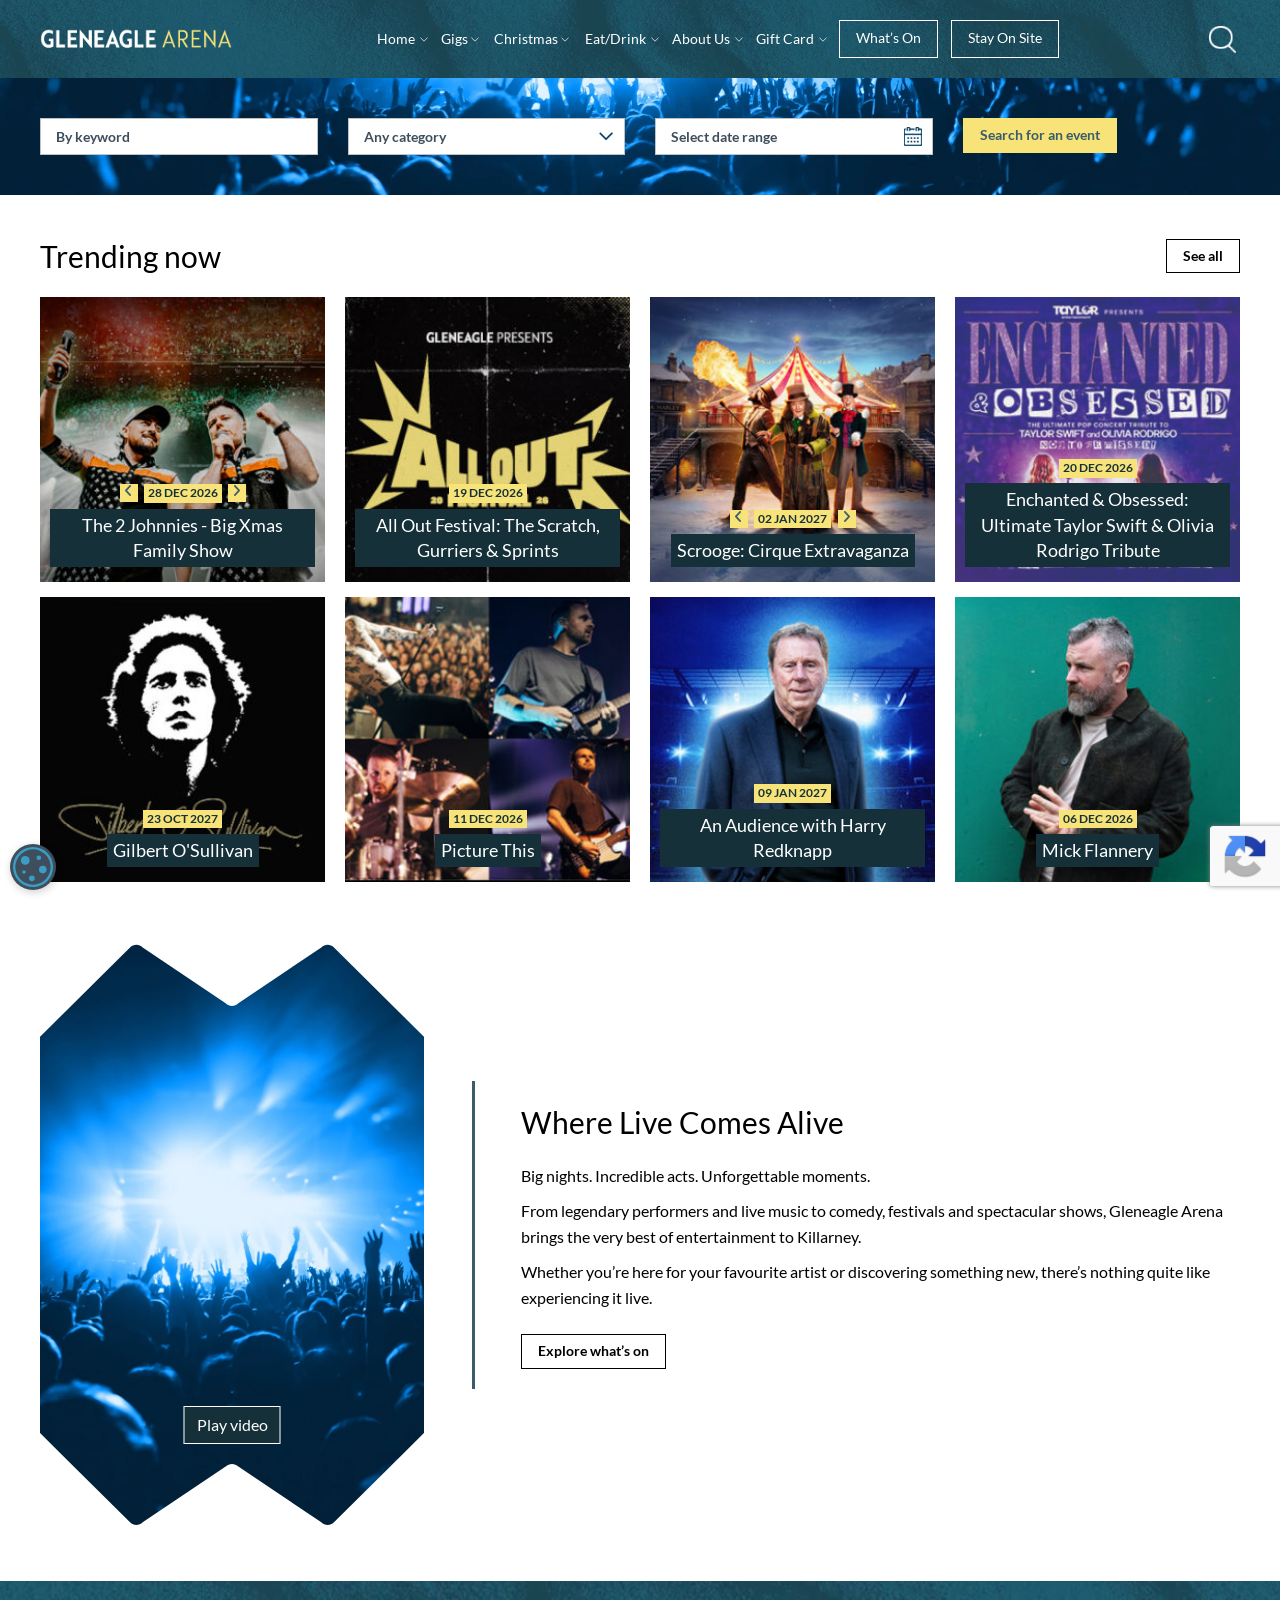
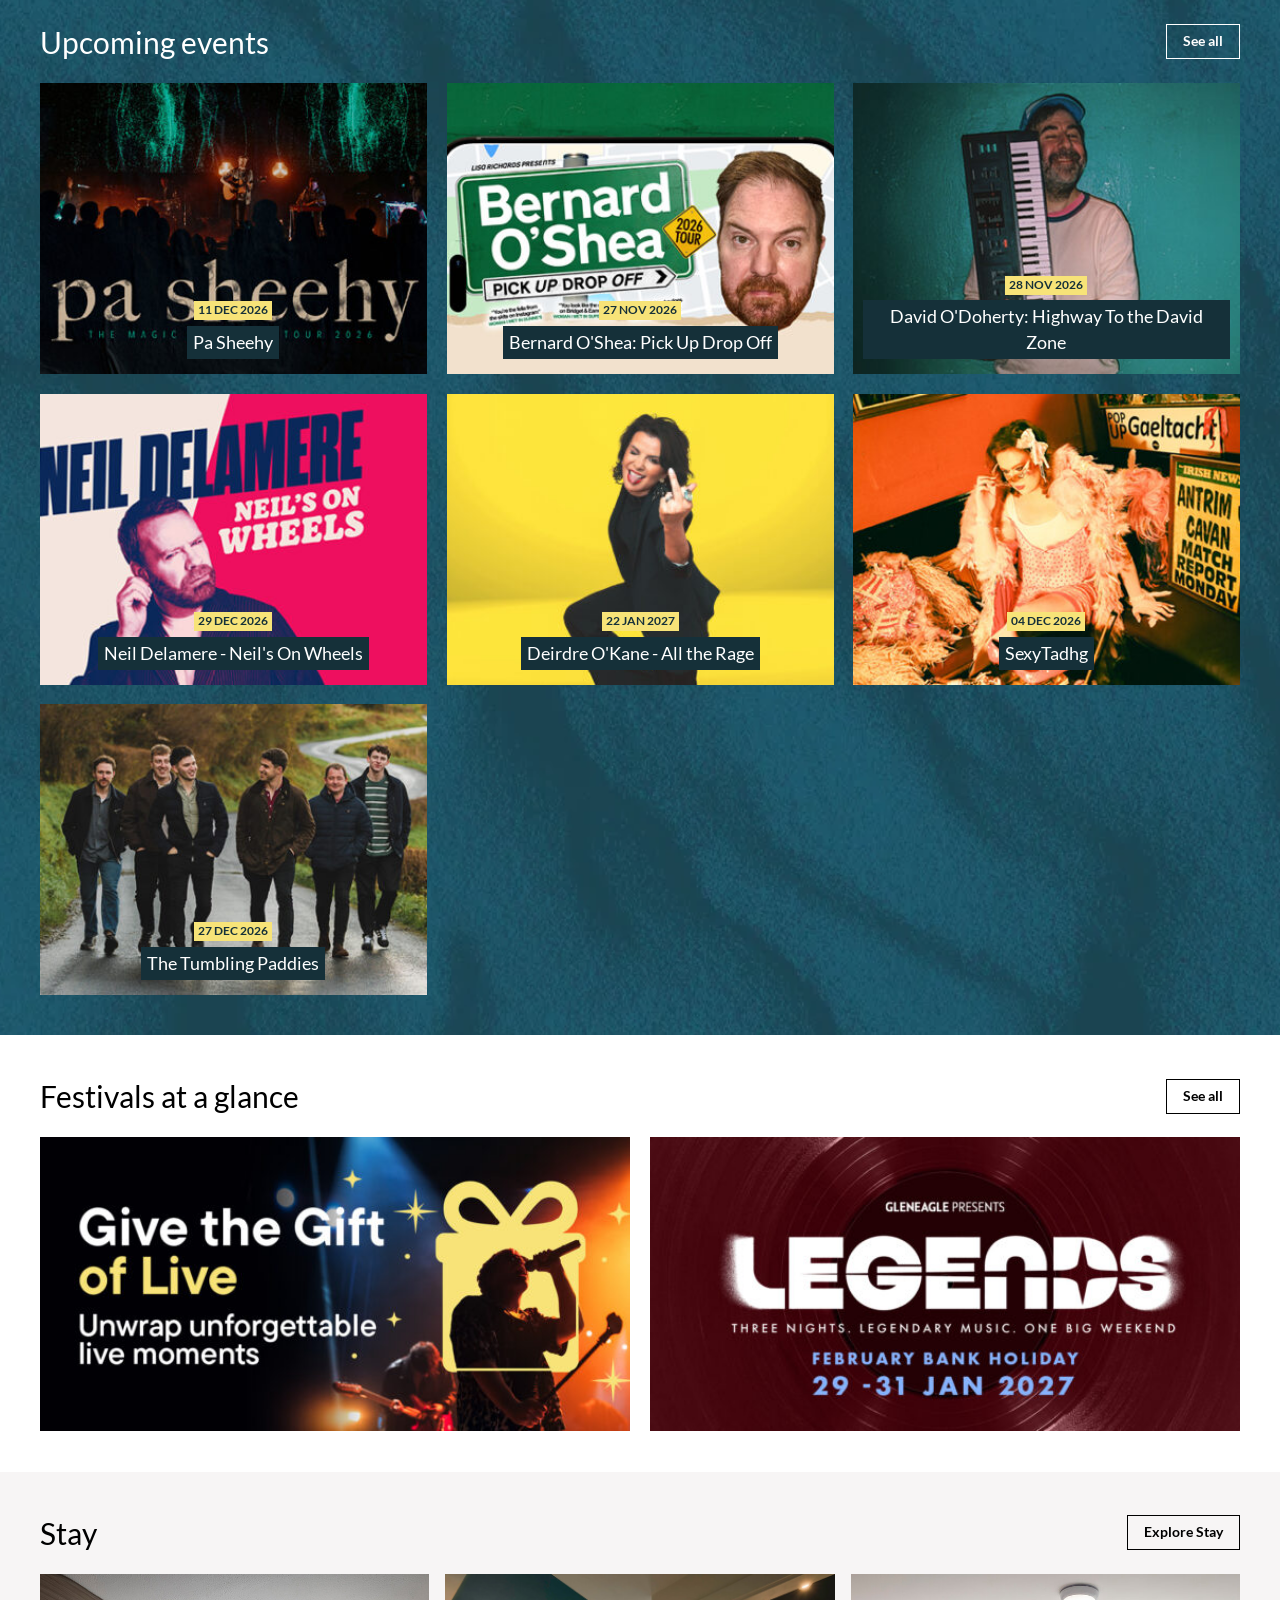
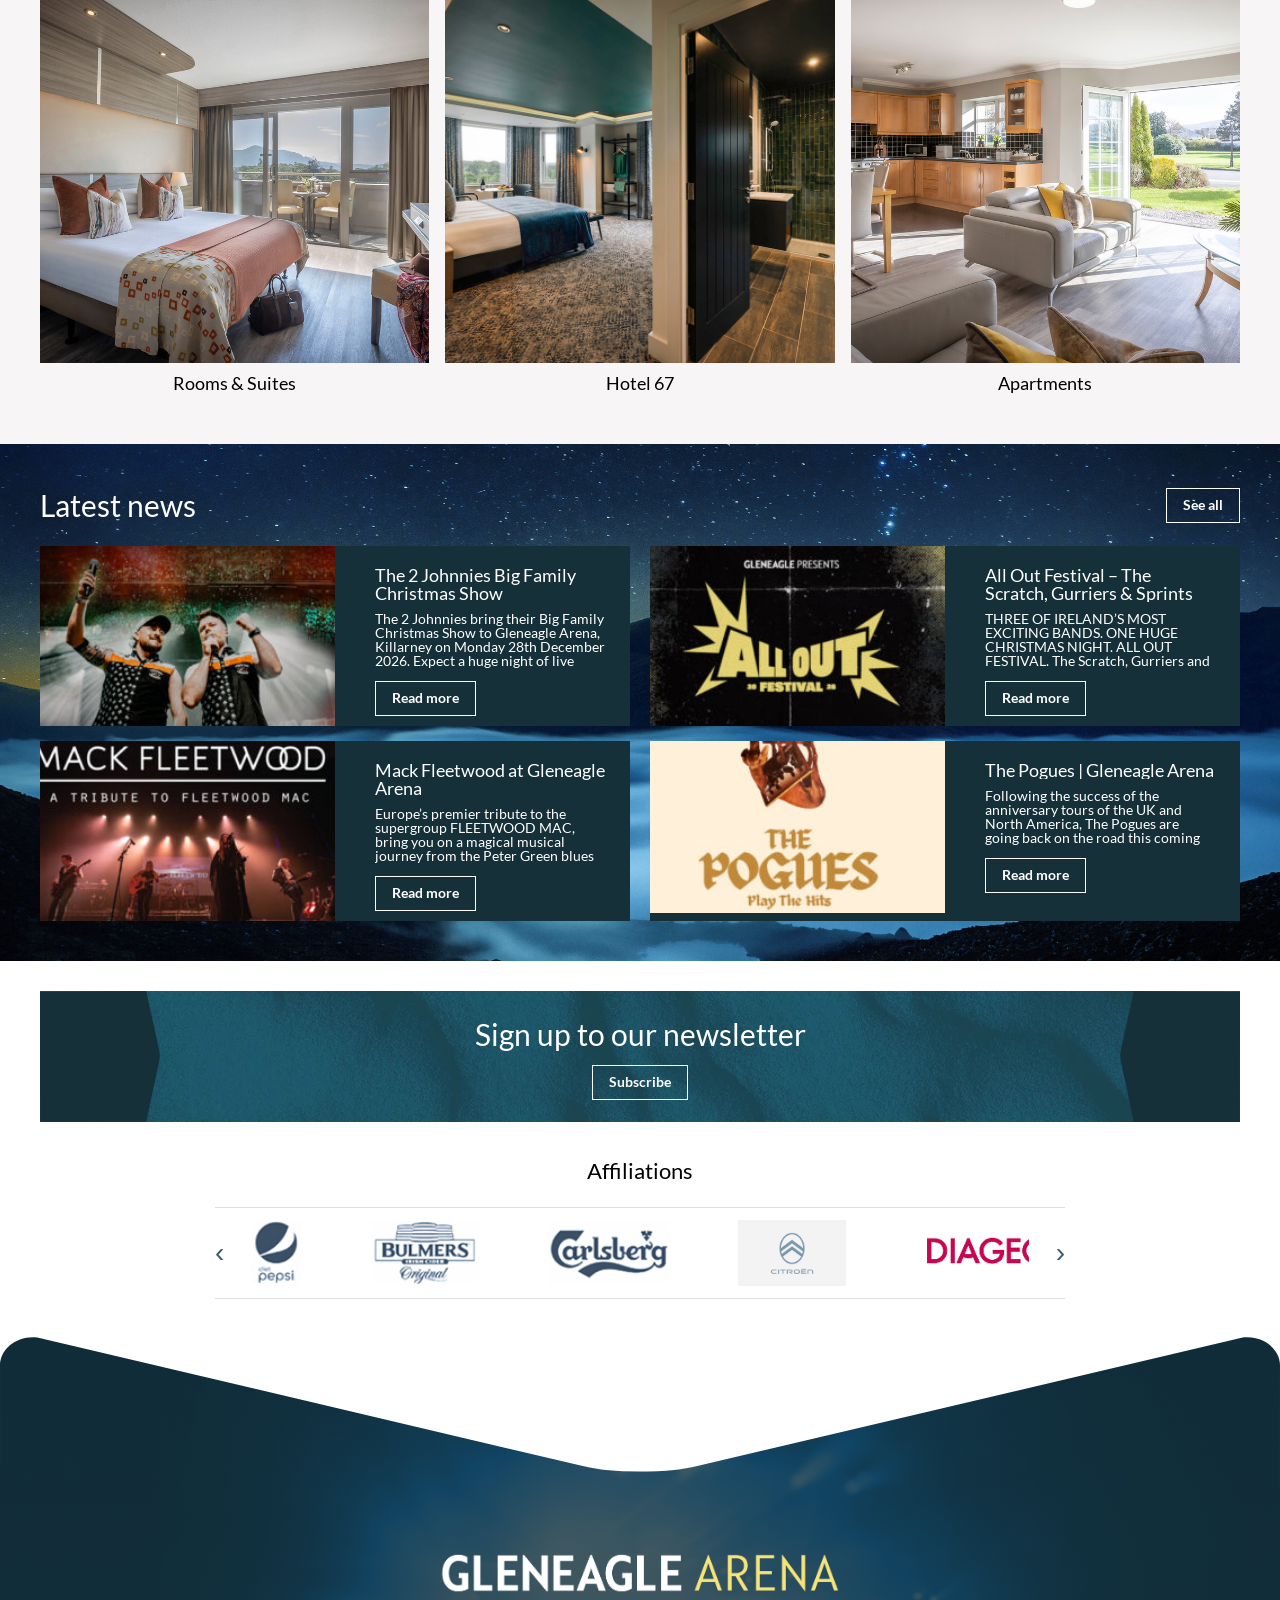
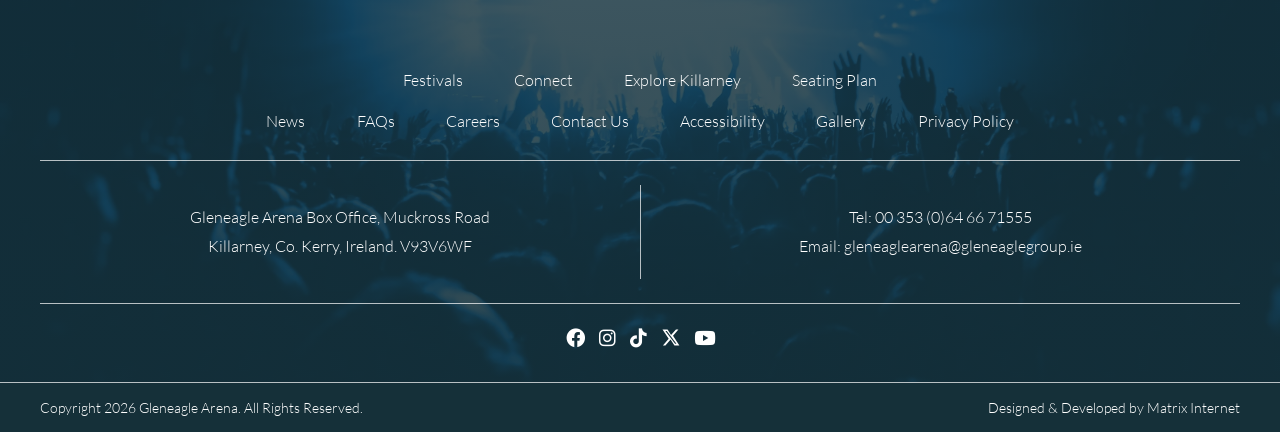
<file: index.html>
<!doctype html>
<html lang="en">

<head>
    <meta charset="utf-8">
    <meta name="viewport" content="width=device-width, initial-scale=1.0, maximum-scale=1.0">

    <link rel="icon" type="image/png" href="assets/favicon-96x96.png" sizes="96x96">
    <link rel="icon" type="image/svg+xml" href="assets/favicon.svg">
    <link rel="shortcut icon" href="assets/favicon.ico">
    <link rel="apple-touch-icon" sizes="180x180" href="assets/apple-touch-icon.png">
    


    <title>Gleneagle Arena Killarney, Co. Kerry Official Website</title>
<meta name="facebook-domain-verification" content="l0zi4yn3i0uyfes6wnpxyz7qhg5jwi">
    <meta name="robots" content="index, follow, max-image-preview:large, max-snippet:-1, max-video-preview:-1">
        
    
	<!-- This site is optimized with the Yoast SEO plugin v28.8 - https://yoast.com/product/yoast-seo-wordpress/ -->
	<meta name="description" content="The official website of Gleneagle Arena Killarney, Co Kerry. Discover upcoming concerts, festivals, family shows, and exclusive events – all at Ireland’s leading venue for unforgettable live experiences! Stay on site at Gleneagle Killarney!">
	
	<meta property="og:locale" content="en_US">
	<meta property="og:type" content="website">
	<meta property="og:title" content="Gleneagle Arena Killarney, Co. Kerry Official Website">
	<meta property="og:description" content="The official website of Gleneagle Arena Killarney, Co Kerry. Discover upcoming concerts, festivals, family shows, and exclusive events – all at Ireland’s leading venue for unforgettable live experiences! Stay on site at Gleneagle Killarney!">
	<meta property="og:url" content="https://gleneaglearena.ie/">
	<meta property="og:site_name" content="Gleneagle Arena Killarney">
	<meta property="article:modified_time" content="2026-11-12T11:56:39+00:00">
	<meta name="twitter:card" content="summary_large_image">
	
	<!-- / Yoast SEO plugin. -->








<style id="wp-img-auto-sizes-contain-inline-css">
img:is([sizes=auto i],[sizes^="auto," i]){contain-intrinsic-size:3000px 1500px}
/*# sourceURL=wp-img-auto-sizes-contain-inline-css */
</style>
<link rel="stylesheet" id="pt-cv-public-style-css" href="assets/cv.css" media="all">
<style id="wp-emoji-styles-inline-css">

	img.wp-smiley, img.emoji {
		display: inline !important;
		border: none !important;
		box-shadow: none !important;
		height: 1em !important;
		width: 1em !important;
		margin: 0 0.07em !important;
		vertical-align: -0.1em !important;
		background: none !important;
		padding: 0 !important;
	}
/*# sourceURL=wp-emoji-styles-inline-css */
</style>
<style id="wp-block-library-inline-css">
:root{--wp-block-synced-color:#7a00df;--wp-block-synced-color--rgb:122,0,223;--wp-bound-block-color:var(--wp-block-synced-color);--wp-editor-canvas-background:#ddd;--wp-admin-theme-color:#007cba;--wp-admin-theme-color--rgb:0,124,186;--wp-admin-theme-color-darker-10:#006ba1;--wp-admin-theme-color-darker-10--rgb:0,107,160.5;--wp-admin-theme-color-darker-20:#005a87;--wp-admin-theme-color-darker-20--rgb:0,90,135;--wp-admin-border-width-focus:2px}@media (min-resolution:192dpi){:root{--wp-admin-border-width-focus:1.5px}}.wp-element-button{cursor:pointer}:root .has-very-light-gray-background-color{background-color:#eee}:root .has-very-dark-gray-background-color{background-color:#313131}:root .has-very-light-gray-color{color:#eee}:root .has-very-dark-gray-color{color:#313131}:root .has-vivid-green-cyan-to-vivid-cyan-blue-gradient-background{background:linear-gradient(135deg,#00d084,#0693e3)}:root .has-purple-crush-gradient-background{background:linear-gradient(135deg,#34e2e4,#4721fb 50%,#ab1dfe)}:root .has-hazy-dawn-gradient-background{background:linear-gradient(135deg,#faaca8,#dad0ec)}:root .has-subdued-olive-gradient-background{background:linear-gradient(135deg,#fafae1,#67a671)}:root .has-atomic-cream-gradient-background{background:linear-gradient(135deg,#fdd79a,#004a59)}:root .has-nightshade-gradient-background{background:linear-gradient(135deg,#330968,#31cdcf)}:root .has-midnight-gradient-background{background:linear-gradient(135deg,#020381,#2874fc)}:root{--wp--preset--font-size--normal:16px;--wp--preset--font-size--huge:42px}.has-regular-font-size{font-size:1em}.has-larger-font-size{font-size:2.625em}.has-normal-font-size{font-size:var(--wp--preset--font-size--normal)}.has-huge-font-size{font-size:var(--wp--preset--font-size--huge)}:root .has-text-align-center{text-align:center}:root .has-text-align-left{text-align:left}:root .has-text-align-right{text-align:right}.has-fit-text{white-space:nowrap!important}#end-resizable-editor-section{display:none}.aligncenter{clear:both}.items-justified-left{justify-content:flex-start}.items-justified-center{justify-content:center}.items-justified-right{justify-content:flex-end}.items-justified-space-between{justify-content:space-between}.screen-reader-text{word-wrap:normal!important;border:0;clip-path:inset(50%);height:1px;margin:-1px;overflow:hidden;padding:0;position:absolute;width:1px;word-break:normal!important}.screen-reader-text:focus{background-color:#ddd;clip-path:none;color:#444;display:block;font-size:1em;height:auto;left:5px;line-height:normal;padding:15px 23px 14px;text-decoration:none;top:5px;width:auto;z-index:100000}html :where(.has-border-color){border-style:solid}html :where([style^=border-color],[style*=";border-color"],[style*="; border-color"]){border-style:solid}html :where([style^=border-top-color],[style*=";border-top-color"],[style*="; border-top-color"]){border-top-style:solid}html :where([style^=border-right-color],[style*=";border-right-color"],[style*="; border-right-color"]){border-right-style:solid}html :where([style^=border-bottom-color],[style*=";border-bottom-color"],[style*="; border-bottom-color"]){border-bottom-style:solid}html :where([style^=border-left-color],[style*=";border-left-color"],[style*="; border-left-color"]){border-left-style:solid}html :where([style^=border-width],[style*=";border-width"],[style*="; border-width"]){border-style:solid}html :where([style^=border-top-width],[style*=";border-top-width"],[style*="; border-top-width"]){border-top-style:solid}html :where([style^=border-right-width],[style*=";border-right-width"],[style*="; border-right-width"]){border-right-style:solid}html :where([style^=border-bottom-width],[style*=";border-bottom-width"],[style*="; border-bottom-width"]){border-bottom-style:solid}html :where([style^=border-left-width],[style*=";border-left-width"],[style*="; border-left-width"]){border-left-style:solid}html :where(img[class*=wp-image-]){height:auto;max-width:100%}:where(figure){margin:0 0 1em}html :where(.is-position-sticky){--wp-admin--admin-bar--position-offset:var(--wp-admin--admin-bar--height,0px)}@media screen and (max-width:600px){html :where(.is-position-sticky){--wp-admin--admin-bar--position-offset:0px}}

/*# sourceURL=/wp-includes/css/dist/block-library/common.min.css */
</style>
<style id="classic-theme-styles-inline-css">
/*! This file is auto-generated */
.wp-block-button__link{color:#fff;background-color:#32373c;border-radius:9999px;box-shadow:none;text-decoration:none;padding:calc(.667em + 2px) calc(1.333em + 2px);font-size:1.125em}.wp-block-file__button{background:#32373c;color:#fff;text-decoration:none}
/*# sourceURL=/wp-includes/css/classic-themes.min.css */
</style>

<style id="global-styles-inline-css">
:root{--wp--preset--aspect-ratio--square: 1;--wp--preset--aspect-ratio--4-3: 4/3;--wp--preset--aspect-ratio--3-4: 3/4;--wp--preset--aspect-ratio--3-2: 3/2;--wp--preset--aspect-ratio--2-3: 2/3;--wp--preset--aspect-ratio--16-9: 16/9;--wp--preset--aspect-ratio--9-16: 9/16;--wp--preset--color--black: #000000;--wp--preset--color--cyan-bluish-gray: #abb8c3;--wp--preset--color--white: #ffffff;--wp--preset--color--pale-pink: #f78da7;--wp--preset--color--vivid-red: #cf2e2e;--wp--preset--color--luminous-vivid-orange: #ff6900;--wp--preset--color--luminous-vivid-amber: #fcb900;--wp--preset--color--light-green-cyan: #7bdcb5;--wp--preset--color--vivid-green-cyan: #00d084;--wp--preset--color--pale-cyan-blue: #8ed1fc;--wp--preset--color--vivid-cyan-blue: #0693e3;--wp--preset--color--vivid-purple: #9b51e0;--wp--preset--gradient--vivid-cyan-blue-to-vivid-purple: linear-gradient(135deg,rgb(6,147,227) 0%,rgb(155,81,224) 100%);--wp--preset--gradient--light-green-cyan-to-vivid-green-cyan: linear-gradient(135deg,rgb(122,220,180) 0%,rgb(0,208,130) 100%);--wp--preset--gradient--luminous-vivid-amber-to-luminous-vivid-orange: linear-gradient(135deg,rgb(252,185,0) 0%,rgb(255,105,0) 100%);--wp--preset--gradient--luminous-vivid-orange-to-vivid-red: linear-gradient(135deg,rgb(255,105,0) 0%,rgb(207,46,46) 100%);--wp--preset--gradient--very-light-gray-to-cyan-bluish-gray: linear-gradient(135deg,rgb(238,238,238) 0%,rgb(169,184,195) 100%);--wp--preset--gradient--cool-to-warm-spectrum: linear-gradient(135deg,rgb(74,234,220) 0%,rgb(151,120,209) 20%,rgb(207,42,186) 40%,rgb(238,44,130) 60%,rgb(251,105,98) 80%,rgb(254,248,76) 100%);--wp--preset--gradient--blush-light-purple: linear-gradient(135deg,rgb(255,206,236) 0%,rgb(152,150,240) 100%);--wp--preset--gradient--blush-bordeaux: linear-gradient(135deg,rgb(254,205,165) 0%,rgb(254,45,45) 50%,rgb(107,0,62) 100%);--wp--preset--gradient--luminous-dusk: linear-gradient(135deg,rgb(255,203,112) 0%,rgb(199,81,192) 50%,rgb(65,88,208) 100%);--wp--preset--gradient--pale-ocean: linear-gradient(135deg,rgb(255,245,203) 0%,rgb(182,227,212) 50%,rgb(51,167,181) 100%);--wp--preset--gradient--electric-grass: linear-gradient(135deg,rgb(202,248,128) 0%,rgb(113,206,126) 100%);--wp--preset--gradient--midnight: linear-gradient(135deg,rgb(2,3,129) 0%,rgb(40,116,252) 100%);--wp--preset--font-size--small: 13px;--wp--preset--font-size--medium: 20px;--wp--preset--font-size--large: 36px;--wp--preset--font-size--x-large: 42px;--wp--preset--spacing--20: 0.44rem;--wp--preset--spacing--30: 0.67rem;--wp--preset--spacing--40: 1rem;--wp--preset--spacing--50: 1.5rem;--wp--preset--spacing--60: 2.25rem;--wp--preset--spacing--70: 3.38rem;--wp--preset--spacing--80: 5.06rem;--wp--preset--shadow--natural: 6px 6px 9px rgba(0, 0, 0, 0.2);--wp--preset--shadow--deep: 12px 12px 50px rgba(0, 0, 0, 0.4);--wp--preset--shadow--sharp: 6px 6px 0px rgba(0, 0, 0, 0.2);--wp--preset--shadow--outlined: 6px 6px 0px -3px rgb(255, 255, 255), 6px 6px rgb(0, 0, 0);--wp--preset--shadow--crisp: 6px 6px 0px rgb(0, 0, 0);}.wp-block-button{--wp--preset--dimension--25: 25%;--wp--preset--dimension--50: 50%;--wp--preset--dimension--75: 75%;--wp--preset--dimension--100: 100%;}:where(body) { margin: 0; }:where(.is-layout-flex){gap: 0.5em;}:where(.is-layout-grid){gap: 0.5em;}body .is-layout-flex{display: flex;}.is-layout-flex{flex-wrap: wrap;align-items: center;}.is-layout-flex > :is(*, div){margin: 0;}body .is-layout-grid{display: grid;}.is-layout-grid > :is(*, div){margin: 0;}body{padding-top: 0px;padding-right: 0px;padding-bottom: 0px;padding-left: 0px;}:root :where(.wp-element-button, .wp-block-button__link){background-color: #32373c;border-width: 0;color: #fff;font-family: inherit;font-size: inherit;font-style: inherit;font-weight: inherit;letter-spacing: inherit;line-height: inherit;padding-top: calc(0.667em + 2px);padding-right: calc(1.333em + 2px);padding-bottom: calc(0.667em + 2px);padding-left: calc(1.333em + 2px);text-decoration: none;text-transform: inherit;}.has-black-color{color: var(--wp--preset--color--black) !important;}.has-cyan-bluish-gray-color{color: var(--wp--preset--color--cyan-bluish-gray) !important;}.has-white-color{color: var(--wp--preset--color--white) !important;}.has-pale-pink-color{color: var(--wp--preset--color--pale-pink) !important;}.has-vivid-red-color{color: var(--wp--preset--color--vivid-red) !important;}.has-luminous-vivid-orange-color{color: var(--wp--preset--color--luminous-vivid-orange) !important;}.has-luminous-vivid-amber-color{color: var(--wp--preset--color--luminous-vivid-amber) !important;}.has-light-green-cyan-color{color: var(--wp--preset--color--light-green-cyan) !important;}.has-vivid-green-cyan-color{color: var(--wp--preset--color--vivid-green-cyan) !important;}.has-pale-cyan-blue-color{color: var(--wp--preset--color--pale-cyan-blue) !important;}.has-vivid-cyan-blue-color{color: var(--wp--preset--color--vivid-cyan-blue) !important;}.has-vivid-purple-color{color: var(--wp--preset--color--vivid-purple) !important;}.has-black-background-color{background-color: var(--wp--preset--color--black) !important;}.has-cyan-bluish-gray-background-color{background-color: var(--wp--preset--color--cyan-bluish-gray) !important;}.has-white-background-color{background-color: var(--wp--preset--color--white) !important;}.has-pale-pink-background-color{background-color: var(--wp--preset--color--pale-pink) !important;}.has-vivid-red-background-color{background-color: var(--wp--preset--color--vivid-red) !important;}.has-luminous-vivid-orange-background-color{background-color: var(--wp--preset--color--luminous-vivid-orange) !important;}.has-luminous-vivid-amber-background-color{background-color: var(--wp--preset--color--luminous-vivid-amber) !important;}.has-light-green-cyan-background-color{background-color: var(--wp--preset--color--light-green-cyan) !important;}.has-vivid-green-cyan-background-color{background-color: var(--wp--preset--color--vivid-green-cyan) !important;}.has-pale-cyan-blue-background-color{background-color: var(--wp--preset--color--pale-cyan-blue) !important;}.has-vivid-cyan-blue-background-color{background-color: var(--wp--preset--color--vivid-cyan-blue) !important;}.has-vivid-purple-background-color{background-color: var(--wp--preset--color--vivid-purple) !important;}.has-black-border-color{border-color: var(--wp--preset--color--black) !important;}.has-cyan-bluish-gray-border-color{border-color: var(--wp--preset--color--cyan-bluish-gray) !important;}.has-white-border-color{border-color: var(--wp--preset--color--white) !important;}.has-pale-pink-border-color{border-color: var(--wp--preset--color--pale-pink) !important;}.has-vivid-red-border-color{border-color: var(--wp--preset--color--vivid-red) !important;}.has-luminous-vivid-orange-border-color{border-color: var(--wp--preset--color--luminous-vivid-orange) !important;}.has-luminous-vivid-amber-border-color{border-color: var(--wp--preset--color--luminous-vivid-amber) !important;}.has-light-green-cyan-border-color{border-color: var(--wp--preset--color--light-green-cyan) !important;}.has-vivid-green-cyan-border-color{border-color: var(--wp--preset--color--vivid-green-cyan) !important;}.has-pale-cyan-blue-border-color{border-color: var(--wp--preset--color--pale-cyan-blue) !important;}.has-vivid-cyan-blue-border-color{border-color: var(--wp--preset--color--vivid-cyan-blue) !important;}.has-vivid-purple-border-color{border-color: var(--wp--preset--color--vivid-purple) !important;}.has-vivid-cyan-blue-to-vivid-purple-gradient-background{background: var(--wp--preset--gradient--vivid-cyan-blue-to-vivid-purple) !important;}.has-light-green-cyan-to-vivid-green-cyan-gradient-background{background: var(--wp--preset--gradient--light-green-cyan-to-vivid-green-cyan) !important;}.has-luminous-vivid-amber-to-luminous-vivid-orange-gradient-background{background: var(--wp--preset--gradient--luminous-vivid-amber-to-luminous-vivid-orange) !important;}.has-luminous-vivid-orange-to-vivid-red-gradient-background{background: var(--wp--preset--gradient--luminous-vivid-orange-to-vivid-red) !important;}.has-very-light-gray-to-cyan-bluish-gray-gradient-background{background: var(--wp--preset--gradient--very-light-gray-to-cyan-bluish-gray) !important;}.has-cool-to-warm-spectrum-gradient-background{background: var(--wp--preset--gradient--cool-to-warm-spectrum) !important;}.has-blush-light-purple-gradient-background{background: var(--wp--preset--gradient--blush-light-purple) !important;}.has-blush-bordeaux-gradient-background{background: var(--wp--preset--gradient--blush-bordeaux) !important;}.has-luminous-dusk-gradient-background{background: var(--wp--preset--gradient--luminous-dusk) !important;}.has-pale-ocean-gradient-background{background: var(--wp--preset--gradient--pale-ocean) !important;}.has-electric-grass-gradient-background{background: var(--wp--preset--gradient--electric-grass) !important;}.has-midnight-gradient-background{background: var(--wp--preset--gradient--midnight) !important;}.has-small-font-size{font-size: var(--wp--preset--font-size--small) !important;}.has-medium-font-size{font-size: var(--wp--preset--font-size--medium) !important;}.has-large-font-size{font-size: var(--wp--preset--font-size--large) !important;}.has-x-large-font-size{font-size: var(--wp--preset--font-size--x-large) !important;}
/*# sourceURL=global-styles-inline-css */
</style>

<link rel="stylesheet" id="font_lato-css" href="assets/lato.css" media="all">
<link rel="stylesheet" id="reset-css" href="assets/reset.css" media="all">
<link rel="stylesheet" id="matrix_grid-css" href="assets/matrix_grid.css" media="all">
<link rel="stylesheet" id="awesome-css" href="assets/font-awesome.css" media="all">
<link rel="stylesheet" id="select2-css" href="assets/select2.min.css" media="all">
<link rel="stylesheet" id="daterangepicker-css" href="assets/daterangepicker.css" media="all">
<link rel="stylesheet" id="carousel-css" href="assets/owl.carousel.css" media="all">
<link rel="stylesheet" id="photobox-css" href="assets/photobox.css" media="all">
<link rel="stylesheet" id="photobox_ie-css" href="assets/photobox.ie.css" media="all">
<link rel="stylesheet" id="photobox_style-css" href="assets/photobox-style.css" media="all">
<link rel="stylesheet" id="flickity-css" href="assets/flickity.min.css" media="all">
<link rel="stylesheet" id="custom-css" href="assets/style.css" media="all">
<link rel="stylesheet" id="bernard-css" href="assets/bernard.css" media="all">
<link rel="stylesheet" id="heateor_sss_frontend_css-css" href="assets/sassy-social-share-public.css" media="all">
<style id="heateor_sss_frontend_css-inline-css">
.heateor_sss_button_instagram span.heateor_sss_svg,a.heateor_sss_instagram span.heateor_sss_svg{background:radial-gradient(circle at 30% 107%,#fdf497 0,#fdf497 5%,#fd5949 45%,#d6249f 60%,#285aeb 90%)}.heateor_sss_horizontal_sharing .heateor_sss_svg,.heateor_sss_standard_follow_icons_container .heateor_sss_svg{color:#fff;border-width:0px;border-style:solid;border-color:transparent}.heateor_sss_horizontal_sharing .heateorSssTCBackground{color:#666}.heateor_sss_horizontal_sharing span.heateor_sss_svg:hover,.heateor_sss_standard_follow_icons_container span.heateor_sss_svg:hover{border-color:transparent;}.heateor_sss_vertical_sharing span.heateor_sss_svg,.heateor_sss_floating_follow_icons_container span.heateor_sss_svg{color:#fff;border-width:0px;border-style:solid;border-color:transparent;}.heateor_sss_vertical_sharing .heateorSssTCBackground{color:#666;}.heateor_sss_vertical_sharing span.heateor_sss_svg:hover,.heateor_sss_floating_follow_icons_container span.heateor_sss_svg:hover{border-color:transparent;}@media screen and (max-width:783px) {.heateor_sss_vertical_sharing{display:none!important}}div.heateor_sss_mobile_footer{display:none;}@media screen and (max-width:783px){div.heateor_sss_bottom_sharing .heateorSssTCBackground{background-color:white}div.heateor_sss_bottom_sharing{width:100%!important;left:0!important;}div.heateor_sss_bottom_sharing a{width:11.111111111111% !important;}div.heateor_sss_bottom_sharing .heateor_sss_svg{width: 100% !important;}div.heateor_sss_bottom_sharing div.heateorSssTotalShareCount{font-size:1em!important;line-height:28px!important}div.heateor_sss_bottom_sharing div.heateorSssTotalShareText{font-size:.7em!important;line-height:0px!important}div.heateor_sss_mobile_footer{display:block;height:40px;}.heateor_sss_bottom_sharing{padding:0!important;display:block!important;width:auto!important;bottom:-2px!important;top: auto!important;}.heateor_sss_bottom_sharing .heateor_sss_square_count{line-height:inherit;}.heateor_sss_bottom_sharing .heateorSssSharingArrow{display:none;}.heateor_sss_bottom_sharing .heateorSssTCBackground{margin-right:1.1em!important}}
/*# sourceURL=heateor_sss_frontend_css-inline-css */
</style>
<link rel="stylesheet" id="ubermenu-css" href="assets/ubermenu.min.css" media="all">
<link rel="stylesheet" id="ubermenu-custom-stylesheet-css" href="assets/custom.css" media="all">
<script id="jquery-core-js" src="assets/jquery.min.js"></script>
<script id="jquery-migrate-js" src="assets/jquery-migrate.min.js"></script>


<script id="ubermenu-font-awesome4-shim-js" defer src="assets/v4-shims.min.js"></script>

<meta name="generator" content="WordPress 7.1.5">

<style id="ubermenu-custom-generated-css">
/** Font Awesome 4 Compatibility **/
.fa{font-style:normal;font-variant:normal;font-weight:normal;font-family:FontAwesome;}

/** UberMenu Responsive Styles (Breakpoint Setting) **/
@media screen and (min-width: 1024px){
  .ubermenu{ display:block !important; } .ubermenu-responsive .ubermenu-item.ubermenu-hide-desktop{ display:none !important; } .ubermenu-responsive.ubermenu-retractors-responsive .ubermenu-retractor-mobile{ display:none; }   /* Force current submenu always open but below others */ .ubermenu-force-current-submenu .ubermenu-item-level-0.ubermenu-current-menu-item > .ubermenu-submenu-drop, .ubermenu-force-current-submenu .ubermenu-item-level-0.ubermenu-current-menu-ancestor > .ubermenu-submenu-drop {     display: block!important;     opacity: 1!important;     visibility: visible!important;     margin: 0!important;     top: auto!important;     height: auto;     z-index:19; }   /* Invert Horizontal menu to make subs go up */ .ubermenu-invert.ubermenu-horizontal .ubermenu-item-level-0 > .ubermenu-submenu-drop{      top:auto;      bottom:100%; } .ubermenu-invert.ubermenu-horizontal.ubermenu-sub-indicators .ubermenu-item-level-0.ubermenu-has-submenu-drop > .ubermenu-target > .ubermenu-sub-indicator{ transform:rotate(180deg); } /* Make second level flyouts fly up */ .ubermenu-invert.ubermenu-horizontal .ubermenu-submenu .ubermenu-item.ubermenu-active > .ubermenu-submenu-type-flyout{     top:auto;     bottom:0; } /* Clip the submenus properly when inverted */ .ubermenu-invert.ubermenu-horizontal .ubermenu-item-level-0 > .ubermenu-submenu-drop{     clip: rect(-5000px,5000px,auto,-5000px); }    /* Invert Vertical menu to make subs go left */ .ubermenu-invert.ubermenu-vertical .ubermenu-item-level-0 > .ubermenu-submenu-drop{   right:100%;   left:auto; } .ubermenu-invert.ubermenu-vertical.ubermenu-sub-indicators .ubermenu-item-level-0.ubermenu-item-has-children > .ubermenu-target > .ubermenu-sub-indicator{   right:auto;   left:10px; transform:rotate(90deg); } .ubermenu-vertical.ubermenu-invert .ubermenu-item > .ubermenu-submenu-drop {   clip: rect(-5000px,5000px,5000px,-5000px); } /* Vertical Flyout > Flyout */ .ubermenu-vertical.ubermenu-invert.ubermenu-sub-indicators .ubermenu-has-submenu-drop > .ubermenu-target{   padding-left:25px; } .ubermenu-vertical.ubermenu-invert .ubermenu-item > .ubermenu-target > .ubermenu-sub-indicator {   right:auto;   left:10px;   transform:rotate(90deg); } .ubermenu-vertical.ubermenu-invert .ubermenu-item > .ubermenu-submenu-drop.ubermenu-submenu-type-flyout, .ubermenu-vertical.ubermenu-invert .ubermenu-submenu-type-flyout > .ubermenu-item > .ubermenu-submenu-drop {   right: 100%;   left: auto; }  .ubermenu-responsive-toggle{ display:none; }
}
@media screen and (max-width: 1023px){
   .ubermenu-responsive-toggle, .ubermenu-sticky-toggle-wrapper { display: block; }  .ubermenu-responsive{ width:100%; max-height:500px; visibility:visible; overflow:visible;  -webkit-transition:max-height 1s ease-in; transition:max-height .3s ease-in; } .ubermenu-responsive.ubermenu-items-align-center{     text-align:left; } .ubermenu-responsive.ubermenu{ margin:0; } .ubermenu-responsive.ubermenu .ubermenu-nav{ display:block; }  .ubermenu-responsive.ubermenu-responsive-nocollapse, .ubermenu-repsonsive.ubermenu-no-transitions{ display:block; max-height:none; }  .ubermenu-responsive.ubermenu-responsive-collapse{ max-height:none; visibility:visible; overflow:visible; } .ubermenu-responsive.ubermenu-responsive-collapse{ max-height:0; overflow:hidden !important; visibility:hidden; } .ubermenu-responsive.ubermenu-in-transition, .ubermenu-responsive.ubermenu-in-transition .ubermenu-nav{ overflow:hidden !important; visibility:visible; } .ubermenu-responsive.ubermenu-responsive-collapse:not(.ubermenu-in-transition){ border-top-width:0; border-bottom-width:0; } .ubermenu-responsive.ubermenu-responsive-collapse .ubermenu-item .ubermenu-submenu{ display:none; }  .ubermenu-responsive .ubermenu-item-level-0{ width:50%; } .ubermenu-responsive.ubermenu-responsive-single-column .ubermenu-item-level-0{ float:none; clear:both; width:100%; } .ubermenu-responsive .ubermenu-item.ubermenu-item-level-0 > .ubermenu-target{ border:none; box-shadow:none; } .ubermenu-responsive .ubermenu-item.ubermenu-has-submenu-flyout{ position:static; } .ubermenu-responsive.ubermenu-sub-indicators .ubermenu-submenu-type-flyout .ubermenu-has-submenu-drop > .ubermenu-target > .ubermenu-sub-indicator{ transform:rotate(0); right:10px; left:auto; } .ubermenu-responsive .ubermenu-nav .ubermenu-item .ubermenu-submenu.ubermenu-submenu-drop{ width:100%; min-width:100%; max-width:100%; top:auto; left:0 !important; } .ubermenu-responsive.ubermenu-has-border .ubermenu-nav .ubermenu-item .ubermenu-submenu.ubermenu-submenu-drop{ left: -1px !important; /* For borders */ } .ubermenu-responsive .ubermenu-submenu.ubermenu-submenu-type-mega > .ubermenu-item.ubermenu-column{ min-height:0; border-left:none;  float:left; /* override left/center/right content alignment */ display:block; } .ubermenu-responsive .ubermenu-item.ubermenu-active > .ubermenu-submenu.ubermenu-submenu-type-mega{     max-height:none;     height:auto;/*prevent overflow scrolling since android is still finicky*/     overflow:visible; } .ubermenu-responsive.ubermenu-transition-slide .ubermenu-item.ubermenu-in-transition > .ubermenu-submenu-drop{ max-height:1000px; /* because of slide transition */ } .ubermenu .ubermenu-submenu-type-flyout .ubermenu-submenu-type-mega{ min-height:0; } .ubermenu.ubermenu-responsive .ubermenu-column, .ubermenu.ubermenu-responsive .ubermenu-column-auto{ min-width:50%; } .ubermenu.ubermenu-responsive .ubermenu-autoclear > .ubermenu-column{ clear:none; } .ubermenu.ubermenu-responsive .ubermenu-column:nth-of-type(2n+1){ clear:both; } .ubermenu.ubermenu-responsive .ubermenu-submenu-retractor-top:not(.ubermenu-submenu-retractor-top-2) .ubermenu-column:nth-of-type(2n+1){ clear:none; } .ubermenu.ubermenu-responsive .ubermenu-submenu-retractor-top:not(.ubermenu-submenu-retractor-top-2) .ubermenu-column:nth-of-type(2n+2){ clear:both; }  .ubermenu-responsive-single-column-subs .ubermenu-submenu .ubermenu-item { float: none; clear: both; width: 100%; min-width: 100%; }   .ubermenu.ubermenu-responsive .ubermenu-tabs, .ubermenu.ubermenu-responsive .ubermenu-tabs-group, .ubermenu.ubermenu-responsive .ubermenu-tab, .ubermenu.ubermenu-responsive .ubermenu-tab-content-panel{ /** TABS SHOULD BE 100%  ACCORDION */ width:100%; min-width:100%; max-width:100%; left:0; } .ubermenu.ubermenu-responsive .ubermenu-tabs, .ubermenu.ubermenu-responsive .ubermenu-tab-content-panel{ min-height:0 !important;/* Override Inline Style from JS */ } .ubermenu.ubermenu-responsive .ubermenu-tabs{ z-index:15; } .ubermenu.ubermenu-responsive .ubermenu-tab-content-panel{ z-index:20; } /* Tab Layering */ .ubermenu-responsive .ubermenu-tab{ position:relative; } .ubermenu-responsive .ubermenu-tab.ubermenu-active{ position:relative; z-index:20; } .ubermenu-responsive .ubermenu-tab > .ubermenu-target{ border-width:0 0 1px 0; } .ubermenu-responsive.ubermenu-sub-indicators .ubermenu-tabs > .ubermenu-tabs-group > .ubermenu-tab.ubermenu-has-submenu-drop > .ubermenu-target > .ubermenu-sub-indicator{ transform:rotate(0); right:10px; left:auto; }  .ubermenu-responsive .ubermenu-tabs > .ubermenu-tabs-group > .ubermenu-tab > .ubermenu-tab-content-panel{ top:auto; border-width:1px; } .ubermenu-responsive .ubermenu-tab-layout-bottom > .ubermenu-tabs-group{ /*position:relative;*/ }   .ubermenu-reponsive .ubermenu-item-level-0 > .ubermenu-submenu-type-stack{ /* Top Level Stack Columns */ position:relative; }  .ubermenu-responsive .ubermenu-submenu-type-stack .ubermenu-column, .ubermenu-responsive .ubermenu-submenu-type-stack .ubermenu-column-auto{ /* Stack Columns */ width:100%; max-width:100%; }   .ubermenu-responsive .ubermenu-item-mini{ /* Mini items */ min-width:0; width:auto; float:left; clear:none !important; } .ubermenu-responsive .ubermenu-item.ubermenu-item-mini > a.ubermenu-target{ padding-left:20px; padding-right:20px; }   .ubermenu-responsive .ubermenu-item.ubermenu-hide-mobile{ /* Hiding items */ display:none !important; }  .ubermenu-responsive.ubermenu-hide-bkgs .ubermenu-submenu.ubermenu-submenu-bkg-img{ /** Hide Background Images in Submenu */ background-image:none; } .ubermenu.ubermenu-responsive .ubermenu-item-level-0.ubermenu-item-mini{ min-width:0; width:auto; } .ubermenu-vertical .ubermenu-item.ubermenu-item-level-0{ width:100%; } .ubermenu-vertical.ubermenu-sub-indicators .ubermenu-item-level-0.ubermenu-item-has-children > .ubermenu-target > .ubermenu-sub-indicator{ right:10px; left:auto; transform:rotate(0); } .ubermenu-vertical .ubermenu-item.ubermenu-item-level-0.ubermenu-relative.ubermenu-active > .ubermenu-submenu-drop.ubermenu-submenu-align-vertical_parent_item{     top:auto; }   .ubermenu.ubermenu-responsive .ubermenu-tabs{     position:static; } /* Tabs on Mobile with mouse (but not click) - leave space to hover off */ .ubermenu:not(.ubermenu-is-mobile):not(.ubermenu-submenu-indicator-closes) .ubermenu-submenu .ubermenu-tab[data-ubermenu-trigger="mouseover"] .ubermenu-tab-content-panel, .ubermenu:not(.ubermenu-is-mobile):not(.ubermenu-submenu-indicator-closes) .ubermenu-submenu .ubermenu-tab[data-ubermenu-trigger="hover_intent"] .ubermenu-tab-content-panel{     margin-left:6%; width:94%; min-width:94%; }  /* Sub indicator close visibility */ .ubermenu.ubermenu-submenu-indicator-closes .ubermenu-active > .ubermenu-target > .ubermenu-sub-indicator-close{ display:block; } .ubermenu.ubermenu-submenu-indicator-closes .ubermenu-active > .ubermenu-target > .ubermenu-sub-indicator{ display:none; }  .ubermenu .ubermenu-tabs .ubermenu-tab-content-panel{     box-shadow: 0 5px 10px rgba(0,0,0,.075); }  .ubermenu-responsive-toggle{ display:block; }
}
@media screen and (max-width: 480px){
  .ubermenu.ubermenu-responsive .ubermenu-item-level-0{ width:100%; } .ubermenu.ubermenu-responsive .ubermenu-column, .ubermenu.ubermenu-responsive .ubermenu-column-auto{ min-width:100%; } .ubermenu .ubermenu-autocolumn:not(:first-child), .ubermenu .ubermenu-autocolumn:not(:first-child) .ubermenu-submenu-type-stack{     padding-top:0; } .ubermenu .ubermenu-autocolumn:not(:last-child), .ubermenu .ubermenu-autocolumn:not(:last-child) .ubermenu-submenu-type-stack{     padding-bottom:0; } .ubermenu .ubermenu-autocolumn > .ubermenu-submenu-type-stack > .ubermenu-item-normal:first-child{     margin-top:0; } 
}


/** UberMenu Custom Menu Styles (Customizer) **/
/* main */
 .ubermenu-main.ubermenu-transition-fade .ubermenu-item .ubermenu-submenu-drop { margin-top:0; }


/* Status: Loaded from Transient */

</style><style>.recentcomments a{display:inline !important;padding:0 !important;margin:0 !important;}</style><link rel="icon" href="assets/cropped-favicon-ga-new-32x32.png" sizes="32x32">
<link rel="icon" href="assets/cropped-favicon-ga-new-192x192.png" sizes="192x192">
<link rel="apple-touch-icon" href="assets/cropped-favicon-ga-new-180x180.png">
<meta name="msapplication-TileImage" content="https://gleneaglearena.ie/wp-content/uploads/2025/06/cropped-favicon-ga-new-270x270.png">
<style id="wp-custom-css">


#gathering-signup #mc_embed_signup {width:100%; background-color:rgb(128, 189, 22); padding:20px; color:#fff; }
#gathering-signup #mc_embed_signup label {font-size: 30px; padding-right:20px; border-style: none;color:#287c3b;}
#gathering-signup #mc_embed_signup .email { display:block; width:100%; margin-top:10px;}
#gathering-signup #mc_embed_signup .button {font-size: 14px; padding:0 10px; margin-top:10px; text-transform: uppercase; background-color: #fff; border-style: none; color:#287c3b;}

#package #bookassist_form #DatesForm .county_hotel_select .cs_hotel[value="3828_2"]{
	display: none !important;
} 

#package #bookassist_form #DatesForm .county_hotel_select .cs_hotel[value="1012_2"] {
	display: none !important;
} 

#package #bookassist_form #DatesForm .county_hotel_select .cs_hotel[value="3844_2"] {
	display: none !important;
} 

#package #bookassist_form #DatesForm .county_hotel_select .cs_hotel[value="3828_2"] {
	display: none !important;
}

#package #bookassist_form #DatesForm .county_hotel_select .cs_hotel[value="3084_2"] {
	display: none !important;
}

#package #bookassist_form #DatesForm .county_hotel_select .cs_hotel[value="2909_2"] {
	display: none !important;
}

#package #bookassist_form #DatesForm .county_hotel_select .cs_hotel[value="1303_2"] {
	display: none !important;
}

#package #bookassist_form #DatesForm .county_hotel_select .cs_hotel[value="3842_2"]
{
	display: none !important;
}

.iso-logos {
    margin-top: 1em;
    object-fit: contain;
    display: flex;
justify-content: flex-start;
    align-items: center;
	margin-bottom: 1em;
}

.iso-logos img {
		object-fit: contain;
}

@media (max-width: 767px) {
	.iso-logos img {
		width:100%;
    max-width: 400px;
}

}

.the_content .row_layout:before,
.the_content .row_layout:after,
.the_content .content_block:before,
.the_content .content_block:after {
    position: static !important; 
}
/* =========================================================
Gleneagle Arena: Food & Drink landing section
========================================================= */

.ga-dining {
--ga-teal: #2d5869;
--ga-teal-dark: #1d3d4a;
--ga-yellow: #f5df6d;
--ga-yellow-hover: #e9cd49;
--ga-cream: #f7f5f1;
--ga-text: #314b56;
--ga-muted: #64757c;
--ga-white: #ffffff;
--ga-shadow: 0 10px 30px rgba(25, 55, 65, 0.12);

background: var(--ga-cream);
padding: 72px 24px 76px;
}

.ga-dining *,
.ga-dining *::before,
.ga-dining *::after {
box-sizing: border-box;
}

.ga-dining__container {
width: min(100%, 1340px);
margin: 0 auto;
}

.ga-dining__intro {
max-width: 760px;
margin: 0 auto 48px;
text-align: center;
}

.ga-dining__eyebrow {
margin: 0 0 10px;
color: var(--ga-teal);
font-size: 0.78rem;
font-weight: 700;
letter-spacing: 0.12em;
line-height: 1.2;
text-transform: uppercase;
}

.ga-dining__intro h1 {
margin: 0;
color: var(--ga-teal);
font-size: clamp(2rem, 4vw, 3.2rem);
font-weight: 700;
line-height: 1.12;
}

.ga-dining__intro h2 {
margin: 16px 0 12px;
color: var(--ga-teal-dark);
font-size: clamp(1.25rem, 2vw, 1.65rem);
font-weight: 600;
line-height: 1.25;
}

.ga-dining__intro p {
margin: 0;
color: var(--ga-muted);
font-size: 1.05rem;
line-height: 1.7;
}

.ga-dining__grid {
display: grid;
grid-template-columns: repeat(3, minmax(0, 1fr));
gap: 28px;
}

.ga-dining__card {
display: flex;
flex-direction: column;
overflow: hidden;
background: var(--ga-white);
box-shadow: var(--ga-shadow);
transition: transform 220ms ease, box-shadow 220ms ease;
}

.ga-dining__card:hover {
box-shadow: 0 16px 38px rgba(25, 55, 65, 0.18);
transform: translateY(-5px);
}

.ga-dining__image-link {
display: block;
overflow: hidden;
background: var(--ga-teal-dark);
}

.ga-dining__image-link img {
display: block;
width: 100%;
aspect-ratio: 4 / 3;
object-fit: cover;
transition: transform 450ms ease;
}

.ga-dining__card:hover .ga-dining__image-link img {
transform: scale(1.045);
}

.ga-dining__content {
display: flex;
flex: 1;
flex-direction: column;
padding: 28px 28px 30px;
}

.ga-dining__content h3 {
margin: 0 0 12px;
color: var(--ga-teal);
font-size: 1.55rem;
font-weight: 700;
line-height: 1.2;
}

.ga-dining__content p {
margin: 0 0 24px;
color: var(--ga-text);
font-size: 1rem;
line-height: 1.65;
}

.ga-dining__button {
display: inline-flex;
align-items: center;
justify-content: space-between;
gap: 14px;
width: fit-content;
margin-top: auto;
padding: 13px 18px;
color: var(--ga-teal-dark);
background: var(--ga-yellow);
border: 2px solid var(--ga-yellow);
font-size: 0.95rem;
font-weight: 700;
line-height: 1.2;
text-decoration: none;
transition: background-color 180ms ease, border-color 180ms ease,
color 180ms ease;
}

.ga-dining__button:hover,
.ga-dining__button:focus-visible {
color: var(--ga-white);
background: var(--ga-teal);
border-color: var(--ga-teal);
}

.ga-dining__button span {
font-size: 1.25rem;
line-height: 0.9;
transition: transform 180ms ease;
}

.ga-dining__button:hover span,
.ga-dining__button:focus-visible span {
transform: translateX(4px);
}

.ga-dining__image-link:focus-visible,
.ga-dining__button:focus-visible {
outline: 3px solid #111111;
outline-offset: 4px;
}

.ga-dining__footer-note {
max-width: 760px;
margin: 38px auto 0;
color: var(--ga-muted);
font-size: 0.95rem;
line-height: 1.6;
text-align: center;
}

/* Tablet */
@media (max-width: 960px) {
.ga-dining {
padding: 60px 22px 64px;
}

.ga-dining__grid {
grid-template-columns: repeat(2, minmax(0, 1fr));
}

.ga-dining__card:last-child {
grid-column: 1 / -1;
width: min(100%, 520px);
margin: 0 auto;
}
}

/* Mobile */
@media (max-width: 640px) {
.ga-dining {
padding: 48px 18px 54px;
}

.ga-dining__intro {
margin-bottom: 32px;
text-align: left;
}

.ga-dining__grid {
grid-template-columns: 1fr;
gap: 22px;
}

.ga-dining__card:last-child {
grid-column: auto;
width: 100%;
}

.ga-dining__content {
padding: 23px 22px 24px;
}

.ga-dining__button {
width: 100%;
}

.ga-dining__footer-note {
margin-top: 30px;
text-align: left;
}
}

/* Respect visitors who prefer reduced motion */
@media (prefers-reduced-motion: reduce) {
.ga-dining__card,
.ga-dining__image-link img,
.ga-dining__button,
.ga-dining__button span {
transition: none;
}

.ga-dining__card:hover {
transform: none;
}
}
/* White background and readable text for the dining introduction */
.ga-dining .ga-dining__intro {
  background: #ffffff !important;
  padding: 32px 24px;
}

.ga-dining .ga-dining__intro h1,
.ga-dining .ga-dining__intro h2 {
  color: #2d5869 !important;
}

.ga-dining .ga-dining__intro p {
  color: #42545c !important;
}
/* Three equal cards side-by-side on desktop */
.ga-dining .ga-dining__grid {
  display: grid !important;
  grid-template-columns: repeat(3, minmax(0, 1fr)) !important;
  gap: 28px !important;
  align-items: stretch;
  width: 100%;
}

/* Reset positioning and widths for every card,
   including the previous last-card tablet rule */
.ga-dining .ga-dining__grid > .ga-dining__card {
  grid-column: auto !important;
  grid-row: auto !important;
  width: 100% !important;
  max-width: none !important;
  min-width: 0;
  margin: 0 !important;
  float: none !important;
}

/* Stack all three cards on smaller screens */
@media (max-width: 767px) {
  .ga-dining .ga-dining__grid {
    grid-template-columns: minmax(0, 1fr) !important;
    gap: 24px !important;
  }
}
/* Desktop: keep all three dining cards in one row */
@media screen and (min-width: 601px) {
  .ga-dining .ga-dining__grid {
    display: grid !important;
    grid-template-columns: repeat(3, minmax(0, 1fr)) !important;
    gap: 28px !important;
    align-items: stretch !important;
  }

  .ga-dining .ga-dining__grid > .ga-dining__card,
  .ga-dining .ga-dining__grid > .ga-dining__card:last-child {
    grid-column: auto !important;
    width: 100% !important;
    max-width: none !important;
    margin: 0 !important;
  }
}

/* Mobile: stack all cards in one column */
@media screen and (max-width: 600px) {
  .ga-dining .ga-dining__grid {
    grid-template-columns: 1fr !important;
    gap: 24px !important;
  }

  .ga-dining .ga-dining__grid > .ga-dining__card:last-child {
    grid-column: auto !important;
    width: 100% !important;
    max-width: none !important;
    margin: 0 !important;
  }
}
/* =========================================================
   Force the three Food & Drink cards into one desktop row
   ========================================================= */

/* Let this section use the available page width */
.ga-dining,
.ga-dining .ga-dining__container {
  width: 100% !important;
  max-width: none !important;
}

/* Desktop/tablet: three equal-width cards */
.ga-dining .ga-dining__grid {
  display: flex !important;
  flex-direction: row !important;
  flex-wrap: nowrap !important;
  align-items: stretch !important;
  justify-content: space-between !important;
  gap: 20px !important;
  width: 100% !important;
  max-width: none !important;
}

/* Each card takes one-third of the row */
.ga-dining .ga-dining__grid > .ga-dining__card,
.ga-dining .ga-dining__grid > article.ga-dining__card,
.ga-dining .ga-dining__grid > .ga-dining__card:last-child {
  display: flex !important;
  flex: 1 1 0 !important;
  flex-direction: column !important;
  grid-column: auto !important;
  width: calc((100% - 40px) / 3) !important;
  max-width: none !important;
  min-width: 0 !important;
  margin: 0 !important;
  float: none !important;
}

/* Mobile: stack the cards */
@media screen and (max-width: 700px) {
  .ga-dining .ga-dining__grid {
    flex-direction: column !important;
    gap: 24px !important;
  }

  .ga-dining .ga-dining__grid > .ga-dining__card,
  .ga-dining .ga-dining__grid > article.ga-dining__card,
  .ga-dining .ga-dining__grid > .ga-dining__card:last-child {
    width: 100% !important;
    flex: 0 0 auto !important;
  }
}
/* =========================================================
   Gleneagle Arena: Accommodation landing section
   ========================================================= */

.ga-stay {
  --ga-stay-teal: #2d5869;
  --ga-stay-teal-dark: #1d3d4a;
  --ga-stay-yellow: #f5df6d;
  --ga-stay-yellow-hover: #e9cd49;
  --ga-stay-cream: #f7f5f1;
  --ga-stay-white: #ffffff;
  --ga-stay-text: #314b56;
  --ga-stay-muted: #64757c;
  --ga-stay-shadow: 0 10px 30px rgba(25, 55, 65, 0.12);

  width: 100%;
  background: var(--ga-stay-cream);
  padding: 72px 24px 76px;
}

.ga-stay *,
.ga-stay *::before,
.ga-stay *::after {
  box-sizing: border-box;
}

.ga-stay__container {
  width: min(100%, 1340px);
  margin: 0 auto;
}

.ga-stay__intro {
  max-width: 780px;
  margin: 0 auto 48px;
  padding: 34px 28px;
  background: var(--ga-stay-white);
  text-align: center;
}

.ga-stay__eyebrow {
  margin: 0 0 10px;
  color: var(--ga-stay-teal);
  font-size: 0.78rem;
  font-weight: 700;
  letter-spacing: 0.12em;
  line-height: 1.2;
  text-transform: uppercase;
}

.ga-stay__intro h1 {
  margin: 0;
  color: var(--ga-stay-teal);
  font-size: clamp(2rem, 4vw, 3.2rem);
  font-weight: 700;
  line-height: 1.12;
}

.ga-stay__intro h2 {
  margin: 16px 0 12px;
  color: var(--ga-stay-teal-dark);
  font-size: clamp(1.25rem, 2vw, 1.65rem);
  font-weight: 600;
  line-height: 1.25;
}

.ga-stay__intro p {
  margin: 0;
  color: var(--ga-stay-text);
  font-size: 1.05rem;
  line-height: 1.7;
}

.ga-stay__grid {
  display: flex;
  flex-direction: row;
  align-items: stretch;
  gap: 28px;
  width: 100%;
}

.ga-stay__card {
  display: flex;
  flex: 1 1 0;
  flex-direction: column;
  min-width: 0;
  overflow: hidden;
  background: var(--ga-stay-white);
  box-shadow: var(--ga-stay-shadow);
  transition: transform 220ms ease, box-shadow 220ms ease;
}

.ga-stay__card:hover {
  box-shadow: 0 16px 38px rgba(25, 55, 65, 0.18);
  transform: translateY(-5px);
}

.ga-stay__image-link {
  display: block;
  overflow: hidden;
  background: var(--ga-stay-teal-dark);
}

.ga-stay__image-link img {
  display: block;
  width: 100%;
  aspect-ratio: 4 / 3;
  object-fit: cover;
  transition: transform 450ms ease;
}

.ga-stay__card:hover .ga-stay__image-link img {
  transform: scale(1.045);
}

.ga-stay__content {
  display: flex;
  flex: 1;
  flex-direction: column;
  padding: 28px;
}

.ga-stay__content h3 {
  margin: 0 0 12px;
  color: var(--ga-stay-teal);
  font-size: 1.55rem;
  font-weight: 700;
  line-height: 1.2;
}

.ga-stay__content p {
  margin: 0 0 24px;
  color: var(--ga-stay-text);
  font-size: 1rem;
  line-height: 1.65;
}

.ga-stay__button,
.ga-stay__booking-button {
  display: inline-flex;
  align-items: center;
  justify-content: space-between;
  gap: 14px;
  width: fit-content;
  padding: 13px 18px;
  color: var(--ga-stay-teal-dark);
  background: var(--ga-stay-yellow);
  border: 2px solid var(--ga-stay-yellow);
  font-size: 0.95rem;
  font-weight: 700;
  line-height: 1.2;
  text-decoration: none;
  transition: background-color 180ms ease, border-color 180ms ease,
    color 180ms ease;
}

.ga-stay__button {
  margin-top: auto;
}

.ga-stay__button:hover,
.ga-stay__button:focus-visible,
.ga-stay__booking-button:hover,
.ga-stay__booking-button:focus-visible {
  color: var(--ga-stay-white);
  background: var(--ga-stay-teal);
  border-color: var(--ga-stay-teal);
}

.ga-stay__button span,
.ga-stay__booking-button span {
  font-size: 1.25rem;
  line-height: 0.9;
  transition: transform 180ms ease;
}

.ga-stay__button:hover span,
.ga-stay__button:focus-visible span,
.ga-stay__booking-button:hover span,
.ga-stay__booking-button:focus-visible span {
  transform: translateX(4px);
}

.ga-stay__booking {
  max-width: 860px;
  margin: 54px auto 0;
  padding: 44px 32px;
  color: var(--ga-stay-white);
  background: var(--ga-stay-teal);
  text-align: center;
}

.ga-stay__booking h2 {
  margin: 0 0 12px;
  color: var(--ga-stay-white);
  font-size: clamp(1.55rem, 3vw, 2.15rem);
  font-weight: 700;
  line-height: 1.2;
}

.ga-stay__booking p {
  max-width: 640px;
  margin: 0 auto 26px;
  color: var(--ga-stay-white);
  font-size: 1rem;
  line-height: 1.65;
}

.ga-stay__booking-button {
  margin: 0 auto;
  text-align: left;
}

.ga-stay__reassurance {
  margin: 28px auto 0;
  color: var(--ga-stay-teal);
  font-size: 1rem;
  line-height: 1.6;
  text-align: center;
}

.ga-stay__reassurance strong {
  margin-right: 4px;
}

/* Stack accommodation cards on mobile */
@media screen and (max-width: 700px) {
  .ga-stay {
    padding: 48px 18px 54px;
  }

  .ga-stay__intro {
    margin-bottom: 32px;
    padding: 28px 22px;
    text-align: left;
  }

  .ga-stay__grid {
    flex-direction: column;
    gap: 24px;
  }

  .ga-stay__card {
    width: 100%;
  }

  .ga-stay__content {
    padding: 23px 22px 24px;
  }

  .ga-stay__button,
  .ga-stay__booking-button {
    width: 100%;
  }

  .ga-stay__booking {
    margin-top: 38px;
    padding: 34px 22px;
    text-align: left;
  }

  .ga-stay__reassurance {
    text-align: left;
  }
}

@media (prefers-reduced-motion: reduce) {
  .ga-stay__card,
  .ga-stay__image-link img,
  .ga-stay__button,
  .ga-stay__booking-button,
  .ga-stay__button span,
  .ga-stay__booking-button span {
    transition: none;
  }

  .ga-stay__card:hover {
    transform: none;
  }
}


.ga-stay .ga-stay__button br,
.ga-stay .ga-stay__booking-button br { display: none; }
.ga-stay .ga-stay__button,
.ga-stay .ga-stay__booking-button { align-items: center; }
.ga-stay .ga-stay__button span,
.ga-stay .ga-stay__booking-button span {
  display: inline-flex;
  align-items: center;
  line-height: 1;
}

.event-grid {
    display: grid;
    grid-template-columns: repeat(3, 1fr);
    gap: 20px;
    width: 100%;
}

.event-item {
    text-align: center;
}

.event-item img {
    width: 100%;
    height: auto;
    display: block;
}

.event-item h3 {
    font-size: 20px;
    margin: 12px 0 5px;
}

.event-item p {
    font-size: 16px;
    margin: 0;
}

@media screen and (max-width: 767px) {
    .event-grid {
        grid-template-columns: 1fr;
        gap: 25px;
    }
}
.legends-accordion {
  max-width: 1100px;
  margin: 25px auto;
  font-family: Arial, sans-serif;
  color: #000000;
}

.legends-accordion details {
  margin-bottom: 12px;
  border: 1px solid #dedede;
  border-radius: 7px;
  overflow: hidden;
  background: #f5f5f5;
}

.legends-accordion summary {
  background: #615c5c;
  color: #ffffff;
  padding: 18px 22px;
  font-size: 18px;
  font-weight: bold;
  cursor: pointer;
  list-style: none;
  display: flex;
  align-items: center;
  justify-content: space-between;
}

.legends-accordion summary::-webkit-details-marker {
  display: none;
}

.legends-accordion summary:after {
  content: "+";
  color: #f7e378;
  font-size: 25px;
  font-weight: normal;
}

.legends-accordion details[open] summary:after {
  content: "−";
}

.legends-accordion summary:hover {
  background: #4e4949;
}

.legends-day-content {
  padding: 20px;
  background: #f5f5f5;
}

.legends-day-content p {
  font-size: 14px;
  line-height: 1.7;
  color: #333333;
  margin: 0 0 13px;
}

.legends-day-content strong {
  color: #615c5c;
}

.legends-day-content a {
  color: #615c5c;
  font-weight: bold;
  text-decoration: underline;
}

.legends-day-content a:hover {
  color: #000000;
}

.legends-tbc {
  display: inline-block;
  background: #f7e378;
  color: #615c5c;
  font-size: 10px;
  font-weight: bold;
  padding: 3px 6px;
  border-radius: 3px;
  margin-left: 4px;
}

.legends-booking {
  margin-top: 25px;
  padding: 22px;
  background: #f5f5f5;
  border-radius: 7px;
  text-align: center;
}

.legends-booking h3 {
  color: #615c5c;
  margin: 0 0 10px;
}

.legends-booking p {
  color: #333333;
  font-size: 14px;
  line-height: 1.6;
}

.legends-booking-links {
  display: flex;
  justify-content: center;
  gap: 10px;
  flex-wrap: wrap;
  margin-top: 18px;
}

.legends-booking-links a {
  display: inline-block;
  background: #615c5c;
  color: #ffffff !important;
  text-decoration: none !important;
  padding: 12px 20px;
  border-radius: 4px;
  font-size: 13px;
  font-weight: bold;
}

.legends-booking-links a:hover {
  background: #f7e378;
  color: #615c5c !important;
}

@media screen and (max-width: 700px) {
  .legends-accordion summary {
    padding: 16px;
    font-size: 16px;
  }

  .legends-day-content {
    padding: 15px;
  }

  .legends-day-content p {
    font-size: 13px;
  }

  .legends-booking-links {
    flex-direction: column;
  }

  .legends-booking-links a {
    text-align: center;
  }
}
</style>

    <!-- Global site tag (gtag.js) - Google Analytics -->
    <!--
    <script async src="https://www.googletagmanager.com/gtag/js?id=UA-25472837-1"></script>
    <script>
        window.dataLayer = window.dataLayer || [];
        function gtag(){dataLayer.push(arguments);}
        gtag('js', new Date());

        gtag('config', 'UA-25472837-1');
    </script>
    -->
    <!-- Google tag (gtag.js) -->
    
    

    
    
    <!-- Global site tag (gtag.js) - Google Analytics -->
    
    

    <!-- Google tag (gtag.js) -->  

<link rel="stylesheet" href="assets/all.min.css">

<!-- Meta Pixel Code -->



<!-- End Meta Pixel Code -->



<link rel="stylesheet" href="assets/cookie-view.css"><link rel="stylesheet" href="v2/update.css"><script defer src="v2/update.js"></script></head>

<body class="home wp-singular page-template-default page page-id-11 wp-theme-inec page_homepage">
    
    
        <svg width="0" height="0" class="definitions" aria-hidden="true"><defs><clipPath id="clip-mountains" clipPathUnits="objectBoundingBox"><path transform="matrix(0.0025593906602716025 0 0 0.0016748875731716509 0.9998976243735891 0.15931028129736793)" d="M0.0 -0.0 L-91.558 -91.558 C-95.117 -95.117 -100.888 -95.117 -104.447 -91.558 L-188.874 -34.233 C-192.434 -30.673 -198.204 -30.673 -201.763 -34.233 L-286.191 -91.558 C-289.75 -95.117 -295.52 -95.117 -299.079 -91.558 L-390.637 -0.0 L-390.678 -0.0 L-390.678 140.425 L-390.678 150.477 L-390.678 406.821 L-390.637 406.821 L-299.079 498.379 C-295.52 501.938 -289.75 501.938 -286.191 498.379 L-201.763 441.053 C-198.204 437.494 -192.434 437.494 -188.874 441.053 L-104.447 498.379 C-100.888 501.938 -95.117 501.938 -91.558 498.379 L0.0 406.821 L0.04 406.821 L0.04 150.477 L0.04 140.425 L0.04 -0.0 Z"/></clipPath><clipPath id="clip-valleys" clipPathUnits="objectBoundingBox"><path transform="matrix(0.0023082374068337675 0 0 0.0016798930244122056 0.9973778423058368 0.9708504962403994)" d="M0.0 -0.0 L-59.911 -253.651 C-60.725 -257.102 -61.382 -260.607 -61.713 -264.163 C-62.708 -274.881 -62.708 -285.69 -61.713 -296.408 C-61.382 -299.964 -60.725 -303.47 -59.911 -306.921 L0.0 -560.572 C1.136 -569.731 -5.053 -577.924 -13.109 -577.924 L-417.849 -577.924 C-425.905 -577.924 -432.095 -569.731 -430.958 -560.572 L-371.048 -306.921 C-370.233 -303.47 -369.576 -299.964 -369.246 -296.408 C-368.251 -285.69 -368.251 -274.881 -369.246 -264.163 C-369.576 -260.607 -370.233 -257.102 -371.048 -253.65 L-430.958 -0.0 L-430.958 -0.0 C-431.029 0.573 -431.072 1.141 -431.087 1.705 C-431.162 4.52 -430.556 7.197 -429.434 9.515 C-427.863 12.761 -425.282 15.303 -422.148 16.535 C-421.252 16.888 -420.311 17.133 -419.336 17.258 C-418.849 17.32 -418.352 17.352 -417.849 17.352 L-13.109 17.352 C-12.606 17.352 -12.11 17.32 -11.622 17.258 C-10.647 17.133 -9.706 16.888 -8.811 16.535 C-5.676 15.303 -3.095 12.761 -1.524 9.515 C-0.403 7.197 0.204 4.52 0.129 1.705 C0.113 1.141 0.071 0.573 0.0 -0.0 Z"/></clipPath><clipPath id="clip-menu" clipPathUnits="objectBoundingBox"><path transform="matrix(0.0011155136717355609 0 0 0.00367609216698281 0.11499830441921897 0.0)" d="M0.0 -0.0 L-97.076 122.924 C-103.09 129.175 -103.09 139.323 -97.076 145.58 L-0.186 272.028 L792.251 272.028 L793.358 1.344 Z"/></clipPath><clipPath id="clip-footer" clipPathUnits="objectBoundingBox"><path transform="matrix(0.0010172153526278743 0 0 0.0016173143201861854 0.9708506768550957 0.0030356989789894697)" d="M0.0 -0.0 L-418.895 98.94 C-424.594 100.286 -430.384 101.371 -436.256 101.916 C-453.956 103.559 -471.807 103.559 -489.508 101.916 C-495.38 101.371 -501.17 100.286 -506.869 98.94 L-925.764 -0.0 C-940.89 -1.877 -954.42 8.345 -954.42 21.649 L-954.42 616.432 L28.656 608.78 L28.656 21.649 C28.656 20.818 28.603 19.999 28.5 19.193 C28.295 17.583 27.889 16.029 27.308 14.551 C25.272 9.374 21.074 5.112 15.714 2.517 C11.886 0.665 7.465 -0.337 2.815 -0.213 C1.885 -0.187 0.946 -0.117 0.001 -0.0 Z"/></clipPath><clipPath id="clip-newsletter" clipPathUnits="objectBoundingBox"><path transform="matrix(0.0033965429985360904 0 0 0.0013001872269606826 0.39024920435980265 0.2335123257749116)" d="M0.0 -0.0 C-6.98 6.98 -6.98 18.293 0.0 25.273 L112.407 190.795 C119.387 197.775 119.387 209.088 112.407 216.068 L0.0 381.609 C-6.98 388.59 -6.98 399.903 0.0 406.883 L179.521 586.404 L179.521 589.521 L-114.896 589.521 L-114.896 -179.599 L179.521 -179.599 L179.521 -179.521 Z"/></clipPath></defs></svg>
<header class="v-header"><div class="container v-bar"><a href="index.html"><img src="assets/Gleneagle-Arena_Landscape_Col-Reverse_RGB-e1743436051634.png" alt="Gleneagle Arena Killarney"></a><nav aria-label="Main navigation"><a class="" href="index.html"><span class="nav-label">Home</span><svg class="nav-chevron" width="8" height="5" viewBox="0 0 16 10" aria-hidden="true" focusable="false"><path d="M1.5 2 8 8.4 14.5 2" fill="none" stroke="currentColor" stroke-width="1.5" stroke-linecap="round" stroke-linejoin="round"/></svg></a><div class="v-branch"><a class="" href="https://gleneaglearena.ie/gigs/"><span class="nav-label">Gigs</span></a><button aria-label="Toggle Gigs submenu" aria-expanded="false"><svg class="nav-chevron" width="8" height="5" viewBox="0 0 16 10" aria-hidden="true" focusable="false"><path d="M1.5 2 8 8.4 14.5 2" fill="none" stroke="currentColor" stroke-width="1.5" stroke-linecap="round" stroke-linejoin="round"/></svg></button><div class="v-sub" hidden><a class="" href="https://gleneaglearena.ie/gigs/">See all events</a><a class="" href="https://gleneaglearena.ie/event_cat/music/">Music</a><a class="" href="https://gleneaglearena.ie/event_cat/rock-pop/">Rock/Pop</a><a class="" href="https://gleneaglearena.ie/event_cat/country-folk/">Country/Folk</a><a class="" href="https://gleneaglearena.ie/event_cat/tribute-band/">Tribute Band</a><a class="" href="https://gleneaglearena.ie/event_cat/comedy-arts-theatre/">Comedy</a><a class="" href="https://gleneaglearena.ie/event_cat/family/">Family</a><a class="" href="https://gleneaglearena.ie/event_cat/arts-theatre/">Arts &amp; Theatre</a><a class="" href="https://gleneaglearena.ie/festivals/">Festival</a></div></div><div class="v-branch"><a class="" href="https://gleneaglearena.ie/?page_id=67215"><span class="nav-label">Christmas</span></a><button aria-label="Toggle Christmas submenu" aria-expanded="false"><svg class="nav-chevron" width="8" height="5" viewBox="0 0 16 10" aria-hidden="true" focusable="false"><path d="M1.5 2 8 8.4 14.5 2" fill="none" stroke="currentColor" stroke-width="1.5" stroke-linecap="round" stroke-linejoin="round"/></svg></button><div class="v-sub" hidden><a class="" href="https://gleneaglearena.ie/festivals/december-live-at-the-gleneagle-arena/">December Live at the Gleneagle Arena</a><a class="" href="https://gleneaglearena.ie/festivals/perfect-christmas-gifts-idea/">Gift Live Entertainment</a></div></div><a class="" href="https://gleneaglearena.ie/food-and-drink/"><span class="nav-label">Eat/Drink</span><svg class="nav-chevron" width="8" height="5" viewBox="0 0 16 10" aria-hidden="true" focusable="false"><path d="M1.5 2 8 8.4 14.5 2" fill="none" stroke="currentColor" stroke-width="1.5" stroke-linecap="round" stroke-linejoin="round"/></svg></a><a class="" href="https://gleneaglearena.ie/connect/about-us/"><span class="nav-label">About Us</span><svg class="nav-chevron" width="8" height="5" viewBox="0 0 16 10" aria-hidden="true" focusable="false"><path d="M1.5 2 8 8.4 14.5 2" fill="none" stroke="currentColor" stroke-width="1.5" stroke-linecap="round" stroke-linejoin="round"/></svg></a><a class="" href="https://gleneaglearena.ie/gift-vouchers/"><span class="nav-label">Gift Card</span><svg class="nav-chevron" width="8" height="5" viewBox="0 0 16 10" aria-hidden="true" focusable="false"><path d="M1.5 2 8 8.4 14.5 2" fill="none" stroke="currentColor" stroke-width="1.5" stroke-linecap="round" stroke-linejoin="round"/></svg></a><a class="v-btn" href="https://gleneaglearena.ie/explore/upcoming-killarney-events/"><span class="nav-label">What’s On</span></a><a class="v-btn" href="https://www.gleneaglekillarney.ie/stay.htm"><span class="nav-label">Stay On Site</span></a></nav><form action="https://gleneaglearena.ie/" method="get" id="header_form">
                                <input type="text" name="s" id="header_form_input" value="">
                                <input type="image" alt="Search" src="assets/search-img-1.png" id="header_form_submit">
                            </form></div><div class="v-dock"><a class="" href="https://gleneaglearena.ie/explore/upcoming-killarney-events/">What’s On</a><button id="menu-open" aria-expanded="false" aria-controls="arena-menu">Menu <svg viewBox="0 0 20 16" aria-hidden="true" fill="none" stroke="currentColor" stroke-width="1.5" stroke-linecap="round"><path d="M1 2h18M1 8h18M1 14h18"/></svg></button></div><dialog id="arena-menu"><div class="mobile-menu-header"><a href="index.html"><img src="assets/Gleneagle-Arena_Landscape_Col-Reverse_RGB-e1743436051634.png" alt="Gleneagle Arena Killarney"></a><button id="menu-close" aria-label="Close menu"><svg viewBox="0 0 28 28" aria-hidden="true" fill="none" stroke="currentColor" stroke-width="1.75" stroke-linecap="round"><path d="m5 5 18 18M23 5 5 23"/></svg></button></div><nav aria-label="Mobile navigation"><a class="" href="index.html"><span class="nav-label">Home</span><svg class="nav-chevron" width="8" height="5" viewBox="0 0 16 10" aria-hidden="true" focusable="false"><path d="M1.5 2 8 8.4 14.5 2" fill="none" stroke="currentColor" stroke-width="1.5" stroke-linecap="round" stroke-linejoin="round"/></svg></a><div class="v-branch"><a class="" href="https://gleneaglearena.ie/gigs/"><span class="nav-label">Gigs</span></a><button aria-label="Toggle Gigs submenu" aria-expanded="false"><svg class="nav-chevron" width="8" height="5" viewBox="0 0 16 10" aria-hidden="true" focusable="false"><path d="M1.5 2 8 8.4 14.5 2" fill="none" stroke="currentColor" stroke-width="1.5" stroke-linecap="round" stroke-linejoin="round"/></svg></button><div class="v-sub" hidden><a class="" href="https://gleneaglearena.ie/gigs/">See all events</a><a class="" href="https://gleneaglearena.ie/event_cat/music/">Music</a><a class="" href="https://gleneaglearena.ie/event_cat/rock-pop/">Rock/Pop</a><a class="" href="https://gleneaglearena.ie/event_cat/country-folk/">Country/Folk</a><a class="" href="https://gleneaglearena.ie/event_cat/tribute-band/">Tribute Band</a><a class="" href="https://gleneaglearena.ie/event_cat/comedy-arts-theatre/">Comedy</a><a class="" href="https://gleneaglearena.ie/event_cat/family/">Family</a><a class="" href="https://gleneaglearena.ie/event_cat/arts-theatre/">Arts &amp; Theatre</a><a class="" href="https://gleneaglearena.ie/festivals/">Festival</a></div></div><div class="v-branch"><a class="" href="https://gleneaglearena.ie/?page_id=67215"><span class="nav-label">Christmas</span></a><button aria-label="Toggle Christmas submenu" aria-expanded="false"><svg class="nav-chevron" width="8" height="5" viewBox="0 0 16 10" aria-hidden="true" focusable="false"><path d="M1.5 2 8 8.4 14.5 2" fill="none" stroke="currentColor" stroke-width="1.5" stroke-linecap="round" stroke-linejoin="round"/></svg></button><div class="v-sub" hidden><a class="" href="https://gleneaglearena.ie/festivals/december-live-at-the-gleneagle-arena/">December Live at the Gleneagle Arena</a><a class="" href="https://gleneaglearena.ie/festivals/perfect-christmas-gifts-idea/">Gift Live Entertainment</a></div></div><a class="" href="https://gleneaglearena.ie/food-and-drink/"><span class="nav-label">Eat/Drink</span><svg class="nav-chevron" width="8" height="5" viewBox="0 0 16 10" aria-hidden="true" focusable="false"><path d="M1.5 2 8 8.4 14.5 2" fill="none" stroke="currentColor" stroke-width="1.5" stroke-linecap="round" stroke-linejoin="round"/></svg></a><a class="" href="https://gleneaglearena.ie/connect/about-us/"><span class="nav-label">About Us</span><svg class="nav-chevron" width="8" height="5" viewBox="0 0 16 10" aria-hidden="true" focusable="false"><path d="M1.5 2 8 8.4 14.5 2" fill="none" stroke="currentColor" stroke-width="1.5" stroke-linecap="round" stroke-linejoin="round"/></svg></a><a class="" href="https://gleneaglearena.ie/gift-vouchers/"><span class="nav-label">Gift Card</span><svg class="nav-chevron" width="8" height="5" viewBox="0 0 16 10" aria-hidden="true" focusable="false"><path d="M1.5 2 8 8.4 14.5 2" fill="none" stroke="currentColor" stroke-width="1.5" stroke-linecap="round" stroke-linejoin="round"/></svg></a><a class="v-btn" href="https://gleneaglearena.ie/explore/upcoming-killarney-events/"><span class="nav-label">What’s On</span></a><a class="v-btn" href="https://www.gleneaglekillarney.ie/stay.htm"><span class="nav-label">Stay On Site</span></a></nav></dialog></header>
<div id="top_banner">
            <div class="container">
                <div id="top_banner_title">Search for an event by</div>
                <form action="https://gleneaglearena.ie/gigs/" method="get">

                    
                    <div class="row">
                        <div class="m_col_md_3 m_col_sm_4 m_col_xs_4">
                            <label for="search_by_keyword">Keyword</label>
                            <input type="text" name="search_by_keyword" id="search_by_keyword" placeholder="By keyword" value=""> 
                        </div>
                        <div class="m_col_md_3 m_col_sm_4 m_col_xs_4">
                            <label for="search_by_category">Category</label>
                            <div class="category">
                                <select name="search_by_category" id="search_by_category">

                                    
                                    <option value="any">Any category</option>

                                                                            
                                        <option class="parent" value="cat_51">Sports</option>

                                        
                                                                            
                                        <option class="parent" value="cat_68">Lecture/Seminar</option>

                                        
                                                                            
                                        <option class="parent" value="cat_35">Music</option>

                                                                                        <option class="children" value="cat_63">Country/Folk</option>
                                                                                            <option class="children" value="cat_64">Rock/Pop</option>
                                            
                                                                            
                                        <option class="parent" value="cat_44">Family</option>

                                        
                                                                            
                                        <option class="parent" value="cat_36">Arts &amp; Theatre</option>

                                                                                        <option class="children" value="cat_46">Comedy</option>
                                                                                            <option class="children" value="cat_49">Variety</option>
                                            
                                                                 
                                </select>
                            </div>
                        </div>
                        <div class="m_col_md_3 m_col_sm_4 m_col_xs_4">
                            <label for="search_by_date">Date</label>
                            <input type="text" name="search_by_date" id="search_by_date" class="datepicker datepickerrange" value="Select date range">
                        </div>
                        <div class="m_col_md_3 m_col_sm_12 m_col_xs_12">
                            <input type="hidden" name="coming_from" value="top_banner">
                            <input type="submit" class="btn" value="Search for an event">
                        </div>
                    </div>
                </form>
            </div>
        </div>
<div id="trending_now">
    <div class="container">
        <div class="v-section-heading"><h2>Trending now</h2><span class="f_right">
                <a href="https://gleneaglearena.ie/gigs/" alt="See all gigs" title="See all gigs" class="btn btn_dark_blue">See all</a>
            </span></div>
                    <div class="gigs_grid clearfix">
                
                            <div class="gig" itemscope itemtype="http://schema.org/Event">
                                <img src="assets/The-2-Johnnies-Web-Images_440-x-300-275x275.jpg" alt="The 2 JOhnnies Big Family Christmas Show December 28th" itemprop="image">
                                <div class="hover">
                                    <div class="date_title">
                                                                            <span class="date"><span class="display_gig_dates"><ul class="dates_slider slider orange_arrows"><li>28 DEC 2026</li><li>29 DEC 2026</li></ul></span></span>
                                                                        <span class="title" itemprop="name">The 2 Johnnies - Big Xmas Family Show</span>
                                </div>
<a href="https://gleneaglearena.ie/gigs/the-2-johnnies-big-xmas-family-show/" aria-label="The 2 Johnnies - Big Xmas Family Show" itemprop="url" class="fake_link" target="_self"></a>
                                    <a href="https://gleneaglearena.ie/gigs/the-2-johnnies-big-xmas-family-show/" itemprop="url" class="btn" target="_self">Buy tickets</a>
                                </div>
                                <span itemprop="location" itemscope itemtype="http://schema.org/Place" style="display: none;">
		<span itemprop="name">Inec</span>
		<span itemprop="address" itemscope itemtype="http://schema.org/PostalAddress">
			<span itemprop="streetAddress">Muckross Road</span>
			<span itemprop="addressLocality">Killarney</span>
			<span itemprop="addressRegion">Co.Kerry</span>
			<span itemprop="addressCountry">Ireland</span>
			<span itemprop="postalCode">V93V6WF</span>
		</span>
	</span>                            </div>
                                        

                      
                            <div class="gig" itemscope itemtype="http://schema.org/Event">
                                <img src="assets/All-Out-Web-Image-Dec-26_440-x-300-275x275.jpg" alt="All Out Festival - The Scratch, Gurriers &amp; Sprints" itemprop="image">
                                <div class="hover">
                                    <div class="date_title">
                                                                            <span class="date"><span class="display_gig_dates"><span>19 DEC 2026</span></span></span>
                                                                        <span class="title" itemprop="name">All Out Festival: The Scratch, Gurriers &amp; Sprints</span>
                                </div>
<a href="https://gleneaglearena.ie/gigs/all-out-festival-the-scratch-gurriers-sprints/" aria-label="All Out Festival: The Scratch, Gurriers &amp; Sprints" itemprop="url" class="fake_link" target="_self"></a>
                                    <a href="https://gleneaglearena.ie/gigs/all-out-festival-the-scratch-gurriers-sprints/" itemprop="url" class="btn" target="_self">Buy tickets</a>
                                </div>
                                <span itemprop="location" itemscope itemtype="http://schema.org/Place" style="display: none;">
		<span itemprop="name">Inec</span>
		<span itemprop="address" itemscope itemtype="http://schema.org/PostalAddress">
			<span itemprop="streetAddress">Muckross Road</span>
			<span itemprop="addressLocality">Killarney</span>
			<span itemprop="addressRegion">Co.Kerry</span>
			<span itemprop="addressCountry">Ireland</span>
			<span itemprop="postalCode">V93V6WF</span>
		</span>
	</span>                            </div>
                                        

                      
                            <div class="gig" itemscope itemtype="http://schema.org/Event">
                                <img src="assets/2-Scrooge-Gleneagle-Arena-Web-Images_440-x-300-275x275.jpg" alt="Scrooge: A Cirque Spectacular at Gleneagle Arena on January 1st, 2nd &amp; 3rd 2027." itemprop="image">
                                <div class="hover">
                                    <div class="date_title">
                                                                            <span class="date"><span class="display_gig_dates"><ul class="dates_slider slider orange_arrows"><li>02 JAN 2027</li><li>02 JAN 2027</li><li>03 JAN 2027</li><li>03 JAN 2027</li><li>01 JAN 2027</li><li>01 JAN 2027</li></ul></span></span>
                                                                        <span class="title" itemprop="name">Scrooge: Cirque Extravaganza</span>
                                </div>
<a href="https://gleneaglearena.ie/gigs/scrooge-a-cirque-spectacular/" aria-label="Scrooge: Cirque Extravaganza" itemprop="url" class="fake_link" target="_self"></a>
                                    <a href="https://gleneaglearena.ie/gigs/scrooge-a-cirque-spectacular/" itemprop="url" class="btn" target="_self">Buy tickets</a>
                                </div>
                                <span itemprop="location" itemscope itemtype="http://schema.org/Place" style="display: none;">
		<span itemprop="name">Inec</span>
		<span itemprop="address" itemscope itemtype="http://schema.org/PostalAddress">
			<span itemprop="streetAddress">Muckross Road</span>
			<span itemprop="addressLocality">Killarney</span>
			<span itemprop="addressRegion">Co.Kerry</span>
			<span itemprop="addressCountry">Ireland</span>
			<span itemprop="postalCode">V93V6WF</span>
		</span>
	</span>                            </div>
                                        

                      
                            <div class="gig" itemscope itemtype="http://schema.org/Event">
                                <img src="assets/Enchanted-Obsessed-Gleneagle-Arena-Web-Images_440-x-300-275x275.jpg" alt="Enchanted &amp; Obsessed – The Ultimate Tribute to Taylor Swift &amp; Olivia Rodrigo Gleneagle Arena Killarney" itemprop="image">
                                <div class="hover">
                                    <div class="date_title">
                                                                            <span class="date"><span class="display_gig_dates"><span>20 DEC 2026</span></span></span>
                                                                        <span class="title" itemprop="name">Enchanted &amp; Obsessed: Ultimate Taylor Swift &amp; Olivia Rodrigo Tribute</span>
                                </div>
<a href="https://gleneaglearena.ie/gigs/enchanted-obsessed-ultimate-taylor-swift-olivia-rodrigo-tribute/" aria-label="Enchanted &amp; Obsessed: Ultimate Taylor Swift &amp; Olivia Rodrigo Tribute" itemprop="url" class="fake_link" target="_self"></a>
                                    <a href="https://gleneaglearena.ie/gigs/enchanted-obsessed-ultimate-taylor-swift-olivia-rodrigo-tribute/" itemprop="url" class="btn" target="_self">Buy tickets</a>
                                </div>
                                <span itemprop="location" itemscope itemtype="http://schema.org/Place" style="display: none;">
		<span itemprop="name">Inec</span>
		<span itemprop="address" itemscope itemtype="http://schema.org/PostalAddress">
			<span itemprop="streetAddress">Muckross Road</span>
			<span itemprop="addressLocality">Killarney</span>
			<span itemprop="addressRegion">Co.Kerry</span>
			<span itemprop="addressCountry">Ireland</span>
			<span itemprop="postalCode">V93V6WF</span>
		</span>
	</span>                            </div>
                                        

                      
                            <div class="gig" itemscope itemtype="http://schema.org/Event">
                                <img src="assets/Gilbert-O-Sullivan-Web-Images_440-x-300-275x275.jpg" alt="GIlbert O'Sullivan Gleneagle Arena Killarney" itemprop="image">
                                <div class="hover">
                                    <div class="date_title">
                                                                            <span class="date"><span class="display_gig_dates"><span>23 OCT 2027</span></span></span>
                                                                        <span class="title" itemprop="name">Gilbert O'Sullivan</span>
                                </div>
<a href="https://gleneaglearena.ie/gigs/gilbert-osullivan/" aria-label="Gilbert O'Sullivan" itemprop="url" class="fake_link" target="_self"></a>
                                    <a href="https://gleneaglearena.ie/gigs/gilbert-osullivan/" itemprop="url" class="btn" target="_self">Buy tickets</a>
                                </div>
                                <span itemprop="location" itemscope itemtype="http://schema.org/Place" style="display: none;">
		<span itemprop="name">Inec</span>
		<span itemprop="address" itemscope itemtype="http://schema.org/PostalAddress">
			<span itemprop="streetAddress">Muckross Road</span>
			<span itemprop="addressLocality">Killarney</span>
			<span itemprop="addressRegion">Co.Kerry</span>
			<span itemprop="addressCountry">Ireland</span>
			<span itemprop="postalCode">V93V6WF</span>
		</span>
	</span>                            </div>
                                        

                      
                            <div class="gig" itemscope itemtype="http://schema.org/Event">
                                <img src="assets/Picture-This-Dec-26-Gleneagle-Arena-Web-Images_440-x-300-275x275.jpg" alt="Picture This Gleneagle Arena Killarney" itemprop="image">
                                <div class="hover">
                                    <div class="date_title">
                                                                            <span class="date"><span class="display_gig_dates"><span>11 DEC 2026</span></span></span>
                                                                        <span class="title" itemprop="name">Picture This</span>
                                </div>
<a href="https://gleneaglearena.ie/gigs/picture-this/" aria-label="Picture This" itemprop="url" class="fake_link" target="_self"></a>
                                    <a href="https://gleneaglearena.ie/gigs/picture-this/" itemprop="url" class="btn" target="_self">Buy tickets</a>
                                </div>
                                <span itemprop="location" itemscope itemtype="http://schema.org/Place" style="display: none;">
		<span itemprop="name">Inec</span>
		<span itemprop="address" itemscope itemtype="http://schema.org/PostalAddress">
			<span itemprop="streetAddress">Muckross Road</span>
			<span itemprop="addressLocality">Killarney</span>
			<span itemprop="addressRegion">Co.Kerry</span>
			<span itemprop="addressCountry">Ireland</span>
			<span itemprop="postalCode">V93V6WF</span>
		</span>
	</span>                            </div>
                                        

                      
                            <div class="gig" itemscope itemtype="http://schema.org/Event">
                                <img src="assets/Harry-Redknapp-Jan-27-Web-Images_440-x-300-275x275.jpg" alt="An Audience with Harry Redknapp Gleneagle Arena" itemprop="image">
                                <div class="hover">
                                    <div class="date_title">
                                                                            <span class="date"><span class="display_gig_dates"><span>09 JAN 2027</span></span></span>
                                                                        <span class="title" itemprop="name">An Audience with Harry Redknapp</span>
                                </div>
<a href="https://gleneaglearena.ie/gigs/an-audience-with-harry-redknapp-2/" aria-label="An Audience with Harry Redknapp" itemprop="url" class="fake_link" target="_self"></a>
                                    <a href="https://gleneaglearena.ie/gigs/an-audience-with-harry-redknapp-2/" itemprop="url" class="btn" target="_self">Buy tickets</a>
                                </div>
                                <span itemprop="location" itemscope itemtype="http://schema.org/Place" style="display: none;">
		<span itemprop="name">Inec</span>
		<span itemprop="address" itemscope itemtype="http://schema.org/PostalAddress">
			<span itemprop="streetAddress">Muckross Road</span>
			<span itemprop="addressLocality">Killarney</span>
			<span itemprop="addressRegion">Co.Kerry</span>
			<span itemprop="addressCountry">Ireland</span>
			<span itemprop="postalCode">V93V6WF</span>
		</span>
	</span>                            </div>
                                        

                      
                            <div class="gig" itemscope itemtype="http://schema.org/Event">
                                <img src="assets/Mick-Flannery-Gleneagle-Arena-Web-Images_440-x-300-275x275.jpg" alt="Mick Flannery Gleneagle Arena Killarney" itemprop="image">
                                <div class="hover">
                                    <div class="date_title">
                                                                            <span class="date"><span class="display_gig_dates"><span>06 DEC 2026</span></span></span>
                                                                        <span class="title" itemprop="name">Mick Flannery</span>
                                </div>
<a href="https://gleneaglearena.ie/gigs/mick-flannery/" aria-label="Mick Flannery" itemprop="url" class="fake_link" target="_self"></a>
                                    <a href="https://gleneaglearena.ie/gigs/mick-flannery/" itemprop="url" class="btn" target="_self">Buy tickets</a>
                                </div>
                                <span itemprop="location" itemscope itemtype="http://schema.org/Place" style="display: none;">
		<span itemprop="name">Inec</span>
		<span itemprop="address" itemscope itemtype="http://schema.org/PostalAddress">
			<span itemprop="streetAddress">Muckross Road</span>
			<span itemprop="addressLocality">Killarney</span>
			<span itemprop="addressRegion">Co.Kerry</span>
			<span itemprop="addressCountry">Ireland</span>
			<span itemprop="postalCode">V93V6WF</span>
		</span>
	</span>                            </div>
                                        

                                  </div>
            </div>
</div>
<section class="container v-intro"><div class="v-media"><video src="v2/concert-preview.mp4" poster="v2/crowd.webp" muted playsinline loop preload="none" aria-label="Gleneagle concert preview"></video><button class="v-video-toggle" type="button" hidden>Play video</button></div><div><h2>Where Live Comes Alive</h2><p>Big nights. Incredible acts. Unforgettable moments.</p><p>From legendary performers and live music to comedy, festivals and spectacular shows, Gleneagle Arena brings the very best of entertainment to Killarney.</p><p>Whether you’re here for your favourite artist or discovering something new, there’s nothing quite like experiencing it live.</p><a class="v-btn" href="https://gleneaglearena.ie/explore/upcoming-killarney-events/">Explore what’s on</a></div></section>
<div id="upcoming_events" class="bg_dark_blue">
    <div class="container">
        <div class="v-section-heading"><h2>Upcoming events</h2><a href="https://gleneaglearena.ie/gigs/" alt="See all gigs" title="See all gigs" class="btn">See all</a></div>

                    <div class="gigs_grid gigs_grid_3col clearfix">
                
                        <div class="gig" itemscope itemtype="http://schema.org/Event">
                            <img src="assets/Pa-Sheehy-Web-Images_440-x-300-367x276.jpg" alt="Pa Sheehy 'The Magic We Found' Tour Gleneagle Club Killarney" itemprop="image">
                            <div class="hover">
                                <div class="date_title">
                                <span class="date"><span class="display_gig_dates"><span>11 DEC 2026</span></span></span>
                                <span class="title" itemprop="name">Pa Sheehy</span>
                            </div>
<a href="https://gleneaglearena.ie/gigs/pa-sheehy/" aria-label="Pa Sheehy" itemprop="url" class="fake_link"></a>
                                <a href="https://gleneaglearena.ie/gigs/pa-sheehy/" itemprop="url" class="btn">Buy tickets</a>
                            </div>
                            <span itemprop="location" itemscope itemtype="http://schema.org/Place" style="display: none;">
		<span itemprop="name">Inec</span>
		<span itemprop="address" itemscope itemtype="http://schema.org/PostalAddress">
			<span itemprop="streetAddress">Muckross Road</span>
			<span itemprop="addressLocality">Killarney</span>
			<span itemprop="addressRegion">Co.Kerry</span>
			<span itemprop="addressCountry">Ireland</span>
			<span itemprop="postalCode">V93V6WF</span>
		</span>
	</span>                        </div>

                    
                        <div class="gig" itemscope itemtype="http://schema.org/Event">
                            <img src="assets/Bernard-O-Shea-Web-Image_440-x-300-1-367x276.jpg" alt="Bernard O'Shea Gleneagle Club Killarney" itemprop="image">
                            <div class="hover">
                                <div class="date_title">
                                <span class="date"><span class="display_gig_dates"><span>27 NOV 2026</span></span></span>
                                <span class="title" itemprop="name">Bernard O'Shea: Pick Up Drop Off</span>
                            </div>
<a href="https://gleneaglearena.ie/gigs/bernard-oshea-pick-up-drop-off/" aria-label="Bernard O'Shea: Pick Up Drop Off" itemprop="url" class="fake_link"></a>
                                <a href="https://gleneaglearena.ie/gigs/bernard-oshea-pick-up-drop-off/" itemprop="url" class="btn">Buy tickets</a>
                            </div>
                            <span itemprop="location" itemscope itemtype="http://schema.org/Place" style="display: none;">
		<span itemprop="name">Inec</span>
		<span itemprop="address" itemscope itemtype="http://schema.org/PostalAddress">
			<span itemprop="streetAddress">Muckross Road</span>
			<span itemprop="addressLocality">Killarney</span>
			<span itemprop="addressRegion">Co.Kerry</span>
			<span itemprop="addressCountry">Ireland</span>
			<span itemprop="postalCode">V93V6WF</span>
		</span>
	</span>                        </div>

                    
                        <div class="gig" itemscope itemtype="http://schema.org/Event">
                            <img src="assets/David-O-Doherty-Nov-26-Gleneagle-Ballroom-Web-Images_440-x-300-367x276.jpg" alt="David O'Doherty Gleneagle Club Killarney" itemprop="image">
                            <div class="hover">
                                <div class="date_title">
                                <span class="date"><span class="display_gig_dates"><span>28 NOV 2026</span></span></span>
                                <span class="title" itemprop="name">David O'Doherty: Highway To the David Zone</span>
                            </div>
<a href="https://gleneaglearena.ie/gigs/david-odoherty-highway-to-the-david-zone/" aria-label="David O'Doherty: Highway To the David Zone" itemprop="url" class="fake_link"></a>
                                <a href="https://gleneaglearena.ie/gigs/david-odoherty-highway-to-the-david-zone/" itemprop="url" class="btn">Buy tickets</a>
                            </div>
                            <span itemprop="location" itemscope itemtype="http://schema.org/Place" style="display: none;">
		<span itemprop="name">Inec</span>
		<span itemprop="address" itemscope itemtype="http://schema.org/PostalAddress">
			<span itemprop="streetAddress">Muckross Road</span>
			<span itemprop="addressLocality">Killarney</span>
			<span itemprop="addressRegion">Co.Kerry</span>
			<span itemprop="addressCountry">Ireland</span>
			<span itemprop="postalCode">V93V6WF</span>
		</span>
	</span>                        </div>

                    
                        <div class="gig" itemscope itemtype="http://schema.org/Event">
                            <img src="assets/Neil-Delamare-Dec-26-Gleneagle-Club-Web-Image-Templates_440-x-300-367x276.jpg" alt="" itemprop="image">
                            <div class="hover">
                                <div class="date_title">
                                <span class="date"><span class="display_gig_dates"><span>29 DEC 2026</span></span></span>
                                <span class="title" itemprop="name">Neil Delamere - Neil's On Wheels</span>
                            </div>
<a href="https://gleneaglearena.ie/gigs/neil-delamere-neils-on-wheels/" aria-label="Neil Delamere - Neil's On Wheels" itemprop="url" class="fake_link"></a>
                                <a href="https://gleneaglearena.ie/gigs/neil-delamere-neils-on-wheels/" itemprop="url" class="btn">Buy tickets</a>
                            </div>
                            <span itemprop="location" itemscope itemtype="http://schema.org/Place" style="display: none;">
		<span itemprop="name">Inec</span>
		<span itemprop="address" itemscope itemtype="http://schema.org/PostalAddress">
			<span itemprop="streetAddress">Muckross Road</span>
			<span itemprop="addressLocality">Killarney</span>
			<span itemprop="addressRegion">Co.Kerry</span>
			<span itemprop="addressCountry">Ireland</span>
			<span itemprop="postalCode">V93V6WF</span>
		</span>
	</span>                        </div>

                    
                        <div class="gig" itemscope itemtype="http://schema.org/Event">
                            <img src="assets/Deirdre-O-Kane-Jan-36-LBTB-Web-images_440-x-300-367x276.jpg" alt="Deirdre O'Kane 'All the Rage' Gleneagle Arena Killarney" itemprop="image">
                            <div class="hover">
                                <div class="date_title">
                                <span class="date"><span class="display_gig_dates"><span>22 JAN 2027</span></span></span>
                                <span class="title" itemprop="name">Deirdre O'Kane - All the Rage</span>
                            </div>
<a href="https://gleneaglearena.ie/gigs/deirdre-okane-all-the-rage/" aria-label="Deirdre O'Kane - All the Rage" itemprop="url" class="fake_link"></a>
                                <a href="https://gleneaglearena.ie/gigs/deirdre-okane-all-the-rage/" itemprop="url" class="btn">Buy tickets</a>
                            </div>
                            <span itemprop="location" itemscope itemtype="http://schema.org/Place" style="display: none;">
		<span itemprop="name">Inec</span>
		<span itemprop="address" itemscope itemtype="http://schema.org/PostalAddress">
			<span itemprop="streetAddress">Muckross Road</span>
			<span itemprop="addressLocality">Killarney</span>
			<span itemprop="addressRegion">Co.Kerry</span>
			<span itemprop="addressCountry">Ireland</span>
			<span itemprop="postalCode">V93V6WF</span>
		</span>
	</span>                        </div>

                    
                        <div class="gig" itemscope itemtype="http://schema.org/Event">
                            <img src="assets/Sexy-Tadhg-Gleneagle-Club-Web-Image_440-x-300-1-367x276.jpg" alt="Sexy Tadhg Gleneagle Club Killarney" itemprop="image">
                            <div class="hover">
                                <div class="date_title">
                                <span class="date"><span class="display_gig_dates"><span>04 DEC 2026</span></span></span>
                                <span class="title" itemprop="name">SexyTadhg</span>
                            </div>
<a href="https://gleneaglearena.ie/gigs/sexytadhg/" aria-label="SexyTadhg" itemprop="url" class="fake_link"></a>
                                <a href="https://gleneaglearena.ie/gigs/sexytadhg/" itemprop="url" class="btn">Buy tickets</a>
                            </div>
                            <span itemprop="location" itemscope itemtype="http://schema.org/Place" style="display: none;">
		<span itemprop="name">Inec</span>
		<span itemprop="address" itemscope itemtype="http://schema.org/PostalAddress">
			<span itemprop="streetAddress">Muckross Road</span>
			<span itemprop="addressLocality">Killarney</span>
			<span itemprop="addressRegion">Co.Kerry</span>
			<span itemprop="addressCountry">Ireland</span>
			<span itemprop="postalCode">V93V6WF</span>
		</span>
	</span>                        </div>

                    
                        <div class="gig" itemscope itemtype="http://schema.org/Event">
                            <img src="assets/The-Tumbling-paddies-Web-Images_440-x-300-367x276.jpg" alt="The Tumbling Paddies Gleneagle Arena Killarney" itemprop="image">
                            <div class="hover">
                                <div class="date_title">
                                <span class="date"><span class="display_gig_dates"><span>27 DEC 2026</span></span></span>
                                <span class="title" itemprop="name">The Tumbling Paddies</span>
                            </div>
<a href="https://gleneaglearena.ie/gigs/the-tumbling-paddies/" aria-label="The Tumbling Paddies" itemprop="url" class="fake_link"></a>
                                <a href="https://gleneaglearena.ie/gigs/the-tumbling-paddies/" itemprop="url" class="btn">Buy tickets</a>
                            </div>
                            <span itemprop="location" itemscope itemtype="http://schema.org/Place" style="display: none;">
		<span itemprop="name">Inec</span>
		<span itemprop="address" itemscope itemtype="http://schema.org/PostalAddress">
			<span itemprop="streetAddress">Muckross Road</span>
			<span itemprop="addressLocality">Killarney</span>
			<span itemprop="addressRegion">Co.Kerry</span>
			<span itemprop="addressCountry">Ireland</span>
			<span itemprop="postalCode">V93V6WF</span>
		</span>
	</span>                        </div>

                                </div>
            </div>
</div>
<div id="festivals_at_glance">
        <div class="container">
            <div class="v-section-heading"><h2>Festivals at a glance</h2><span class="f_right">
                    <a href="https://gleneaglearena.ie/festivals/" alt="See all festival" title="See all festival" class="btn btn_dark_blue">See all</a>
                </span></div>
            
            <div class="gigs_grid gigs_grid_2col clearfix">
                
                    <div class="gig festival" itemscope itemtype="http://schema.org/Event">
                        <img src="assets/Gleneagle-Arena-Give-the-Gift-Website-Banner-Oct-26_1028-x-513.8-555x277.jpg" alt="Gift Live Entertainment" itemprop="image">
                        <div class="hover">
                            <div class="date_title">
                            <span class="date">10/11/2026 - 31/12/2026</span><br>
                            <span class="title" itemprop="name">Gift Live Entertainment</span>
                        </div>
<a href="https://gleneaglearena.ie/festivals/perfect-christmas-gifts-idea/" aria-label="Gift Live Entertainment" itemprop="url" class="fake_link"></a>
                            <a href="https://gleneaglearena.ie/festivals/perfect-christmas-gifts-idea/" itemprop="url" class="btn">More info</a>

                        </div>
                        <span itemprop="location" itemscope itemtype="http://schema.org/Place" style="display: none;">
		<span itemprop="name">Inec</span>
		<span itemprop="address" itemscope itemtype="http://schema.org/PostalAddress">
			<span itemprop="streetAddress">Muckross Road</span>
			<span itemprop="addressLocality">Killarney</span>
			<span itemprop="addressRegion">Co.Kerry</span>
			<span itemprop="addressCountry">Ireland</span>
			<span itemprop="postalCode">V93V6WF</span>
		</span>
	</span>                    </div>

                
                    <div class="gig festival" itemscope itemtype="http://schema.org/Event">
                        <img src="assets/Gleneagle-Arena-LEGENDS-Website-Banner-Nov-26_1028-x-513.8-1-555x277.jpg" alt="Legends Weekender" itemprop="image">
                        <div class="hover">
                            <div class="date_title">
                            <span class="date">29/01/2027 - 31/01/2027</span><br>
                            <span class="title" itemprop="name">Legends Weekender</span>
                        </div>
<a href="https://gleneaglearena.ie/festivals/legends-festival/" aria-label="Legends Weekender" itemprop="url" class="fake_link"></a>
                            <a href="https://gleneaglearena.ie/festivals/legends-festival/" itemprop="url" class="btn">More info</a>

                        </div>
                        <span itemprop="location" itemscope itemtype="http://schema.org/Place" style="display: none;">
		<span itemprop="name">Inec</span>
		<span itemprop="address" itemscope itemtype="http://schema.org/PostalAddress">
			<span itemprop="streetAddress">Muckross Road</span>
			<span itemprop="addressLocality">Killarney</span>
			<span itemprop="addressRegion">Co.Kerry</span>
			<span itemprop="addressCountry">Ireland</span>
			<span itemprop="postalCode">V93V6WF</span>
		</span>
	</span>                    </div>

                            </div>
        </div>
    </div>
<section class="v-stay"><div class="container"><div class="v-section-heading"><h2>Stay</h2><a class="v-btn f_right" href="https://www.gleneaglekillarney.ie/stay.htm">Explore Stay</a></div><div class="v-rooms"><a href="https://www.gleneaglekillarney.ie/accommodation-killarney.htm"><span class="v-room"><img src="v2/stay-1.jpg" alt=""><span>Rooms &amp; Suites<b class="v-btn">View Rooms &amp; Suites</b></span></span><span class="caption">Rooms &amp; Suites</span></a><a href="https://www.gleneaglekillarney.ie/hotel67-rooms-killarney.htm"><span class="v-room"><img src="v2/stay-2.jpg" alt=""><span>Hotel 67<b class="v-btn">View Hotel 67</b></span></span><span class="caption">Hotel 67</span></a><a href="https://www.gleneaglekillarney.ie/self-catering-apartments-killarney-hotel.htm"><span class="v-room"><img src="v2/stay-3.jpg" alt=""><span>Apartments<b class="v-btn">View Apartments</b></span></span><span class="caption">Apartments</span></a></div></div></section>
<div id="latest_news" class="bg_beige">
    <div class="container">
        <div class="v-section-heading"><h2>Latest news</h2><span class="f_right">
                <a href="https://gleneaglearena.ie/connect/about-us/news/" alt="Latest news" title="Latest news" class="btn btn_dark_blue">See all</a>
            </span></div>

        
        <div class="latest_news_items clearfix">

            
                <div class="new_item new_item_1">
                    <div class="row same_height">
                        <div class="m_col_md_6">
                            <div class="same_height_item">
                                <figure class="bg" style='background-image:url("assets/The-2-Johnnies-Web-Images_440-x-300-1-275x190.jpg");'></figure>
                            </div>
                        </div>
                        <div class="m_col_md_6 same_height_item">
                            <div class="content">
                                <h3>The 2 Johnnies Big Family Christmas Show</h3>
                                <p>The 2 Johnnies bring their Big Family Christmas Show to Gleneagle Arena, Killarney on Monday 28th December 2026. Expect a huge night of live entertainment, music, comedy and plenty of the madness The 2 Johnnies are known for, all wrapped up in one big Christmas show for the whole family. With the festive season in […]</p>
                                <a href="https://gleneaglearena.ie/the-2-johnnies-big-family-christmas-show/" alt="The 2 Johnnies Big Family Christmas Show" title="The 2 Johnnies Big Family Christmas Show" class="btn">Read more</a>
                            </div>
                        </div>
                    </div>
                </div>


            
                <div class="new_item new_item_2">
                    <div class="row same_height">
                        <div class="m_col_md_6">
                            <div class="same_height_item">
                                <figure class="bg" style='background-image:url("assets/All-Out-Web-Image-Dec-26_440-x-300-275x190.jpg");'></figure>
                            </div>
                        </div>
                        <div class="m_col_md_6 same_height_item">
                            <div class="content">
                                <h3>All Out Festival – The Scratch, Gurriers &amp; Sprints</h3>
                                <p>THREE OF IRELAND’S MOST EXCITING BANDS. ONE HUGE CHRISTMAS NIGHT. ALL OUT FESTIVAL. The Scratch, Gurriers and Sprints come together at Gleneagle Arena, Killarney on Saturday 19th December 2026 Three of the most exciting names in Irish music will come together for one huge night at Gleneagle Arena, Killarney this Christmas as ALL OUT Festival […]</p>
                                <a href="https://gleneaglearena.ie/all-out-festival-the-scratch-gurriers-sprints/" alt="All Out Festival – The Scratch, Gurriers &amp; Sprints" title="All Out Festival – The Scratch, Gurriers &amp; Sprints" class="btn btn_dark_blue">Read more</a>
                            </div>
                        </div>
                    </div>
                </div>


            
                <div class="new_item new_item_3">
                    <div class="row same_height">
                        <div class="m_col_md_6">
                            <div class="same_height_item">
                                <figure class="bg" style='background-image:url("assets/Mac-Fleetwood-Nov-26-Web-Images_440-x-300-1-275x190.jpg");'></figure>
                            </div>
                        </div>
                        <div class="m_col_md_6 same_height_item">
                            <div class="content">
                                <h3>Mack Fleetwood at Gleneagle Arena</h3>
                                <p>Europe’s premier tribute to the supergroup FLEETWOOD MAC, bring you on a magical musical journey from the Peter Green blues era to the multi-platinum selling band that still tour today. MACK FLEETWOOD bewitches their audience with authentic renditions of all your favourite classic FLEETWOOD MAC hits. Their love of the material and musical prowess shines […]</p>
                                <a href="https://gleneaglearena.ie/mack-fleetwood-at-gleneagle-arena/" alt="Mack Fleetwood at Gleneagle Arena" title="Mack Fleetwood at Gleneagle Arena" class="btn btn_dark_blue">Read more</a>
                            </div>
                        </div>
                    </div>
                </div>


            
                <div class="new_item new_item_4">
                    <div class="row same_height">
                        <div class="m_col_md_6">
                            <div class="same_height_item">
                                <figure class="bg" style='background-image:url("assets/The-Pogues-Web-Images_440-x-300-275x190.jpg");'></figure>
                            </div>
                        </div>
                        <div class="m_col_md_6 same_height_item">
                            <div class="content">
                                <h3>The Pogues | Gleneagle Arena</h3>
                                <p>Following the success of the anniversary tours of the UK and North America, The Pogues are going back on the road this coming winter with dates across Ireland, the UK, Germany and The Netherlands in 2026. The Pogues plus very special guests bring their Greatest Hits Tour 2026 to 3Arena Dublin on 9th December, SSE […]</p>
                                <a href="https://gleneaglearena.ie/the-pogues-gleneagle-arena/" alt="The Pogues | Gleneagle Arena" title="The Pogues | Gleneagle Arena" class="btn">Read more</a>
                            </div>
                        </div>
                    </div>
                </div>


                    </div>
    
    </div>
</div>
<section class="container v-newsletter"><div><h2>Sign up to our newsletter</h2><a class="v-btn" href="http://eepurl.com/ghdnS9">Subscribe</a></div></section>
<section class="container v-aff"><h2>Affiliations</h2><div class="v-aff-row"><button aria-label="Previous affiliation">‹</button><div id="affiliation-logos">
						
							<div class="sponsor_item">
								
								<img src="assets/sponsor-pepsi.jpg" alt="Pepsi" title="Pepsi">

															</div>

						
							<div class="sponsor_item">
								
								<img src="assets/sponsor-bulmers.jpg" alt="Bulmers" title="Bulmers">

															</div>

						
							<div class="sponsor_item">
								
								<img src="assets/sponsor-carlberg.jpg" alt="Carlberg" title="Carlberg">

															</div>

						
							<div class="sponsor_item">
																	<a href="https://www.billynaughton.ie/" alt="Citroen" title="Citroen" target="_blank">
								
								<img src="assets/Citroen-Logo-1.png" alt="Citroen" title="Citroen">

																	</a>
															</div>

						
							<div class="sponsor_item">
								
								<img src="assets/Diageo-Logo.png" alt="" title="">

															</div>

						
							<div class="sponsor_item">
								
								<img src="assets/Classic-Wines-LOgo.jpg" alt="" title="">

															</div>

											</div><button aria-label="Next affiliation">›</button></div></section>
<footer class="v-footer"><div class="container"><a href="index.html"><img src="assets/Gleneagle-Arena_Landscape_Col-Reverse_RGB-e1743436051634.png" alt="Gleneagle Arena Killarney"></a><nav aria-label="Footer"><div><a href="https://www.gleneaglekillarney.ie/play-festivals.htm">Festivals</a><a href="https://gleneaglearena.ie/connect/">Connect</a><a href="https://www.gleneaglekillarney.ie/explore.htm">Explore Killarney</a><a href="https://gleneaglearena.ie/seating-plan/">Seating Plan</a></div><div><a href="https://gleneaglearena.ie/connect/about-us/news/">News</a><a href="https://gleneaglearena.ie/connect/practical-information/faqs/">FAQs</a><a href="https://www.gleneaglekillarney.ie/jobs.htm">Careers</a><a href="https://gleneaglearena.ie/connect/practical-information/contact-us/">Contact Us</a><a href="https://gleneaglearena.ie/venue-production/venue-accessibility-information/">Accessibility</a><a href="https://gleneaglearena.ie/connect/about-us/gallery/">Gallery</a><a href="https://gleneaglearena.ie/privacy-policy/">Privacy Policy</a></div></nav><div class="v-contact"><p>Gleneagle Arena Box Office, Muckross Road<br>Killarney, Co. Kerry, Ireland. V93V6WF</p><div><div>Tel: <a href="tel:00%20353%20(0)64%2066%2071555" alt="Call Gleneagle Arena" title="Call Gleneagle Arena">00 353 (0)64 66 71555</a></div><div>Email: <a href="mailto:gleneaglearena@gleneaglegroup.ie" alt="Email Gleneagle Arena" title="Email Gleneagle Arena">gleneaglearena@gleneaglegroup.ie</a></div></div></div><div class="v-social"><a aria-label="Facebook" href="https://www.facebook.com/GleneagleArena" target="_blank"><i class="fab fa-facebook"></i></a><a aria-label="Instagram" href="https://www.instagram.com/gleneaglearena/?hl=en" target="_blank"><i class="fab fa-instagram"></i></a><a aria-label="TikTok" href="https://www.tiktok.com/@gleneaglearena.official" target="_blank"><i class="fab fa-tiktok"></i></a><a aria-label="X" href="https://x.com/GleneagleArena" target="_blank"><svg aria-hidden="true" viewBox="0 0 24 24"><path fill="currentColor" d="M18.9 2H22l-6.8 7.8L23.2 22H17l-4.9-7.4L5.6 22H2.4l7.3-8.4L1.9 2h6.4l4.4 6.8L18.9 2zm-1.1 18h1.7L7.3 3.9H5.5L17.8 20z"/></svg></a><a aria-label="YouTube" href="https://www.youtube.com/@gleneaglearena" target="_blank"><i class="fab fa-youtube"></i></a></div></div></footer><div id="copyright">
        <div class="container">
            <div class="row">
                <div class="m_col_md_6">
                    Copyright 2026 Gleneagle Arena. All Rights Reserved.
                </div>
                <div class="m_col_md_6 matrix">
                    Designed &amp; Developed by <a class="matrixLink-animate" href="https://www.matrixinternet.ie/" alt="Designed &amp; Developed by Matrix Internet" title="Designed &amp; Developed by Matrix Internet" target="_blank">Matrix Internet</a>
                </div>
            </div>
        </div>
    </div>


    
<script id="pt-cv-content-views-script-js-extra">
var PT_CV_PUBLIC = {"_prefix":"pt-cv-","page_to_show":"5","_nonce":"47c692359a","is_admin":"","is_mobile":"","ajaxurl":"https://gleneaglearena.ie/wp-admin/admin-ajax.php","lang":"","loading_image_src":"[data-uri]"};
var PT_CV_PAGINATION = {"first":"\u00ab","prev":"\u2039","next":"\u203a","last":"\u00bb","goto_first":"Go to first page","goto_prev":"Go to previous page","goto_next":"Go to next page","goto_last":"Go to last page","current_page":"Current page is","goto_page":"Go to page"};
//# sourceURL=pt-cv-content-views-script-js-extra
</script>
<script id="pt-cv-content-views-script-js" src="assets/cv.js"></script>
<script id="jquery_moment-js" src="assets/moment.min.js"></script>
<script id="jquery_daterangepicker-js" src="assets/daterangepicker.js"></script>
<script id="jquery_carousel-js" src="assets/owl.carousel.min.js"></script>
<script id="flickity-js" src="assets/flickity.pkgd.min.js"></script>
<script id="photobox-js" src="assets/photobox.js"></script>
<script id="jquery_select2-js" src="assets/select2.min.js"></script>
<script id="scripts-js-extra">
var $template_url = "https://gleneaglearena.ie/wp-content/themes/inec";
//# sourceURL=scripts-js-extra
</script>
<script id="scripts-js" src="assets/scripts.js"></script>
<script id="heateor_sss_sharing_js-js-before">
function heateorSssLoadEvent(e) {var t=window.onload;if (typeof window.onload!="function") {window.onload=e}else{window.onload=function() {t();e()}}};	var heateorSssSharingAjaxUrl = 'https://gleneaglearena.ie/wp-admin/admin-ajax.php', heateorSssCloseIconPath = 'https://gleneaglearena.ie/wp-content/plugins/sassy-social-share/public/../images/close.png', heateorSssPluginIconPath = 'https://gleneaglearena.ie/wp-content/plugins/sassy-social-share/public/../images/logo.png', heateorSssHorizontalSharingCountEnable = 0, heateorSssVerticalSharingCountEnable = 0, heateorSssSharingOffset = -10; var heateorSssMobileStickySharingEnabled = 1;var heateorSssCopyLinkMessage = "Link copied.";var heateorSssUrlCountFetched = [], heateorSssSharesText = 'Shares', heateorSssShareText = 'Share';function heateorSssPopup(e) {window.open(e,"popUpWindow","height=400,width=600,left=400,top=100,resizable,scrollbars,toolbar=0,personalbar=0,menubar=no,location=no,directories=no,status")}
//# sourceURL=heateor_sss_sharing_js-js-before
</script>
<script id="heateor_sss_sharing_js-js" src="assets/sassy-social-share-public.js"></script>

<script id="wp-polyfill-js" src="assets/wp-polyfill.min.js"></script>


<script id="ubermenu-js-extra">
var ubermenu_data = {"remove_conflicts":"on","reposition_on_load":"off","intent_delay":"300","intent_interval":"100","intent_threshold":"7","scrollto_offset":"50","scrollto_duration":"1000","responsive_breakpoint":"1023","accessible":"on","retractor_display_strategy":"responsive","touch_off_close":"on","submenu_indicator_close_mobile":"on","collapse_after_scroll":"on","v":"3.6.1","configurations":["main"],"ajax_url":"https://gleneaglearena.ie/wp-admin/admin-ajax.php","plugin_url":"https://gleneaglearena.ie/wp-content/plugins/ubermenu/","disable_mobile":"off","prefix_boost":"","aria_role_navigation":"off","aria_nav_label":"off","aria_expanded":"off","aria_hidden":"off","aria_controls":"","aria_responsive_toggle":"off","icon_tag":"i","theme_locations":{"header_menu":"Main Menu","footer_quick_links":"Footer Quick Links","footer_about_us":"Footer About Us"}};
//# sourceURL=ubermenu-js-extra
</script>
<script id="ubermenu-js" src="assets/ubermenu.min.js"></script>


<div class="grecaptcha-badge" data-style="bottomright" style="width: 256px; height: 60px; display: block; transition: right 0.3s; position: fixed; bottom: 14px; right: -186px; box-shadow: gray 0px 0px 5px; border-radius: 2px; overflow: hidden;"><div class="grecaptcha-logo"><iframe title="reCAPTCHA" width="256" height="60" role="presentation" name="a-2mdri9lclxgc" frameborder="0" scrolling="no" sandbox="allow-forms allow-popups allow-same-origin allow-scripts allow-top-navigation allow-modals allow-popups-to-escape-sandbox allow-storage-access-by-user-activation" src="assets/badge.html"></iframe></div><div class="grecaptcha-error"></div></div><div id="offline-cookie-view"></div><template id="view-badge"><div class="cookiescript_banner_container"><div class="cookiescript_banner_view cookiescript_banner_view_badge cookiescript_banner_transition_from_badge cookiescript_banner_transition_to_badge cookiescript_banner_transition_compact_corner cookiescript_banner_transition_fsd_middle cookiescript_banner_initial_view cookiescript_layer_transition-appear-done"><div id="cookiescript_badge" role="button" tabindex="0" aria-label="Cookie settings"><div id="cookiescript_badgeimage"><svg id="cookiescript_badgesvg" xmlns="http://www.w3.org/2000/svg" viewBox="0 0 320.28 320.28"><title>Cookie settings</title><g id="cs_layer_2" data-name="cs_layer_2"><g id="cs_layer_1" data-name="cs_layer_1"><path d="M160.14,0A160.14,160.14,0,1,0,320.28,160.14,160.14,160.14,0,0,0,160.14,0Zm0,301.49A141.35,141.35,0,1,1,301.49,160.14,141.35,141.35,0,0,1,160.14,301.49Z" class="cookiescriptlogo"></path><circle cx="98.09" cy="106.52" r="35.11" class="cookiescriptlogo"></circle><circle cx="88.27" cy="200.63" r="14.09" class="cookiescriptlogo"></circle><circle cx="151.17" cy="251.06" r="22.63" class="cookiescriptlogo"></circle><circle cx="238.42" cy="180.9" r="30.49" class="cookiescriptlogo"></circle><circle cx="206.65" cy="86.27" r="18.53" class="cookiescriptlogo"></circle></g></g></svg></div><div id="cookiescript_badgetext">Cookie settings</div></div></div></div></template><template id="view-compact"><div class="cookiescript_banner_container"><div role="dialog" aria-label="This website uses cookies" lang="en" tabindex="-1" class="cookiescript_banner_view cookiescript_banner_view_firstLayer cookiescript_banner_transition_from_firstLayer cookiescript_banner_transition_to_firstLayer cookiescript_banner_transition_compact_corner cookiescript_banner_transition_fsd_middle  cookiescript_layer_transition-appear-done"><div tabindex="-1" class="cookiescript_injected"><div class="cookiescript_bnr_header"><div role="heading" aria-level="2" class="cookiescript_title">This website uses cookies</div><div class="cookiescript_close_btn_container"><button type="button" aria-label="Close" class="cookiescript_close_btn"><span aria-hidden="true" class="cookiescript_xmark"></span></button></div></div><div class="cookiescript_settings_wrapper cookiescript_scroll_shadow_bottom cookiescript_scroll_shadow_top cookiescript_has_scroll cookiescript_scroll_shadow_bottom_view"><div class="cookiescript_description"><div class="cookiescript_description_text">We use cookies to personalise content, ads and to analyse our traffic. We also share information about your use of our site with our advertising and analytics partners who may combine it with other information that you’ve provided to them or that they’ve collected from your use of their services.</div>&nbsp;<a aria-label="Privacy Policy, opens a new window" target="_blank" rel="noopener noreferrer" href="https://gleneaglearena.ie/privacy-policy/">Privacy Policy</a></div><div class="cookiescript_switch_container cookiescript_switch_inline"><label class="cookiescript_switch_block cookiescript_switch_inline"><div class="cookiescript_switch_label"><span>Strictly necessary</span><div class="cookiescript_switch cookiescript_switch_small cookiescript_switch_disabled"><input type="checkbox" role="switch" disabled="" aria-checked="true" class="cokiescript_checkbox" value="strict"><div aria-hidden="true" class="cookiescript_switch_knob"></div><div aria-hidden="true" class="cookiescript_switch_bg"></div></div></div></label><label class="cookiescript_switch_block cookiescript_switch_inline"><div class="cookiescript_switch_label"><span>Performance</span><div class="cookiescript_switch cookiescript_switch_small"><input type="checkbox" role="switch" aria-checked="false" class="cokiescript_checkbox" value="performance"><div aria-hidden="true" class="cookiescript_switch_knob"></div><div aria-hidden="true" class="cookiescript_switch_bg"></div></div></div></label><label class="cookiescript_switch_block cookiescript_switch_inline"><div class="cookiescript_switch_label"><span>Targeting</span><div class="cookiescript_switch cookiescript_switch_small"><input type="checkbox" role="switch" aria-checked="false" class="cokiescript_checkbox" value="targeting"><div aria-hidden="true" class="cookiescript_switch_knob"></div><div aria-hidden="true" class="cookiescript_switch_bg"></div></div></div></label><label class="cookiescript_switch_block cookiescript_switch_inline"><div class="cookiescript_switch_label"><span>Functionality</span><div class="cookiescript_switch cookiescript_switch_small"><input type="checkbox" role="switch" aria-checked="false" class="cokiescript_checkbox" value="functionality"><div aria-hidden="true" class="cookiescript_switch_knob"></div><div aria-hidden="true" class="cookiescript_switch_bg"></div></div></div></label><label class="cookiescript_switch_block cookiescript_switch_inline"><div class="cookiescript_switch_label"><span>Unclassified</span><div class="cookiescript_switch cookiescript_switch_small"><input type="checkbox" role="switch" aria-checked="false" class="cokiescript_checkbox" value="unclassified"><div aria-hidden="true" class="cookiescript_switch_knob"></div><div aria-hidden="true" class="cookiescript_switch_bg"></div></div></div></label></div></div><div class="cookiescript_btn_container cookiescript_btn_container_column"><button type="button" id="cookiescript_accept" class="cookiescript_primary_btn">Accept all</button><button type="button" id="cookiescript_reject" class="cookiescript_primary_btn">Decline all</button><button type="button" id="cookiescript_manage" class="cookiescript_secondary_btn">Show details</button></div><div class="cookiescript_footer"></div></div></div></div></template><template id="view-details"><div class="cookiescript_banner_container"><div role="dialog" aria-label="This website uses cookies" aria-modal="true" lang="en" tabindex="-1" class="cookiescript_banner_view cookiescript_banner_view_secondLayer cookiescript_banner_transition_from_firstLayer cookiescript_banner_transition_to_secondLayer cookiescript_banner_transition_compact_corner cookiescript_banner_transition_fsd_middle  cookiescript_layer_transition-appear-done"><div class="cookiescript_injected_wrapper"><div tabindex="-1" class="cookiescript_fsd_wrapper"><div class="cookiescript_fsd_header_wrapper"><div class="cookiescript_logo_container"></div><div class="cookiescript_fsd_header_btns_container"><div class="cookiescript_close_btn_container"><button type="button" aria-label="Close" class="cookiescript_close_btn"><span aria-hidden="true" class="cookiescript_xmark"></span></button></div></div></div><div class="cookiescript_fsd_tab_container"><div class="cookiescript_scroll_shadow_vertical_wrapper"><div class="cookiescript_fsd_tab_wrapper"><ul role="tablist" class="cookiescript_fsd_tab"><li class="cookiescript_fsd_tab_option"><a href="#" role="tab" aria-selected="false" aria-controls="cookiescript_panel_description" id="cookiescript_tab_description" tabindex="-1" class="cookiescript_fsd_tab_link">Description</a></li><li class="cookiescript_fsd_tab_option"><a href="#" role="tab" aria-selected="true" aria-controls="cookiescript_panel_cookie_declaration" id="cookiescript_tab_cookie_declaration" tabindex="0" class="cookiescript_fsd_tab_link">Cookie declaration</a></li><li class="cookiescript_fsd_tab_option"><a href="#" role="tab" aria-selected="false" aria-controls="cookiescript_panel_about_cookies" id="cookiescript_tab_about_cookies" tabindex="-1" class="cookiescript_fsd_tab_link">About cookies</a></li></ul><div class="cookiescript_fsd_slider_line" style="width: 890px;"><div class="cookiescript_fsd_slider" style="width: 159px; transform: translateX(110px);"></div></div></div></div><div class="cookiescript_fsd_tab_content"><div role="tabpanel" id="cookiescript_panel_cookie_declaration" aria-labelledby="cookiescript_tab_cookie_declaration" tabindex="0" class="cookiescript_fsd_tab_pane cookiescript_scroll_shadow_bottom cookiescript_scroll_shadow_top cookiescript_has_scroll cookiescript_scroll_shadow_bottom_view cookiescript_tab_transition-appear-done" style="overflow: auto; padding-right: 15px;"><div class="cookiescript_fsd_declaration_container"><div class="cookiescript_fsd_declaration_item cookiescript_fsd_declaration_item_active"><div class="cookiescript_fsd_declaration_item_header"><div class="cookiescript_fsd_declaration_item_header_content_left"><button type="button" id="P0-1" aria-label="Strictly necessary (9)" aria-expanded="false" aria-controls="P0-0" class="cookiescript_fsd_declaration_item_action_btn"><svg aria-hidden="true" focusable="false" width="26" height="26" viewBox="0 0 26 26" fill="none" xmlns="http://www.w3.org/2000/svg" class="cookiescript_fsd_declaration_item_arrow"><path d="M7.729 11.1426L13.1502 16.5638L18.5714 11.1426" stroke="#141414" stroke-width="1.5"></path></svg><div class="cookiescript_fsd_declaration_title">Strictly necessary</div><div class="cookiescript_fsd_declaration_item_cookie_count">9</div></button></div><div class="cookiescript_fsd_declaration_item_header_content_right"><div class="cookiescript_switch cookiescript_switch_large cookiescript_switch_disabled"><input type="checkbox" role="switch" disabled="" aria-checked="true" aria-label="Strictly necessary" class="cokiescript_checkbox"><div aria-hidden="true" class="cookiescript_switch_knob"></div><div aria-hidden="true" class="cookiescript_switch_bg"></div></div></div></div><div class="cookiescript_fsd_declaration_item_description">Strictly necessary cookies allow core website functionality such as user login and account management. The website cannot be used properly without strictly necessary cookies.</div></div><div class="cookiescript_fsd_declaration_item"><div class="cookiescript_fsd_declaration_item_header"><div class="cookiescript_fsd_declaration_item_header_content_left"><button type="button" id="P0-3" aria-label="Performance (3)" aria-expanded="false" aria-controls="P0-2" class="cookiescript_fsd_declaration_item_action_btn"><svg aria-hidden="true" focusable="false" width="26" height="26" viewBox="0 0 26 26" fill="none" xmlns="http://www.w3.org/2000/svg" class="cookiescript_fsd_declaration_item_arrow"><path d="M7.729 11.1426L13.1502 16.5638L18.5714 11.1426" stroke="#141414" stroke-width="1.5"></path></svg><div class="cookiescript_fsd_declaration_title">Performance</div><div class="cookiescript_fsd_declaration_item_cookie_count">3</div></button></div><div class="cookiescript_fsd_declaration_item_header_content_right"><div class="cookiescript_switch cookiescript_switch_large"><input type="checkbox" role="switch" aria-checked="false" aria-label="Performance" class="cokiescript_checkbox"><div aria-hidden="true" class="cookiescript_switch_knob"></div><div aria-hidden="true" class="cookiescript_switch_bg"></div></div></div></div><div class="cookiescript_fsd_declaration_item_description">Performance cookies are used to see how visitors use the website, eg. analytics cookies. Those cookies cannot be used to directly identify a certain visitor.</div></div><div class="cookiescript_fsd_declaration_item"><div class="cookiescript_fsd_declaration_item_header"><div class="cookiescript_fsd_declaration_item_header_content_left"><button type="button" id="P0-5" aria-label="Targeting (1)" aria-expanded="false" aria-controls="P0-4" class="cookiescript_fsd_declaration_item_action_btn"><svg aria-hidden="true" focusable="false" width="26" height="26" viewBox="0 0 26 26" fill="none" xmlns="http://www.w3.org/2000/svg" class="cookiescript_fsd_declaration_item_arrow"><path d="M7.729 11.1426L13.1502 16.5638L18.5714 11.1426" stroke="#141414" stroke-width="1.5"></path></svg><div class="cookiescript_fsd_declaration_title">Targeting</div><div class="cookiescript_fsd_declaration_item_cookie_count">1</div></button></div><div class="cookiescript_fsd_declaration_item_header_content_right"><div class="cookiescript_switch cookiescript_switch_large"><input type="checkbox" role="switch" aria-checked="false" aria-label="Targeting" class="cokiescript_checkbox"><div aria-hidden="true" class="cookiescript_switch_knob"></div><div aria-hidden="true" class="cookiescript_switch_bg"></div></div></div></div><div class="cookiescript_fsd_declaration_item_description">Targeting cookies are used to identify visitors between different websites, eg. content partners, banner networks. Those cookies may be used by companies to build a profile of visitor interests or show relevant ads on other websites.</div></div><div class="cookiescript_fsd_declaration_item"><div class="cookiescript_fsd_declaration_item_header"><div class="cookiescript_fsd_declaration_item_header_content_left"><button type="button" id="P0-7" aria-label="Functionality (2)" aria-expanded="false" aria-controls="P0-6" class="cookiescript_fsd_declaration_item_action_btn"><svg aria-hidden="true" focusable="false" width="26" height="26" viewBox="0 0 26 26" fill="none" xmlns="http://www.w3.org/2000/svg" class="cookiescript_fsd_declaration_item_arrow"><path d="M7.729 11.1426L13.1502 16.5638L18.5714 11.1426" stroke="#141414" stroke-width="1.5"></path></svg><div class="cookiescript_fsd_declaration_title">Functionality</div><div class="cookiescript_fsd_declaration_item_cookie_count">2</div></button></div><div class="cookiescript_fsd_declaration_item_header_content_right"><div class="cookiescript_switch cookiescript_switch_large"><input type="checkbox" role="switch" aria-checked="false" aria-label="Functionality" class="cokiescript_checkbox"><div aria-hidden="true" class="cookiescript_switch_knob"></div><div aria-hidden="true" class="cookiescript_switch_bg"></div></div></div></div><div class="cookiescript_fsd_declaration_item_description">Functionality cookies are used to remember visitor information on the website, eg. language, timezone, enhanced content.</div></div><div class="cookiescript_fsd_declaration_item"><div class="cookiescript_fsd_declaration_item_header"><div class="cookiescript_fsd_declaration_item_header_content_left"><button type="button" id="P0-9" aria-label="Unclassified (1)" aria-expanded="false" aria-controls="P0-8" class="cookiescript_fsd_declaration_item_action_btn"><svg aria-hidden="true" focusable="false" width="26" height="26" viewBox="0 0 26 26" fill="none" xmlns="http://www.w3.org/2000/svg" class="cookiescript_fsd_declaration_item_arrow"><path d="M7.729 11.1426L13.1502 16.5638L18.5714 11.1426" stroke="#141414" stroke-width="1.5"></path></svg><div class="cookiescript_fsd_declaration_title">Unclassified</div><div class="cookiescript_fsd_declaration_item_cookie_count">1</div></button></div><div class="cookiescript_fsd_declaration_item_header_content_right"><div class="cookiescript_switch cookiescript_switch_large"><input type="checkbox" role="switch" aria-checked="false" aria-label="Unclassified" class="cokiescript_checkbox"><div aria-hidden="true" class="cookiescript_switch_knob"></div><div aria-hidden="true" class="cookiescript_switch_bg"></div></div></div></div><div class="cookiescript_fsd_declaration_item_description">Unclassified cookies are cookies that do not belong to any other category or are in the process of categorization.</div></div></div></div></div></div><div class="cookiescript_fsd_bottom cookiescript_btn_container"><button type="button" id="cookiescript_reject" class="cookiescript_primary_btn">Decline all</button><button type="button" id="cookiescript_accept" class="cookiescript_primary_btn">Accept all</button><button type="button" id="cookiescript_save" class="cookiescript_primary_btn">Save &amp; Close</button></div><div class="cookiescript_fsd_bottom_links_container"><div role="contentinfo" class="cookiescript_fsd_reportby">Cookie&nbsp;<a href="https://cookie-script.com/cookie-report?identifier=40540c34bec99f7345109cbd8f75d0ca" target="_blank" aria-label="report, opens a new window" class="cookiescript_link_underline">report</a> created by&nbsp;<a href="https://cookie-script.com" title="CookieScript Consent Management Platform" target="_blank" aria-label="CookieScript Consent Management Platform, opens a new window" class="cookiescript_link_underline">CookieScript</a></div></div></div></div></div></div></template><template id="view-description"><div class="cookiescript_banner_container"><div role="dialog" aria-label="This website uses cookies" aria-modal="true" lang="en" tabindex="-1" class="cookiescript_banner_view cookiescript_banner_view_secondLayer cookiescript_banner_transition_from_firstLayer cookiescript_banner_transition_to_secondLayer cookiescript_banner_transition_compact_corner cookiescript_banner_transition_fsd_middle  cookiescript_layer_transition-appear-done"><div class="cookiescript_injected_wrapper"><div tabindex="-1" class="cookiescript_fsd_wrapper" style="transition: height 500ms; height: 390px; overflow: hidden; will-change: height;"><div class="cookiescript_fsd_header_wrapper"><div class="cookiescript_logo_container"></div><div class="cookiescript_fsd_header_btns_container"><div class="cookiescript_close_btn_container"><button type="button" aria-label="Close" class="cookiescript_close_btn"><span aria-hidden="true" class="cookiescript_xmark"></span></button></div></div></div><div class="cookiescript_fsd_tab_container"><div class="cookiescript_scroll_shadow_vertical_wrapper"><div class="cookiescript_fsd_tab_wrapper"><ul role="tablist" class="cookiescript_fsd_tab"><li class="cookiescript_fsd_tab_option"><a href="#" role="tab" aria-selected="true" aria-controls="cookiescript_panel_description" id="cookiescript_tab_description" tabindex="0" class="cookiescript_fsd_tab_link">Description</a></li><li class="cookiescript_fsd_tab_option"><a href="#" role="tab" aria-selected="false" aria-controls="cookiescript_panel_cookie_declaration" id="cookiescript_tab_cookie_declaration" tabindex="-1" class="cookiescript_fsd_tab_link">Cookie declaration</a></li><li class="cookiescript_fsd_tab_option"><a href="#" role="tab" aria-selected="false" aria-controls="cookiescript_panel_about_cookies" id="cookiescript_tab_about_cookies" tabindex="-1" class="cookiescript_fsd_tab_link">About cookies</a></li></ul><div class="cookiescript_fsd_slider_line" style="width: 890px;"><div class="cookiescript_fsd_slider" style="width: 110px; transform: translateX(0px);"></div></div></div></div><div class="cookiescript_fsd_tab_content" style="transition: height 500ms; height: 149px; will-change: height;"><div role="tabpanel" id="cookiescript_panel_description" aria-labelledby="cookiescript_tab_description" tabindex="0" class="cookiescript_fsd_tab_pane cookiescript_scroll_shadow_bottom cookiescript_scroll_shadow_top cookiescript_tab_transition-appear cookiescript_tab_transition-appear-active" style="overflow: hidden; --cookiescript_tab_transition_height: 406px;"><div role="heading" aria-level="2" class="cookiescript_title">This website uses cookies</div><div class="cookiescript_description"><div class="cookiescript_description_text">We use cookies to personalise content, ads and to analyse our traffic. We also share information about your use of our site with our advertising and analytics partners who may combine it with other information that you’ve provided to them or that they’ve collected from your use of their services.</div>&nbsp;<a aria-label="Privacy Policy, opens a new window" target="_blank" rel="noopener noreferrer" href="https://gleneaglearena.ie/privacy-policy/">Privacy Policy</a></div></div></div></div><div class="cookiescript_fsd_bottom cookiescript_btn_container"><button type="button" id="cookiescript_reject" class="cookiescript_primary_btn">Decline all</button><button type="button" id="cookiescript_accept" class="cookiescript_primary_btn">Accept all</button><button type="button" id="cookiescript_manage" class="cookiescript_secondary_btn">Show details</button></div><div class="cookiescript_fsd_bottom_links_container"><div role="contentinfo" class="cookiescript_fsd_reportby">Cookie&nbsp;<a href="https://cookie-script.com/cookie-report?identifier=40540c34bec99f7345109cbd8f75d0ca" target="_blank" aria-label="report, opens a new window" class="cookiescript_link_underline">report</a> created by&nbsp;<a href="https://cookie-script.com" title="CookieScript Consent Management Platform" target="_blank" aria-label="CookieScript Consent Management Platform, opens a new window" class="cookiescript_link_underline">CookieScript</a></div></div></div></div></div></div></template><template id="view-about_cookies"><div class="cookiescript_banner_container"><div role="dialog" aria-label="This website uses cookies" aria-modal="true" lang="en" tabindex="-1" class="cookiescript_banner_view cookiescript_banner_view_secondLayer cookiescript_banner_transition_from_firstLayer cookiescript_banner_transition_to_secondLayer cookiescript_banner_transition_compact_corner cookiescript_banner_transition_fsd_middle  cookiescript_layer_transition-appear-done"><div class="cookiescript_injected_wrapper"><div tabindex="-1" class="cookiescript_fsd_wrapper" style="transition: height 500ms; height: 428px; overflow: hidden; will-change: height;"><div class="cookiescript_fsd_header_wrapper"><div class="cookiescript_logo_container"></div><div class="cookiescript_fsd_header_btns_container"><div class="cookiescript_close_btn_container"><button type="button" aria-label="Close" class="cookiescript_close_btn"><span aria-hidden="true" class="cookiescript_xmark"></span></button></div></div></div><div class="cookiescript_fsd_tab_container"><div class="cookiescript_scroll_shadow_vertical_wrapper"><div class="cookiescript_fsd_tab_wrapper"><ul role="tablist" class="cookiescript_fsd_tab"><li class="cookiescript_fsd_tab_option"><a href="#" role="tab" aria-selected="false" aria-controls="cookiescript_panel_description" id="cookiescript_tab_description" tabindex="-1" class="cookiescript_fsd_tab_link">Description</a></li><li class="cookiescript_fsd_tab_option"><a href="#" role="tab" aria-selected="false" aria-controls="cookiescript_panel_cookie_declaration" id="cookiescript_tab_cookie_declaration" tabindex="-1" class="cookiescript_fsd_tab_link">Cookie declaration</a></li><li class="cookiescript_fsd_tab_option"><a href="#" role="tab" aria-selected="true" aria-controls="cookiescript_panel_about_cookies" id="cookiescript_tab_about_cookies" tabindex="0" class="cookiescript_fsd_tab_link">About cookies</a></li></ul><div class="cookiescript_fsd_slider_line" style="width: 890px;"><div class="cookiescript_fsd_slider" style="width: 130px; transform: translateX(269px);"></div></div></div></div><div class="cookiescript_fsd_tab_content" style="transition: height 500ms; height: 188px; will-change: height;"><div role="tabpanel" id="cookiescript_panel_about_cookies" aria-labelledby="cookiescript_tab_about_cookies" tabindex="0" class="cookiescript_fsd_tab_pane cookiescript_scroll_shadow_bottom cookiescript_scroll_shadow_top cookiescript_tab_transition-appear cookiescript_tab_transition-appear-active" style="overflow: hidden; --cookiescript_tab_transition_height: 188px;"><div class="cookiescript_fsd_about_cookies_description"><div class="cookiescript_fsd_about_text">Cookies are small text files that are placed on your computer by websites that you visit. Websites use cookies to help users navigate efficiently and perform certain functions. Cookies that are required for the website to operate properly are allowed to be set without your permission. All other cookies need to be approved before they can be set in the browser.
<br>
<br>You can change your consent to cookie usage at any time on our Privacy Policy page.</div><div class="cookiescript_fsd_about_text">We also use cookies to collect data for the purpose of personalizing and measuring the effectiveness of our advertising. For more details, visit the <a href="https://business.safety.google/privacy/" target="_blank">Google Privacy Policy</a>.</div></div></div></div></div><div class="cookiescript_fsd_bottom cookiescript_btn_container"><button type="button" id="cookiescript_reject" class="cookiescript_primary_btn">Decline all</button><button type="button" id="cookiescript_accept" class="cookiescript_primary_btn">Accept all</button><button type="button" id="cookiescript_manage" class="cookiescript_secondary_btn">Show details</button></div><div class="cookiescript_fsd_bottom_links_container"><div role="contentinfo" class="cookiescript_fsd_reportby">Cookie&nbsp;<a href="https://cookie-script.com/cookie-report?identifier=40540c34bec99f7345109cbd8f75d0ca" target="_blank" aria-label="report, opens a new window" class="cookiescript_link_underline">report</a> created by&nbsp;<a href="https://cookie-script.com" title="CookieScript Consent Management Platform" target="_blank" aria-label="CookieScript Consent Management Platform, opens a new window" class="cookiescript_link_underline">CookieScript</a></div></div></div></div></div></div></template><template id="view-P0-0"><div id="P0-0" role="region" aria-labelledby="P0-1" class="cookiescript_cookie_details_transition cookiescript_cookie_details_transition-appear-done" style="--cookiescript_cookie_details_transition_height: 1330px;"><div class="cookiescript_cookie_details_transition_content"><div class="cookiescript_fsd_declaration_item_details_container"><div class="cookiescript_table_container"><table aria-label="Strictly necessary: Show cookies" class="cookiescript_fsd_declaration_item_table cookiescript_table_default"><thead><tr><td role="columnheader">Name</td><td role="columnheader">Provider/<br>Domain</td><td role="columnheader">Expiration</td><td role="columnheader">Description</td></tr></thead><tbody><tr><td data-label="Name:">__cf_bm</td><td data-label="Provider/Domain:"><div class="cookiescript_vendor_name"><a target="_blank" rel="nofollow noopener noreferrer" href="https://www.cloudflare.com/privacypolicy" aria-label="Cloudflare Inc., opens a new window" class="cookiescript_link_underline">Cloudflare Inc.</a><span class="cookiescript_vendor_name_separator"> /</span></div>.hs-banner.com</td><td data-label="Expiration:">29 minutes 52 seconds</td><td data-label="Description:">This cookie is used to distinguish between humans and bots. This is beneficial for the website, in order to make valid reports on the use of their website.</td></tr><tr><td data-label="Name:">__cf_bm</td><td data-label="Provider/Domain:"><div class="cookiescript_vendor_name"><a target="_blank" rel="nofollow noopener noreferrer" href="https://www.cloudflare.com/privacypolicy" aria-label="Cloudflare Inc., opens a new window" class="cookiescript_link_underline">Cloudflare Inc.</a><span class="cookiescript_vendor_name_separator"> /</span></div>.hubspot.com</td><td data-label="Expiration:">29 minutes 53 seconds</td><td data-label="Description:">This cookie is used to distinguish between humans and bots. This is beneficial for the website, in order to make valid reports on the use of their website.</td></tr><tr><td data-label="Name:">__cf_bm</td><td data-label="Provider/Domain:"><div class="cookiescript_vendor_name"><a target="_blank" rel="nofollow noopener noreferrer" href="https://www.cloudflare.com/privacypolicy" aria-label="Cloudflare Inc., opens a new window" class="cookiescript_link_underline">Cloudflare Inc.</a><span class="cookiescript_vendor_name_separator"> /</span></div>.hs-sites-eu1.com</td><td data-label="Expiration:">29 minutes 54 seconds</td><td data-label="Description:">This cookie is used to distinguish between humans and bots. This is beneficial for the website, in order to make valid reports on the use of their website.</td></tr><tr><td data-label="Name:">__cf_bm</td><td data-label="Provider/Domain:"><div class="cookiescript_vendor_name"><a target="_blank" rel="nofollow noopener noreferrer" href="https://www.cloudflare.com/privacypolicy" aria-label="Cloudflare Inc., opens a new window" class="cookiescript_link_underline">Cloudflare Inc.</a><span class="cookiescript_vendor_name_separator"> /</span></div>.hubspotusercontent-na1.net</td><td data-label="Expiration:">29 minutes 54 seconds</td><td data-label="Description:">This cookie is used to distinguish between humans and bots. This is beneficial for the website, in order to make valid reports on the use of their website.</td></tr><tr><td data-label="Name:">__cf_bm</td><td data-label="Provider/Domain:"><div class="cookiescript_vendor_name"><a target="_blank" rel="nofollow noopener noreferrer" href="https://www.cloudflare.com/privacypolicy" aria-label="Cloudflare Inc., opens a new window" class="cookiescript_link_underline">Cloudflare Inc.</a><span class="cookiescript_vendor_name_separator"> /</span></div>.hsappstatic.net</td><td data-label="Expiration:">29 minutes 54 seconds</td><td data-label="Description:">This cookie is used to distinguish between humans and bots. This is beneficial for the website, in order to make valid reports on the use of their website.</td></tr><tr><td data-label="Name:">__cf_bm</td><td data-label="Provider/Domain:"><div class="cookiescript_vendor_name"><a target="_blank" rel="nofollow noopener noreferrer" href="https://www.cloudflare.com/privacypolicy" aria-label="Cloudflare Inc., opens a new window" class="cookiescript_link_underline">Cloudflare Inc.</a><span class="cookiescript_vendor_name_separator"> /</span></div>.hsforms.com</td><td data-label="Expiration:">29 minutes 53 seconds</td><td data-label="Description:">This cookie is used to distinguish between humans and bots. This is beneficial for the website, in order to make valid reports on the use of their website.</td></tr><tr><td data-label="Name:">__cf_bm</td><td data-label="Provider/Domain:"><div class="cookiescript_vendor_name"><a target="_blank" rel="nofollow noopener noreferrer" href="https://www.cloudflare.com/privacypolicy" aria-label="Cloudflare Inc., opens a new window" class="cookiescript_link_underline">Cloudflare Inc.</a><span class="cookiescript_vendor_name_separator"> /</span></div>.hs-scripts.com</td><td data-label="Expiration:">29 minutes 51 seconds</td><td data-label="Description:">This cookie is used to distinguish between humans and bots. This is beneficial for the website, in order to make valid reports on the use of their website.</td></tr><tr><td data-label="Name:">__cf_bm</td><td data-label="Provider/Domain:"><div class="cookiescript_vendor_name"><a target="_blank" rel="nofollow noopener noreferrer" href="https://www.cloudflare.com/privacypolicy" aria-label="Cloudflare Inc., opens a new window" class="cookiescript_link_underline">Cloudflare Inc.</a><span class="cookiescript_vendor_name_separator"> /</span></div>.hsadspixel.net</td><td data-label="Expiration:">29 minutes 52 seconds</td><td data-label="Description:">This cookie is used to distinguish between humans and bots. This is beneficial for the website, in order to make valid reports on the use of their website.</td></tr><tr><td data-label="Name:">__cf_bm</td><td data-label="Provider/Domain:"><div class="cookiescript_vendor_name"><a target="_blank" rel="nofollow noopener noreferrer" href="https://www.cloudflare.com/privacypolicy" aria-label="Cloudflare Inc., opens a new window" class="cookiescript_link_underline">Cloudflare Inc.</a><span class="cookiescript_vendor_name_separator"> /</span></div>.hs-analytics.net</td><td data-label="Expiration:">29 minutes 52 seconds</td><td data-label="Description:">This cookie is used to distinguish between humans and bots. This is beneficial for the website, in order to make valid reports on the use of their website.</td></tr></tbody></table></div></div></div></div></template><template id="view-P0-2"><div id="P0-2" role="region" aria-labelledby="P0-3" class="cookiescript_cookie_details_transition cookiescript_cookie_details_transition-appear-done" style="--cookiescript_cookie_details_transition_height: 439px;"><div class="cookiescript_cookie_details_transition_content"><div class="cookiescript_fsd_declaration_item_details_container"><div class="cookiescript_table_container"><table aria-label="Performance: Show cookies" class="cookiescript_fsd_declaration_item_table cookiescript_table_default"><thead><tr><td role="columnheader">Name</td><td role="columnheader">Provider/<br>Domain</td><td role="columnheader">Expiration</td><td role="columnheader">Description</td></tr></thead><tbody><tr><td data-label="Name:">__hstc</td><td data-label="Provider/Domain:"><div class="cookiescript_vendor_name"><a target="_blank" rel="nofollow noopener noreferrer" href="https://legal.hubspot.com/privacy-policy" aria-label="HubSpot Inc., opens a new window" class="cookiescript_link_underline">HubSpot Inc.</a><span class="cookiescript_vendor_name_separator"> /</span></div>.gleneaglekillarney.ie</td><td data-label="Expiration:">5 months 4 weeks</td><td data-label="Description:">This cookie name is associated with websites built on the HubSpot platform. It is reported by them as being used for website analytics.</td></tr><tr><td data-label="Name:">__hssrc</td><td data-label="Provider/Domain:"><div class="cookiescript_vendor_name"><a target="_blank" rel="nofollow noopener noreferrer" href="https://legal.hubspot.com/privacy-policy" aria-label="HubSpot Inc., opens a new window" class="cookiescript_link_underline">HubSpot Inc.</a><span class="cookiescript_vendor_name_separator"> /</span></div>.gleneaglekillarney.ie</td><td data-label="Expiration:">Session</td><td data-label="Description:">This cookie name is associated with websites built on the HubSpot platform. It is reported by them as being used for website analytics.</td></tr><tr><td data-label="Name:">__hssc</td><td data-label="Provider/Domain:"><div class="cookiescript_vendor_name"><a target="_blank" rel="nofollow noopener noreferrer" href="https://legal.hubspot.com/privacy-policy" aria-label="HubSpot Inc., opens a new window" class="cookiescript_link_underline">HubSpot Inc.</a><span class="cookiescript_vendor_name_separator"> /</span></div>.gleneaglekillarney.ie</td><td data-label="Expiration:">29 minutes 53 seconds</td><td data-label="Description:">This cookie name is associated with websites built on the HubSpot platform. It is reported by them as being used for website analytics.</td></tr></tbody></table></div></div></div></div></template><template id="view-P0-4"><div id="P0-4" role="region" aria-labelledby="P0-5" class="cookiescript_cookie_details_transition cookiescript_cookie_details_transition-appear-done" style="--cookiescript_cookie_details_transition_height: 205px;"><div class="cookiescript_cookie_details_transition_content"><div class="cookiescript_fsd_declaration_item_details_container"><div class="cookiescript_table_container"><table aria-label="Targeting: Show cookies" class="cookiescript_fsd_declaration_item_table cookiescript_table_default"><thead><tr><td role="columnheader">Name</td><td role="columnheader">Provider/<br>Domain</td><td role="columnheader">Expiration</td><td role="columnheader">Description</td></tr></thead><tbody><tr><td data-label="Name:">_fbp</td><td data-label="Provider/Domain:"><div class="cookiescript_vendor_name"><a target="_blank" rel="nofollow noopener noreferrer" href="https://www.facebook.com/policy.php" aria-label="Meta Platform Inc., opens a new window" class="cookiescript_link_underline">Meta Platform Inc.</a><span class="cookiescript_vendor_name_separator"> /</span></div>.gleneaglekillarney.ie</td><td data-label="Expiration:">2 months 4 weeks</td><td data-label="Description:">Used by Meta to deliver a series of advertisement products such as real time bidding from third party advertisers</td></tr></tbody></table></div></div></div></div></template><template id="view-P0-6"><div id="P0-6" role="region" aria-labelledby="P0-7" class="cookiescript_cookie_details_transition cookiescript_cookie_details_transition-appear-done" style="--cookiescript_cookie_details_transition_height: 427px;"><div class="cookiescript_cookie_details_transition_content"><div class="cookiescript_fsd_declaration_item_details_container"><div class="cookiescript_table_container"><table aria-label="Functionality: Show cookies" class="cookiescript_fsd_declaration_item_table cookiescript_table_default"><thead><tr><td role="columnheader">Name</td><td role="columnheader">Provider/<br>Domain</td><td role="columnheader">Expiration</td><td role="columnheader">Description</td></tr></thead><tbody><tr><td data-label="Name:">bassist-user-uuid</td><td data-label="Provider/Domain:">.gleneaglekillarney.ie</td><td data-label="Expiration:">Session</td><td data-label="Description:">This cookie is used to uniquely identify a user without storing any personal information. It is typically used to maintain user session variables such as user preferences and track user behavior on the site.</td></tr><tr><td data-label="Name:">hubspotutk</td><td data-label="Provider/Domain:"><div class="cookiescript_vendor_name"><a target="_blank" rel="nofollow noopener noreferrer" href="https://legal.hubspot.com/privacy-policy" aria-label="HubSpot Inc., opens a new window" class="cookiescript_link_underline">HubSpot Inc.</a><span class="cookiescript_vendor_name_separator"> /</span></div>.gleneaglekillarney.ie</td><td data-label="Expiration:">5 months 4 weeks</td><td data-label="Description:">This cookie name is associated with websites built on the HubSpot platform. HubSpot report that its purpose is user authentication. As a persistent rather than a session cookie it cannot be classified as Strictly Necessary.</td></tr></tbody></table></div></div></div></div></template><template id="view-P0-8"><div id="P0-8" role="region" aria-labelledby="P0-9" class="cookiescript_cookie_details_transition cookiescript_cookie_details_transition-appear-done" style="--cookiescript_cookie_details_transition_height: 142px;"><div class="cookiescript_cookie_details_transition_content"><div class="cookiescript_fsd_declaration_item_details_container"><div class="cookiescript_table_container"><table aria-label="Unclassified: Show cookies" class="cookiescript_fsd_declaration_item_table cookiescript_table_default"><thead><tr><td role="columnheader">Name</td><td role="columnheader">Provider/<br>Domain</td><td role="columnheader">Expiration</td><td role="columnheader">Description</td></tr></thead><tbody><tr><td data-label="Name:">bassist-session-uuid</td><td data-label="Provider/Domain:">.gleneaglekillarney.ie</td><td data-label="Expiration:">Session</td><td data-label="Description:"></td></tr></tbody></table></div></div></div></div></template><script src="assets/cookie-view.js"></script></body>
</html>
</file>
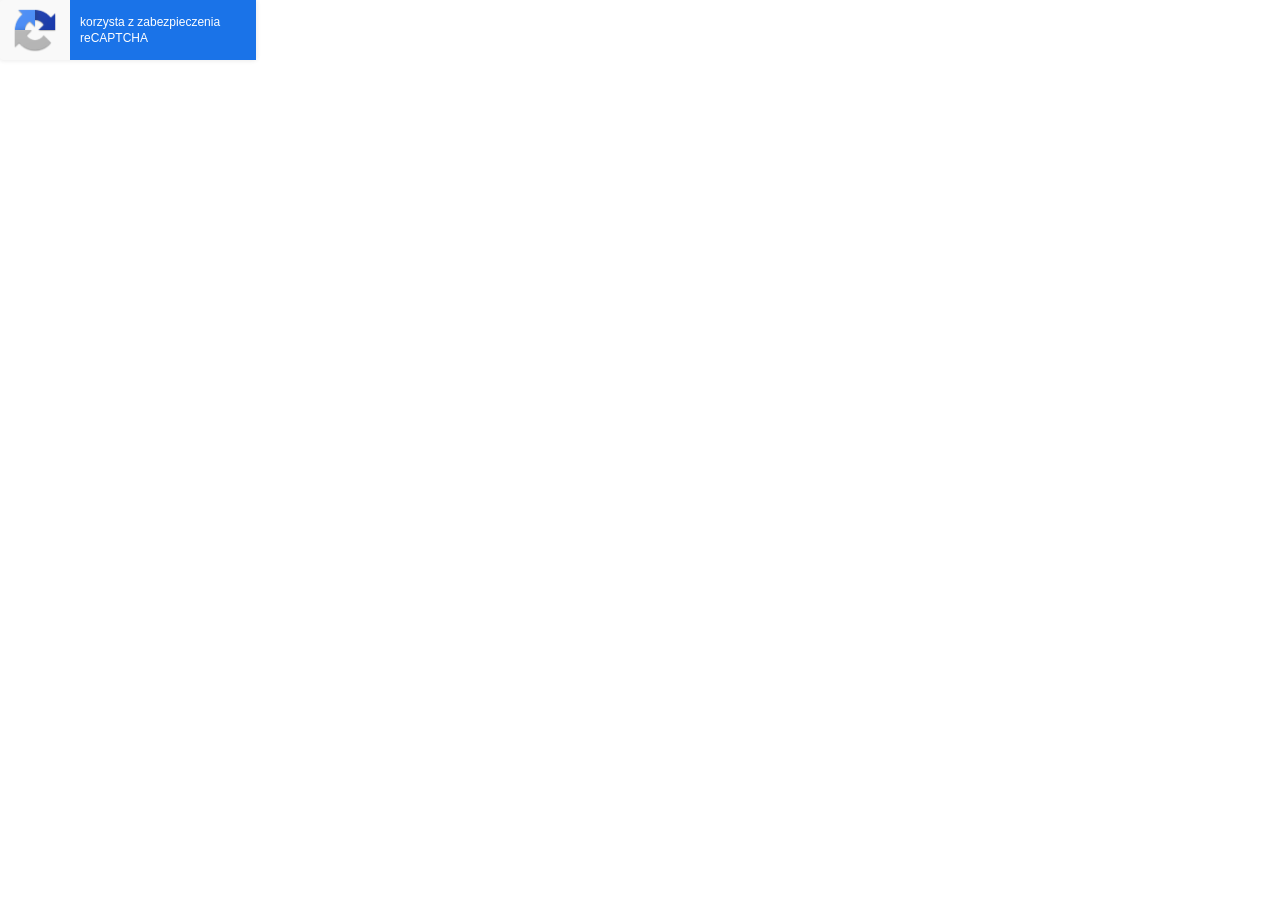
<file: assets/badge.html>
<!doctype html><meta charset="utf-8"><link rel="stylesheet" href="badge.css"><div class="rc-anchor rc-anchor-invisible rc-anchor-light  rc-anchor-invisible-hover"><div id="recaptcha-accessible-status" class="rc-anchor-aria-status" aria-hidden="true">reCAPTCHA wymaga weryfikacji. </div><div class="rc-anchor-error-msg-container" style="display:none"><span class="rc-anchor-error-msg" aria-hidden="true"></span></div><div class="rc-anchor-normal-footer"><div class="rc-anchor-logo-large" role="presentation"><div class="rc-anchor-logo-img rc-anchor-logo-img-large"></div></div><div class="rc-anchor-pt"></div></div><div class="rc-anchor-invisible-text smalltext"><span>korzysta z zabezpieczenia <strong>reCAPTCHA</strong></span><div class="rc-anchor-pt"></div></div></div>
</file>
<file: assets/lato.css>
/* latin-ext */
@font-face {
  font-family: 'Lato';
  font-style: italic;
  font-weight: 100;
  font-display: swap;
  src: url("S6u-w4BMUTPHjxsIPx-mPCLQ7A.woff2") format('woff2');
  unicode-range: U+0100-02BA, U+02BD-02C5, U+02C7-02CC, U+02CE-02D7, U+02DD-02FF, U+0304, U+0308, U+0329, U+1D00-1DBF, U+1E00-1E9F, U+1EF2-1EFF, U+2020, U+20A0-20AB, U+20AD-20C4, U+2113, U+2C60-2C7F, U+A720-A7FF;
}
/* latin */
@font-face {
  font-family: 'Lato';
  font-style: italic;
  font-weight: 100;
  font-display: swap;
  src: url("S6u-w4BMUTPHjxsIPx-oPCI.woff2") format('woff2');
  unicode-range: U+0000-00FF, U+0131, U+0152-0153, U+02BB-02BC, U+02C6, U+02DA, U+02DC, U+0304, U+0308, U+0329, U+2000-206F, U+20AC, U+2122, U+2191, U+2193, U+2212, U+2215, U+FEFF, U+FFFD;
}
/* latin-ext */
@font-face {
  font-family: 'Lato';
  font-style: italic;
  font-weight: 300;
  font-display: swap;
  src: url("S6u_w4BMUTPHjxsI9w2_FQft1dw.woff2") format('woff2');
  unicode-range: U+0100-02BA, U+02BD-02C5, U+02C7-02CC, U+02CE-02D7, U+02DD-02FF, U+0304, U+0308, U+0329, U+1D00-1DBF, U+1E00-1E9F, U+1EF2-1EFF, U+2020, U+20A0-20AB, U+20AD-20C4, U+2113, U+2C60-2C7F, U+A720-A7FF;
}
/* latin */
@font-face {
  font-family: 'Lato';
  font-style: italic;
  font-weight: 300;
  font-display: swap;
  src: url("S6u_w4BMUTPHjxsI9w2_Gwft.woff2") format('woff2');
  unicode-range: U+0000-00FF, U+0131, U+0152-0153, U+02BB-02BC, U+02C6, U+02DA, U+02DC, U+0304, U+0308, U+0329, U+2000-206F, U+20AC, U+2122, U+2191, U+2193, U+2212, U+2215, U+FEFF, U+FFFD;
}
/* latin-ext */
@font-face {
  font-family: 'Lato';
  font-style: italic;
  font-weight: 400;
  font-display: swap;
  src: url("S6u8w4BMUTPHjxsAUi-qJCY.woff2") format('woff2');
  unicode-range: U+0100-02BA, U+02BD-02C5, U+02C7-02CC, U+02CE-02D7, U+02DD-02FF, U+0304, U+0308, U+0329, U+1D00-1DBF, U+1E00-1E9F, U+1EF2-1EFF, U+2020, U+20A0-20AB, U+20AD-20C4, U+2113, U+2C60-2C7F, U+A720-A7FF;
}
/* latin */
@font-face {
  font-family: 'Lato';
  font-style: italic;
  font-weight: 400;
  font-display: swap;
  src: url("S6u8w4BMUTPHjxsAXC-q.woff2") format('woff2');
  unicode-range: U+0000-00FF, U+0131, U+0152-0153, U+02BB-02BC, U+02C6, U+02DA, U+02DC, U+0304, U+0308, U+0329, U+2000-206F, U+20AC, U+2122, U+2191, U+2193, U+2212, U+2215, U+FEFF, U+FFFD;
}
/* latin-ext */
@font-face {
  font-family: 'Lato';
  font-style: italic;
  font-weight: 700;
  font-display: swap;
  src: url("S6u_w4BMUTPHjxsI5wq_FQft1dw.woff2") format('woff2');
  unicode-range: U+0100-02BA, U+02BD-02C5, U+02C7-02CC, U+02CE-02D7, U+02DD-02FF, U+0304, U+0308, U+0329, U+1D00-1DBF, U+1E00-1E9F, U+1EF2-1EFF, U+2020, U+20A0-20AB, U+20AD-20C4, U+2113, U+2C60-2C7F, U+A720-A7FF;
}
/* latin */
@font-face {
  font-family: 'Lato';
  font-style: italic;
  font-weight: 700;
  font-display: swap;
  src: url("S6u_w4BMUTPHjxsI5wq_Gwft.woff2") format('woff2');
  unicode-range: U+0000-00FF, U+0131, U+0152-0153, U+02BB-02BC, U+02C6, U+02DA, U+02DC, U+0304, U+0308, U+0329, U+2000-206F, U+20AC, U+2122, U+2191, U+2193, U+2212, U+2215, U+FEFF, U+FFFD;
}
/* latin-ext */
@font-face {
  font-family: 'Lato';
  font-style: italic;
  font-weight: 900;
  font-display: swap;
  src: url("S6u_w4BMUTPHjxsI3wi_FQft1dw.woff2") format('woff2');
  unicode-range: U+0100-02BA, U+02BD-02C5, U+02C7-02CC, U+02CE-02D7, U+02DD-02FF, U+0304, U+0308, U+0329, U+1D00-1DBF, U+1E00-1E9F, U+1EF2-1EFF, U+2020, U+20A0-20AB, U+20AD-20C4, U+2113, U+2C60-2C7F, U+A720-A7FF;
}
/* latin */
@font-face {
  font-family: 'Lato';
  font-style: italic;
  font-weight: 900;
  font-display: swap;
  src: url("S6u_w4BMUTPHjxsI3wi_Gwft.woff2") format('woff2');
  unicode-range: U+0000-00FF, U+0131, U+0152-0153, U+02BB-02BC, U+02C6, U+02DA, U+02DC, U+0304, U+0308, U+0329, U+2000-206F, U+20AC, U+2122, U+2191, U+2193, U+2212, U+2215, U+FEFF, U+FFFD;
}
/* latin-ext */
@font-face {
  font-family: 'Lato';
  font-style: normal;
  font-weight: 100;
  font-display: swap;
  src: url("S6u8w4BMUTPHh30AUi-qJCY.woff2") format('woff2');
  unicode-range: U+0100-02BA, U+02BD-02C5, U+02C7-02CC, U+02CE-02D7, U+02DD-02FF, U+0304, U+0308, U+0329, U+1D00-1DBF, U+1E00-1E9F, U+1EF2-1EFF, U+2020, U+20A0-20AB, U+20AD-20C4, U+2113, U+2C60-2C7F, U+A720-A7FF;
}
/* latin */
@font-face {
  font-family: 'Lato';
  font-style: normal;
  font-weight: 100;
  font-display: swap;
  src: url("S6u8w4BMUTPHh30AXC-q.woff2") format('woff2');
  unicode-range: U+0000-00FF, U+0131, U+0152-0153, U+02BB-02BC, U+02C6, U+02DA, U+02DC, U+0304, U+0308, U+0329, U+2000-206F, U+20AC, U+2122, U+2191, U+2193, U+2212, U+2215, U+FEFF, U+FFFD;
}
/* latin-ext */
@font-face {
  font-family: 'Lato';
  font-style: normal;
  font-weight: 300;
  font-display: swap;
  src: url("S6u9w4BMUTPHh7USSwaPGR_p.woff2") format('woff2');
  unicode-range: U+0100-02BA, U+02BD-02C5, U+02C7-02CC, U+02CE-02D7, U+02DD-02FF, U+0304, U+0308, U+0329, U+1D00-1DBF, U+1E00-1E9F, U+1EF2-1EFF, U+2020, U+20A0-20AB, U+20AD-20C4, U+2113, U+2C60-2C7F, U+A720-A7FF;
}
/* latin */
@font-face {
  font-family: 'Lato';
  font-style: normal;
  font-weight: 300;
  font-display: swap;
  src: url("S6u9w4BMUTPHh7USSwiPGQ.woff2") format('woff2');
  unicode-range: U+0000-00FF, U+0131, U+0152-0153, U+02BB-02BC, U+02C6, U+02DA, U+02DC, U+0304, U+0308, U+0329, U+2000-206F, U+20AC, U+2122, U+2191, U+2193, U+2212, U+2215, U+FEFF, U+FFFD;
}
/* latin-ext */
@font-face {
  font-family: 'Lato';
  font-style: normal;
  font-weight: 400;
  font-display: swap;
  src: url("S6uyw4BMUTPHjxAwXjeu.woff2") format('woff2');
  unicode-range: U+0100-02BA, U+02BD-02C5, U+02C7-02CC, U+02CE-02D7, U+02DD-02FF, U+0304, U+0308, U+0329, U+1D00-1DBF, U+1E00-1E9F, U+1EF2-1EFF, U+2020, U+20A0-20AB, U+20AD-20C4, U+2113, U+2C60-2C7F, U+A720-A7FF;
}
/* latin */
@font-face {
  font-family: 'Lato';
  font-style: normal;
  font-weight: 400;
  font-display: swap;
  src: url("S6uyw4BMUTPHjx4wXg.woff2") format('woff2');
  unicode-range: U+0000-00FF, U+0131, U+0152-0153, U+02BB-02BC, U+02C6, U+02DA, U+02DC, U+0304, U+0308, U+0329, U+2000-206F, U+20AC, U+2122, U+2191, U+2193, U+2212, U+2215, U+FEFF, U+FFFD;
}
/* latin-ext */
@font-face {
  font-family: 'Lato';
  font-style: normal;
  font-weight: 700;
  font-display: swap;
  src: url("S6u9w4BMUTPHh6UVSwaPGR_p.woff2") format('woff2');
  unicode-range: U+0100-02BA, U+02BD-02C5, U+02C7-02CC, U+02CE-02D7, U+02DD-02FF, U+0304, U+0308, U+0329, U+1D00-1DBF, U+1E00-1E9F, U+1EF2-1EFF, U+2020, U+20A0-20AB, U+20AD-20C4, U+2113, U+2C60-2C7F, U+A720-A7FF;
}
/* latin */
@font-face {
  font-family: 'Lato';
  font-style: normal;
  font-weight: 700;
  font-display: swap;
  src: url("S6u9w4BMUTPHh6UVSwiPGQ.woff2") format('woff2');
  unicode-range: U+0000-00FF, U+0131, U+0152-0153, U+02BB-02BC, U+02C6, U+02DA, U+02DC, U+0304, U+0308, U+0329, U+2000-206F, U+20AC, U+2122, U+2191, U+2193, U+2212, U+2215, U+FEFF, U+FFFD;
}
/* latin-ext */
@font-face {
  font-family: 'Lato';
  font-style: normal;
  font-weight: 900;
  font-display: swap;
  src: url("S6u9w4BMUTPHh50XSwaPGR_p.woff2") format('woff2');
  unicode-range: U+0100-02BA, U+02BD-02C5, U+02C7-02CC, U+02CE-02D7, U+02DD-02FF, U+0304, U+0308, U+0329, U+1D00-1DBF, U+1E00-1E9F, U+1EF2-1EFF, U+2020, U+20A0-20AB, U+20AD-20C4, U+2113, U+2C60-2C7F, U+A720-A7FF;
}
/* latin */
@font-face {
  font-family: 'Lato';
  font-style: normal;
  font-weight: 900;
  font-display: swap;
  src: url("S6u9w4BMUTPHh50XSwiPGQ.woff2") format('woff2');
  unicode-range: U+0000-00FF, U+0131, U+0152-0153, U+02BB-02BC, U+02C6, U+02DA, U+02DC, U+0304, U+0308, U+0329, U+2000-206F, U+20AC, U+2122, U+2191, U+2193, U+2212, U+2215, U+FEFF, U+FFFD;
}
</file>
<file: assets/matrix_grid.css>
* {
	box-sizing: border-box;
	-moz-box-sizing: border-box;
	-webkit-box-sizing: border-box;
}

.row {
	margin-right: -15px;
	margin-left: -15px;
}

.small_padding.row {
	margin-right: -2px;
	margin-left: -2px;
}

.row:before,
.row:after {
	content: ' ';
	display: table;
}

.row:after { clear: both; }

.m_col_xs_1, .m_col_sm_1, .m_col_md_1, .m_col_lg_1, .m_col_xl_1,  .m_col_xs_2, .m_col_sm_2, .m_col_md_2, .m_col_lg_2, .m_col_xl_2,  .m_col_xs_3, .m_col_sm_3, .m_col_md_3, .m_col_lg_3, .m_col_xl_3,  .m_col_xs_4, .m_col_sm_4, .m_col_md_4, .m_col_lg_4, .m_col_xl_4,  .m_col_xs_5, .m_col_sm_5, .m_col_md_5, .m_col_lg_5, .m_col_xl_5,  .m_col_xs_6, .m_col_sm_6, .m_col_md_6, .m_col_lg_6, .m_col_xl_6,  .m_col_xs_7, .m_col_sm_7, .m_col_md_7, .m_col_lg_7, .m_col_xl_7,  .m_col_xs_8, .m_col_sm_8, .m_col_md_8, .m_col_lg_8, .m_col_xl_8,  .m_col_xs_9, .m_col_sm_9, .m_col_md_9, .m_col_lg_9, .m_col_xl_9,  .m_col_xs_10, .m_col_sm_10, .m_col_md_10, .m_col_lg_10, .m_col_lxl_10,  .m_col_xs_11, .m_col_sm_11, .m_col_md_11, .m_col_lg_11, .m_col_lxl_11,  .m_col_xs_12, .m_col_sm_12, .m_col_md_12, .m_col_lg_12  .m_col_lxl_12 {
	position: relative;
	min-height: 1px;
	padding-right: 15px;
	padding-left: 15px;
}

.small_padding > .m_col_xs_1, .small_padding > .m_col_sm_1, .small_padding > .m_col_md_1, .small_padding > .m_col_lg_1, .small_padding > .m_col_xl_1,  .small_padding > .m_col_xs_2, .small_padding > .m_col_sm_2, .small_padding > .m_col_md_2, .small_padding > .m_col_lg_2, .small_padding > .m_col_xl_2,  .small_padding > .m_col_xs_3, .small_padding > .m_col_sm_3, .small_padding > .m_col_md_3, .small_padding > .m_col_lg_3, .small_padding > .m_col_xl_3,  .small_padding > .m_col_xs_4, .small_padding > .m_col_sm_4, .small_padding > .m_col_md_4, .small_padding > .m_col_lg_4, .small_padding > .m_col_xl_4,  .small_padding > .m_col_xs_5, .small_padding > .m_col_sm_5, .small_padding > .m_col_md_5, .small_padding > .m_col_lg_5, .small_padding > .m_col_xl_5,  .small_padding > .m_col_xs_6, .small_padding > .m_col_sm_6, .small_padding > .m_col_md_6, .small_padding > .m_col_lg_6, .small_padding > .m_col_xl_6,  .small_padding > .m_col_xs_7, .small_padding > .m_col_sm_7, .small_padding > .m_col_md_7, .small_padding > .m_col_lg_7, .small_padding > .m_col_xl_7,  .small_padding > .m_col_xs_8, .small_padding > .m_col_sm_8, .small_padding > .m_col_md_8, .small_padding > .m_col_lg_8, .small_padding > .m_col_xl_8,  .small_padding > .m_col_xs_9, .small_padding > .m_col_sm_9, .small_padding > .m_col_md_9, .small_padding > .m_col_lg_9, .small_padding > .m_col_xl_9,  .small_padding > .m_col_xs_10, .small_padding > .m_col_sm_10, .small_padding > .m_col_md_10, .small_padding > .m_col_lg_10, .small_padding > .m_col_lxl_10,  .small_padding > .m_col_xs_11, .small_padding > .m_col_sm_11, .small_padding > .m_col_md_11, .small_padding > .m_col_lg_11, .small_padding > .m_col_lxl_11,  .small_padding > .m_col_xs_12, .small_padding > .m_col_sm_12, .small_padding > .m_col_md_12, .small_padding > .m_col_lg_12  .small_padding > .m_col_lxl_12 {
	padding-right: 2px;
	padding-left: 2px;
}

@media (min-width: 320px) {

	.m_col_xs_hide { display: none; }

	.m_col_xs_12, .m_col_sm_12, .m_col_md_12, .m_col_lg_12, .row .m_col_xl_12 { width: 100%; float: none; }
	.row .m_col_xs_12:last-child,
	.row .m_col_sm_12:last-child,
	.row .m_col_md_12:last-child,
	.row .m_col_lg_12:last-child,
	.row .m_col_xl_12:last-child { margin-bottom: 0; }

	.m_col_xs_11 { width: 91.66666667%; float: left; margin-bottom: 0; display: block; }
	.m_col_xs_10 { width: 83.33333333%; float: left; margin-bottom: 0; display: block; }
	.m_col_xs_9 { width: 75%; float: left; margin-bottom: 0; display: block; }
	.m_col_xs_8 { width: 66.66666667%; float: left; margin-bottom: 0; display: block; }
	.m_col_xs_7 { width: 58.33333333%; float: left; margin-bottom: 0; display: block; }
	.m_col_xs_6 { width: 50%; float: left; margin-bottom: 0; display: block; }
	.m_col_xs_5 { width: 41.66666667%; float: left; margin-bottom: 0; display: block; }
	.m_col_xs_4 { width: 33.33333333%; float: left; margin-bottom: 0; display: block; }
	.m_col_xs_3 { width: 25%; float: left; margin-bottom: 0; display: block; }
	.m_col_xs_2 { width: 16.66666667%; float: left; margin-bottom: 0; display: block; }
	.m_col_xs_1 { width: 8.33333333%; float: left; margin-bottom: 0; display: block; }

}

@media (min-width: 480px) {

	.m_col_sm_hide { display: none; }

	.m_col_sm_12, .m_col_md_12, .m_col_lg_12, .row .m_col_xl_12 { width: 100%; float: none; }
	.row .m_col_sm_12:last-child,
	.row .m_col_md_12:last-child,
	.row .m_col_lg_12:last-child,
	.row .m_col_xl_12:last-child { margin-bottom: 0; }

	.m_col_sm_11 { width: 91.66666667%; float: left; margin-bottom: 0; display: block; }
	.m_col_sm_10 { width: 83.33333333%; float: left; margin-bottom: 0; display: block; }
	.m_col_sm_9 { width: 75%; float: left; margin-bottom: 0; display: block; }
	.m_col_sm_8 { width: 66.66666667%; float: left; margin-bottom: 0; display: block; }
	.m_col_sm_7 { width: 58.33333333%; float: left; margin-bottom: 0; display: block; }
	.m_col_sm_6 { width: 50%; float: left; margin-bottom: 0; display: block; }
	.m_col_sm_5 { width: 41.66666667%; float: left; margin-bottom: 0; display: block; }
	.m_col_sm_4 { width: 33.33333333%; float: left; margin-bottom: 0; display: block; }
	.m_col_sm_3 { width: 25%; float: left; margin-bottom: 0; display: block; }
	.m_col_sm_2 { width: 16.66666667%; float: left; margin-bottom: 0; display: block; }
	.m_col_sm_1 { width: 8.33333333%; float: left; margin-bottom: 0; display: block; }

}

@media (min-width: 768px) {

	.m_col_md_hide { display: none; }

	.m_col_md_12, .m_col_lg_12, .row .m_col_xl_12 { width: 100%; float: none; }
	.row .m_col_md_12:last-child,
	.row .m_col_lg_12:last-child,
	.row .m_col_xl_12:last-child { margin-bottom: 0; }

	.m_col_md_11 { width: 91.66666667%; float: left; margin-bottom: 0; display: block; }
	.m_col_md_10 { width: 83.33333333%; float: left; margin-bottom: 0; display: block; }
	.m_col_md_9 { width: 75%; float: left; margin-bottom: 0; display: block; }
	.m_col_md_8 { width: 66.66666667%; float: left; margin-bottom: 0; display: block; }
	.m_col_md_7 { width: 58.33333333%; float: left; margin-bottom: 0; display: block; }
	.m_col_md_6 { width: 50%; float: left; margin-bottom: 0; display: block; }
	.m_col_md_5 { width: 41.66666667%; float: left; margin-bottom: 0; display: block; }
	.m_col_md_4 { width: 33.33333333%; float: left; margin-bottom: 0; display: block; }
	.m_col_md_3 { width: 25%; float: left; margin-bottom: 0; display: block; }
	.m_col_md_2 { width: 16.66666667%; float: left; margin-bottom: 0; display: block; }
	.m_col_md_1 { width: 8.33333333%; float: left; margin-bottom: 0; display: block; }

}

@media (min-width: 1024px) {

	.m_col_lg_hide { display: none; }

	.m_col_lg_12, .row .m_col_xl_12 { width: 100%; float: none; }
	.row .m_col_lg_12:last-child,
	.row .m_col_xl_12:last-child { margin-bottom: 0; }

	.m_col_lg_11 { width: 91.66666667%; float: left; margin-bottom: 0; display: block; }
	.m_col_lg_10 { width: 83.33333333%; float: left; margin-bottom: 0; display: block; }
	.m_col_lg_9 { width: 75%; float: left; margin-bottom: 0; display: block; }
	.m_col_lg_8 { width: 66.66666667%; float: left; margin-bottom: 0; display: block; }
	.m_col_lg_7 { width: 58.33333333%; float: left; margin-bottom: 0; display: block; }
	.m_col_lg_6 { width: 50%; float: left; margin-bottom: 0; display: block; }
	.m_col_lg_5 { width: 41.66666667%; float: left; margin-bottom: 0; display: block; }
	.m_col_lg_4 { width: 33.33333333%; float: left; margin-bottom: 0; display: block; }
	.m_col_lg_3 { width: 25%; float: left; margin-bottom: 0; display: block; }
	.m_col_lg_2 { width: 16.66666667%; float: left; margin-bottom: 0; display: block; }
	.m_col_lg_1 { width: 8.33333333%; float: left; margin-bottom: 0; display: block; }

}

@media (min-width: 1280px) {

	.m_col_xl_hide { display: none; }

	.m_col_xl_12 { width: 100%; float: none; display: block; }
	.row .m_col_xl_12:last-child { margin-bottom: 0; }

	.m_col_xl_11 { width: 91.66666667%; float: left; margin-bottom: 0; display: block; }
	.m_col_xl_10 { width: 83.33333333%; float: left; margin-bottom: 0; display: block; }
	.m_col_xl_9 { width: 75%; float: left; margin-bottom: 0; display: block; }
	.m_col_xl_8 { width: 66.66666667%; float: left; margin-bottom: 0; display: block; }
	.m_col_xl_7 { width: 58.33333333%; float: left; margin-bottom: 0; display: block; }
	.m_col_xl_6 { width: 50%; float: left; margin-bottom: 0; display: block; }
	.m_col_xl_5 { width: 41.66666667%; float: left; margin-bottom: 0; display: block; }
	.m_col_xl_4 { width: 33.33333333%; float: left; margin-bottom: 0; display: block; }
	.m_col_xl_3 { width: 25%; float: left; margin-bottom: 0; display: block; }
	.m_col_xl_2 { width: 16.66666667%; float: left; margin-bottom: 0; display: block; }
	.m_col_xl_1 { width: 8.33333333%; float: left; margin-bottom: 0; display: block; }

}
</file>
<file: assets/daterangepicker.css>
.daterangepicker {
  position: absolute;
  color: inherit;
  background-color: #fff;
  border-radius: 4px;
  width: 278px;
  padding: 4px;
  margin-top: 1px;
  top: 100px;
  left: 20px;
  /* Calendars */ }
  .daterangepicker:before, .daterangepicker:after {
    position: absolute;
    display: inline-block;
    border-bottom-color: rgba(0, 0, 0, 0.2);
    content: ''; }
  .daterangepicker:before {
    top: -7px;
    border-right: 7px solid transparent;
    border-left: 7px solid transparent;
    border-bottom: 7px solid #ccc; }
  .daterangepicker:after {
    top: -6px;
    border-right: 6px solid transparent;
    border-bottom: 6px solid #fff;
    border-left: 6px solid transparent; }
  .daterangepicker.opensleft:before {
    right: 9px; }
  .daterangepicker.opensleft:after {
    right: 10px; }
  .daterangepicker.openscenter:before {
    left: 0;
    right: 0;
    width: 0;
    margin-left: auto;
    margin-right: auto; }
  .daterangepicker.openscenter:after {
    left: 0;
    right: 0;
    width: 0;
    margin-left: auto;
    margin-right: auto; }
  .daterangepicker.opensright:before {
    left: 9px; }
  .daterangepicker.opensright:after {
    left: 10px; }
  .daterangepicker.dropup {
    margin-top: -5px; }
    .daterangepicker.dropup:before {
      top: initial;
      bottom: -7px;
      border-bottom: initial;
      border-top: 7px solid #ccc; }
    .daterangepicker.dropup:after {
      top: initial;
      bottom: -6px;
      border-bottom: initial;
      border-top: 6px solid #fff; }
  .daterangepicker.dropdown-menu {
    max-width: none;
    z-index: 3001; }
  .daterangepicker.single .ranges, .daterangepicker.single .calendar {
    float: none; }
  .daterangepicker.show-calendar .calendar {
    display: block; }
  .daterangepicker .calendar {
    display: none;
    max-width: 270px;
    margin: 4px; }
    .daterangepicker .calendar.single .calendar-table {
      border: none; }
    .daterangepicker .calendar th, .daterangepicker .calendar td {
      white-space: nowrap;
      text-align: center;
      min-width: 32px; }
  .daterangepicker .calendar-table {
    border: 1px solid #fff;
    padding: 4px;
    border-radius: 4px;
    background-color: #fff; }
  .daterangepicker table {
    width: 100%;
    margin: 0; }
  .daterangepicker td, .daterangepicker th {
    text-align: center;
    width: 20px;
    height: 20px;
    border-radius: 4px;
    border: 1px solid transparent;
    white-space: nowrap;
    cursor: pointer; }
    .daterangepicker td.available:hover, .daterangepicker th.available:hover {
      background-color: #eee;
      border-color: transparent;
      color: inherit; }
    .daterangepicker td.week, .daterangepicker th.week {
      font-size: 80%;
      color: #ccc; }
  .daterangepicker td.off, .daterangepicker td.off.in-range, .daterangepicker td.off.start-date, .daterangepicker td.off.end-date {
    background-color: #fff;
    border-color: transparent;
    color: #999; }
  .daterangepicker td.in-range {
    background-color: #ebf4f8;
    border-color: transparent;
    color: #000;
    border-radius: 0; }
  .daterangepicker td.start-date {
    border-radius: 4px 0 0 4px; }
  .daterangepicker td.end-date {
    border-radius: 0 4px 4px 0; }
  .daterangepicker td.start-date.end-date {
    border-radius: 4px; }
  .daterangepicker td.active, .daterangepicker td.active:hover {
    background-color: #357ebd;
    border-color: transparent;
    color: #fff; }
  .daterangepicker th.month {
    width: auto; }
  .daterangepicker td.disabled, .daterangepicker option.disabled {
    color: #999;
    cursor: not-allowed;
    text-decoration: line-through; }
  .daterangepicker select.monthselect, .daterangepicker select.yearselect {
    font-size: 12px;
    padding: 1px;
    height: auto;
    margin: 0;
    cursor: default; }
  .daterangepicker select.monthselect {
    margin-right: 2%;
    width: 56%; }
  .daterangepicker select.yearselect {
    width: 40%; }
  .daterangepicker select.hourselect, .daterangepicker select.minuteselect, .daterangepicker select.secondselect, .daterangepicker select.ampmselect {
    width: 50px;
    margin-bottom: 0; }
  .daterangepicker .input-mini {
    border: 1px solid #ccc;
    border-radius: 4px;
    color: #555;
    height: 30px;
    line-height: 30px;
    display: block;
    vertical-align: middle;
    margin: 0 0 5px 0;
    padding: 0 6px 0 28px;
    width: 100%; }
    .daterangepicker .input-mini.active {
      border: 1px solid #08c;
      border-radius: 4px; }
  .daterangepicker .daterangepicker_input {
    position: relative; }
    .daterangepicker .daterangepicker_input i {
      position: absolute;
      left: 8px;
      top: 8px; }
  .daterangepicker.rtl .input-mini {
    padding-right: 28px;
    padding-left: 6px; }
  .daterangepicker.rtl .daterangepicker_input i {
    left: auto;
    right: 8px; }
  .daterangepicker .calendar-time {
    text-align: center;
    margin: 5px auto;
    line-height: 30px;
    position: relative;
    padding-left: 28px; }
    .daterangepicker .calendar-time select.disabled {
      color: #ccc;
      cursor: not-allowed; }

.ranges {
  font-size: 11px;
  float: none;
  margin: 4px;
  text-align: left; }
  .ranges ul {
    list-style: none;
    margin: 0 auto;
    padding: 0;
    width: 100%; }
  .ranges li {
    font-size: 13px;
    background-color: #f5f5f5;
    border: 1px solid #f5f5f5;
    border-radius: 4px;
    color: #08c;
    padding: 3px 12px;
    margin-bottom: 8px;
    cursor: pointer; }
    .ranges li:hover {
      background-color: #08c;
      border: 1px solid #08c;
      color: #fff; }
    .ranges li.active {
      background-color: #08c;
      border: 1px solid #08c;
      color: #fff; }

/*  Larger Screen Styling */
@media (min-width: 564px) {
  .daterangepicker {
    width: auto; }
    .daterangepicker .ranges ul {
      width: 160px; }
    .daterangepicker.single .ranges ul {
      width: 100%; }
    .daterangepicker.single .calendar.left {
      clear: none; }
    .daterangepicker.single.ltr .ranges, .daterangepicker.single.ltr .calendar {
      float: left; }
    .daterangepicker.single.rtl .ranges, .daterangepicker.single.rtl .calendar {
      float: right; }
    .daterangepicker.ltr {
      direction: ltr;
      text-align: left; }
      .daterangepicker.ltr .calendar.left {
        clear: left;
        margin-right: 0; }
        .daterangepicker.ltr .calendar.left .calendar-table {
          border-right: none;
          border-top-right-radius: 0;
          border-bottom-right-radius: 0; }
      .daterangepicker.ltr .calendar.right {
        margin-left: 0; }
        .daterangepicker.ltr .calendar.right .calendar-table {
          border-left: none;
          border-top-left-radius: 0;
          border-bottom-left-radius: 0; }
      .daterangepicker.ltr .left .daterangepicker_input {
        padding-right: 12px; }
      .daterangepicker.ltr .calendar.left .calendar-table {
        padding-right: 12px; }
      .daterangepicker.ltr .ranges, .daterangepicker.ltr .calendar {
        float: left; }
    .daterangepicker.rtl {
      direction: rtl;
      text-align: right; }
      .daterangepicker.rtl .calendar.left {
        clear: right;
        margin-left: 0; }
        .daterangepicker.rtl .calendar.left .calendar-table {
          border-left: none;
          border-top-left-radius: 0;
          border-bottom-left-radius: 0; }
      .daterangepicker.rtl .calendar.right {
        margin-right: 0; }
        .daterangepicker.rtl .calendar.right .calendar-table {
          border-right: none;
          border-top-right-radius: 0;
          border-bottom-right-radius: 0; }
      .daterangepicker.rtl .left .daterangepicker_input {
        padding-left: 12px; }
      .daterangepicker.rtl .calendar.left .calendar-table {
        padding-left: 12px; }
      .daterangepicker.rtl .ranges, .daterangepicker.rtl .calendar {
        text-align: right;
        float: right; } }
@media (min-width: 730px) {
  .daterangepicker .ranges {
    width: auto; }
  .daterangepicker.ltr .ranges {
    float: left; }
  .daterangepicker.rtl .ranges {
    float: right; }
  .daterangepicker .calendar.left {
    clear: none !important; } }
</file>
<file: assets/photobox.css>
#pbOverlay.show{ opacity:1; pointer-events:auto; }
#pbOverlay{
	opacity:0; overflow:hidden; width:100%; height:100%; position:fixed; z-index:9999; left:0; top:0; text-align:center; pointer-events:none;
	-moz-user-select:none;
	background:rgba(0,0,0,0.85);
	background:radial-gradient(rgba(0,0,0,.6) 0%, rgba(0,0,0,.9) 100%);
	-webkit-transform:translate3d(0px, 0px, 0px);
	-webkit-transition:opacity 300ms ease;
	-ms-transition:opacity 300ms ease;
	transition:opacity 300ms ease;
}
#pbOverlay.msie{ background-color:rgba(0,0,0,.6); }
#pbOverlay.msie.pbLoading .wrapper{ background:url("loading.gif") no-repeat center center; }

@keyframes pbLoaderFrames{ 50%{ height:5px; } }
@-webkit-keyframes pbLoaderFrames{ 50%{ height:5px; } }

#pbOverlay .pbLoader{ visibility:hidden; opacity:0; pointer-events:none; -webkit-transform:scale(.2); transform:scale(.2); position:absolute; z-index:999; top:50%; left:50%; margin:-50px 0 0 -50px; text-align:center; border-radius:100%; box-shadow:15px 32px 60px -20px #FFF inset, 1px 1px 3px 1px #FFF inset, 0 0 20px; width:100px; height:100px; transition:0.3s; -webkit-transition:0.2s; }
#pbOverlay.thumbs .pbLoader{ margin-top:-100px; }
#pbOverlay.pbLoading:not(.msie):not(.error) .pbLoader{ visibility:visible; opacity:1; -webkit-transform:scale(1); transform:scale(1); }
	#pbOverlay .pbLoader b{ display:inline-block; vertical-align:middle; margin:0 2px; width:8px; height:60px; border-radius:5px; background:rgba(255,255,255,0.8); box-shadow:0 0 10px rgba(0,0,0,0.5); -webkit-animation:.9s pbLoaderFrames infinite linear; animation:.9s pbLoaderFrames infinite linear; }
	#pbOverlay .pbLoader b:nth-child(2){ -webkit-animation-delay:.3s; animation-delay:.3s; }
	#pbOverlay .pbLoader b:nth-child(3){ -webkit-animation-delay:.6s; animation-delay:.6s; }

#pbOverlay .wrapper:after,
#pbCaption .pbThumbs ul:after,
#pbOverlay .prevNext:after,
#pbOverlay .pbLoader:before{ content:""; display:inline-block; height:100%; margin-right:-0.25em; vertical-align:middle; }

/* Animation when image was not loaded */
@keyframes deadImage{ 50%{ text-shadow:0 0 25px rgba(255,255,255,.5); transform:scale(0.85); } }
@-webkit-keyframes deadImage{ 50%{ text-shadow:0 0 25px rgba(255,255,255,.5); -webkit-transform:scale(0.85); } }

#pbOverlay .wrapper{ -moz-box-sizing:border-box; box-sizing:border-box; vertical-align:middle; height:100%; perspective:1200px; -webkit-perspective:1200px; position:relative; }
#pbOverlay.video .wrapper{ z-index:11; display:inline-block; }	
	/*#pbOverlay.error .wrapper{ display:inline-block; width:100%; }*/
	#pbOverlay.pbLoading .wrapper{ display:inline-block\9; width:100%; } /* ie8+9 hack */
	#pbOverlay .wrapper:before{ content:'\2716'; color:transparent; text-shadow:0 2px 35px rgba(255,255,255,0); font-size:0; vertical-align:middle; cursor:default; -webkit-transition:text-shadow .7s ease-out; transition:text-shadow .7s ease-out; }
	#pbOverlay.error .wrapper:before{ font-size:22em; text-shadow:0 0 0 #FFF; -webkit-animation:2s 1s deadImage infinite linear; animation:2s 1s deadImage infinite linear; }
	#pbOverlay.thumbs .wrapper{ margin-top:-50px; padding:50px 0; }
	#pbOverlay.error .wrapper img{ width:0; }

	#pbOverlay .wrapper > div{ display:none; width:624px; height:351px; vertical-align:middle; border-radius:5px; background:rgba(0,0,0,0.5); }
	#pbOverlay.video .wrapper > div{ display:inline-block; }
	#pbOverlay iframe, #pbOverlay embed, #pbOverlay object{ display:block; width:100%; height:100%; opacity:1; transition:0.5s; }
	#pbOverlay .wrapper .hide iframe{ opacity:0; }

	#pbOverlay.show .wrapper > *{
		-ms-transition:.3s .5s ease-out; 
		-webkit-transition:.8s .5s cubic-bezier(0.1, 0.8, 0.5, 1.03); 
		transition:.8s .5s cubic-bezier(0.1, 0.87, 0.48, 1);

		-webkit-transform:none; 
		-ms-transform:none; 
		transform:none; 

		-webkit-backface-visibility:hidden; 
		box-shadow:0 0 20px #000;
	}
	
	#pbOverlay .wrapper > *, #pbOverlay.hide .wrapper > .prepare{ display:inline-block; opacity:1; vertical-align:middle; transform:scale(0) rotateX(80deg); -webkit-transform:scale(0) rotateX(80deg); -ms-transform:scale(0) rotateX(80deg); border-radius:6px; border:none; max-height:95%; max-width:100%; }
	#pbOverlay.on .wrapper > *{ transition-delay:0s; -webkit-transition-delay:0s; -ms-transition-delay:0s; }
	#pbOverlay .wrapper .zoomable{ transition:.1s; -webkit-transition:.1s; -ms-transition:.1ms; position:relative; z-index:9; }
	#pbOverlay.hide .wrapper > *{ transform:scale(1.2); -webkit-transform:scale(1.2); transform:none\9; opacity:0; -webkit-transition:.4s ease-in; -ms-transition:.4s ease-in; transition:.4s ease-in; }

/*-- close button --*/
#pbCloseBtn, #pbAutoplayBtn{ position:absolute; top:-50px; right:-50px; z-index:999; display:block; padding:0 0 20px 20px; text-align:center; cursor:pointer; color:#FFF; transition:.3s .3s ease-out; -webkit-transition:.2s .3s ease-out; }
.hide #pbCloseBtn{ top:-50px; right:-50px; }
.on #pbCloseBtn{ top:-2px; right:-2px; }

#pbCloseBtn:before{ content:'\00D7'; font-weight:bold; }
#pbCloseBtn:before, #pbAutoplayBtn:before{ display:inline-block; height:35px; width:35px; padding:8px 8px 12px 12px; font-size:2em; opacity:0.8; line-height:.7; vertical-align:middle; background:rgba(255,255,255,0.2); border-radius:0 0 0 70px; transition:0.1s ease-out; -webkit-transition:0.1s ease-out; }
#pbCloseBtn:hover:before{ padding:15px 10px 24px 24px; background:rgba(255,100,100,.4); }

/*-- autoplay controller --*/
#pbAutoplayBtn{ display:none; right:auto; left:-50px; padding:0; width:50px; height:50px; font-size:13px; }
.hasAutoplay #pbAutoplayBtn{ display:block; }
#pbAutoplayBtn:hover{ width:60px; height:60px; }
.on #pbAutoplayBtn{ top:0px; left:0px;  transition:.1s ease-out; -webkit-transition:.1s ease-out; }
	#pbAutoplayBtn:before{ content:'\2016'; width:100%; height:100%; border-radius:0 0 70px 0; font-weight:bold; padding:0; text-indent:-6px; line-height:1.6; }
	#pbAutoplayBtn:active:before{ text-shadow:0 0 3px #FFF, 0 0 6px #FFF; }
	#pbAutoplayBtn.play:before{ content:'\25BA'; }

	#pbAutoplayBtn .pbProgress{ display:none\9; width:100%; height:100%; overflow:hidden; position:absolute; padding:6px; top:0; left:0; opacity:0.2; transform:rotateZ(0deg); -webkit-transform:rotateZ(0deg); -ms-transform:rotateZ(0deg); -webkit-transform-origin:0 0; -ms-transform-origin:0 0; transform-origin:0 0; -webkit-transition:0.4s; -ms-transition:0.4s; transition:0.4s; }
	#pbAutoplayBtn.playing .pbProgress{ -webkit-transform:rotateZ(90deg); -ms-transform:rotateZ(90deg); transform:rotateZ(90deg); }
	#pbAutoplayBtn .pbProgress:before{ content:''; position:absolute; right:0; bottom:0; width:200%; height:200%; border-radius:50%; box-shadow:0 0 0 8px #FFF inset; }
	
#pbCaption, .hide #pbCaption{ position:absolute; z-index:999; bottom:-110px; width:100%; -webkit-transition:0.4s; transition:0.4s; }
.show.on #pbCaption{ bottom:5px; transition-delay:.5s; -webkit-transition-delay:.5s; }
	#pbCaption .title, #pbCaption .counter{ display:inline-block; color:#FFF; margin:0 6px; }
	#pbCaption .counter{ opacity:.55; }
	.pbCaptionText{ -webkit-transition:.3s; transition:.3s; opacity:0.9; font-weight:bold; font-size:.9em; text-shadow:1px 1px 1px rgba(0,0,0,.5); }
	.pbCaptionText.change{ -webkit-transform:translateY(25px); transform:translateY(25px); opacity:0; }

#pbOverlay .pbThumbs{ display:none; -webkit-transition:0.35s; transition:0.35s; }
#pbOverlay.thumbs .pbThumbs{ display:block; width:100%; padding:5px 0 2px; overflow:hidden;  }
#pbCaption .pbThumbs:hover{ clear:both; }
	#pbCaption .pbThumbs ul{ display:inline-block; position:relative; list-style:none; height:80px; padding:0 5px; margin:0; white-space:pre; transition:0.2s; -webkit-transition:0.2s; }
	#pbCaption .pbThumbs ul:after{ vertical-align:bottom; }
		#pbCaption .pbThumbs li{ display:inline-block; vertical-align:bottom; height:70%; opacity:.6; text-align:center; position:relative; transition:0.15s; -webkit-transition:0.15s; }
		#pbCaption .pbThumbs li.active{ height:100%; opacity:1; }
		#pbCaption .pbThumbs li:hover{ height:100%; opacity:1; }
		#pbCaption .pbThumbs li.video::before{ content:'\25BA'; color:#FFF; font-size:20px; height:20px; width:20px; line-height:0.9; position:absolute; bottom:4px; left:7px; background:rgba(0,0,0,0.4); box-shadow:0 0 0 3px rgba(0,0,0,0.4); border-radius:0 3px 0 0; pointer-events:none; }
			#pbCaption .pbThumbs a{ height:100%; padding:0 2px; display:block; -moz-user-select:none; }
			#pbCaption .pbThumbs li:hover a{  }
				#pbCaption .pbThumbs img{ height:96%; min-height:95.9%; border:2px solid #FFF; max-width:none; border-radius:0; transition:0.15s; -webkit-transition:0.15s; }
				#pbCaption .pbThumbs li:hover img{ min-height:96%; } /* fix a bug in Chrome and Opera */
				#pbCaption .pbThumbs li.fast a img{ transition:none; -webkit-transition:none; }
				#pbCaption .pbThumbs li.active a img{ border-color:#D8FF16; min-height:96%; }
				
#pbOverlay .prevNext{ display:none; background:rgba(0,0,0,0); position:absolute; z-index:10; height:100%; width:35%; padding:80px 0; opacity:0; box-sizing:border-box; -moz-box-sizing:border-box; top:0; transition:.2s ease-out; -webkit-transition:.2s ease-out; text-shadow:0 0 12px #000, 0 0 10px #FFF; cursor:pointer; }
#pbOverlay.hasArrows .prevNext{ display:block; }
#pbOverlay.on .prevNext:hover{ opacity:.5; }
#pbOverlay.on .prevNext:active{ transition:80ms; opacity:1; text-shadow:0 0 16px #FFF, 0 0 10px #000; }
	.prevNext b{ display:inline-block; vertical-align:middle; transition:.2s ease-in; -webkit-transition:.2s ease-in; }
	.prevNext:hover b{ transition:.2s cubic-bezier(0.095, 0.870, 0.485, 0.985); -webkit-transition:.2s cubic-bezier(0.095, 0.870, 0.485, 0.985); } 
	#pbPrevBtn b{ transform:scale(.4) translateX(350px); -webkit-transform:scale(.4) translateX(350px); }
	#pbNextBtn b{ transform:scale(.4) translateX(-350px); -webkit-transform:scale(.4) translateX(-350px); }
	/* */
	#pbPrevBtn b:before, #pbNextBtn b:after{ display:inline; line-height:.3; font-size:18em; font-weight:normal; color:#FFF; font-family:Arial; }
	
	#pbPrevBtn b:before{ content:'\2039'; }
	#pbNextBtn b:after{ content:'\203A'; }
	/* */
	#pbOverlay.on #pbPrevBtn:hover b{ transform:scale(1) translateX(20px); -webkit-transform:scale(1) translateX(20px); }
	#pbOverlay.on #pbNextBtn:hover b{ transform:scale(1) translateX(-20px); -webkit-transform:scale(1) translateX(-20px); }
	
#pbOverlay.show #pbPrevBtn, #pbOverlay.show #pbNextBtn{  }
#pbOverlay.show #pbPrevBtn{ left:0; text-align:left; }
#pbOverlay.show #pbNextBtn{ right:0; text-align:right; }

/*------- media queries (for small screens) -----------*/
@media all and (max-width:700px){
	#pbOverlay .wrapper img, #pbOverlay.hide .wrapper img.prepare{ max-height:100%; }
	
	#pbOverlay.thumbs .wrapper{ padding:0; margin:0; }
	#pbOverlay .pbThumbs{ margin-bottom:-60px; }
	#pbOverlay .pbThumbs.show{ margin:0; }
	
	#pbCaption .pbThumbs ul{ height:50px; }
		#pbCaption .pbThumbs li{ height:100%; opacity:1; }
		#pbCaption .pbThumbs li img{ min-height:96.5%; }
}
/* fix for Chrome */
@media all and (max-width:710px){
	#pbCaption .pbThumbs li.active a img{ min-height:96%; }
}
</file>
<file: assets/photobox.ie.css>
/* PICBOX FIXES FOR IE8*/
#pbOverlay{ background-image: url('[data-uri]'); }

#pbOverlay .prevNext{ filter:alpha(opacity=0); }
#pbOverlay.on .prevNext:hover{ filter:alpha(opacity=60); }
#pbOverlay.on .prevNext:active{ filter:alpha(opacity=100); }
	
#pbPrevBtn b:before{ content:'‹'; }
#pbNextBtn b:after{ content:'›'; }
#pbOverlay {
	z-index:0;
}
#pbOverlay.show {
	z-index:99999999;
}
</file>
<file: assets/photobox-style.css>
@charset "UTF-8";
/* CSS Document 
Description: Css classes for PHOTOBOX STYLE
Plugin: FAST GALLERY
Author: Ad-theme.com
*/

.gallery .gallery-icon img {
	padding:0!important;
}
</file>
<file: assets/style.css>
/*
	Theme Name: Inec 2019
	Author: Charlotte VIAL | Matrix Internet
	Author URI: http://www.matrixinternet.ie/
*/

/*------------------------------------------------------------------------------
	LAYOUT
------------------------------------------------------------------------------*/

body {
	color: #435060;
	margin: auto;
	font-size: 16px;
	font-family: 'Lato', sans-serif;
	line-height: 1.4;
	overflow-x: hidden;
}

strong { font-weight: bold; }

.container {
	max-width: 1300px;
	margin: auto;
	padding-left: 40px;
	padding-right: 40px;
}
.archive_container {
	padding-left: 15px;
	padding-right: 15px;
}

.sm_container { max-width: 860px; }

.container_mb { margin-bottom: 55px; }
.container_mt { margin-top: 55px; }
.container_pb { padding-bottom: 55px; }
.container_pt { padding-top: 55px; }

.f_left { float: left; }
.f_right { float: right; }
.f_none { float: none; }

.ta_left { text-align: left; }
.ta_center { text-align: center; }
.ta_right { text-align: right; }

.clearfix:before,
.clearfix:after {
	content: ' ';
	display: table;
}

.clearfix:after,
.clear { clear: both; }


img {
	max-width: 100%;
	height: auto;
}

.iframe_container,
.wp-video {
	position: relative;
	background-size: cover;
	padding-bottom: 56.25%;
	height: 0;
	width: 100% !important;
}

.iframe_container i {
	font-size: 50px;
	position: absolute;
	top: 50%;
	left: 50%;
	margin-left: -62px;
	margin-top: -62px;
	cursor: pointer;
	z-index: 1;
	color: #FFFFFF;
	border: 1px solid #FFFFFF;
	border-radius: 50%;
	background: rgba(0, 0, 0, 0.25);
	padding: 37px 40px 37px 45px;
}

.iframe_container i:hover { background: rgba(0, 0, 0, 0.5); }

.iframe_container iframe,
.wp-video .wp-video-shortcode {
	position: absolute;
	top: 0;
	left: 0;
	width: 100% !important;
	height: 100% !important;
}

.iframe_container.show_player iframe,
.wp-video .wp-video-shortcode { opacity: 1; }

table.custom { width: 100%; }

table.custom tr { border-bottom: 2px dashed #94c83d; }
table.custom tr:first-child { border: none; }

table.custom th {
	font-weight: bold;
	padding: 20px;
	background: #94c83d;
	color: #ffffff;
	text-transform: uppercase;
}

table.custom td { padding: 15px 0 15px 20px; }
table.custom tr:nth-child(odd) td { background-color: #f7ffea; }

pre {
	background: #eaeaea;
	border: 1px solid #b3b3b3;
	padding: 15px;
	white-space: pre-wrap;
	margin-bottom: 15px;
	font-size: 14px;
}

form input[type="text"],
form input[type="email"],
form textarea,
form .select2 {
	display: block;
	font-size: 14px;
	color: #3f4e5d;
	font-family: 'Lato', sans-serif;
	border: 1px solid #c1c1c1;
	padding: 9px 15px;
	width: 100%;
	font-weight: 600;
	background: #FFF;
}

form .select2 {
	width: 100% !important;
	height: 37px;
	padding-top: 4px;
	padding-right: 0;
	background: url("icon-select-arrow.png") no-repeat center right #FFF;
}

.select2-container--default .select2-selection--single {
	border: none;
	width: 100%;
	outline: none;
	background: transparent;
}

.select2-container--default .select2-selection--single .select2-selection__rendered {
	color: #3f4e5d;
	padding: 0;
}

.select2-container--default .select2-selection--single .select2-selection__arrow,
.select2-search--dropdown { display: none; }

.select2-results__option { padding: 0; }
.select2-results__option span {
	padding: 6px 15px;
	display: block;
	font-size: 14px;
}

.select2-results__option span.children { padding-left: 40px; }
.select2-results__option span.top_selected { display: none; }
.select2-results__option span.selected { background: #e9e8e4; }

.select2-container--default .select2-results__option--highlighted[aria-selected] {
	color: inherit;
	background: #f6a325;
}

form input[type="text"]::placeholder,
form input[type="email"]::placeholder,
form textarea::placeholder {
	color: #3f4e5d;
	opacity: 1;
}

form .datepicker,
form input[type="text"].datepicker { background: #FFF url("icon-date.png") right center no-repeat; }

.daterangepicker.dropdown-menu { display: none; }

.customCheckbox {
	float: left;
	position: relative;
	width: 14px;
	height: 14px;
	background: #FFF;
	margin: 2px 8px 0 0;
	overflow: hidden;
}

.customCheckbox.customCheckboxChecked { background: #f6a325 url("icon_checkbox.png") no-repeat center center; }

.customCheckbox input {
	opacity: 0;
	cursor: pointer;
	z-index: 5;
	width: 100%;
	height: 100%;
	display: block;
	position: absolute;
	top: 0;
	left: 0;
	margin: 0;
}

.customCheckbox span {
	display: none;
	text-align: center;
	line-height: 20px;
	font-size: 90%;
	color: #222;
}

.customCheckbox.customCheckboxChecked span {
	display: block;
}

hr {
	background-color: #ecebe7;
	border: none;
	height: 1px;
	margin: 35px 0;
}

.btn {
	background: #f6a325;
	font-size: 14px;
	text-transform: uppercase;
	color: #FFF;
	padding: 10px 15px;
	border: none;
	font-weight: 600;
	text-decoration: none;
	cursor: pointer;
	display: inline-block;
	max-width: 100%;
	white-space: normal;
}

.btn:hover { background: #5ccfff; }

.btn.btn_dark_blue { background: #3f4e5d; }
.btn.btn_dark_blue:hover { background: #f6a325; }

.bg_dark_blue,
.bg_dark_blue:before,
.bg_dark_blue:after { background: #435060; }
.bg_beige,
.bg_beige:before,
.bg_beige:after { background: #e9e8e4; }
.bg_light_beige,
.bg_light_beige:before,
.bg_light_beige:after { background: #F6F6F6; }




.slider_container .owl-controls .owl-nav div {
	position: absolute;
	display: block;
	top: 150px;
	width: 22px;
	height: 36px;
	color: transparent;
	transition: 200ms all;
}

.slider_container .owl-controls .owl-nav div:hover { opacity: 0.8; }

.slider_container .owl-controls .owl-nav .owl-prev {
	background-image: url("slider-arrow-left.png");
	left: 20px;
}

.slider_container .owl-controls .owl-nav .owl-next {
	background-image: url("slider-arrow-right.png");
	right: 20px;
}

figure.hover { overflow: hidden; }

figure.hover img {
	width: 100%;
	height: auto;
	display: block;
	transition: 200ms all;
}

figure.hover:hover img { transform: scale(1.1); }

.tabs .tabs_content .tab_content { display: none; }
.tabs .tabs_content .tab_content.tab_active { display: block; }


/*------------------------------------------------------------------------------
	WORDPRESS CORE
------------------------------------------------------------------------------*/

.alignnone {
	margin: 5px 20px 20px 0;
}

.aligncenter,
div.aligncenter {
	display: block;
	margin: 5px auto 5px auto;
}

.alignright {
	float:right;
	margin: 5px 0 20px 20px;
}

.alignleft {
	float: left;
	margin: 5px 20px 20px 0;
}

/* mobile column fix (#185) */
@media screen and (max-width: 767px) {
	.alignright {
		display: block;
		float: none;
		margin-left: auto;
	}
	.alignleft {
		display: block;
		float: none;
		margin-right: auto;
	}
}

a { outline: none; }

a img.alignright {
	float: right;
	margin: 5px 0 20px 20px;
}

a img.alignnone {
	margin: 5px 20px 20px 0;
}

a img.alignleft {
	float: left;
	margin: 5px 20px 20px 0;
}

a img.aligncenter {
	display: block;
	margin-left: auto;
	margin-right: auto;
}

.wp-caption {
	background: #fff;
	border: 1px solid #f0f0f0;
	max-width: 96%; /* Image does not overflow the content area */
	padding: 5px 3px 10px;
	text-align: center;
}

.wp-caption.alignnone {
	margin: 5px 20px 20px 0;
}

.wp-caption.alignleft {
	margin: 5px 20px 20px 0;
}

.wp-caption.alignright {
	margin: 5px 0 20px 20px;
}

.wp-caption img {
	border: 0 none;
	height: auto;
	margin: 0;
	max-width: 98.5%;
	padding: 0;
	width: auto;
}

.wp-caption p.wp-caption-text {
	font-size: 11px;
	line-height: 17px;
	margin: 0;
	padding: 0 4px 5px;
}

/* Text meant only for screen readers. */
.screen-reader-text {
	clip: rect(1px, 1px, 1px, 1px);
	position: absolute !important;
		white-space: nowrap;
	height: 1px;
	width: 1px;
	overflow: hidden;
}

.screen-reader-text:focus {
	background-color: #f1f1f1;
	border-radius: 3px;
	box-shadow: 0 0 2px 2px rgba(0, 0, 0, 0.6);
	clip: auto !important;
	color: #21759b;
	display: block;
	font-size: 14px;
	font-size: 0.875rem;
	font-weight: bold;
	height: auto;
	left: 5px;
	line-height: normal;
	padding: 15px 23px 14px;
	text-decoration: none;
	top: 5px;
	width: auto;
	z-index: 100000; /* Above WP toolbar. */
}

/* ---------------------------------------------
	Header
--------------------------------------------- */

header { padding-top: 18px; }
header nav ul li.dis_none { display: none !important; }

header #header_container { position: relative; }
header .m_col_md_9 { position: static; }

header form {
	float: right;
	width: 35px;
	padding-top: 15px;
}

header form #header_form_input {
	position: absolute;
	right: 76px;
	top: 10px;
	z-index: 10;
	height: 43px;
	width: 0;
	transition: 200ms all;
	opacity: 0;
}

header form #header_form_input.show {
	opacity: 1;
	width: 245px;
	transition: 200ms all;
}

header form #header_form_submit {
	outline: none;
	transition: 200ms all;
}

header form:hover #header_form_submit { opacity: 0.5; }

#top_banner {
	background: url("inec-top-banner.jpg") no-repeat center center;
	background-size: cover;
}

#top_banner .container {
	padding-top: 40px;
	padding-bottom: 40px;
}

#top_banner #top_banner_title,
#top_banner label { display: none; }


#breadcrumbs {
	margin: 20px 0;
	font-size: 14px;
	color: #000;
	font-weight: bold;
}

#breadcrumbs a {
	color: #0082c8;
	text-decoration: none;
}

#breadcrumbs a:hover { text-decoration: underline; }

header .hide { display: none !important; }

#top_notice {
	background: #3f4e5d;
}

#top_notice .container {
	padding-top: 10px;
	padding-bottom: 10px;
	display: flex;
}

#top_notice .container div { flex: auto; }

#top_notice .container p {
	font-size: 14px;
	color: #FFF;
}

#top_notice #notice_button {
	min-width: 200px;
	text-align: right;
}

header #header_container #gift_mobile { display: none; }

/* ---------------------------------------------
	Footer
--------------------------------------------- */

#sponsors .container {
	padding-top: 25px;
	padding-bottom: 25px;
}

#sponsors h3 {
	font-size: 18px;
	font-weight: 900;
	padding-top: 20px;
}

#sponsors #sponsors_items { text-align: right; }
#sponsors #sponsors_items .sponsor_item {
	display: inline-block;
	padding: 0 20px;
	max-width: 180px;
}

#sponsors #sponsors_items .sponsor_item a { transition: 200ms all; }
#sponsors #sponsors_items .sponsor_item a:hover { opacity: 0.8; }

#gleneagle_group .container {
	padding-top: 25px;
	padding-bottom: 25px;
}

#gleneagle_group h3 {
	font-size: 18px;
	font-weight: 900;
	padding-top: 7px;
	color: #FFF;
}

#gleneagle_group #gleneagle_group_items { text-align: right; }
#gleneagle_group #gleneagle_group_items .gleneagle_group_item {
	display: inline-block;
	padding: 0 20px;
}

#gleneagle_group #gleneagle_group_items .gleneagle_group_item a { transition: 200ms all; }
#gleneagle_group #gleneagle_group_items .gleneagle_group_item a:hover { opacity: 0.8; }


footer {
	background: #f6a325;
	padding: 40px 0;
}

footer .address,
footer .phone,
footer .email {
	font-size: 14px;
	color: #FFF;
}

footer .address,
footer .email { margin-bottom: 15px; }

footer .phone a,
footer .email a {
	color: #FFF;
	text-decoration: none;
}

footer .phone a:hover,
footer .email a:hover { text-decoration: underline; }

footer #social_networks a {
	background: #FFF;
	border-radius: 50%;
	display: inline-block;
	margin-right: 5px;
	width: 31px;
	line-height: 31px;
	text-align: center;
}

footer #social_networks a i {
	color: #f6a325;
	font-size: 20px;
	display: inline-block;
	vertical-align: middle;
	line-height: 1;
	margin-top: -4px;
}

footer #social_networks a:hover { background: #435060; }
footer #social_networks a:hover i { color: #FFF; }

footer h4 {
	font-weight: 900;
	color: #FFF;
	font-size: 14px;
	margin-bottom: 5px;
}

footer .footer_menu li a {
	color: #3f4e5d;
	font-size: 14px;
	font-weight: 600;
	text-decoration: none;
}

footer .footer_menu li a:hover { color: #FFF; }

footer .btn.btn_dark_blue:hover {
	background: #e9e8e4;
	color: #434f60;
}

#copyright {
	background: #ea9b23;
	color: #694510;
	font-size: 14px;
	font-weight: 600;
}

#copyright .container {
	padding-top: 15px;
	padding-bottom: 15px;
}

#copyright .matrix { text-align: right; }

#copyright .matrix .matrixLink-animate {
	color: #000;
	position: relative;
	text-decoration: none;
}

#copyright .matrix .matrixLink-animate:after {
	display: block;
	position: absolute;
	content: '';
	bottom: -5px;
	left: 0;
	width: 100%;
	height: 3px;
	background: #ee8101;
	transition: 200ms all;
}

#copyright .matrix .matrixLink-animate:hover:after { width: 50%; }


/* ---------------------------------------------
	Gigs
--------------------------------------------- */

.gigs_grid .gig {
	float: left;
	width: calc(25% - 4px);
	margin: 0 2px 3px;
	position: relative;
}

.gigs_grid.gigs_grid_3col .gig { width: 33%; }
.gigs_grid.gigs_grid_2col .gig { width: calc(50% - 4px); }


.gigs_grid .gig img {
	display: block;
	width: 100%;
}

.gigs_grid .gig .date_title {
	position: absolute;
	bottom: 15px;
	left: 10px;
	width: auto;
	text-align: center;
	z-index: 1;
	transition: 200ms all;
	right: 10px;
}

.gigs_grid .gig .date_title .date {
	display: block;
	margin: 0 auto -5px;
	width: 150px;
}

.gigs_grid .gig .date_title .date .display_gig_dates span,
.gigs_grid .gig .date_title .date .display_gig_dates li {
	background: #202d39;
	color: #FFF;
	font-size: 12px;
	font-weight: bold;
	display: inline-block;
	overflow: hidden;
	padding: 1px 4px;
}

.gigs_grid .gig .date_title .title {
	background: #3f4e5d;
	color: #FFF;
	font-size: 18px;
	font-weight: 300;
	padding: 0px 4px;
	display: inline-block;
}

.gigs_grid .gig .hover {
	position: absolute;
	opacity: 0;
	transition: 200ms all;
	top: 0;
	left: 0;
	width: 100%;
	height: 100%;
	background: #3f4e5dcc;
	text-align: center;
}

.gigs_grid .gig .hover .btn {
	margin-top: 60%;
	position: relative;
}

.gigs_grid .gig .hover .fake_link {
	position: absolute;
	top: 0;
	left: 0;
	width: 100%;
	height: 100%;
}

.gigs_grid .gig:hover .hover { opacity: 1; }

.gigs_grid .gig:hover .date_title { bottom: 50%; }

.gigs_grid .gig:hover .date_title .date .display_gig_dates span,
.gigs_grid .gig:hover .date_title .date .display_gig_dates li  {
	font-size: 16px;
	background: transparent;
}

.gigs_grid .gig:hover .date_title .title {
	background: transparent;
	font-size: 24px;
}

.gigs_grid .gig.festival .date_title { display: none; }
.gigs_grid .gig.festival:hover .date_title { display: block; }
.gigs_grid .gig.festival .hover .btn { margin-top: 29%; }

.orange_arrows .owl-controls {
	position: absolute;
	width: 100%;
	left: 0;
	top: 0;
}

.orange_arrows .owl-controls .owl-nav div {
	width: 18px;
	height: 18px;
	background: #f6a325;
	color: #FFF;
	line-height: 14px;
	font-size: 14px;
	position: absolute;
	text-align: center;
}

.orange_arrows .owl-controls .owl-nav div:hover { background: #435060; }
.orange_arrows .owl-controls .owl-nav .owl-prev { left: 12px; }
.orange_arrows .owl-controls .owl-nav .owl-next { right: 12px; }

.gigs_grid .gig:hover .date_title .date .display_gig_dates .owl-controls { top: 2px; }
.gigs_grid .gig:hover .date_title .date .display_gig_dates .owl-controls .owl-nav .owl-prev { left: 0; }
.gigs_grid .gig:hover .date_title .date .display_gig_dates .owl-controls .owl-nav .owl-next { right: 0; }

#page_single_gig .gig_popup {
	background: #42505f;
	padding: 15px;
	position: fixed;
	z-index: 1;
	display: none;
}

#page_single_gig .gig_popup .close {
	position: absolute;
	top: -2px;
	right: 3px;
	color: #FFF;
	text-decoration: none;
}

#page_single_gig .gig_popup .close:hover { color: #f6a325; }

#page_single_gig .gig_popup .gig_popup_title {
	font-size: 18px;
	font-weight: bold;
	text-transform: uppercase;
	color: #FFF;
}

#page_single_gig .gig_popup .gig_popup_content { color: #FFF; }
#page_single_gig .gig_popup .gig_popup_link a { color: #f6a325; }
#page_single_gig .gig_popup .gig_popup_link a:hover { color: #FFF; }

/*
.orange_arrows .owl-controls {
	width: 100%;
	text-align: center;
	position: absolute;
}

.orange_arrows .owl-controls .owl-nav {
	display: inline-block;
	width: 110px;
	position: relative;
}

.orange_arrows .owl-controls .owl-nav div {
	width: 18px;
	height: 18px;
	background: #f6a325;
	color: #FFF;
	line-height: 14px;
	font-size: 14px;
	position: absolute;
	top: -40px;
}

.orange_arrows .owl-controls .owl-nav div:hover { background: #435060; }

.orange_arrows .owl-controls .owl-nav .owl-prev { left: 0; }
.orange_arrows .owl-controls .owl-nav .owl-next { right: 0; }

.gigs_grid .gig:hover .date_title .date .display_gig_dates .owl-controls .owl-nav { width: 150px; }
.gigs_grid .gig:hover .date_title .date .display_gig_dates .owl-controls .owl-nav div {
	width: 21px;
	height: 21px;
	font-size: 21px;
	top: -45px;
}
*/



/* ---------------------------------------------
	Homepage
--------------------------------------------- */

.page_homepage .container {
	padding-top: 40px;
	padding-bottom: 40px;
}

.page_homepage h2 {
	font-weight: 900;
	color: #3f4e5d;
	font-size: 30px;
	margin-bottom: 20px;
}

.page_homepage .bg_dark_blue h2 { color: #FFF; }

.page_homepage #upcoming_events form { display: inline-block; }

.page_homepage #upcoming_events form input[type="text"] {
	width: 215px;
	display: inline-block;
	margin-right: 15px;
}

.page_homepage #upcoming_events form input[type="submit"] { margin-right: 15px; }

.sleep_items .container { 
	padding-top: 25px; 
	padding-bottom: 25px; 
}

.sleep_items .item,
#page_gigs #form_results .form_result figure,
#page_single_gig #gig_content figure { position: relative; overflow: hidden; }

.sleep_items .item img { width: 100%; }

.sleep_items .item .onsite,
#page_gigs #form_results .form_result figure .soldout,
#page_single_gig #gig_content figure .soldout {
	position: absolute;
	top: 20px;
	left: -70px;
	background: #f6a325;
	color: #FFF;
	text-transform: uppercase;
	font-weight: bold;
	transform: rotate(-45deg);
	padding: 2px 10px;
	width: 200px;
	text-align: center;
}

.sleep_items .item .content {
	position: absolute;
	top: 0;
	left: 0;
	width: 30%;
	height: 100%;
	background: #ffffffbf;
	text-align: center;
	padding: 15px;
	padding: 85px 40px 0;
}

#page_eat_sleep #grid {
	display: grid;
	grid-template-columns: repeat(3, 1fr);
	gap: 20px;
}

.sleep_items .item .content {
	left: 50px;
	width: auto;
	right: 50px;
	bottom: 10px;
	height: auto;
	padding: 7px;
	top: auto;
}

.sleep_items .item .content .title {
	font-weight: 900;
	font-size: 18px;
}

.sleep_items .item .content .type {
	font-weight: 900;
	font-size: 14px;
}

.sleep_items .item .content .btn { margin-top: 20px; }

.sleep_items .flexiblecontent p { margin-bottom: 20px; }

#single_eat_sleep #sleep_booking {
	background: url("booking_bg.jpg") no-repeat center center;
	background-size: cover;
	padding: 50px 0;
}

#single_eat_sleep #sleep_booking h2 {
	font-weight: 900;
	font-size: 25px;
	margin-bottom: 35px;
	text-align: center;
	color: #FFF;
}

#single_eat_sleep #sleep_booking #bookassist_form {
	background: transparent;
	padding: 0;
	text-align: center;
}

#single_eat_sleep #sleep_booking #bookassist_form label { 
	display: block;
	margin-bottom: 10px;
}

#single_eat_sleep #sleep_booking #bookassist_form .date_input {
	display: block;
	float: none;
	margin: 20px auto 0;
}

/*#single_eat_sleep #sleep_booking #bookassist_form .select2[data-select2-id="3"] { min-width: 200%; }*/


#sleep_booking form#bookassist_form { 
	padding: 25px;
}

#sleep_booking #bookassist_form fieldset select,
#sleep_booking #bookassist_form fieldset input,
#sleep_booking #bookassist_form fieldset label { 
	display: block; 
	width: 100%;
}

#sleep_booking form#bookassist_form fieldset label { margin: 0; }

#sleep_booking form#bookassist_form .select2[data-select2-id="3"] { min-width: 100%; }

.picture_container { position: relative; }
.picture_container img { 
	display: block;
	width: 100%;
}

.picture_container .on_site_accommodation {
	position: absolute;
	top: 0;
	left: 0;
}

.picture_container .picture_title { 
	width: 100%;
	padding: 10px;
	background: #435060;
	color: #FFF;
	font-weight: 900;
	text-transform: uppercase;
	text-align: center;
}

.picture_container_container .picture_container_content {
	padding: 15px;
	background: #e9e8e4;
}

.page_homepage .latest_news_items .new_item {
	float: left;
	width: calc(50% - 2px);
	margin: 0 1px 3px;
	background: #435060;
	overflow: hidden;
}

.page_homepage .latest_news_items .new_item .bg {
	position: absolute;
	display: block;
	top: 0;
	left: 0;
	height: 100%;
	width: 100%;
	background-size: cover;
	background-position: center center;
}

.page_homepage .latest_news_items .new_item .content { padding: 20px 25px; }

.page_homepage .latest_news_items .new_item h3 {
	color: #f6a325;
	font-weight: 900;
	font-size: 18px;
	margin-bottom: 10px;
	max-height: 37px;
	overflow: hidden;
	line-height: 1;
}

.page_homepage .latest_news_items .new_item p {
	color: #FFF;
	font-size: 14px;
	margin-bottom: 12px;
	max-height: 57px;
	overflow: hidden;
	line-height: 1;
}

.page_homepage .latest_news_items .new_item.new_item_2,
.page_homepage .latest_news_items .new_item.new_item_3 { background: #d6d1cb; }

.page_homepage .latest_news_items .new_item.new_item_2 h3,
.page_homepage .latest_news_items .new_item.new_item_2 p,
.page_homepage .latest_news_items .new_item.new_item_3 h3,
.page_homepage .latest_news_items .new_item.new_item_3 p { color: #435060; }

.page_homepage #production .container {
	display: flex;
	flex-wrap: wrap;
	justify-content: space-between;
	align-items: center;
}

.page_homepage #production .container .inside,
.page_homepage #production .container figure {
	flex: 0 0 50%;
}

.page_homepage #production .container .inside { padding-right: 100px; }
.page_homepage #production .container .inside .btn { margin-top: 30px; }



/* ---------------------------------------------
	Gigs page
--------------------------------------------- */

#page_gigs .m_col_md_3 { padding-right: 1px; }
#page_gigs .m_col_md_9 { padding-left: 2px; }

#page_gigs { margin-bottom: 50px; }

#page_gigs h1 {
	font-weight: 900;
	font-size: 30px;
	margin-bottom: 15px;
}

#page_gigs .form_filters {
	font-weight: 900;
	font-size: 14px;
	text-transform: uppercase;
	vertical-align: bottom;
	margin: 19px 0;
}

#page_gigs .form_filters .filters {
	display: inline-block;
	padding-left: 5px;
}

#page_gigs .form_filters .filters i {
	display: inline-block;
	height: 7px;
	width: 13px;
	cursor: pointer;
}

#page_gigs .form_filters .filters i.filter_down { background-image: url("filter_down.png"); }
#page_gigs .form_filters .filters i.filter_up { background-image: url("filter_up.png"); }

#page_gigs #gigs_sidebar {
	background: #435060;
	padding: 10px;
	color: #FFF;
	transition: 200ms all;
	font-size: 14px;
}

#page_gigs #gigs_sidebar #gigs_filters,
#page_gigs #gigs_sidebar .click_show { display: none; }

#page_gigs #gigs_sidebar form { padding: 0 0 30px 10px; }

#page_gigs #gigs_sidebar .btn { margin-bottom: 20px; }

#page_gigs #gigs_sidebar h3 {
	font-weight: 900;
	font-size: 18px;
	margin-bottom: 20px;
}

#page_gigs #gigs_sidebar #form_events { padding-bottom: 20px;  }
#page_gigs #form_results .form_result .m_col_md_7 { padding-bottom: 15px; }
#page_gigs #form_results .form_result .btn { margin: 0 15px 0 0; }
#page_gigs #form_results #display_error { 
	text-align: center;
	margin-top: 30px;
	display: none;
	padding-top: 30px;
}

#page_gigs #gigs_sidebar .form_children_cats { padding-left: 35px;  }

#page_gigs #gigs_sidebar label {
	margin-bottom: 15px;
	display: block;
}

#page_gigs #gigs_sidebar #form_dates { padding-left: 25px;  }

#page_gigs #gigs_sidebar #form_dates fieldset {
	clear: both;
	margin-bottom: 10px;
	position: relative;
}

#page_gigs #gigs_sidebar #form_dates fieldset label {
	width: 40px;
	float: left;
	margin: 10px 0 0;
}

#page_gigs #gigs_sidebar #form_dates fieldset input {
	width: calc(100% - 80px);
	float: left;
	padding-left: 20px;
}

#page_gigs #gigs_sidebar #form_dates fieldset i {
	color: #434f60;
	position: absolute;
	top: 11px;
	left: 45px;
	display: none;
}

#page_gigs #form_results { background: #e9e8e4; }
#page_gigs #form_results #load_more_results a { margin: 10px; }
#page_gigs #form_results #load_more_results p {
	display: none;
	text-align: center;
	font-weight: bold;
	font-size: 22px;
	background: #f6a325;
	color: #FFF;
	padding: 10px;
}

#page_gigs #form_results:after {
	display: none;
	content: '';
	position: absolute;
	top: 0;
	left: 0;
	width: 100%;
	height: 100%;
	background: url("loading.gif") no-repeat center 100px #FFF;
	z-index: 1;
}

#page_gigs #form_results.loading:after { display: block; }

#page_gigs #form_results.loading.loading_more:after {
	position: relative;
	height: 190px;
	margin-top: -60px;
	background-position: center center;
}

#page_gigs #form_results .form_result {
	background: #e9e8e4;
	border-bottom: 3px solid #FFF;
}

#page_gigs #form_results .form_result:nth-child(even) { background: #d6d1cb; }

#page_gigs #form_results .form_result figure {
	position: absolute;
	top: 0;
	left: 15px;
	right: 15px;
	height: 100%;
	background-size: cover;
}

#page_gigs #form_results .form_result figure a img { display: none; }

#page_gigs #form_results .form_result h3 {
	padding-top: 15px;
	padding-bottom: 2px;
	font-weight: 900;
	font-size: 18px;
}

#page_gigs #form_results .form_result h3 a {
	text-decoration: none;
	color: #3f4e5d;;
}

#page_gigs #form_results .form_result h3 a:hover { color: #f6a325; }

#page_gigs #form_results .form_result .display_gig_dates_prices {
	padding-top: 20px;
	width: 220px;
	display: block;
}

#page_gigs #form_results .form_result .display_gig_dates_prices .dates_prices { padding: 0 30px; }

#page_gigs #form_results .form_result .display_gig_dates_prices .owl-controls { top: 10px; }
#page_gigs #form_results .form_result .display_gig_dates_prices .owl-nav .owl-prev { left: 0; }
#page_gigs #form_results .form_result .display_gig_dates_prices .owl-nav .owl-next { right: 0; }



#page_gigs #form_results .form_result .price {
	font-weight: 900;
	font-size: 18px;
	display: block;
}

#page_gigs #form_results .form_result .btn { margin-top: 30px; }


/*------------------------------------------------------------------------------
	FESTIVAL SINGLE
------------------------------------------------------------------------------*/

#page_single_fest #programme {
	color: #FFF;
	font-size: 14px;
}

#page_single_fest #programme h4 {
	font-size: 18px;
	margin-bottom: 10px;
}
#page_single_fest #programme p { margin-bottom: 25px; }

/*------------------------------------------------------------------------------
	GIG SINGLE
------------------------------------------------------------------------------*/

#page_single_gig { margin-bottom: 45px; }

#page_single_gig h1 {
	font-size: 30px;
	font-weight: 900;
	color: #3f4e5d;
	margin-bottom: 15px;
}

#page_single_gig #banner img {
	width: 100%;
	display: block;
}

#page_single_gig #gig_content #gig_content_container { position: relative; }

#page_single_gig #gig_content #gig_content_container:before {
	display: block;
	content: '';
	position: absolute;
	top: 60px;
	left: 0;
	width: 100%;
	height: calc(100% - 60px);
	background: #e9e8e4;
}

#page_single_gig #gig_content figure { position: relative; }

#page_single_gig #gig_content .tabs {
	margin-top: -38px;
	position: relative;
}

#page_single_gig #gig_content .tabs_header .tab {
	text-align: center;
	color: #435060;
	font-weight: bold;
	font-size: 16px;
	text-transform: uppercase;
	background: #d6d1cb;
	display: inline-block;
	padding: 8px 14px;
	cursor: pointer;
}

#page_single_gig #gig_content .tabs_header .tab.active,
#page_single_gig #gig_content .tabs_header .tab:hover { background: #e9e8e4; }


#page_single_gig #gig_content .tabs_content {
	background: #e9e8e4;
	padding: 20px 30px 30px;
}

#page_single_gig #gig_content .tabs_content .title { font-size: 14px; }
#page_single_gig #gig_content .tabs_content .item,
#page_single_gig #gig_content .display_gig_dates_prices span {
	font-size: 18px;
	font-weight: 900;
	margin-bottom: 15px;
	display: block;
}

#page_single_gig #gig_content .display_gig_dates_prices .date:before,
#page_single_gig #gig_content .display_gig_dates_prices .price:before {
	display: block;
	font-size: 14px;
	font-weight: 400;
}

#page_single_gig #gig_content .display_gig_dates_prices .date:before { content: 'Date & Door Time'; }
#page_single_gig #gig_content .display_gig_dates_prices .price:before { content: 'Price'; }

#page_single_gig #gig_content .display_gig_dates_prices .dates_prices { padding: 0 30px; }
/* #page_single_gig #gig_content .display_gig_dates_prices .dates_prices li { border-right: 1px solid #d6d1cb; } */
#page_single_gig #gig_content .display_gig_dates_prices .dates_prices .owl-controls { top: 33%; }
#page_single_gig #gig_content .display_gig_dates_prices .dates_prices .owl-controls .owl-nav .owl-prev { left: 0; }
#page_single_gig #gig_content .display_gig_dates_prices .dates_prices .owl-controls .owl-nav .owl-next { right: 0; }

#page_single_gig #gig_content .tabs_content h4 {
	font-size: 18px;
	margin-bottom: 30px;
}

#page_single_gig #gig_content .tabs_content p {
	font-size: 18px;
	margin-bottom: 30px;
}

#page_single_gig .gig_stay_cta {
	display: inline-block;
	margin: 0 0 28px;
	position: relative;
	z-index: 2;
}
#page_single_gig #gig_content .gig_on_site_section {
	margin-bottom: 12px;
	padding-bottom: 36px;
}
#page_single_gig #gig_content .gig_on_site_section img {
	display: block;
	width: 100%;
	height: 240px;
	object-fit: cover;
	margin-bottom: 14px;
}
#page_single_gig #gig_content .gig_on_site_section h4 {
	font-weight: 900;
	font-size: 22px;
	margin-bottom: 8px;
}
#page_single_gig #gig_content .gig_on_site_section .btn {
	display: inline-flex;
	align-items: center;
	margin-top: 8px;
	margin-bottom: 0;
}
#page_single_gig #gig_content .tabs_content .eat_sleep_item { margin-bottom: 30px; }
#page_single_gig #gig_content .tabs_content .eat_sleep_item figure { margin-bottom: 10px; }
#page_single_gig #gig_content .tabs_content .eat_sleep_item h4 {
	font-weight: 900;
	font-size: 18px;
}

#page_single_gig #gig_content .tabs_content .eat_sleep_item h5 { font-size: 14px; }
#page_single_gig #gig_content .tabs_content .eat_sleep_item .btn { float: right; }

#page_single_gig #gig_sidebar .tabs { position: relative; }
#page_single_gig #gig_sidebar .tabs:before {
	display: block;
	content: '';
	position: absolute;
	top: 100px;
	left: 0;
	width: 100%;
	height: calc(100% - 100px);
	background: #435060;
}

#page_single_gig #gig_sidebar .tabs .tabs_header { overflow: hidden; }

#page_single_gig #gig_sidebar .tabs .tabs_header .tab {
	color: #FFF;
	float: left;
	width: calc(33.33% - 2px);
	margin-right: 3px;
	background: no-repeat bottom center #221f20;
	padding-top: 12px;
	font-size: 18px;
	font-weight: bold;
	text-transform: uppercase;
	text-align: center;
	cursor: pointer;
	height: 95px;
}

#page_single_gig #gig_sidebar .tabs .tabs_header.no_package .tab { width: calc(50% - 1.5px); }

#page_single_gig #gig_sidebar .tabs .tabs_header .tab span {
	display: block;
	font-size: 14px;
	font-weight: 400;
	text-transform: initial;
}

#page_single_gig #gig_sidebar .tabs .tabs_header .tab.active,
#page_single_gig #gig_sidebar .tabs .tabs_header .tab:hover { background-color: #435060; }

#page_single_gig #gig_sidebar .tabs .tabs_header .tab:last-child { margin-right: 0; }

#page_single_gig #gig_sidebar .tabs .tabs_header .tab[data-tab="ticket_only"] { background-image: url("icon_tab_ticket.png"); }
#page_single_gig #gig_sidebar .tabs .tabs_header .tab[data-tab="package"] { background-image: url("icon_tab_package.png"); }
#page_single_gig #gig_sidebar .tabs .tabs_header .tab[data-tab="hotel"] { background-image: url("icon_tab_hotel.png"); }

#page_single_gig #gig_sidebar .tabs_content {
	background-color: #435060;
	padding: 35px 25px;
	color: #FFF;
	position: relative;
	font-size: 14px;
}
#page_single_gig #gig_sidebar .tabs_content .no_tickets {
	margin: 0;
	color: #FFF;
	font-size: 14px;
	line-height: 1.4;
}

#page_single_gig #gig_sidebar .tabs_content .ticket_only_item {
	padding-top: 30px;
	margin-top: 30px;
	border-top: 1px solid #546375;
}

#page_single_gig #gig_sidebar .tabs_content .ticket_only_item:first-child {
	padding-top: 0;
	margin-top: 0;
	border: none;
}


#page_single_gig #gig_sidebar .tabs_content #price {
	font-size: 24px;
	font-weight: bold;
	text-align: right;
	margin-bottom: 20px;
}

#page_single_gig #gig_sidebar .tabs_content #price small {
	font-size: 10px;
	text-transform: uppercase;
	display: block;
	line-height: 1;
}

#page_single_gig #gig_sidebar .tabs_content .link {
	display: block;
	font-weight: bold;
	color: #5ccfff;
	text-decoration: none;
}

#page_single_gig #gig_sidebar .tabs_content .link:hover { color: #f6a325; }

#page_single_gig #gig_sidebar .tabs_content #package .search_title,
#page_single_gig #gig_sidebar .tabs_content #package .callink { display: none; }

#page_single_gig #gig_sidebar .tabs_content #package .location,
#page_single_gig #gig_sidebar .tabs_content #package .arrival,
#page_single_gig #gig_sidebar .tabs_content #package .departure {
	display: block;
	clear: both;
	margin-bottom: 5px;
}

#page_single_gig #gig_sidebar .tabs_content #package .arrival { padding-top: 15px;  }
#page_single_gig #gig_sidebar .tabs_content #package .departure { padding-top: 15px;  }

#page_single_gig #gig_sidebar .tabs_content #package .select2[data-select2-id="5"],
#page_single_gig #gig_sidebar .tabs_content #package .select2[data-select2-id="9"] {
	width: 33% !important;
	float: left;
}

#page_single_gig #gig_sidebar .tabs_content #package .select2[data-select2-id="7"],
#page_single_gig #gig_sidebar .tabs_content #package .select2[data-select2-id="11"] {
	width: calc(66% - 3px) !important;
	margin-left: 3px;
	float: left;
}

#page_single_gig #gig_sidebar .tabs_content #package .date_input {
	background: #f6a325;
	font-size: 14px;
	text-transform: uppercase;
	color: #FFF;
	padding: 10px 15px;
	border: none;
	font-weight: 600;
	text-decoration: none;
	cursor: pointer;
	display: inline-block;
	margin-top: 30px;
	max-width: 100%;
	white-space: normal;
}

#page_single_gig #gig_sidebar .tabs_content #package .date_input:hover { background: #5ccfff; }

#page_single_gig #gig_sidebar .tabs_content #hotel label,
#page_single_gig #gig_sidebar .tabs_content #package label {
	padding-bottom: 5px;
	display: block;
}

#page_single_gig #gig_sidebar .tabs_content #package label.pt,
#page_single_gig #gig_sidebar .tabs_content #hotel label.pt { padding-top: 15px; }
#page_single_gig #gig_sidebar .tabs_content #package .btn,
#page_single_gig #gig_sidebar .tabs_content #hotel .btn { margin-top: 30px; }

#page_single_gig #gig_sidebar .tabs_content .bookassist_date {
	padding-top: 20px;
	margin-top: 20px;
	border-top: 1px solid #546375;
}

#page_single_gig #gig_sidebar .tabs_content .bookassist_date:first-child {
	padding-top: 0;
	margin-top: 0;
	border: none;
}

#page_single_gig #gig_sidebar .tabs_content .bookassist_date_label {
	font-weight: bold;
	margin: 0 0 10px;
}

#page_single_gig #gig_sidebar .tabs_content #package .bookassist_date .btn,
#page_single_gig #gig_sidebar .tabs_content #hotel .bookassist_date .btn {
	display: block;
	width: 100%;
	box-sizing: border-box;
	margin-top: 8px;
	text-align: center;
}

#page_single_gig #gig_sidebar .tabs_content #package .bookassist_date .btn:first-of-type,
#page_single_gig #gig_sidebar .tabs_content #hotel .bookassist_date .btn:first-of-type {
	margin-top: 0;
}


/*------------------------------------------------------------------------------
	CONTENT PAGES
------------------------------------------------------------------------------*/

#sleep_booking {
	background: url("kcc-1.jpeg") no-repeat center center;
	background-size: cover;
	margin-bottom: 20px;
	position: relative;
}

#sleep_booking:before {
    position: absolute;
    top: 0;
    left: 0;
    width: 100%;
    height: 100%;
    display: block;
    content: '';
    background: #00000075;
}

#sleep_booking .container { position: relative; }

#sleep_booking .section_header {
	color: #FFF;
	font-size: 50px;
}

#sleep_booking #bookassist_form {
	background: #3f4e5d;
	padding: 25px 25px 25px 0;
	margin-bottom: 5px;
}

#sleep_booking .search_title,
#sleep_booking a.callink { display: none; }

#sleep_booking label {
    color: #FFFFFF;
    font-weight: 600;
    margin: 0 15px 0 25px;
}

#sleep_booking #bookassist_form .date_select { margin-right: 5px; }

#sleep_booking #bookassist_form .date_input {
	background: #f6a325;
	font-size: 14px;
	text-transform: uppercase;
	color: #FFF;
	padding: 10px 15px;
	border: none;
	font-weight: 600;
	text-decoration: none;
	cursor: pointer;
	display: inline-block;
	max-width: 100%;
	white-space: normal;
	float: right;
}

#sleep_booking #bookassist_form .date_input:hover { background: #5ccfff; }

#sleep_booking #bookassist_form .select2 {
	width: auto !important;	
	display: inline-block;
}

#sleep_booking #bookassist_form .select2 .select2-selection { padding-right: 40px; }

/*#sleep_booking #bookassist_form .select2[data-select2-id="3"] { min-width: 200px; }*/

.the_content .row_layout { padding-bottom: 30px; }
.the_content .row_fullwidth { padding-bottom: 0; }

.the_content h1 {
	font-weight: 900;
	font-size: 30px;
	margin-bottom: 15px;
}

.the_content h2 {
	font-weight: 900;
	font-size: 25px;
	margin-bottom: 15px;
}

.the_content h3 {
	font-weight: 700;
	font-size: 22px;
	margin-bottom: 15px;
}

.the_content input[type="text"],
.the_content input[type="email"] {
	margin-bottom: 4px;
}

.the_content .bg_header {
	background-size: cover;
	background-position: center center;
	text-align: center;
	padding: 50px 0;
	margin-bottom: 50px;
	position: relative;
}

.the_content .bg_header:before {
	position: absolute;
	display: block;
	content: '';
	top: 0;
	left: 0;
	width: 100%;
	height: 100%;
	background: #3f4e5d80;
}

.the_content .bg_header h1 { color: #FFF; }

.the_content .bg_header h1 { position: relative; }

.the_content p { padding-bottom: 15px; }
.the_content a { color: inherit; }

.the_content .btn,
.the_content .btn.btn_dark_blue { color: #FFF; }

.the_content .mix_content {
	background: #e9e8e4;
	margin-bottom: 4px;
	position: relative;
}

.the_content .mix_content .excerpt { padding: 10px 20px 70px; }

.the_content .mix_content .excerpt h4 {
	font-weight: 700;
	margin-bottom: 10px;
	font-size: 18px;
}

.the_content .mix_content .link {
	position: absolute;
	bottom: 15px;
	right: 20px;
}

.the_content .mix_content_container div:nth-child(even) .mix_content {
	background: #3f4e5d;
	color: #FFF;
}

.the_content .mix_content_container div:nth-child(even) .mix_content h4 { color: #f6a325; }
.the_content .mix_content_container div:nth-child(even) .mix_content .link .btn { background-color: #f6a325; }

.the_content .social_btn {
	display: block;
	background: #e9e8e4;
	color: #435060;
	margin-bottom: 4px;
	position: relative;
	padding: 7px 20px 7px 50px;
}

.the_content .social_btn.even {
	background: #435060;
	color: #FFF;
}

.the_content .social_btn .social_icon {
	background: #694510;
	position: absolute;
	top: 0;
	left: 0;
	bottom: 0;
	width: 36px;
	line-height: 36px;
	color: #FFF;
	text-align: center;
	transition: 200ms all;
}

.the_content .social_btn.even .social_icon {
	background: #f6a325;
}

.the_content .social_btn:hover .social_icon { width: 100%; }

.the_content #book_by_phone .book_by_phone_item {
	background: #e9e8e4;
	padding: 15px 25px 10px;
}

.the_content #book_by_phone .m_col_md_6:nth-child(even) .book_by_phone_item { 
	color: #FFF; 
	background: #435060;	
}

.the_content #book_by_phone .book_by_phone_item .book {
	font-weight: 900;
	font-size: 20px;
	margin-bottom: 5px;
}

.the_content #book_by_phone .book_by_phone_item .phone {
	font-size: 16px;
	text-transform: uppercase;
	font-weight: 300;
	margin-bottom: 15px;
}

.the_content #book_by_phone .book_by_phone_item p a { 
	display: block;
	width: 50%;
	float: left;
	text-decoration: none;
	text-align: center;
}

.the_content #book_by_phone .book_by_phone_item p a i {
	display: block;
	margin: auto;
	font-size: 30px;
	margin-bottom: 10px;
} 

.the_content #book_by_phone .book_by_phone_item p a:hover { color: #f6a325; }

.the_content .subtitle_layout {
	margin-bottom: 0;
	padding: 30px 0;
}

.the_content .row_layout,
.the_content .content_block { position: relative; }

.the_content .row_layout:before,
.the_content .row_layout:after,
.the_content .content_block:before,
.the_content .content_block:after {
	width: 100%;
	height: 100%;
	top: 0;
	display: block;
	position: absolute;
	content: '';
}

.the_content .row_layout:before,
.the_content .content_block:before { left: -100%; }

.the_content .row_layout:after,
.the_content .content_block:after { right: -100%; }



.the_content .content_block {
	display: flex;
	flex-wrap: wrap;
	align-items: center;
	justify-content: space-between;
	padding-bottom: 40px;
}

.the_content .content_block.margin_top { margin-top: 40px; }
.the_content .content_block.margin_bottom { margin-bottom: 40px; }
.the_content .content_block.padding_top { padding-top: 40px; }
.the_content .content_block.padding_bottom { padding-bottom: 40px; }

.the_content .content_block.bg_dark_blue,
.the_content .subtitle_layout.bg_dark_blue { color: #FFF; }

.the_content .content_block .text { padding-left: 100px; }

.the_content .content_block.half_content_half_image .picture_container,
.the_content .content_block.half_content_half_image .text,
.the_content .content_block.half_image_half_content .picture_container,
.the_content .content_block.half_image_half_content .text { flex: 0 0 50%; }

.the_content .content_block.one_third_image_two_third_content .picture_container,
.the_content .content_block.two_third_content_one_third_image .picture_container { flex: 0 0 34%; }

.the_content .content_block.one_third_image_two_third_content .text,
.the_content .content_block.two_third_content_one_third_image .text { flex: 0 0 66%; }

.the_content .content_block.half_content_half_image .picture_container,
.the_content .content_block.two_third_content_one_third_image .picture_container { order: 2; }

.the_content .content_block.half_content_half_image .text,
.the_content .content_block.two_third_content_one_third_image .text { padding: 0 100px 0 0; }

.the_content .gallery.slider {  
	background: #FFF;
	padding: 20px;
	position: relative;
}

.the_content .gallery.slider .owl-nav div {
	background: #FFF;
	color: #f6a326;
	position: absolute;
	top: 50%;
	font-size: 52px;
	padding: 8px 10px;
	line-height: 1;
	margin-top: -34px;
}  

.the_content .gallery.slider .owl-nav div:hover {
	color: #FFF;
	background: #f6a326;
}

.the_content .gallery.slider .owl-nav .owl-prev { left: 0; }
.the_content .gallery.slider .owl-nav .owl-next { right: 0; }

#page_search.filtering_system_gallery .filters { margin-bottom: 30px; }

#page_search.filtering_system_gallery .collage_item {
	float: none;
	margin: 0 0 30px;
	width: 100%;
}

#page_search.filtering_system_gallery .collage_item h2 { text-transform: capitalize; }

#page_search .mix_content .display_gig_dates_prices .price { float: right; }


/* --------------------------------------------------
		CHRISTMAS
-------------------------------------------------- */

#page_christmas #christmas_header {
	background-size: 40%;
	padding: 50px 0 30px;
}

#page_christmas #christmas_header {
	line-height: 1;
	color: #000;
	font-size: 55px;
	text-transform: uppercase;
	font-weight: 300;
}

#page_christmas .item_repeater {
	padding: 50px 0;
}

#page_christmas .item_repeater.bg_dark_blue h2 { color: #FFF; }

/* --------------------------------------------------
		FAQ
-------------------------------------------------- */

.faq.tab_flex { margin-bottom: 30px; }

.faq.tab_flex .faq_cat { margin-bottom: 3px; }

.faq .faq_cat { margin-bottom: 4px; }

.faq .faq_cat .faq_main_title { 
    background-color: #3A4655;
	padding: 10px 20px 10px;
	color: #FFFFFF;
	font-size: 20px;
	font-weight: 600;
}

.faq .faq_cat:nth-child(odd) .faq_main_title {
	background: #e9e8e4;
	color: #3A4655;
}

.faq .faq_cat .faq_title { 
	cursor: pointer; 
	position: relative;
	padding-left: 60px;
}

.faq .faq_cat .faq_title i {
	-webkit-transform: rotate(45deg);
	-ms-transform: rotate(45deg);
	transform: rotate(45deg);
	-webkit-transition: all 100ms linear;
	-moz-transition: all 100ms linear;
	-o-transition: all 100ms linear;
	-ms-transition: all 100ms linear;
	transition: all 100ms linear;	
	position: absolute;
	left: 20px;
	top: 50%;
	margin-top: -10px;
} 

.faq .faq_cat .faq_title.active i {
	-webkit-transform: rotate(0deg);
	-ms-transform: rotate(0deg);
	transform: rotate(0deg);
}

.faq .faq_cat .faq_title:hover { opacity: 0.9; }

.faq .faq_cat .faq_content { display: none; }

.faq .faq_cat .faq_main_content {
	margin-top: 4px;
}

.faq .faq_cat .faq_main_content p { padding: 10px 65px; }

.faq .faq_cat .faq_subtitle { 
	margin-bottom: 3px; 
	font-weight: 600;
}

.faq .faq_cat .faq_subcontent { 
	margin-bottom: 10px; 
	padding-bottom: 0; 
}

.faq .faq_cat .faq_subcontent p { 
	padding-bottom: 10px;
	margin-bottom: 0; 
}

.faq .faq_cat .faq_subtitle,
.faq .faq_cat .faq_subcontent {
	background: #fff;
	padding: 10px 10px 10px 50px;
	font-size: 18px;
	color: #394655;
}

.faq .faq_cat .faq_subtitle a,
.faq .faq_cat .faq_subcontent a { 
	color: #3A4655;
	text-decoration: none; 
}

.faq .faq_cat .faq_subtitle a:hover,
.faq .faq_cat .faq_subcontent a:hover { color: #f6a325; }

.faq .faq_cat .faq_subtitle.even,
.faq .faq_cat .faq_subcontent.even { background: #f7ddb7; }

#page_team .clearfix { text-align: center; }

#page_team .clearfix .team_member {
	display: inline-block;
	width: 23%;
	background: #d6d1cb;
	vertical-align: middle;
	margin: 0 0 3px;
	padding: 20px;
}

#page_team .clearfix .team_member:nth-child(odd) {
	background: #435060; 
	color: #FFF;
}

#page_team .clearfix .team_member:nth-child(odd) .name { color: #f6a325; }

/*
#page_team .clearfix:nth-child(odd) .team_member:nth-child(odd) {
	background: #435060; 
	color: #FFF;
}*/

#page_team .clearfix .team_member:nth-child(odd) .social a { color: #d6d1cb; }

#page_team .clearfix .team_member .name {
	font-weight: 700;
	font-size: 20px;
}

#page_team .clearfix .team_member .title {
	text-transform: uppercase;
	font-weight: 300;
	font-size: 13px;
	margin-bottom: 15px;
}

#page_team .clearfix .team_member .social {
	display: inline-block;
	padding: 0 5px;
	vertical-align: bottom;
}

#page_team .clearfix .team_member .social a { color: #694510; }

#page_team .clearfix .team_member .social a:hover,
#page_team .clearfix .team_member:nth-child(odd) .social a:hover { color: #f6a325; }

.filtering_system_gallery .filters { margin-bottom: 4px; }

.filtering_system_gallery .filter {
	padding: 10px 10px;
	font-size: 12px;
	width: 12.206%;
	vertical-align: middle;
}

.filtering_system_gallery .collage {
	margin-left: -2px;
	margin-right: -2px;
}

.filtering_system_gallery .collage_item {
	float: left;
	position: relative;
	width: calc(25% - 4px);
	margin: 0 2px 4px;
}

.filtering_system_gallery .collage_item img { display: block; }

.filtering_system_gallery .collage_item i {
	position: absolute;
	top: 50%;
	left: 50%;
	color: #FFF;
}

.single_podcast .content { padding: 25px; }
.single_podcast .content p { margin-bottom: 15px; }
.single_podcast figure,
.single_podcast figure img { display: block; }

/*------------------------------------------------------------------------------
	STREAMING
------------------------------------------------------------------------------*/


#page_streaming h1 {
    font-weight: 900;
    color: #3f4e5d;
	font-size: 40px;
	margin-bottom: 30px;
}

#page_streaming #streaming_header .container { 
	padding-top: 30px;
	padding-bottom: 30px;
    display: flex;
    justify-content: space-between;
    align-items: center;
}

#page_streaming #streaming_header a { 
	display: inline-block;
	padding: 0;
}

#page_streaming #streaming_content .gigs_grid {
	display: flex;
	flex-wrap: wrap;
	/*justify-content: center;*/
}

#page_streaming #streaming_content .gigs_grid .gig {
	float: none;
	width: auto;
	margin: 0;
	position: relative;
	-ms-flex: 0 0 25%;
	flex: 0 0 25%;
	max-width: 0 0 25%;
	border: 2px solid transparent;
}

#page_streaming #streaming_newsletter { 
	background: #435060;
	margin-top: 50px;
	padding-top: 20px;
	padding-bottom: 30px;
}

#page_streaming #streaming_newsletter h2 {
	font-weight: 700;
	color: #ffffff;
	font-size: 30px;
	margin-bottom: 5px;
	text-align: center;
}

#page_streaming #streaming_newsletter h3 {
	font-weight: 300;
	color: #ea9b23;
	font-size: 20px;
	margin-bottom: 30px;
	text-align: center;
}

#page_streaming .the_content { margin-bottom: 50px; }

#page_streaming #streaming_newsletter form {
	margin: auto;
	max-width: 600px;
}

#page_streaming #streaming_newsletter .row {
	margin-left: -5px;
	margin-right: -5px;
}

#page_streaming #streaming_newsletter .m_col_md_4 {
	padding-left: 5px;
	padding-right: 5px;
}

#page_streaming #streaming_newsletter input {
	border: none;
	border-radius: 0;
	margin-bottom: 10px;
}

#page_streaming #streaming_newsletter .btn {
	width: 100%;
	margin: 0;
}


/*--------------------------------------------------------------------------
	CHRISTMAS
--------------------------------------------------------------------------*/

/*
@keyframes sparkleGlow {
	0%, 100% {
		text-shadow: 0 0 3px #f7e478, 0 0 0 #FFF, 0 0 2px #f7e478
	}
	50% {
		text-shadow: 0 0 0 #f7e478, 0 0 1px #FFF, 0 0 3px #f7e478;
	}
}

#header_menu .ubermenu-nav > .ubermenu-item.christmas > a {
	position: relative;
	animation: sparkleGlow 2s ease-in-out infinite;
}


#header_menu .ubermenu-nav > .ubermenu-item.christmas > a {
    position: relative;
    overflow: hidden; 
    display: inline-block; 
}

#header_menu .ubermenu-nav > .ubermenu-item.christmas > a::after {
    content: '';
    position: absolute;
    top: 0;
    left: -100%;
    width: 50%;
    height: 100%;
    background: linear-gradient(
        to right, 
        rgba(255, 255, 255, 0) 0%, 
        rgba(255, 255, 255, 0.4) 50%, 
        rgba(255, 255, 255, 0) 100%
    );
    transform: skewX(-25deg); 
    animation: sheen 3s infinite; 
    pointer-events: none; 
}

@keyframes sheen {
    0% { left: -100%; }
    20% { left: 200%; } 
    100% { left: 200%; } 
}
*/


@media screen and (min-width: 1023px) {

	/*--------------------------------------------------------------------------
		MENU
	--------------------------------------------------------------------------*/

	.page_homepage header .container {
		padding-top: 0;
		padding-bottom: 0;
	}

	/*.page_homepage header .m_col_md_3 { width: 200px; }
	.page_homepage header .m_col_md_9 { width: calc(100% - 200px); } */


	header nav > ul > li > .ubermenu-target.ubermenu-item-layout-default.ubermenu-item-layout-text_only {
		color: #3f4e5d;
		font-size: 14px;
		text-transform: uppercase;
		font-weight: 600;
		padding: 12px 5px 30px;
		margin: 0 10px;
	}

	header nav > ul > li.color_red > .ubermenu-target.ubermenu-item-layout-default.ubermenu-item-layout-text_only { color: #e40000; }
	header nav > ul > li.color_red > .ubermenu-target.ubermenu-item-layout-default.ubermenu-item-layout-text_only:hover { 
		background-color: #e40000; 
		color: #FFF;
	}

	header nav > ul > li.color_green > .ubermenu-target.ubermenu-item-layout-default.ubermenu-item-layout-text_only { color: #02cd00; }
	header nav > ul > li.color_green > .ubermenu-target.ubermenu-item-layout-default.ubermenu-item-layout-text_only:hover { 
		background-color: #02cd00; 
		color: #FFF;
	}

	header nav > ul > li.color_secondary > .ubermenu-target.ubermenu-item-layout-default.ubermenu-item-layout-text_only { color: #f6a325; }
	header nav > ul > li.color_secondary > .ubermenu-target.ubermenu-item-layout-default.ubermenu-item-layout-text_only:hover { 
		background-color: #f6a325; 
		color: #FFF;
	}

	header nav {
		float: left;
		width: calc(100% - 35px) !important;
		padding-top: 10px !important;
		position: static !important;
	}

	header nav > ul > li.ubermenu-has-submenu-drop > .ubermenu-target::after,
	.ubermenu-sub-indicators .ubermenu-has-submenu-drop>.ubermenu-target>.ubermenu-sub-indicator { display: none !important; }

	header nav > ul > li .ubermenu-target.ubermenu-item-layout-default.ubermenu-item-layout-text_only:hover,
	header nav > ul > li.ubermenu-active .ubermenu-target.ubermenu-item-layout-default.ubermenu-item-layout-text_only {
		background: #f6a325;
		color: #FFF;
	}

	header nav > ul > li.gigs_submenu .ubermenu-submenu { max-width: 800px !important; }

	header nav > ul > li.gigs_submenu .ubermenu-submenu .ubermenu-row { 
		display: flex;
		align-items: center;
	}

	header nav > ul > li.gigs_submenu .ubermenu-submenu .ubermenu-target.ubermenu-item-layout-default.ubermenu-item-layout-text_only {
		background: transparent;
		color: inherit;
		padding: 6px 0;
		font-size: 16px;
	}

	header nav > ul > li .ubermenu-submenu .ubermenu-target-text { 
		color: #435060 !important; 
		font-weight: bold !important;
		padding: 10px 0 0 0 !important;
	}

	header nav > ul > li .ubermenu-submenu .ubermenu-target-text:hover { color: #f6a325; }	

	header nav > ul > li.gigs_submenu .ubermenu-submenu .ubermenu-target.ubermenu-item-layout-default.ubermenu-item-layout-text_only:hover,
	header nav > ul > li.gigs_submenu .ubermenu-submenu .ubermenu-target-with-image:hover { color: #f6a325; }

	header nav > ul > li.gigs_submenu .ubermenu-submenu .strong .ubermenu-target.ubermenu-item-layout-default.ubermenu-item-layout-text_only { font-weight: 700; }

	header nav > ul > li.gigs_submenu .ubermenu-submenu .ubermenu-target-with-image span {
	    padding: 10px 0 0 0;
	    display: inline-block !important;
	    color: #435060;
	    font-weight: bold;
	}


	header nav > ul > li.menu_btn .ubermenu-target.ubermenu-item-layout-default.ubermenu-item-layout-text_only {
		background: #3f4e5d;
		color: #FFF;
		margin: 0 5px;
		padding: 12px 12px 12px;
	}

	header nav > ul > li.menu_btn .ubermenu-target.ubermenu-item-layout-default.ubermenu-item-layout-text_only { background: #f6a325; }

	header nav > ul > li.menu_btn_orange .ubermenu-target.ubermenu-item-layout-default.ubermenu-item-layout-text_only { background: #f6a325; }
	header nav > ul > li.menu_btn_orange .ubermenu-target.ubermenu-item-layout-default.ubermenu-item-layout-text_only:hover { background: #3f4e5d; }

	header #whatson { display: none; }

	header nav > ul > li > .ubermenu-submenu {
		background: #e0e0e0 !important;
		border-top: 16px solid #f6a325 !important;
		border-bottom: 16px solid #f6a325 !important;
		position: absolute !important;
		left: 0 !important;
		top: 70px !important;
		width: 100% !important;
	}


	header nav > ul > li.small_submenu > .ubermenu-submenu {
		width: auto !important;
		left: auto !important;
		background: #e0e0e0 !important;
		border-top: 16px solid #f6a325 !important;
		border-bottom: 16px solid #f6a325
	}

	header nav > ul > li.small_submenu > .ubermenu-submenu a {
		background: #e0e0e0 !important;
		color: #000 !important;
		font-size: 18px !important;
	}

	header nav > ul > li.small_submenu > .ubermenu-submenu a:hover { color: #f6a325 !important; }

	header nav > ul li.megamenu_type1 .megamenu_button { text-align: center; }

	header nav > ul li.megamenu_type1 .megamenu_button a {
		display: inline-block;
		background: #3f4e5d !important;
		padding: 7px 11px 9px;
		line-height: 1;
		margin-top: 15px;
	}

	header nav > ul li.megamenu_type1 .megamenu_button a:hover { background: #f6a325 !important; }

	header nav > ul > li.megamenu_type1 > .ubermenu-submenu { padding: 50px 50px 38px; }

	header nav > ul > li.megamenu_type1 > .ubermenu-submenu .megamenu_title_over_image .ubermenu-target-title {
		color: #223d4c;
		font-size: 18px;
		font-weight: bold;
		display: block;
		margin-bottom: 5px;
	}

	header nav > ul > li.megamenu_type1 > .ubermenu-submenu .megamenu_title_over_image img { width: 100%; }


	header nav > ul > li.megamenu_type2 .main_col { padding: 50px 50px 0; }

	header nav > ul > li.megamenu_type2 .main_col.bg_grey {
		background-color: #cdcdcd;
		position: relative;
	}

	header nav > ul > li.megamenu_type2 .main_col.bg_grey:after {
		position: absolute;
		display: block;
		content: '';
		background-color: #cdcdcd;
		top: 0;
		left: 0;
		width: 100%;
		height: 180%;
	}

	header nav ul li.normal_link_megamenu > a,
	header nav ul li.megamenu_title_over_image > a {
		color: #223d4c !important;
		font-weight: bold !important;
		font-size: 18px !important;
		background-color: transparent !important;
	}

	header nav ul li.normal_link_megamenu > a:hover { color: #f6a325 !important; }

	header nav > ul > li.megamenu_type2 img.ubermenu-image {
		margin-top: 25px;
		width: 100%;
	}

	header nav > ul > li.megamenu_type2 .ubermenu-item-notext { padding: 0 !important; }
	header nav > ul > li.megamenu_type2 .ubermenu-item-notext img { margin-top: 0; }

	header nav > ul > li.megamenu_type2 .ubermenu-autoclear .megamenu_title_over_image {
		padding: 0 16.5px 0 16.5px;
		margin-bottom: 20px;
	}

	header nav > ul > li.megamenu_type2 .ubermenu-autoclear .megamenu_title_over_image:first-child { padding: 0 33px 0 0; }
	header nav > ul > li.megamenu_type2 .ubermenu-autoclear .megamenu_title_over_image:last-child { padding: 0 0 0 33px; }
	header nav > ul > li.megamenu_type2 .ubermenu-autoclear .megamenu_title_over_image > a { padding: 0; }
	header nav > ul > li.megamenu_type2 .ubermenu-autoclear .megamenu_title_over_image:hover > a { color: #f6a325 !important; }

	header nav ul li.megamenu_button > a {
		font-size: 14px !important;
		font-weight: bold !important;
		text-transform: uppercase !important;
		color: #FFF !important;
		background: #3f4e5d !important;
		padding: 6px 10px !important;
		margin: 10px 15px 0 0 !important;
		display: inline-block !important;
	}

	header nav ul li.megamenu_button > a:hover { background: #f6a325 !important; }

	header nav ul li.megamenu_button > a img {
		width: auto !important;
		margin: 0 !important;
		vertical-align: middle !important;
		float: none !important;
		display: inline-block !important;
	}

	header nav ul li.megamenu_button > a span {
		display: inline-block !important;
		padding-left: 12px !important;
	}

	header nav ul li.megamenu_button.megamenu_button_black > a { background-color: #000 !important; }


}




@media screen and (max-width: 1279px) {

	.slider_container .owl-controls .owl-nav div { top: 40%; }

	/*--------------------------------------------------------------------------
		HEADER
	--------------------------------------------------------------------------*/

	header { padding-top: 10px; }

	header nav > ul > li > .ubermenu-target.ubermenu-item-layout-default.ubermenu-item-layout-text_only {
		padding: 12px 4px 30px;
		margin: 0 6px;
		font-size: 13px;
	}

	header nav > ul > li.menu_btn .ubermenu-target.ubermenu-item-layout-default.ubermenu-item-layout-text_only {
		margin: 0 2px;
		padding: 12px 6px 12px;
	}

	header nav > ul > li > .ubermenu-submenu { top: 68px !important; }
	.ubermenu-target.ubermenu-item-layout-default.ubermenu-item-layout-text_only { font-size: 18px; }

	header nav > ul > li.megamenu_type1 > .ubermenu-submenu { padding: 20px 20px 20px; }

	header nav > ul > li.megamenu_type2 .main_col { padding: 20px; }

	header form #header_form_input.show { width: 182px; }
	header form #header_form_input { right: 60px; }


	/*--------------------------------------------------------------------------
		FOOTER
	--------------------------------------------------------------------------*/

	footer #social_networks a { margin-right: 0; }

	/*--------------------------------------------------------------------------
		GIGS
	--------------------------------------------------------------------------*/

	.gigs_grid.gigs_grid_3col .gig { width: calc(33% - 2px); }


	/*--------------------------------------------------------------------------
		HOMEPAGE
	--------------------------------------------------------------------------*/

	.page_homepage .container {
		padding-left: 30px;
		padding-right: 30px;
	}

	.page_homepage .latest_news_items .new_item p { max-height: 30px; }
	.page_homepage .latest_news_items .new_item .content { padding: 15px 15px 12px 0; }

	/*--------------------------------------------------------------------------
		GIG SINGLE
	--------------------------------------------------------------------------*/

	#page_single_gig #gig_sidebar .tabs .tabs_header .tab { 
		background-size: auto 25px;
		font-size: 14px; 		    
		background-position: center 90%;
	}



}



@media screen and (max-width: 1023px) {

	.slider_container .owl-controls .owl-nav .owl-prev { left: 5px; }
	.slider_container .owl-controls .owl-nav .owl-next { right: 5px; }

	/*--------------------------------------------------------------------------
		HEADER
	--------------------------------------------------------------------------*/

	header #header_menu i.fas { font-family: 'FontAwesome'; }

	header { padding-top: 0; }

	header form {
		padding-top: 4px;
		position: relative;
	}

	header form #header_form_input { top: 0; }


	header #whatson { float: left; }

	header #header_menu {
		float: right;
		width: 50px;
		text-align: right;
		margin-top: 5px;
	}

	header #header_container #gift_mobile { 
		display: block; 
		padding-left: 10px;
		display: inline-block;
		font-size: 32px;
		color: #02cd00;
	}

	header #header_container #gift_mobile:hover { color: #3f4e5d; }

	.page_homepage header .container { padding: 15px 20px; }

	header #header_menu .ubermenu-responsive-toggle {
		font-size: 0;
		text-align: right;
		padding: 0;
		margin: 0;
		display: inline-block;
		background: #faa501;
		color: #FFF;
	}

	header #header_menu .ubermenu-responsive-toggle i:before {
		font-size: 40px;
		display: inline-block;
		margin-top: 20px;
	}

	header #header_menu nav {
		background: #e0e0e0;
		position: absolute;
		right: 0;
		top: 54px;
		border-top: 16px solid #f6a325;
		border-bottom: 16px solid #f6a325;
		padding: 15px 0;
	}

	header #header_menu nav ul li {
		width: 100%;
		text-align: center;
	}

	header #header_menu nav ul li a,
	header nav > ul > li > .ubermenu-target.ubermenu-item-layout-default.ubermenu-item-layout-text_only { padding: 0; }

	header #header_menu nav > ul > li > a > .ubermenu-target-text,
	header #header_menu nav > ul > li > span > .ubermenu-target-text {
		color: #3f4e5d;
		padding: 11px 20px;
		font-size: 18px;
		font-weight: bold;
		text-transform: uppercase;
	}

	header #header_menu nav > ul > li:hover { background-color: #3f4e5d; }

	header #header_menu nav > ul > li:hover > a > .ubermenu-target-text,
	header #header_menu nav > ul > li:hover > span > .ubermenu-target-text { color: #FFFFFF; }

	.ubermenu-sub-indicators .ubermenu-has-submenu-drop>.ubermenu-target>.ubermenu-sub-indicator { display: none; }

	header nav > ul > li > .ubermenu-submenu {
		border-top: none !important;
		top: 0px !important;
	}

	header nav > ul > li.megamenu_type1 > .ubermenu-submenu .megamenu_title_over_image .ubermenu-target-title {
		color: #223d4c !important;
		text-align: center;
	}

	header nav > ul > li.megamenu_type1 > .ubermenu-submenu .megamenu_title_over_image img {
		max-width: 360px;
		margin: auto;
		display: block;
	}

	header nav ul li.megamenu_button > a span { padding: 10px 22px; }

	header nav ul li.megamenu_explore .ubermenu-item-type-column {
		float: left !important;
		width: 50% !important;
		min-width: 0 !important;
	}

	header nav > ul > li.megamenu_type2 .main_col.bg_light_grey .ubermenu-column-1-2 {
		float: left;
		width: 50% !important;
		min-width: 0 !important;
	}

	header nav > ul > li.megamenu_type2 .main_col.bg_light_grey .ubermenu-column-1-3 {
		float: left;
		width: 33.33% !important;
		min-width: 0 !important;
		clear: none;
	}

	header nav > ul > li.megamenu_type2 .main_col.bg_light_grey .ubermenu-column-1-2 .ubermenu-target-title,
	header nav > ul > li.megamenu_type2 .main_col.bg_light_grey .ubermenu-column-1-3 .ubermenu-target-title {
		font-size: 18px;
		color: #223d4c !important;
		text-align: left;
	}

	header nav > ul > li.megamenu_type2 .main_col.bg_light_grey .ubermenu-column-1-2 .ubermenu-item-layout-text_only { text-align: left; }
	header nav > ul > li.megamenu_type2 .main_col.bg_light_grey .ubermenu-column-1-2 .ubermenu-item-layout-text_only .ubermenu-target-title { font-size: 14px; }

	header nav > ul > li.megamenu_type2 .main_col.bg_grey .megamenu_button {
		display: inline-block;
		width: auto !important;
		min-width: 0;
	}

	header nav > ul > li.megamenu_type2 .main_col.bg_grey:after { display: none; }

	header #header_menu nav ul li.gigs_submenu .ubermenu-submenu .ubermenu-item-layout-image_left img { display: none; }
	header #header_menu nav ul li.gigs_submenu .ubermenu-submenu .ubermenu-item-layout-image_left .ubermenu-target-title,
	header #header_menu nav ul li.gigs_submenu .ubermenu-submenu .ubermenu-target {
		padding: 0;
		font-weight: 500;
		font-size: 20px;
		color: #004c6d;
	}

	header #header_menu nav ul li.gigs_submenu .ubermenu-submenu .strong .ubermenu-target,
	header #header_menu nav ul li.gigs_submenu .ubermenu-submenu .ubermenu-item-layout-image_left .ubermenu-target-title { font-weight: 800; }





	/*--------------------------------------------------------------------------
		FOOTER
	--------------------------------------------------------------------------*/

	footer #social_networks a { margin: 0 5px 8px 0; }




	/*--------------------------------------------------------------------------
		TOP BANNER
	--------------------------------------------------------------------------*/

	#top_banner #top_banner_title {
		display: block;
		color: #FFF;
		margin-bottom: 15px;
	}

	.page_homepage #top_banner .container ,
	#top_banner .container {
		padding-top: 30px;
		padding-bottom: 30px;
	}

	#top_banner label {
		display: block;
		background: #faa501;
		color: #FFF;
		font-size: 14px;
		font-weight: bold;
		text-align: center;
		text-transform: uppercase;
		padding: 10px 0;
		cursor: pointer;
	}

	#top_banner label:hover { background: #3f4d5d; }

	#top_banner input[type="text"],
	#top_banner .category { display: none; }

	/*--------------------------------------------------------------------------
		GIGS
	--------------------------------------------------------------------------*/

	.gigs_grid .gig { width: calc(33% - 2px); }



	/*--------------------------------------------------------------------------
		SINGLE GIG
	--------------------------------------------------------------------------*/
	
	#page_single_gig #gig_sidebar { margin-top: 40px; }
	#page_single_gig #gig_content #gig_content_container,
	#page_single_gig #gig_sidebar .tabs { min-height: 0 !important; }


	/*--------------------------------------------------------------------------
		SEARCH GIGS
	--------------------------------------------------------------------------*/

	#page_gigs #gigs_sidebar {
		min-height: 0 !important;
		background: transparent;
		padding: 0;
	}

	#page_gigs #gigs_sidebar .click_show { display: inline-block; }

	#page_gigs #gigs_filters,
	#page_gigs #gigs_search,
	#page_gigs .form_filters,
	.click_show_content { display: none; }
	
	.click_show_content.show { display: block; }
	
	#page_gigs #gigs_sidebar .btn { margin-bottom: 4px; }
	#page_gigs #gigs_sortby {
		display: block;
		overflow: hidden;
		padding: 15px;
		margin-bottom: 4px;
	}

	#page_gigs #gigs_sidebar #gigs_filters {
		overflow: hidden;
		background: #d6d1cb;
		margin: 0 0 4px;
		padding: 10px 0;
		color: #3f4e5d;
	}

	#page_gigs #gigs_sidebar form {
		padding: 20px;
		background: #3f4e5d;
		margin-bottom: 4px;
	}

	/*--------------------------------------------------------------------------
		HOMEPAGE
	--------------------------------------------------------------------------*/

	.page_homepage h2 { font-size: 18px; }

	.page_homepage .gigs_grid .gig { display: none; }
	.page_homepage .gigs_grid .gig:nth-child(1),
	.page_homepage .gigs_grid .gig:nth-child(2),
	.page_homepage .gigs_grid .gig:nth-child(3),
	.page_homepage .gigs_grid .gig:nth-child(4),
	.page_homepage .gigs_grid .gig:nth-child(5),
	.page_homepage .gigs_grid .gig:nth-child(6) { display: block; }

	.page_homepage #upcoming_events form input[type="text"] {
		width: 205px;
		margin-right: 5px;
	}

	.page_homepage #upcoming_events form input[type="submit"] { margin-right: 5px; }

	#page_eat_sleep #grid { grid-template-columns: repeat(2, 1fr); }

	/*------------------------------------------------------------------------------
		STREAMING
	------------------------------------------------------------------------------*/

	#page_streaming #streaming_content .gigs_grid .gig {
		-ms-flex: 0 0 33.33%;
		flex: 0 0 33.33%;
		max-width: 0 0 33.33%;
	}

	/*------------------------------------------------------------------------------
		FLEXIBLE
	------------------------------------------------------------------------------*/

	.the_content .content_block .text { padding-left: 40px; }
	.the_content .content_block.half_content_half_image .text,
	.the_content .content_block.two_third_content_one_third_image .text { padding-right: 40px; }

}


@media screen and (max-width: 767px) {

	html { overflow-x: hidden; }

	html.is_chrome { margin-top: 0 !important; }
	html.is_chrome #wpadminbar { display: none; }
	.hide_mobile { display: none; }

	.container {
		padding-left: 10px;
		padding-right: 10px;
	}

	.btn { padding: 4px 11px; }

	.slider_container .owl-controls .owl-nav div {
		background-color: #434f60;
		background-size: 18px;
		background-repeat: no-repeat;
		background-position: center center;
		height: 45px;
		width: 25px;
	}

	.slider_container .owl-controls .owl-nav .owl-prev { left: -10px; }
	.slider_container .owl-controls .owl-nav .owl-next { right: -10px; }

	/*--------------------------------------------------------------------------
		HEADER
	--------------------------------------------------------------------------*/

	.page_homepage header .container,
	header .container { padding: 5px 10px; }

	header .row {
		margin-right: -10px;
		margin-left: -10px;
	}

	header .m_col_xs_6 {
		padding-left: 10px;
		padding-right: 10px;
	}

	header .m_col_md_9 {
	    margin-top: 5px;
		text-align: right;
	}

	header #header_menu {
		width: 45px;
		height: 40px;
	}

	header #whatson {
		padding: 10px 11px;
		font-size: 13px;
		float: none;
	}

	header form #header_form_input { right: 45px; }

	header #header_menu nav { top: 61px; }

	.page_homepage #top_banner .container,
	#top_banner .container {
		padding-top: 20px;
		padding-bottom: 25px;
	}

	#top_banner .row {
		margin-left: -4px;
		margin-right: -4px;
	}

	#top_banner .m_col_xs_4 {
		padding-left: 4px;
		padding-right: 4px;
	}

	#top_banner .m_col_xs_12 {
		padding: 10px 4px 0;
		clear: both;
	}

	#top_banner .m_col_xs_12 .btn { width: 100%; }

	#top_banner label { padding: 5px 0; }

	#top_notice #notice_button { min-width: 120px; }


	/*--------------------------------------------------------------------------
		FOOTER
	--------------------------------------------------------------------------*/

	#sponsors .container {
		padding-top: 20px;
		padding-bottom: 15px;
	}

	#sponsors h3 { padding: 0 0 15px; }
	#sponsors #sponsors_items { text-align: left; }
	#sponsors #sponsors_items .sponsor_item { padding: 0 7px; }
	#sponsors #sponsors_items .sponsor_item:first-child { padding-left: 0; }
	#sponsors #sponsors_items .sponsor_item:last-child { padding-right: 0; }
	#sponsors #sponsors_items .sponsor_item img { height: 40px; }


	#gleneagle_group .container {
		padding-top: 20px;
		padding-bottom: 15px;
	}

	#gleneagle_group h3 { padding: 0 0 15px; }
	#gleneagle_group #gleneagle_group_items { text-align: left; }
	#gleneagle_group #gleneagle_group_items .gleneagle_group_item { padding: 0 6px; }
	#gleneagle_group #gleneagle_group_items .gleneagle_group_item:first-child,
	#gleneagle_group #gleneagle_group_items .gleneagle_group_item:nth-child(3n+1) { padding-left: 0; }
	#gleneagle_group #gleneagle_group_items .gleneagle_group_item:nth-child(3n) { padding-right: 0; }
	#gleneagle_group #gleneagle_group_items .gleneagle_group_item img { height: 40px; }


	footer { padding: 20px 0 30px; }

	.page_homepage footer .container,
	footer .container {
		padding-top: 0;
		padding-bottom: 0;
	}

	footer #social_networks a {
		width: 26px;
		line-height: 26px;
	}

	footer #social_networks a i { font-size: 16px; }

	footer .address,
	footer .email {
		margin-bottom: 0;
		margin-top: 20px;
		font-size: 12px;
	}

	footer .address { margin-bottom: 15px; }

	footer .email {
		margin-top: 0;
		margin-bottom: 35px;
	}

	#copyright {
		text-align: center;
		font-size: 12px;
	}

	#copyright .matrix { text-align: center; }


	/*--------------------------------------------------------------------------
		GIGS
	--------------------------------------------------------------------------*/

	.gigs_grid .gig { width: calc(50% - 4px); }

	.gigs_grid .gig .date_title .date .display_gig_dates span,
	.gigs_grid .gig .date_title .date .display_gig_dates li { font-size: 10px; }

	.gigs_grid .gig .date_title .title { font-size: 14px; }

	.gigs_grid .gig:hover .date_title .date { font-size: 12px; }
	.gigs_grid .gig:hover .date_title .title { font-size: 16px; }

	.gigs_grid.gigs_grid_3col .gig,
	.gigs_grid.gigs_grid_2col .gig { width: 100%; }


	/*--------------------------------------------------------------------------
		SINGLE GIG
	--------------------------------------------------------------------------*/
	
	#page_single_gig h1 { font-size: 18px; }

	#page_single_gig #gig_content .tabs { margin-top: -45px; }
	
	#page_single_gig #gig_content .tabs_header .tab {
		font-size: 14px;
		width: 30%;
		text-align: left;
		padding: 8px 10px;
		line-height: 1;
	}

	#page_single_gig #gig_content .tabs_content { padding: 20px 12px; }

	#page_single_gig #gig_sidebar { margin-top: 10px; }


	/*--------------------------------------------------------------------------
		HOMEPAGE
	--------------------------------------------------------------------------*/

	.page_homepage .container {
		padding-top: 15px;
		padding-bottom: 30px;
		padding-left: 10px;
		padding-right: 10px;
	}

	.page_homepage .gigs_grid .gig:nth-child(5),
	.page_homepage .gigs_grid .gig:nth-child(6) { display: none; }

	.page_homepage #upcoming_events form {
		display: block;
		clear: both;
		overflow: hidden;
		margin-bottom: 12px;
	}

	.page_homepage #upcoming_events form input[type="text"],
	.page_homepage #upcoming_events form input[type="submit"] {
		float: left;
		display: block;
		width: calc(50% - 5px);
		padding: 10px 15px;
	}

	.page_homepage #upcoming_events form input[type="submit"]#upcoming_events_form_all { display: none; }

	#page_eat_sleep #grid { grid-template-columns: repeat(1, 1fr); }

	.page_homepage .latest_news_items .new_item {
		width: 100%;
		margin: 0 0 1px;
	}

	.page_homepage .latest_news_items .new_item .content { padding: 15px 20px; }

	.page_homepage .latest_news_items .new_item p {
		font-size: 12px;
		line-height: 1.4;
	}

	.page_homepage .latest_news_items .new_item.new_item_3,
	.page_homepage .latest_news_items .new_item.new_item_4 { display: none; }

	.page_homepage #production .container .inside {
		padding-right: 0;
		flex: 0 0 100%;
		order: 2;
	}

	.page_homepage #production .container figure { flex: 0 0 100%; }
	.page_homepage #production .container figure img { 
		width: 100%; 
		margin-bottom: 30px;
	}


	/*--------------------------------------------------------------------------
		SEARCH GIGS
	--------------------------------------------------------------------------*/

	#page_gigs #form_results .form_result .m_col_md_7 { padding: 0 30px 15px; }

	/*--------------------------------------------------------------------------
		THE CONTENT
	--------------------------------------------------------------------------*/
	
	.the_content h1 { font-size: 18px; }

	.the_content .content_block { justify-content: center; }

	.the_content .content_block.one_third_image_two_third_content .picture_container, 
	.the_content .content_block.two_third_content_one_third_image .picture_container,
	.the_content .content_block.one_third_content_two_third_content .picture_container, 
	.the_content .content_block.two_third_content_one_third_image .picture_container,
	.the_content .content_block.half_content_half_image .picture_container, 
	.the_content .content_block.half_content_half_image .text, 
	.the_content .content_block.half_image_half_content .picture_container, 
	.the_content .content_block.half_image_half_content .text,
	.the_content .content_block.one_third_image_two_third_content .text, 
	.the_content .content_block.two_third_content_one_third_image .text { 
		flex: 0 0 80%; 
		padding: 0;
	}

	.the_content .content_block.one_third_image_two_third_content .picture_container, 
	.the_content .content_block.two_third_content_one_third_image .picture_container,
	.the_content .content_block.one_third_content_two_third_content .picture_container, 
	.the_content .content_block.two_third_content_one_third_image .picture_container,
	.the_content .content_block.half_content_half_image .picture_container, 
	.the_content .content_block.half_image_half_content .picture_container { padding-bottom: 25px; }

	/*------------------------------------------------------------------------------
		STREAMING
	------------------------------------------------------------------------------*/

	#page_streaming #streaming_content .gigs_grid .gig {
		-ms-flex: 0 0 50%;
		flex: 0 0 50%;
		max-width: 0 0 50%;
	}


}

@media screen and (max-width: 479px) {

	/*--------------------------------------------------------------------------
		HEADER
	--------------------------------------------------------------------------*/

	header .m_col_md_9 {
		margin-top: 0;
		padding-left: 0;
	}

	header form {
		width: 27px;
		padding-top: 7px;
	}

	header form #header_form_input { right: 27px; }
	header form #header_form_submit { width: 24px; }

	header #whatson {
		padding: 10px 6px;
		font-size: 13px;
	}

	header #header_menu {
		width: 25px;
		margin-left: 5px;
	}

	header #header_menu nav { top: 53px; }

	header #header_container #gift_mobile {
		padding-left: 2px;		
		font-size: 27px;
	}

	header nav > ul > li.megamenu_type2 .main_col.bg_light_grey .ubermenu-column-1-3 { padding: 0; }

	header nav > ul > li.megamenu_type2 .main_col.bg_light_grey .ubermenu-column-1-2 .ubermenu-target-title,
	header nav > ul > li.megamenu_type2 .main_col.bg_light_grey .ubermenu-column-1-3 .ubermenu-target-title { font-size: 16px; }

	header nav > ul > li.megamenu_type1 > .ubermenu-submenu .megamenu_title_over_image .ubermenu-target-title { font-size: 16px; }

	header nav > ul > li.megamenu_type2 .ubermenu-autoclear .megamenu_title_over_image:first-child { padding: 0; }

	#top_notice .container { display: block; }
	#top_notice .container div { flex: none; }

	/*--------------------------------------------------------------------------
		SEARCH GIGS
	--------------------------------------------------------------------------*/

	#page_gigs #form_results .form_result .m_col_md_7 { padding: 0 30px 15px; }

	/*--------------------------------------------------------------------------
		SINGLE GIG
	--------------------------------------------------------------------------*/

	#page_single_gig #gig_content .tabs_header .tab { 
		font-size: 13px;
		padding: 8px 7px; 
	}

	#page_single_gig #gig_content .tabs_header .tab[data-tab="information"] { width: 106px; }
	#page_single_gig #gig_content .tabs_header .tab[data-tab="about"] { 
		width: 86px; 
	}
	#page_single_gig #gig_content .tabs_header .tab[data-tab="eat_sleep"] { 
		width: 90px; 
	}


	/*------------------------------------------------------------------------------
		STREAMING
	------------------------------------------------------------------------------*/

	#page_streaming #streaming_content .gigs_grid .gig {
		-ms-flex: 0 0 100%;
		flex: 0 0 100%;
		max-width: 0 0 100%;
	}

	/*------------------------------------------------------------------------------
		FLEXIBLE
	------------------------------------------------------------------------------*/

	.the_content .content_block.one_third_image_two_third_content .text, 
	.the_content .content_block.two_third_content_one_third_image .text
	.the_content .content_block.half_image_half_content .text, 
	.the_content .content_block.half_content_half_image .text { 
		flex: 0 0 100%; 
		padding: 0 0 10px;
	}

	.the_content .content_block.one_third_image_two_third_content .picture_container, 
	.the_content .content_block.two_third_content_one_third_image .picture_container
	.the_content .content_block.half_image_half_content .picture_container, 
	.the_content .content_block.half_content_half_image .picture_container { 
		order: 0;
		flex: 0 0 100%;
		padding: 0 0 10px;
	}


}


/* New Design */

header {
    background: #3b5c69;
}

.ubermenu .ubermenu-target-text {
    color: #fff;
    text-transform: capitalize;
}

header nav > ul > li.color_yellow > .ubermenu-target.ubermenu-item-layout-default.ubermenu-item-layout-text_only {
    color: #f7e378 !important;
}

header nav > ul > li.menu_btn .ubermenu-target.ubermenu-item-layout-default.ubermenu-item-layout-text_only {
	background: #f7e378 !important;
	color: #3b5c69 !important;
}

header nav > ul > li.menu_btn_orange .ubermenu-target.ubermenu-item-layout-default.ubermenu-item-layout-text_only {
	background: #f7e378 !important;
	color: #3b5c69 !important;
}

header nav > ul > li > .ubermenu-target.ubermenu-item-layout-default.ubermenu-item-layout-text_only {
	color: #FFF !important;
}

.gleneagle_group_item {
    padding: 0px !important;
}

.gleneagle_group_item img {
    height: 80px !important;
}

a.logo-brand img {
    margin-top: -16px;
}

footer {
	background: #153039 !important;
}

#copyright {
	background: #153039 !important;
	color: #fff !important;
}

#copyright .matrix .matrixLink-animate {
	color: #fff;
}

#copyright .matrix .matrixLink-animate:after {
	background: #f7e378;
}

footer .m_col_md_12.m_col_xs_6 {
    color: #f7e378;
}

footer h4, footer .phone, footer .phone a, footer .email, footer .email a, .address p, div#gleneagle_group h3, .page_homepage h2, .page_homepage .bg_dark_blue h2 {
	color: #f7e378;
}

footer .footer_menu li a {
	color: #fff;
}

div#social_networks {
    display: none;
}

.iso-logos {
	margin-top: -10px !important;
}

footer a.logo-brand img {
	margin-top: -18px;
}

.btn.btn_dark_blue {
    background: #f7e378;
}

.btn.btn_dark_blue {
    background: #f7e378;
    color: #3b5c69;
    text-transform: inherit;
}

footer .btn.btn_dark_blue {
	width: 100px;
    display: flex;
    justify-content: center;
}

footer h4 {
    max-width: 150px;
}

.bg_dark_blue, .bg_dark_blue:before, .bg_dark_blue:after {
    background: #3b5c69 !important;
}

div#latest_news {
    background: url("edit-iStock-1336624390-min.png");
    background-size: cover;
    background-repeat: no-repeat;
    background-position: center;
}

.page_homepage .latest_news_items .new_item {
	background: #153039 !important;
}

.page_homepage .latest_news_items .new_item h3 {
	color: #FFF !important;
}

.page_homepage .latest_news_items .new_item.new_item_2 h3, .page_homepage .latest_news_items .new_item.new_item_2 p, .page_homepage .latest_news_items .new_item.new_item_3 h3, .page_homepage .latest_news_items .new_item.new_item_3 p {
	color: #fff;
}

div#latest_news .btn {
    background: #fff;
	color: #153039;
} 

#top_banner {
    background: url("edit-iStock-1336624390-min.png") no-repeat center 35%;
    background-size: cover;
}

div#production .content, div#production h2 {
    color: #153039;
}

.page_homepage #production .container .inside .btn {
	background: #f7e378;
    color: #3b5c69;
    text-transform: none;
}

div#latest_news span.f_right a, div#eat_sleep span.f_right a, div#upcoming_events .btn, .gigs_grid .gig .hover .btn {
	background: #f7e378;
	color: #3b5c69;
	text-transform: none;
}

.sleep_items .item {
	max-height: 300px;
}

.sleep_items .item .content .btn {
    background: #3b5c69;
    color: #f7e378;
    text-transform: none;
}

div#festivals_at_glance .btn.btn_dark_blue, div#trending_now .btn.btn_dark_blue {
    background: #3b5c69;
    color: #f7e378;
    text-transform: inherit;
}

div#festivals_at_glance h2, div#trending_now h2 {
	color: #3b5c69;
}

.gigs_grid .gig .date_title .date .display_gig_dates span, .gigs_grid .gig .date_title .date .display_gig_dates li, div#top_banner input.btn {
	background: #f7e378;
	color: #3b5c69;
}

.gigs_grid .gig .date_title .title {
	background: #153039;
	padding: 4px 6px;
}

.btn {
	background: #f7e378;
	color: #3b5c69;
    text-transform: inherit;
}

.orange_arrows .owl-controls .owl-nav .owl-next, .orange_arrows .owl-controls .owl-nav .owl-prev {
	background: #f7e378;
}

.fa-angle-right:before, .fa-angle-left:before {
	color: #3b5c69;
}

div#trending_now .gigs_grid .gig{
	width: calc(25% - 20px);
    margin: 0px 10px 15px;
}

div#upcoming_events .gigs_grid.gigs_grid_3col .gig {
    width: 31%;
	margin: 0 10px 20px;
}

.ubermenu {
	margin-left: 140px !important;
	margin-right: -140px !important;
}

.gigs_grid .gig:hover .date_title .date .display_gig_dates span, .gigs_grid .gig:hover .date_title .date .display_gig_dates li {
	color: #fff;
}


form input[type="text"], form input[type="email"], form textarea, form .select2 {
	color: #153039;
}

.page_homepage .latest_news_items .new_item {
	    width: calc(50% - 20px);
    	margin: 0 10px 15px;
}

div#festivals_at_glance .gigs_grid.gigs_grid_2col .gig {
	width: calc(50% - 20px);
	margin: 0 10px 3px;
}

.blog-index .post:nth-child(odd) .title a {
	color: #FFF;
}

.select2-container--default .select2-results__option--highlighted[aria-selected] {
	background: #f7e378;
	color: #3b5c69;
}

header nav > ul > li .ubermenu-target.ubermenu-item-layout-default.ubermenu-item-layout-text_only:hover, header nav > ul > li.ubermenu-active .ubermenu-target.ubermenu-item-layout-default.ubermenu-item-layout-text_only {
	background: #f7e378;
	color: #3b5c69 !important;
}

header nav > ul > li > .ubermenu-submenu {
	border-color: #f7e378 !important;
}

a.heateor_sss_button_reddit {
    display: none !important;
} 

a.heateor_sss_button_pinterest {
    display: none !important;
}

a.heateor_sss_button_mix {
    display: none !important;
}

a.heateor_sss_button_pinterest.keychainify-checked {
    display: none !important;
}

a.heateor_sss_button_mastodon.keychainify-checked {
    display: none !important;
}

a.heateor_sss_button_reddit.keychainify-checked {
	display: none !important;
}


.page-id-21 .the_content .content_block {
	    flex-wrap: nowrap;
}

.page-id-21 .row.row_layout.small_padding .m_col_xs_12:nth-child(2n) {
    display: none;
}

.row.row_layout.small_padding {
    display: flex;
    flex-direction: row;
    flex-wrap: wrap;
    justify-content: center;
    align-items: center;
}

.btn.btn_dark_blue:hover, .archive .the_content .btn:hover, input.wpcf7-form-control.wpcf7-submit.has-spinner.btn:hover {
	background: #3b5c69 !important;
    color: #f7e378 !important;
}

.customCheckbox.customCheckboxChecked {
	    background: #3b5c69 url("icon_checkbox.png") no-repeat center center;
}

.archive .the_content .btn, input.wpcf7-form-control.wpcf7-submit.has-spinner.btn {
	    background: #f7e378;
    	color: #3b5c69;
}

footer .footer_menu li a:hover {
	text-decoration: underline;
}

.slider_container .owl-controls .owl-nav .owl-next {
	background-image: url("slider-arrow-right-1-2.png");
}

.slider_container .owl-controls .owl-nav .owl-prev {
	background-image: url("slider-arrow-left-1-2.png");
}

div#latest_news span.f_right a:hover, div#eat_sleep span.f_right a:hover, div#upcoming_events .btn:hover, .gigs_grid .gig .hover .btn:hover, .page-id-22 .btn.btn_dark_blue:hover, .single .btn.btn_dark_blue:hover, .single .the_content .btn:hover, a.btn.btn_yellow:hover, .page-id-37 .btn:hover, .single .btn:hover, .page_homepage #production .container .inside .btn:hover, div#latest_news .btn:hover, div#top_banner input.btn:hover {
	background: #3b5c69 !important;
    color: #f7e378 !important;
}

.sleep_items .item .content .btn:hover {
	background: #f7e378 !important;
    color: #3b5c69 !important;
}

.page-id-22 .btn.btn_dark_blue, .single .btn.btn_dark_blue, .single .the_content .btn, .page-id-37 .btn {
	background: #f7e378 !important;
    color: #3b5c69 !important;
}

.the_content .mix_content_container div:nth-child(even) .mix_content h4 {
	color: #f7e378 !important;
}

.blog .blog-index .post:nth-child(odd) .title a {
	color: #f7e378;
}

.blog-single .post #blog_sidebar .title {
	color: #fff !important;
}

header nav > ul > li.color_green > .ubermenu-target.ubermenu-item-layout-default.ubermenu-item-layout-text_only:hover {
	background: #153039 !important;
}

header nav > ul > li.menu_btn .ubermenu-target.ubermenu-item-layout-default.ubermenu-item-layout-text_only:hover {
	background: #153039 !important;
    color: #f7e378 !important;
}

div#trending_now .btn.btn_dark_blue:hover, div#festivals_at_glance .btn.btn_dark_blue:hover {
	background: #f7e378 !important;
    color: #3b5c69 !important;
}

div#festivals_at_glance span.date {
    color: #fff;
}

#breadcrumbs a {
	color: #3b5c69;
}

.picture_container .picture_title {
	background: #153039;
}

.picture_container .picture_title:hover, .picture_container .picture_title a:hover {
	background: #153039;
	text-decoration: underline;
}

.picture_container .picture_title a {
	text-decoration: none;
}

body {
	color: #3b5c69;
}

li#menu-item-151629 span.ubermenu-target-title.ubermenu-target-text, li#menu-item-151630 span.ubermenu-target-title.ubermenu-target-text {
    display: none;
}

.page_homepage #production .container .inside {
    padding-right: 0px;
    text-align: center;
    display: flex;
    flex-direction: column;
    align-content: center;
    justify-content: center;
    align-items: center;
}

.page_homepage #production .container {
    display: flex;
    flex-wrap: wrap;
    justify-content: center;
    align-items: center;
}

.blog-index .post:nth-child(even) .title a:hover {
	color: #fff !important;
}

.blog-single .post .content h2 {
	color: #3b5c69;
}

.the_content .social_btn .social_icon {
	    background: #f7e378 !important;
}

.the_content .social_btn .social_icon:before {
    color: #3b5c69 !important;
}

.the_content .mix_content_container div:nth-child(even) .mix_content .link .btn {
	background: #f7e378;
    color: #3b5c69;
}

.the_content .mix_content_container div:nth-child(even) .mix_content .link .btn:hover {
	background: #3b5c69 !important;
    color: #f7e378 !important;
}

.btn:hover {
	background: #3b5c69;
    color: #f7e378 !important;
}

.the_content .btn, .the_content .btn.btn_dark_blue {
	color: #3b5c69;
}

.the_content .gallery.slider .owl-nav div:hover, .the_content .gallery.slider .owl-nav div:hover {
	    background: #f7e378;
}

#page_team .clearfix .team_member:nth-child(odd) .name {
	color: #f7e378;
}

#page_team .clearfix .team_member:nth-child(odd) {
	background: #153039;
}

#page_team .clearfix .team_member .social a {
	color: #153039;
}

#page_team .clearfix .team_member .social a:hover, #page_team .clearfix .team_member .social a:hover, #page_team .clearfix .team_member:nth-child(odd) .social a:hover {
	color: #3b5c69;
}

.sleep_items .item .onsite, #page_gigs #form_results .form_result figure .soldout, #page_single_gig #gig_content figure .soldout {
	background: #3b5c69 !important;
    color: #f7e378 !important;
}

@media (max-width: 1438px) {
	.ubermenu {
		    margin-left: 80px !important;
    		margin-right: -80px !important;
	}
}

@media (max-width: 1324px) {
	.ubermenu {
		    margin-left: 60px !important;
    		margin-right: -60px !important;
	}
}

@media (max-width: 1024px) {
	.ubermenu {
		    margin-left: 0px !important;
    		margin-right: 0px !important;
	}
	.page-id-21 .the_content .content_block {
		flex-direction: column;
	}
}

@media (max-width: 1023px) {
	header #header_container #gift_mobile {
		color: #f7e378 !important;
	}
	header #header_menu .ubermenu-responsive-toggle {
		background: #3b5c69 !important;
	}
	a.logo-brand img {
		margin-top: 0px;
	}
	header #header_menu .ubermenu-responsive-toggle i:before {
		        margin-top: 9px;
        	margin-left: -20px;
	}
	header form #header_form_submit, header form #header_form_input.show, header #whatson, header #header_container #gift_mobile {
		margin-top: 10px;
	}
	header #header_container #gift_mobile, header #whatson {
		margin-left: 10px;
	}
	header #header_menu nav {
		border-color: #f7e378 !important;
	}
	header nav > ul > li.menu_btn_orange .ubermenu-target.ubermenu-item-layout-default.ubermenu-item-layout-text_only, header nav > ul > li.menu_btn .ubermenu-target.ubermenu-item-layout-default.ubermenu-item-layout-text_only {
		background: transparent !important;
	}
	header #header_menu nav > ul > li:hover {
		background-color: transparent;
	}
	header #header_menu nav > ul > li:hover > a > .ubermenu-target-text, header #header_menu nav > ul > li:hover > span > .ubermenu-target-text {
		color: #3b5c69;
	}
	header nav > ul > li.menu_btn .ubermenu-target.ubermenu-item-layout-default.ubermenu-item-layout-text_only:hover, header nav > ul > li.color_green > .ubermenu-target.ubermenu-item-layout-default.ubermenu-item-layout-text_only:hover {
		background: #f7e378 !important;
	}
	#top_banner label {
		background: #f7e378;
		color: #3b5c69;
	}
	div#trending_now .gigs_grid .gig {
    width: calc(33% - 20px);
}
}

@media (max-width: 916px) {
	div#upcoming_events .gigs_grid.gigs_grid_3col .gig {
		width: 30%;
	}
}

@media (max-width: 767px) {
	header .m_col_md_9.m_col_xs_7 {
    display: flex;
    flex-direction: row;
    justify-content: flex-end;
    align-content: center;
    align-items: center;
	gap: 20px;
}
	div#trending_now .gigs_grid .gig {
		width: calc(50% - 20px);
	}
	div#upcoming_events .gigs_grid.gigs_grid_3col .gig {
        width: 96% !important;
    }
	div#festivals_at_glance .gigs_grid.gigs_grid_2col .gig {
    width: calc(100% - 20px);
    margin: 0 10px 10px;
}
	.page_homepage .latest_news_items .new_item {
    width: calc(100% - 20px);
    margin: 0 10px 15px;
}
	footer a.logo-brand img {
		max-height: 64px;
	}
	.iso-logos img {
		max-height: 60px;
	}
	.gleneagle_group_item img {
    height: 40px !important;
}
	header #header_menu {
		order: 999;
	}
}

@media (max-width: 619px) {
	div#upcoming_events .gigs_grid.gigs_grid_3col .gig {
		width: 29%;
	}
	header .m_col_md_9.m_col_xs_7 {
		padding-bottom: 20px;
	}
}

@media (max-width: 516px) {
	a.logo-brand img {
        margin-top: 10px;
    }
	header .m_col_md_9.m_col_xs_7 {
		gap: 10px;
	}
}

@media (max-width: 479px) {
	header .m_col_md_9.m_col_xs_7 {
		padding-right: 20px;
		padding-bottom: 0px;
	}
}

@media (max-width: 418px) {
	.gigs_grid .gig:hover .date_title .date .display_gig_dates span, .gigs_grid .gig:hover .date_title .date .display_gig_dates li {
		font-size: 14px;
	}
	.gigs_grid .gig:hover .date_title .title {
		font-size: 14px;
	}
}

@media (max-width: 401px) {
	header #header_container #gift_mobile, header #whatson {
		margin-left: 0px;
	}
}

@media (max-width: 386px) {
	.home-social-icons-section {
    gap: 8px;
}
}

@media (max-width: 367px) {
	header #header_container #gift_mobile, header #whatson {
		text-align: center;
        padding: 3px;
	}
}

@media (max-width: 330px) {
	.home-social-icons-section {
		    flex-direction: column;
	}
}

@media (min-width: 957px) {
	.page_homepage .latest_news_items .new_item {
		height: 180px;
	}
}

.home-social-icons-section {
            display: flex;
            gap: 15px;
        }
        .home-social-icons-section a {
            display: flex;
            justify-content: center;
            align-items: center;
            width: 50px;
            height: 50px;
            border-radius: 50%;
            background-color: #fff;
            text-decoration: none;
            box-shadow: 0 4px 6px rgba(0, 0, 0, 0.1);
            transition: transform 0.3s ease, box-shadow 0.3s ease;
        }
        .home-social-icons-section a:hover {
            transform: scale(1.1);
            box-shadow: 0 6px 10px rgba(0, 0, 0, 0.15);
        }
        .home-social-icons-section i {
            font-size: 28px;
            color: #153039;
        }
.content_block.half_content_half_image.bg_white.margin_.padding_ img.on_site_accommodation {
    display: none;
}
</file>
<file: assets/bernard.css>
@charset "UTF-8";
 .nopad {
     padding: 0px;
     margin: 0px;
}
 .mt-50 {
     margin-top: 50px;
}
/* BLOG INDEX */
 #page_news {
     padding: 0px 37px;
     margin-bottom: 50px;
}
 #page_news h1 {
     font-weight: 900;
     font-size: 30px;
     margin-bottom: 15px;
}

 #page_news .align {
     display: -webkit-box;
     display: -ms-flexbox;
     display: flex;
     -ms-flex-line-pack: center;
     align-content: center;
     -webkit-box-align: center;
     -ms-flex-align: center;
     align-items: center;
     -webkit-box-orient: horizontal;
     -webkit-box-direction: normal;
     -ms-flex-flow: row wrap;
     flex-flow: row wrap;
}
 .blog_filters .category {
     float: right;
}
 .blog-index .post {
     margin-bottom: 5px;
}
 .blog-index .post .title {
     font-size: 26px;
     font-weight: 900;
     line-height: 1;
     text-align: left;
     width: 100%;
}
 .blog-index .post .featured-thumb {
     -o-object-fit: cover;
     object-fit: cover;
}
 .blog-index .post:nth-child(odd) {
     background-color: #435060;
}
 .blog-index .post:nth-child(odd) .title a {
     color: #f6a325;
     text-decoration: none;
}
 .blog-index .post:nth-child(odd) .title a:hover {
     color: #fff;
}
 .blog-index .post:nth-child(odd) .desc {
     font-size: 16px;
     color: #fff;
     line-height: 1.143;
     padding: 20px;
     padding-left: 0px;
}
 .blog-index .post:nth-child(even) {
     background-color: #d6d1cb;
}
 .blog-index .post:nth-child(even) .title a {
     color: #435060;
     text-decoration: none;
}
 .blog-index .post:nth-child(even) .title a:hover {
     color: #f6a325;
}
 .blog-index .post:nth-child(even) .desc {
     font-size: 16px;
     color: #435060;
     line-height: 1.143;
     padding: 20px;
     padding-left: 0px;
}
 .blog-index .post article {
     padding: 10px;
}
 .blog-index .post .article {
     height: 100%;
     display: -webkit-box;
     display: -ms-flexbox;
     display: flex;
     -webkit-box-orient: horizontal;
     -webkit-box-direction: normal;
     -ms-flex-direction: row;
     flex-direction: row;
     -webkit-box-pack: center;
     -ms-flex-pack: center;
     justify-content: center;
     -webkit-box-align: center;
     -ms-flex-align: center;
     align-items: center;
     -ms-flex-line-pack: center;
     align-content: center;
}
 .blog-index .post .article .hover {
     max-height: 256px;
}
 .blog-index .post .article figure.hover img {
}
 .blog-index #load_more a {
     display: block;
     text-align: center;
}
 .blog-index #load_more p {
     background: #f6a325;
     padding: 20px;
     text-align: center;
     display: none;
}

@media (max-width: 1360px) {
  #page_news {
      padding: 15px;
    }
}

 @media (max-width: 1024px) {
     .blog_filters .category {
         float: left;
    }
     .blog_filters .category .btn {
         margin-bottom: 4px;
    }
}
 @media (max-width: 767px) {
     .blog-index .post .article {
         -webkit-box-orient: vertical;
         -webkit-box-direction: normal;
         -ms-flex-direction: column;
         flex-direction: column;
    }
     .blog-index .post .article article {
         padding: 20px;
    }
     .blog-index .post .title {
         max-width: 100%;
    }
}
/* SINGLE BLOG */
 .blog-single .post .featured {
     width: 100%;
     height: auto;
     max-height: 450px;
     -o-object-fit: cover;
     object-fit: cover;
     display: block;
}
 .blog-single .post .light {
     background-color: #d6d1cb;
     margin-top: -1px;
}
 .blog-single .post .dark {
     background-color: #435060;
     margin-top: -1px;
}
 .blog-single .post .content {
     padding: 20px 20px 30px 20px;
}
 .blog-single .post .content h2 {
     font-size: 24px;
     font-weight: 900;
     color: #435060;
     line-height: 1;
     text-align: left;
     padding-top: 10px;
     padding-bottom: 10px;
}
 .blog-single .post .content h3 {
     font-size: 24px;
     color: #435060;
     line-height: 1;
     text-align: left;
     font-weight: 900;
     padding-top: 20px;
     padding-bottom: 20px;
}
 .blog-single .post .content p {
     font-size: 16px;
     color: #435060;
     line-height: 1.5;
}
 .blog-single .post .content ul {
     padding: 20px 25px;
}
 .blog-single .post .content ul li:before {
     content: "■";
     color: #0082c8;
     font-weight: bold;
     display: inline-block;
     width: 1em;
     height: 1.5em;
     margin-left: -1em;
     position: relative;
     top: -1px;
}
 .blog-single .post #blog_sidebar {
     display: -webkit-box;
     display: -ms-flexbox;
     display: flex;
     -webkit-box-orient: vertical;
     -webkit-box-direction: normal;
     -ms-flex-direction: column;
     flex-direction: column;
     padding-top: 20px;
     padding-bottom: 30px;
}
 .blog-single .post #blog_sidebar .title {
     color: #f6a325;
     font-size: 24px;
     line-height: 1;
     text-align: left;
     padding-top: 8px;
     padding-bottom: 20px;
     font-weight: 900;
     margin-top: 30px;
}

.blog-single .post #blog_sidebar .title:first-child { margin-top: 0; }
 .blog-single .post #blog_sidebar .btn {
     margin: 3px 3px 3px 0px;
     padding-left: 15px;
     padding-right: 15px;
}
 @media (max-width: 768px) {
     #page_news h1 {
         font-size: 18px;
         color: #3f4e5d;
         line-height: 1;
         text-align: left;
    }
     .blog-single .post .content h2 {
         font-size: 16px;
         color: #435060;
         line-height: 1.5;
    }
     .blog-single .post .content {
         padding: 0px;
    }
     .blog-single .post .content h3 {
         font-size: 16px;
         color: #435060;
         line-height: 1.5;
         padding-bottom: 10px;
    }
     .blog-single .post .content p {
         font-size: 13px;
         color: #435060;
         line-height: 1.5;
    }
     .blog-single .post .content ul {
         padding: 20px 15px;
    }
     .blog-single .post .content ul li {
         font-size: 13px;
    }
     .blog-single .post .content ul li:before {
         top: -3px;
    }
     .blog-single .post #blog_sidebar .title {
         font-size: 16px;
    }
}
/* RELATED POSTS SLIDER */
 .inec-related-posts {
     margin-top: 40px;
}
 .inec-related-posts .main-carousel .flickity-button {
     background: transparent;
}
 .inec-related-posts .main-carousel .flickity-button-icon {
     fill: #f6a325;
}
 .inec-related-posts .main-carousel .carousel-cell {
     width: 50%;
     margin-right: 5px;
}
 .inec-related-posts .main-carousel .carousel-cell .slide-img {
     height: 100%;
     width: 100%;
     -o-object-fit: cover;
     object-fit: cover;
     max-height: 280px;
     min-height: 280px;
     position: relative;
}
 .inec-related-posts .main-carousel .carousel-cell .content {
     position: absolute;
     bottom: 20px;
     height: 100%;
     width: 100%;
     display: -webkit-box;
     display: -ms-flexbox;
     display: flex;
     -webkit-box-orient: vertical;
     -webkit-box-direction: normal;
     -ms-flex-direction: column;
     flex-direction: column;
     -webkit-box-pack: end;
     -ms-flex-pack: end;
     justify-content: flex-end;
     -webkit-box-align: center;
     -ms-flex-align: center;
     align-items: center;
}
 .inec-related-posts .main-carousel .carousel-cell .content .date {
     background-color: #202d39;
     color: #fff;
     padding: 0px 5px 0px 5px;
     font-size: 16px;
}
 .inec-related-posts .main-carousel .carousel-cell .content .title {
     background-color: #3f4e5d;
     color: #fff;
     padding: 0px 5px 0px 5px;
     font-size: 20px;
     font-weight: 300;
     text-align: center;
}
 @media (max-width: 768px) {
     .inec-related-posts .main-carousel .carousel-cell {
         width: 100%;
    }
     .inec-related-posts .main-carousel .flickity-button-icon {
         background-color: #435060;
         width: 50%;
    }
     .inec-related-posts .main-carousel .flickity-prev-next-button.previous {
         left: -20px;
    }
     .inec-related-posts .main-carousel .flickity-prev-next-button.next {
         right: -25px;
    }
}
/* ***** SINGLE FESTIVAL ************** */
 #page_single_fest h1 {
     font-weight: 900;
     font-size: 30px;
     margin-bottom: 15px;
}
 #page_single_fest .pl-0 {
     padding-left: 0px;
     text-align: left;
}
 #page_single_fest .align {
     display: -webkit-box;
     display: -ms-flexbox;
     display: flex;
     -ms-flex-line-pack: center;
     align-content: center;
     -webkit-box-align: center;
     -ms-flex-align: center;
     align-items: center;
     -webkit-box-orient: horizontal;
     -webkit-box-direction: normal;
     -ms-flex-flow: row wrap;
     flex-flow: row wrap;
}
 .single_fest_header {
}
 .single_fest_header .featured {
     width: 100%;
}
 .single_fest_about {
     background-color: #e9e8e4;
}
 .single_fest_about .space {
     padding-top: 25px;
     padding-bottom: 25px;
}
 .single_fest_about .heading {
     display: -webkit-box;
     display: -ms-flexbox;
     display: flex;
     -webkit-box-orient: horizontal;
     -webkit-box-direction: normal;
     -ms-flex-direction: row;
     flex-direction: row;
     -webkit-box-align: center;
     -ms-flex-align: center;
     align-items: center;
     margin-bottom: 25px;
}
 .single_fest_about .heading .icon {
     margin-right: 10px;
}
 .single_fest_about .heading .title {
     font-size: 32px;
     font-weight: 900;
     color: #3f4e5d;
     line-height: 0.25;
}

 .single_fest_about .btn {
     margin-top: 25px;
}
 .single_fest_about .media {
     height: 300px;
     width: 100%;
     -o-object-fit: cover;
     object-fit: cover;
}
 .single_fest_about .pl-0 {
     padding-left: 0px;
     margin-left: 0px;
}
 .single_fest_about .pr-0 {
     padding-right: 0px;
     margin-right: 0px;
}
 .single_fest_programme {
     background-color: #435060;
     padding-top: 25px;
     padding-bottom: 35px;
}
/*
 .single_fest_programme .gig {
    float: none;
    width: auto;
}
*/

 .single_fest_programme .heading {
     display: -webkit-box;
     display: -ms-flexbox;
     display: flex;
     -webkit-box-orient: horizontal;
     -webkit-box-direction: normal;
     -ms-flex-direction: row;
     flex-direction: row;
     -webkit-box-align: center;
     -ms-flex-align: center;
     align-items: center;
     margin-bottom: 25px;
}
 .single_fest_programme .heading .icon {
     margin-right: 10px;
}
 .single_fest_programme .heading .title {
     font-size: 32px;
     font-weight: 900;
     color: #fff;
     line-height: 0.25;
}
 .single_fest_programme .text {
     font-size: 14px;
     color: #fff;
     line-height: 1.5;
}
 .single_fest_programme .hoverbox {
     position: relative;
     overflow: hidden;
     background-repeat: no-repeat;
     background-size: cover;
     background-position: center center;
     height: 275px;
}
 .single_fest_programme .hoverbox:after {
     content: "";
     width: 100%;
     height: 100%;
     opacity: 1;
     position: absolute;
     top: 0;
     -webkit-transition: all 0.3s ease-in-out 0s;
     -o-transition: all 0.3s ease-in-out 0s;
     transition: all 0.3s ease-in-out 0s;
}
 .single_fest_programme .hoverbox:hover:after {
     background-position: 100% 100%;
     background-color: #435060;
     opacity: 0.5;
     -webkit-transition: all 0.3s ease-in-out 0s;
     -o-transition: all 0.3s ease-in-out 0s;
     transition: all 0.3s ease-in-out 0s;
}
 .single_fest_programme .hoverbox img {
     width: 100%;
     height: 275px;
}
 .single_fest_programme .hoverbox .hoverbox-content {
     width: 100%;
     position: absolute;
     bottom: 8%;
     left: 0;
     z-index: 1;
     -webkit-transition: all 0.3s ease-in-out 0s;
     -o-transition: all 0.3s ease-in-out 0s;
     transition: all 0.3s ease-in-out 0s;
     display: -webkit-box;
     display: -ms-flexbox;
     display: flex;
     -webkit-box-orient: vertical;
     -webkit-box-direction: normal;
     -ms-flex-direction: column;
     flex-direction: column;
     -webkit-box-align: center;
     -ms-flex-align: center;
     align-items: center;
}
 .single_fest_programme .hoverbox:hover .hoverbox-content {
     bottom: 48%;
}
 .single_fest_programme .hoverbox .title {
     background: #3f4e5d;
     color: #FFF;
     font-size: 18px;
     font-weight: 300;
     padding: 0px 4px;
     display: inline-block;
     -webkit-box-ordinal-group: 2;
     -ms-flex-order: 1;
     order: 1;
}
 .single_fest_programme .hoverbox .date {
     background: #202d39;
     color: #FFF;
     font-size: 18px;
     font-weight: 300;
     padding: 0px 4px;
     display: inline-block;
     -webkit-box-ordinal-group: 1;
     -ms-flex-order: 0;
     order: 0;
}
 .single_fest_programme .hoverbox:hover .title {
     background: transparent;
     font-size: 24px;
     color: white;
     padding: 0px 4px;
     display: inline-block;
     -webkit-box-ordinal-group: 1;
     -ms-flex-order: 0;
     order: 0;
     -webkit-transition: all 0.3s ease-in-out 0s;
     -o-transition: all 0.3s ease-in-out 0s;
     transition: all 0.3s ease-in-out 0s;
}
 .single_fest_programme .hoverbox:hover .date {
     background: transparent;
     font-size: 16px;
     font-weight: bold;
     color: white;
     padding: 0px 4px;
     display: inline-block;
     -webkit-box-ordinal-group: 2;
     -ms-flex-order: 1;
     order: 1;
     -webkit-transition: all 0.3s ease-in-out 0s;
     -o-transition: all 0.3s ease-in-out 0s;
     transition: all 0.3s ease-in-out 0s;
}
 .single_fest_programme .hoverbox .btn {
     position: absolute;
     top: 35%;
     opacity: 0;
     z-index: 1;
     width: 120px;
     text-align: center;
     margin-left: auto;
     margin-right: auto;
     left: 0;
     right: 0;
     -webkit-transition: all 0.3s ease-in-out 0s;
     -o-transition: all 0.3s ease-in-out 0s;
     transition: all 0.3s ease-in-out 0s;
}
 .single_fest_programme .hoverbox:hover .btn {
     opacity: 1;
     top: 55%;
     width: 120px;
     left: 0;
     right: 0;
     margin-left: auto;
     margin-right: auto;
}
 @media (max-width: 767px) {
     #page_single_fest h1 {
         font-size: 18px;
         line-height: 0.417;
    }
     #page_single_fest {
         margin-bottom: 0px;
    }
     .single_fest_about .space {
         padding-bottom: 0px;
    }
     .single_fest_about .heading .title {
         font-size: 18px;
         line-height: 1;
    }
     .single_fest_about .pr-0 {
         padding-left: 0px !important;
    }
     .single_fest_about .pl-0 {
         padding-right: 0px !important;
    }
     .single_fest_about .mp-0 {
         padding: 0px;
    }
     .single_fest_about .btn.desktop {
         display: none;
    }
     .single_fest_about .btn.mobile {
         width: 100%;
         text-align: center;
         display: block;
         margin-bottom: 30px;
         font-size: 16px;
    }
     .single_fest_about .reorder {
         display: -webkit-box;
         display: -ms-flexbox;
         display: flex;
         -webkit-box-orient: vertical;
         -webkit-box-direction: normal;
         -ms-flex-direction: column;
         flex-direction: column;
    }
     .single_fest_about .reorder .heading {
         -webkit-box-ordinal-group: 1;
         -ms-flex-order: 0;
         order: 0;
    }
     .single_fest_about .reorder .text {
         -webkit-box-ordinal-group: 3;
         -ms-flex-order: 2;
         order: 2;
    }
     .single_fest_about .reorder .video {
         -webkit-box-ordinal-group: 4;
         -ms-flex-order: 3;
         order: 3;
         margin-top: 20px;
         margin-bottom: -20px;
    }
     .single_fest_programme .text {
         padding-top: 15px;
         padding-bottom: 15px;
    }
}
 @media (min-width: 767px) {
     .single_fest_about .btn.mobile {
         display: none;
    }
}
/* SINGLE FEST ANCHORS */
 .single_fest_anchors {
     display: -webkit-box;
     display: -ms-flexbox;
     display: flex;
     -webkit-box-orient: horizontal;
     -webkit-box-direction: normal;
     -ms-flex-direction: row;
     flex-direction: row;
     background-color: #435060;
     padding: 5px;
}
 .single_fest_anchors .item {
     display: -webkit-box;
     display: -ms-flexbox;
     display: flex;
     -webkit-box-orient: horizontal;
     -webkit-box-direction: normal;
     -ms-flex-direction: row;
     flex-direction: row;
     -webkit-box-align: center;
     -ms-flex-align: center;
     align-items: center;
     text-decoration: none;
}
 .single_fest_anchors .item .black-bg {
     background-color: #000;
     height: 40px;
     width: 40px;
     display: -webkit-inline-box;
     display: -ms-inline-flexbox;
     display: inline-flex;
     -webkit-box-orient: horizontal;
     -webkit-box-direction: normal;
     -ms-flex-direction: row;
     flex-direction: row;
     -webkit-box-pack: center;
     -ms-flex-pack: center;
     justify-content: center;
     -ms-flex-line-pack: center;
     align-content: center;
}
 .single_fest_anchors .item .black-bg .icon {
     -o-object-fit: contain;
     object-fit: contain;
}
 .single_fest_anchors .item .text {
     font-size: 18px;
     color: #fff;
     margin-left: 8px;
     margin-right: 20px;
}
 .single_fest_anchors .item .text:hover {
     text-decoration: none;
     color: #f6a325;
}
 .hide-desktop {
     display: none;
     background-color: #435060;
     padding: 8px;
}
 .hide-desktop .anchor-select {
     background-color: #435060;
     color: #fff;
     border: none;
     font-size: 14px;
     color: #fff;
     font-weight: bold;
     text-transform: uppercase;
}
 @media (max-width: 893px) {
     .hide-mobile {
         display: none;
    }
     .hide-desktop {
         display: block;
    }
}
 .hide-desktop {
     display: none;
     background-color: #435060;
     padding: 8px;
}
 .hide-desktop .anchor-select {
     background-color: #435060;
     color: #fff;
     border: none;
     font-size: 14px;
     color: #fff;
     font-weight: bold;
     text-transform: uppercase;
}
 .hide-desktop .select2-container--default .select2-selection--single .select2-selection__rendered {
     font-size: 14px;
     color: #fff;
     font-weight: bold;
     text-transform: uppercase;
}
 .hide-desktop .select2-container--default .select2-selection--single .select2-selection__arrow, .select2-search--dropdown {
     display: block;
}
 .hide-desktop .select2-container--default .select2-selection--single .select2-selection__arrow {
     height: 26px;
     position: absolute;
     top: 1px;
     right: -30px;
     width: 20px;
     color: #fff!important;
}
 @media (max-width: 893px) {
     .hide-mobile {
         display: none;
    }
     .hide-desktop {
         display: block;
    }
}
/* SINGLE GIG MOBILE 
 #page_single_gig #gig_content .tabs_header {
     display: flex;
     flex-direction: row;
}
 #page_single_gig #gig_content .tabs_header .tab:nth-child(2) {
     margin-left: 3px;
     margin-right: 3px;
}
 @media (max-width: 646px) {
     #page_single_gig #gig_content .tabs_header .tab {
         padding: 5px;
         font-size: 12px;
    }
     #page_single_gig #gig_content .tabs_header .tab .tabs_header {
         display: flex!important;
         flex-direction: row!important;
    }
     #page_single_gig #gig_content .eat_sleep_item .btn {
         height: 100%;
         width: 100%;
         text-align: center;
         padding: 11px 11px;
    }
}
*/
/* FESTIVAL INDEX PAGE */
 #page_festivals h1 {
     font-weight: 900;
     font-size: 30px;
     margin-bottom: 15px;
}
 #page_festivals .align-head {
     display: flex;
     flex-direction: row;
     justify-content: space-between;
     align-content: center;
}
 #page_festivals .top-btn {
     float: right;
     min-width: 75px;
     text-align: center;
}
 .page_homepage .container.featured_festivals {
     padding-bottom: 0;
}

 .featured_festivals .item {
     padding: 0px;
     float: left
}
 .featured_festivals .item:first-child {
    float: none;
    padding: 40px;
    margin-bottom: 10px;
    background: #3F4E5D;
    margin-bottom: 50px;
    height: auto;
    width: 100%;
    color: #FFF;
}

.featured_festivals .item:first-child .hoverbox {
     width: 100%;
     height: 480px;
}

.featured_festivals .item:first-child .excerpt { padding-top: 30px; }

 .featured_festivals .item:nth-child(2) {
     border-top: 4px solid #fff;
     border-right: 2px solid #fff;
}
 .featured_festivals .item:nth-child(3) {
     border-top: 4px solid #fff;
     border-left: 2px solid #fff;
}
 .featured_festivals .item {
     width: 50%;
     height: 275px;
}
 .featured_festivals .hoverbox {
     height: 100%;
     width: 100%;
     position: relative;
     overflow: hidden;
     background-repeat: no-repeat;
     background-size: cover;
     background-position: center center;
     -o-object-fit: cover;
     object-fit: cover;
}
 .featured_festivals .hoverbox:after {
     content: "";
     width: 100%;
     height: 100%;
     opacity: 1;
     position: absolute;
     top: 0;
     -webkit-transition: all 0.3s ease-in-out 0s;
     -o-transition: all 0.3s ease-in-out 0s;
     transition: all 0.3s ease-in-out 0s;
}
 .featured_festivals .hoverbox:hover:after {
     background-position: 100% 100%;
     background-color: #435060;
     opacity: 0.5;
     -webkit-transition: all 0.3s ease-in-out 0s;
     -o-transition: all 0.3s ease-in-out 0s;
     transition: all 0.3s ease-in-out 0s;
}
 .featured_festivals .hoverbox .hoverbox-content {
     width: 100%;
     position: absolute;
     bottom: 8%;
     left: 0;
     z-index: 1;
     -webkit-transition: all 0.3s ease-in-out 0s;
     -o-transition: all 0.3s ease-in-out 0s;
     transition: all 0.3s ease-in-out 0s;
     display: -webkit-box;
     display: -ms-flexbox;
     display: flex;
     -webkit-box-orient: vertical;
     -webkit-box-direction: normal;
     -ms-flex-direction: column;
     flex-direction: column;
     -webkit-box-align: center;
     -ms-flex-align: center;
     align-items: center;
}
 .featured_festivals .hoverbox:hover .hoverbox-content {
     bottom: 48%;
}
 .featured_festivals .hoverbox .title {
     background: #3f4e5d;
     color: #FFF;
     font-size: 18px;
     font-weight: 300;
     padding: 0px 4px;
     text-align: center;
     display: inline-block;
     -webkit-box-ordinal-group: 2;
     -ms-flex-order: 1;
     order: 1;
}
 .featured_festivals .hoverbox .date {
     background: #202d39;
     color: #FFF;
     font-size: 18px;
     font-weight: 300;
     padding: 0px 4px;
     display: inline-block;
     text-align: center;
     -webkit-box-ordinal-group: 1;
     -ms-flex-order: 0;
     order: 0;
}
 .featured_festivals .hoverbox:hover .title {
     background: transparent;
     font-size: 24px;
     color: white;
     padding: 0px 4px;
     display: inline-block;
     -webkit-box-ordinal-group: 1;
     -ms-flex-order: 0;
     order: 0;
     -webkit-transition: all 0.3s ease-in-out 0s;
     -o-transition: all 0.3s ease-in-out 0s;
     transition: all 0.3s ease-in-out 0s;
}
 .featured_festivals .hoverbox:hover .date {
     background: transparent;
     font-size: 16px;
     font-weight: bold;
     color: white;
     padding: 0px 4px;
     display: inline-block;
     -webkit-box-ordinal-group: 2;
     -ms-flex-order: 1;
     order: 1;
     -webkit-transition: all 0.3s ease-in-out 0s;
     -o-transition: all 0.3s ease-in-out 0s;
     transition: all 0.3s ease-in-out 0s;
}
 .featured_festivals .hoverbox .btn {
     position: absolute;
     top: 35%;
     opacity: 0;
     z-index: 1;
     width: 120px;
     text-align: center;
     margin-left: auto;
     margin-right: auto;
     left: 0;
     right: 0;
     -webkit-transition: all 0.3s ease-in-out 0s;
     -o-transition: all 0.3s ease-in-out 0s;
     transition: all 0.3s ease-in-out 0s;
}
 .featured_festivals .hoverbox:hover .btn {
     opacity: 1;
     top: 55%;
     width: 120px;
     left: 0;
     right: 0;
     margin-left: auto;
     margin-right: auto;
}
 @media (max-width: 768px) {
     #page_festivals h1 {
         font-size: 18px;
    }
     #page_festivals .align-head {
         padding: 0px;
    }
     .page_homepage .featured_festivals {
         padding: 30px!important;
    }
     .featured_festivals .item:first-child .hoverbox {
         height: 150px;
    }
     .featured_festivals .item {
         height: 150px;
    }
     .featured_festivals .hoverbox:hover .title {
         font-size: 14px;
    }
     .featured_festivals .hoverbox:hover .date {
         font-size: 12px;
    }
}
 @media (min-width: 768px) {
     #page_festivals .m-pr-0 {
         padding-right: 0px;
    }
     #page_festivals .m-pl-0 {
         padding-left: 0px;
    }
}



/* korny */
.faq .faq_subcontent {
    white-space: pre-line;    
}


/* Single Event */
.social-container{
    display: flex;
}

.social-container h4{
    font-weight: 900;
    margin-bottom: 5px;
}

.social-container .newsletter-signup{
    margin-left:60px;
}

@media (max-width:500px){
    .social-container{
        flex-direction: column;
    }
    
    .social-container .newsletter-signup{
        margin-top:20px;
        margin-left:0px;
    }
}
</file>
<file: assets/sassy-social-share-public.css>
#heateor_sss_error{color:red;margin:7px 0}#heateor_sss_sharing_more_providers .filter svg{position:absolute;left:16px;top:18px}div.heateor_sss_sharing_ul a:link,div.heateor_sss_sharing_ul a:focus{text-decoration:none;background:transparent!important}.heateor_sss_login_container{margin:2px 0}.heateor_sss_login_container img,.heateor_sss_sharing_container img{cursor:pointer;margin:2px;border:none}.heateor_sss_login_container img{display:none;float:left}#heateor_sss_loading_image{display:block!important;float:none}.heateor_sss_error{background-color:#ffffe0;border:1px solid #e6db55;padding:5px;margin:10px}#heateor_sss_sharing_more_providers{position:fixed;top:50%;left:47%;background:#fafafa;width:650px;margin:-180px 0 0 -300px;z-index:10000000;text-shadow:none!important;height:308px}#heateor_sss_mastodon_popup_bg,#heateor_sss_popup_bg{background:url("transparent_bg.png");bottom:0;display:block;left:0;position:fixed;right:0;top:0;z-index:10000}#heateor_sss_sharing_more_providers .title{font-size:14px!important;height:auto!important;background:#58b8f8!important;border-bottom:1px solid #d7d7d7!important;color:#fff;font-weight:700;letter-spacing:inherit;line-height:34px!important;padding:0!important;text-align:center;text-transform:none;margin:0!important;text-shadow:none!important;width:100%}#heateor_sss_sharing_more_providers *{font-family:Arial,Helvetica,sans-serif}#heateor_sss_sharing_more_providers #heateor_sss_sharing_more_content{background:#fafafa;border-radius:4px;color:#555;height:auto;width:100%}#heateor_sss_sharing_more_providers .filter{margin:0;padding:10px 0 0;position:relative;width:100%}#heateor_sss_sharing_more_providers .all-services{clear:both;height:250px;overflow:auto}#heateor_sss_sharing_more_content .all-services ul{display:block;margin:10px!important;overflow:hidden;list-style:none;padding-left:0!important;position:static!important;width:auto!important}#heateor_sss_sharing_more_content .all-services ul li{padding:0;margin:0 0 0 5px;background:0 0!important;float:left;width:24.1%;text-align:left!important}#heateor_sss_sharing_more_providers .close-button img{margin:0}#heateor_sss_sharing_more_providers .close-button.separated{background:0 0!important;border:none!important;box-shadow:none!important;width:auto!important;height:auto!important;z-index:1000}#heateor_sss_sharing_more_providers .close-button{height:auto!important;width:auto!important;left:auto!important;display:block!important;color:#555!important;cursor:pointer!important;font-size:29px!important;line-height:29px!important;margin:0!important;padding:0!important;position:absolute;right:-16px;top:-16px}#heateor_sss_sharing_more_providers .filter input.search{width:96%;display:block;float:none;font-family:"open sans","helvetica neue",helvetica,arial,sans-serif;font-weight:300;height:auto;line-height:inherit;margin:0 11px;padding:5px 8px 5px 27px!important;border:1px solid #ccc!important;color:#000;background:#fff!important;font-size:16px!important;text-align:left!important;max-width:-webkit-fill-available;line-height:1}#heateor_sss_sharing_more_providers .footer-panel{background:#fff;border-top:1px solid #d7d7d7;padding:6px 0;width:100%;color:#fff}#heateor_sss_sharing_more_providers .footer-panel p{background-color:transparent;top:0;text-align:left!important;color:#000;font-family:'helvetica neue',arial,helvetica,sans-serif;font-size:12px;line-height:1.2;margin:0!important;padding:0 6px!important;text-indent:0!important}#heateor_sss_sharing_more_providers .footer-panel a{color:#fff;text-decoration:none;font-weight:700;text-indent:0!important}#heateor_sss_sharing_more_providers .all-services ul li a span{width:51%}#heateor_sss_sharing_more_providers .all-services ul li a{border-radius:3px;color:#666!important;display:block;font-size:12px;height:auto;line-height:20px;overflow:hidden;padding:8px 8px 8px 1px;text-decoration:none!important;text-overflow:ellipsis;white-space:nowrap;border:none!important;text-indent:0!important;background:0 0!important;text-shadow:none}.heateor_sss_share_count{display:block;text-indent:0!important;visibility:hidden;background-color:#58b8f8!important;width:5px;height:auto;text-align:center;min-width:8px!important;padding:1px 4px!important;color:#fff!important;font-family:'Open Sans',arial,sans-serif!important;font-size:10px!important;font-weight:600!important;-webkit-border-radius:15px!important;border-radius:15px!important;-webkit-box-shadow:0 2px 2px rgba(0,0,0,.4);box-shadow:0 2px 2px rgba(0,0,0,.4);text-shadow:0 -1px 0 rgba(0,0,0,.2);line-height:14px!important;border:2px solid #fff!important;z-index:1;margin:2px auto!important;box-sizing:content-box!important}.heateor_sss_share_count,.heateor_sss_vertical_sharing{-webkit-box-sizing:content-box!important;-moz-box-sizing:content-box!important}div.heateor_sss_follow_ul,div.heateor_sss_sharing_ul{padding-left:0!important;margin:1px 0!important}#heateor_sss_mastodon_popup_close img,#heateor_sss_sharing_popup_close img{opacity:1!important;background:0 0!important;border:none!important;outline:0!important;box-shadow:none!important;width:auto!important;height:auto!important;top:inherit!important;right:inherit!important;left:9px!important;padding:0!important}div.heateor_sss_follow_ul .heateorSssSharingRound,div.heateor_sss_sharing_ul .heateorSssSharingRound{background:0 0!important}.heateor_sss_square_count{display:none;text-align:center;font-weight:bolder;font-family:sans-serif;font-style:normal;font-size:.6em;visibility:hidden}div.heateor_sss_follow_ul a,div.heateor_sss_horizontal_sharing div.heateor_sss_sharing_ul a{float:left;padding:0!important;list-style:none!important;border:none!important;margin:2px}.heateorSssSharing,.heateorSssSharingButton{display:block;cursor:pointer;margin:2px}div.heateor_sss_follow_ul a:before,div.heateor_sss_sharing_ul a:before{content:none!important}div.heateor_sss_follow_ul a{width:auto}.heateor_sss_vertical_sharing{background:0 0;-webkit-box-shadow:0 1px 4px 1px rgba(0,0,0,.1);box-shadow:0 1px 4px 1px rgba(0,0,0,.1);position:fixed;overflow:visible;z-index:10000000;display:block;padding:10px;border-radius:4px;opacity:1;box-sizing:content-box!important}div.heateor_sss_horizontal_counter li.heateor_sss_facebook_share,div.heateor_sss_horizontal_sharing li.heateor_sss_facebook_share{width:96px}li.heateor_sss_facebook_like .fb-like span,li.heateor_sss_facebook_recommend .fb-like span,li.heateor_sss_facebook_share .fb-share-button span{vertical-align:top!important}li.heateor_sss_facebook_like .fb-like span iframe,li.heateor_sss_facebook_recommend .fb-like span iframe{max-width:none!important;z-index:1000}.heateor_sss_counter_container li{height:21px}.heateorSssTCBackground:hover{border-width:0!important;background-color:transparent}.heateorSssTCBackground{border-width:0!important;background-color:transparent!important;font-style:normal;word-wrap:normal;color:#666;line-height:1;visibility:hidden}.heateorSssSharingSvg{width:100%;height:100%}.heateorSssSharing{float:left;border:none}.heateorSssSharingArrow{height:16px;width:16px;cursor:pointer;margin-top:10px}.heateorSssPushIn{background:url(data:image/svg+xml;charset=utf8,%3Csvg%20xmlns%3D%22http%3A%2F%2Fwww.w3.org%2F2000%2Fsvg%22%20width%3D%22100%25%22%20height%3D%22100%25%22%20viewBox%3D%220%200%2030%2030%22%3E%0A%3Cpath%20d%3D%22M%207%206%20q%202%206%2010%206%20v%20-6%20l%206%209%20l%20-6%209%20v%20-6%20q%20-10%202%20-10%20-12%22%20stroke-width%3D%221%22%20stroke%3D%22%23000%22%20fill%3D%22%23000%22%20stroke-linecap%3D%22round%22%3E%3C%2Fpath%3E%3C%2Fsvg%3E) left no-repeat}.heateorSssPullOut{background:url(data:image/svg+xml;charset=utf8,%3Csvg%20xmlns%3D%22http%3A%2F%2Fwww.w3.org%2F2000%2Fsvg%22%20width%3D%22100%25%22%20height%3D%22100%25%22%20viewBox%3D%220%200%2030%2030%22%3E%0A%3Cpath%20d%3D%22M%2023%206%20q%20-2%206%20-10%206%20v%20-6%20l%20-6%209%20l%206%209%20v%20-6%20q%2010%202%2010%20-12%22%20stroke-width%3D%221%22%20stroke%3D%22%23000%22%20fill%3D%22%23000%22%20stroke-linecap%3D%22round%22%3E%3C%2Fpath%3E%3C%2Fsvg%3E) left no-repeat}.heateorSssCommentingTabs li{padding-left:0!important;float:left;margin:0 1em 0 0 !important;list-style:none;color:#aaa;display:block;cursor:pointer;font-size:.85em}div.heateorSssTotalShareCount{word-wrap:normal!important;font-weight:bolder;font-family:sans-serif;padding:0;margin:0;text-align:center}div.heateorSssTotalShareText{word-wrap:normal!important;margin:0;padding:0;text-align:center}div.heateor_sss_horizontal_sharing li{width:auto}div.heateor_sss_horizontal_sharing li.heateor_sss_facebook_like{width:91px}div.heateor_sss_horizontal_sharing li.heateor_sss_facebook_recommend{width:145px}div.heateor_sss_horizontal_sharing li.heateor_sss_twitter_tweet{width:95px}div.heateor_sss_horizontal_sharing li.heateor_sss_linkedin_share span{vertical-align:text-top!important}div.heateor_sss_horizontal_sharing li.heateor_sss_linkedin_share{width:96px}div.heateor_sss_horizontal_sharing li.heateor_sss_buffer_share{width:108px}div.heateor_sss_horizontal_sharing li.heateor_sss_reddit_badge{width:130px}div.heateor_sss_horizontal_sharing li.heateor_sss_yummly{width:106px}div.heateor_sss_horizontal_sharing li.heateor_sss_pinterest_pin{width:76px}div.heateor_sss_horizontal_sharing li.heateor_sss_xing{width:98px}.heateor_sss_sharing_container a{padding:0!important;box-shadow:none!important;border:none!important}.heateorSssClear{clear:both}div.course_instructor_widget .heateor_sss_vertical_sharing{display:none!important}@media screen and (max-width:783px){#heateor_sss_sharing_more_providers{width:80%;left:60%;margin-left:-50%;text-shadow:none!important}}@media screen and (max-width:752px){#heateor_sss_sharing_more_content .all-services ul li{width:32.1%}}@media screen and (max-width:590px){#heateor_sss_sharing_more_content .all-services ul li{width:48.1%}#heateor_sss_sharing_more_providers .filter input.search{width:93%}}@media screen and (max-width:413px){#heateor_sss_sharing_more_content .all-services ul li{width:100%}}div.heateor_sss_bottom_sharing{margin-bottom:0}div.heateor_sss_sharing_container a:before,div.heateor_sss_follow_icons_container a:before{content:none}.heateor_sss_mastodon_popup_button{background:linear-gradient(#ec1b23,#d43116);padding:8px 0 10px;font-size:18px;border:0;color:#fff;border-radius:8px;margin:4px auto;font-weight:bolder;width:35%;cursor:pointer;border-bottom-style:groove;border-bottom-width:5px;border-bottom-color: rgb(0,0,0,.2)}@media screen and (max-width: 783px)#heateor_sss_sharing_more_providers .filter input.search{border:1px solid #ccc;width:92.8%}div.heateor_sss_follow_icons_container svg,div.heateor_sss_sharing_container svg{width:100%;height:100%}
</file>
<file: assets/custom.css>
/* 
 * Custom CSS
 *
 * Create a custom.css file to add custom styles to your menu.
 */

.ubermenu-target.ubermenu-item-layout-default.ubermenu-item-layout-text_only{
	font-weight:500;
	font-size:30px;
	color:#004c6d;
}

#ubermenu-nav-main-2-primary {
    float: right;
}

.ubermenu .ubermenu-colgroup .ubermenu-column, .ubermenu .ubermenu-custom-content-padded, .ubermenu .ubermenu-nonlink, .ubermenu .ubermenu-retractor, .ubermenu .ubermenu-submenu-padded, .ubermenu .ubermenu-submenu-type-stack > .ubermenu-item-normal > .ubermenu-target, .ubermenu .ubermenu-target, .ubermenu .ubermenu-widget, .ubermenu-responsive-toggle{
	padding:10px 20px;
	margin:0 5px;
}

.ubermenu-sub-indicators .ubermenu-has-submenu-drop > .ubermenu-target::after{
	margin-top:-10px;
	right:4px;
}

.ubermenu .ubermenu-item.ubermenu-active > .ubermenu-submenu-drop, .ubermenu-nojs .ubermenu-item:hover > .ubermenu-submenu-drop {
    border-top:20px solid #004c6d;
	border-bottom:10px solid #004c6d;
	background-color:#FFF;
}

.ubermenu-responsive-toggle.ubermenu-responsive-toggle-main.ubermenu-skin-none.ubermenu-loc-primary{
	font-size:32px !important;
	color:#FFF !important;
	background-color:#004C6D !important;
	float:right;
	margin-right:0;
}
	
#ubermenu-nav-main-2-primary{
	float:none;
}

@media screen and (max-width: 990px){
	
	.ubermenu-sub-indicators .ubermenu-has-submenu-drop > .ubermenu-target::after{
		margin-top:-7px;
	}
	
}

@media screen and (max-width: 960px){
	
	#ubermenu-main-2-primary.ubermenu-responsive{
		background-color:#004C6D; 
	}
	
	#ubermenu-main-2-primary.ubermenu-responsive .ubermenu-target.ubermenu-item-layout-default.ubermenu-item-layout-text_only{
		color:#FFF !important;
	}

	.ubermenu.ubermenu-main .ubermenu-item-level-0:hover > .ubermenu-target, .ubermenu-main .ubermenu-item-level-0.ubermenu-active > .ubermenu-target {
   		background: rgba(0, 0, 0, 0) -moz-linear-gradient(center top , #0082c8, #0082c8) repeat scroll 0 0 !important;
	}
	
	.ubermenu-target.ubermenu-item-layout-default.ubermenu-item-layout-text_only{
		margin:0
	}
	
	ul li ul li .ubermenu-target-title.ubermenu-target-text{
		color: #004c6d !important;
	}
	
	.ubermenu .ubermenu-item.ubermenu-active > .ubermenu-submenu-drop, .ubermenu-nojs .ubermenu-item:hover > .ubermenu-submenu-drop {
		border-top:1px solid #FFF;
		border-bottom:10px solid #0082c8;
		background-color:#FFF;
	}
	
	.megamenu_title_over_image .ubermenu-target-title.ubermenu-target-text, .killarney_medium_link span, ul li ul li.killarney_medium_link  .ubermenu-target-title.ubermenu-target-text, .megamenu_button .ubermenu-target-title.ubermenu-target-text, .megamenu_button a .ubermenu-target-title.ubermenu-target-text{
		color:#FFF !important;
	}
	
}

@media screen and (max-width: 550px){
	
	.ubermenu-sub-indicators .ubermenu-has-submenu-drop > .ubermenu-target::after{
		right:20px !important;
	}
	
}

@media screen and (max-width: 420px){
	
	.ubermenu-responsive-toggle.ubermenu-responsive-toggle-main.ubermenu-skin-none.ubermenu-loc-primary{
		font-size:20px !important;
	}
	
}
</file>
<file: assets/cookie-view.css>
.cookiescript_close_btn_container{min-width:29px;height:29px;display:flex;justify-content:center;align-items:center;border-radius:8px}.cookiescript_close_btn_container:hover{background-color:hsla(0,0%,100%,.03)}.cookiescript_close_btn_container:hover .cookiescript_xmark:before,.cookiescript_close_btn_container:hover .cookiescript_xmark:after{background:#3b5c69}.cookiescript_close_btn_container .cookiescript_close_btn{display:flex;align-items:center;justify-content:center;border:none;background:none;cursor:pointer;padding:0;height:100%;width:100%}.cookiescript_close_btn_container .cookiescript_close_btn .cookiescript_xmark{width:12px;height:12px;position:relative}.cookiescript_close_btn_container .cookiescript_close_btn .cookiescript_xmark:before,.cookiescript_close_btn_container .cookiescript_close_btn .cookiescript_xmark:after{content:"";position:absolute;top:50%;left:50%;width:100%;height:1.7px;background:#fff;transform-origin:center}.cookiescript_close_btn_container .cookiescript_close_btn .cookiescript_xmark:before{transform:translate(-50%, -50%) rotate(45deg)}.cookiescript_close_btn_container .cookiescript_close_btn .cookiescript_xmark::after{transform:translate(-50%, -50%) rotate(-45deg)}.cookiescript_cookie_logo_container{width:110px;height:16px}.cookiescript_logo{max-height:40px;max-width:170px;height:auto;width:auto}.cookiescript_language_container{width:150px;display:flex;background-color:rgba(0,0,0,0);position:relative}.cookiescript_language_container ul{opacity:0;pointer-events:none;list-style-type:none;margin:0;position:absolute;left:-8%;width:100%;min-width:160px;pointer-events:none;border:1px solid hsla(0,0%,100%,.2);box-shadow:0 2px 5px 1px rgba(63,78,93,.2);padding:6px;border-radius:10px;background-color:#3f4e5d;z-index:999999}.cookiescript_language_container ul.cookiescript_language_list_expanded{opacity:1;animation:fadeIn 200ms ease-out forwards;pointer-events:auto}.cookiescript_language_container ul.cookiescript_language_list_collapsed{opacity:0;animation:fadeOut 200ms ease-out forwards;pointer-events:none}@keyframes fadeIn{0%{transform:translateY(10px);opacity:0}50%{transform:translateY(5px);opacity:.5}100%{transform:translateY(0);opacity:1}}@keyframes fadeOut{0%{transform:translateY(0);opacity:1}50%{transform:translateY(5px);opacity:.5}100%{transform:translateY(15px);opacity:0}}.cookiescript_language_container ul.cookiescript_language_open_bottom{top:0}.cookiescript_language_container ul.cookiescript_language_open_top{bottom:0}.cookiescript_language_container ul li{display:flex;align-items:center;gap:3px}@supports not (gap: 1px){.cookiescript_language_container ul li{margin-left:calc(-3px/2);margin-right:calc(-3px/2);margin-bottom:calc(-3px/2)}.cookiescript_language_container ul li>*{margin-left:calc(3px/2);margin-right:calc(3px/2);margin-bottom:calc(3px/2)}}.cookiescript_language_container ul li{font-size:12px;font-weight:400;color:#fff;padding:5px 12px;border-radius:10px;margin-bottom:2px;cursor:pointer}.cookiescript_language_container ul li:hover,.cookiescript_language_container ul li.cookiescript_language_selected{background-color:hsla(0,0%,100%,.05)}.cookiescript_language_container ul li.cookiescript_language_selected svg path{fill:#22b8f0}.cookiescript_language_container .cookiescript_language_btn{display:flex;align-items:center;position:relative;border:none;background:rgba(0,0,0,0);border-radius:10px;padding:7px 10px;font-family:"Inter","Open Sans","Segoe UI",Roboto,Arial,Helvetica,sans-serif;font-size:12px;font-weight:400;color:#fff;cursor:pointer;text-transform:none}.cookiescript_language_container .cookiescript_language_btn svg{flex-shrink:0}.cookiescript_language_container .cookiescript_language_btn svg path{fill:#fff}.cookiescript_language_container .cookiescript_language_btn:hover{background-color:rgba(34,180,236,.05)}.cookiescript_language_container .cookiescript_language_btn span{margin-left:5px;word-break:keep-all}.cookiescript_language_container .cookiescript_list_collapsed-anim-enter-active{animation:fadeIn 200ms forwards}.cookiescript_language_container .cookiescript_list_collapsed-anim-enter-done{pointer-events:auto;transform:translateY(-10px)}.cookiescript_language_container .cookiescript_list_collapsed-anim-exit-active{animation:fadeOut 200ms forwards}.cookiescript_btn_container{display:flex;margin-top:15px}.cookiescript_btn_container.cookiescript_btn_container_column{flex-direction:column}.cookiescript_btn_container.cookiescript_btn_container_inline{flex-direction:row}.cookiescript_btn_container .cookiescript_primary_btn{font-family:"Inter","Open Sans","Segoe UI",Roboto,Arial,Helvetica,sans-serif;background-color:#3b5c69;color:#fff;padding:10px;border:2px solid #3b5c69;font-weight:500;font-size:15px;border-radius:8px;cursor:pointer}.cookiescript_btn_container .cookiescript_primary_btn:hover{opacity:.8}.cookiescript_btn_container .cookiescript_secondary_btn{font-family:"Inter","Open Sans","Segoe UI",Roboto,Arial,Helvetica,sans-serif;background-color:#fff;color:#3b5c69;padding:10px;border:2px solid #3b5c69;font-weight:500;font-size:15px;border-radius:8px;cursor:pointer}.cookiescript_btn_container .cookiescript_secondary_btn:hover{opacity:.8}.cookiescript_link_container{display:flex;flex-direction:row;flex-wrap:wrap;margin-top:15px;gap:15px}@supports not (gap: 1px){.cookiescript_link_container{margin-left:calc(-15px/2);margin-right:calc(-15px/2);margin-bottom:calc(-15px/2)}.cookiescript_link_container>*{margin-left:calc(15px/2);margin-right:calc(15px/2);margin-bottom:calc(15px/2)}}.cookiescript_injected .cookiescript_link_underline,.cookiescript_fsd_wrapper .cookiescript_link_underline,.cookiescript_consent_status .cookiescript_link_underline{position:static;color:#e1e1e1;cursor:pointer;font-size:12px;text-underline-offset:4px;text-decoration:underline}.cookiescript_switch_container{display:flex;flex-direction:row;flex-wrap:wrap;margin-top:15px;gap:4px}@supports not (gap: 1px){.cookiescript_switch_container{margin-left:calc(-4px/2);margin-right:calc(-4px/2);margin-bottom:calc(-4px/2)}.cookiescript_switch_container>*{margin-left:calc(4px/2);margin-right:calc(4px/2);margin-bottom:calc(4px/2)}}.cookiescript_switch_container.cookiescript_switch_grid{display:grid}.cookiescript_switch_container .cookiescript_switch_block{display:flex;justify-content:space-between;border-radius:10px;text-align:center;box-sizing:border-box;border:1px solid rgba(0,0,0,0);cursor:pointer}.cookiescript_switch_container .cookiescript_switch_block.cookiescript_switch_grid:hover{background-color:rgba(34,184,240,.05);transition:background-color .5s ease}.cookiescript_switch_container .cookiescript_switch_block.cookiescript_switch_bg{background-color:hsla(0,0%,100%,.03);transition:background-color .5s ease}.cookiescript_switch_container .cookiescript_switch_block.cookiescript_switch_bg .cookiescript_switch_label{flex-direction:column;height:100%}.cookiescript_switch_container .cookiescript_switch_block.cookiescript_switch_bg_active{background-color:rgba(34,184,240,.05);border:1px solid #22b8f0}.cookiescript_switch_container .cookiescript_switch_block.cookiescript_switch_bg_active .cookiescript_switch_label span{color:#22b8f0}.cookiescript_switch_container .cookiescript_switch_block.cookiescript_switch_inline{flex-direction:row}.cookiescript_switch_container .cookiescript_switch_block span{font-size:15px;font-weight:500;white-space:normal;overflow-wrap:break-word;word-break:break-word;color:#fff}.cookiescript_switch_container .cookiescript_switch_label{display:flex;justify-content:space-between;width:100%;align-items:center;gap:5px}@supports not (gap: 1px){.cookiescript_switch_container .cookiescript_switch_label{margin-left:calc(-5px/2);margin-right:calc(-5px/2);margin-bottom:calc(-5px/2)}.cookiescript_switch_container .cookiescript_switch_label>*{margin-left:calc(5px/2);margin-right:calc(5px/2);margin-bottom:calc(5px/2)}}.cookiescript_switch{position:relative;margin:0 auto}.cookiescript_switch.cookiescript_switch_small{width:38px;height:20px;flex-shrink:0}.cookiescript_switch.cookiescript_switch_small .cokiescript_checkbox:checked+.cookiescript_switch_knob:before{content:"";left:21px;background-color:#fff}.cookiescript_switch.cookiescript_switch_small .cokiescript_checkbox:checked~.cookiescript_switch_bg{background-color:#22b8f0;border-color:rgba(0,0,0,0)}.cookiescript_switch.cookiescript_switch_small .cokiescript_checkbox{position:relative;width:100%;height:100%;padding:0;margin:0;opacity:0;cursor:pointer;z-index:3;clip:auto}.cookiescript_switch.cookiescript_switch_small .cookiescript_switch_knob{z-index:2;position:absolute;top:0;right:0;bottom:0;left:0}.cookiescript_switch.cookiescript_switch_small .cookiescript_switch_knob:before{content:"";position:absolute;top:0;bottom:0;margin-block:auto;left:4px;width:10px;height:0;padding:7px 2px;background-color:#fff;border-radius:999px;clip-path:circle(50%);transition:left .3s cubic-bezier(0.18, 0.89, 0.35, 1.15),background-color .3s ease;box-sizing:content-box}.cookiescript_switch.cookiescript_switch_small .cookiescript_switch_bg{position:absolute;top:0;right:0;bottom:0;left:0;width:100%;height:100%;background-color:rgba(0,0,0,0);transition:background-color .3s ease,border-color .3s ease;z-index:1;border-radius:100px;border:1px solid #fff;box-sizing:border-box}.cookiescript_switch.cookiescript_switch_large{width:50px;height:26px;flex-shrink:0}.cookiescript_switch.cookiescript_switch_large .cokiescript_checkbox:checked+.cookiescript_switch_knob:before{content:"";left:26px;background-color:#fff}.cookiescript_switch.cookiescript_switch_large .cokiescript_checkbox:checked~.cookiescript_switch_bg{background-color:#22b8f0;border-color:rgba(0,0,0,0)}.cookiescript_switch.cookiescript_switch_large .cokiescript_checkbox{position:relative;width:100%;height:100%;padding:0;margin:0;opacity:0;cursor:pointer;z-index:3;clip:auto}.cookiescript_switch.cookiescript_switch_large .cookiescript_switch_knob{z-index:2;position:absolute;top:0;right:0;bottom:0;left:0}.cookiescript_switch.cookiescript_switch_large .cookiescript_switch_knob:before{content:"";position:absolute;top:0;bottom:0;margin-block:auto;left:4px;width:10px;height:4px;padding:8px 5px;background-color:#fff;border-radius:999px;clip-path:circle(50%);transition:left .3s cubic-bezier(0.18, 0.89, 0.35, 1.15),background-color .3s ease;box-sizing:content-box}.cookiescript_switch.cookiescript_switch_large .cookiescript_switch_bg{position:absolute;top:0;right:0;bottom:0;left:0;width:100%;height:100%;background-color:rgba(0,0,0,0);transition:background-color .3s ease,border-color .3s ease;z-index:1;border-radius:100px;border:1px solid #fff;box-sizing:border-box}.cookiescript_switch.cookiescript_switch_disabled{opacity:.5}.cookiescript_switch.cookiescript_switch_disabled .cokiescript_checkbox{cursor:not-allowed}.cookiescript_switch:focus-within{outline:1px solid #22b8f0;outline-offset:3px;border-radius:10px}@supports selector(
  .cookiescript_switch:has(.cokiescript_checkbox:focus-visible)
){.cookiescript_switch:focus-within{outline:none}.cookiescript_switch:has(.cokiescript_checkbox:focus-visible){outline:1px solid #22b8f0;outline-offset:3px;border-radius:10px}}.cookiescript_fsd_wrapper .cookiescript_fsd_tab_container .cookiescript_fsd_tab_wrapper{display:flex;flex-direction:column;padding:4px 0 0 4px;overflow-x:auto;overflow-y:hidden;min-height:38px;box-sizing:border-box}@supports not selector(::-webkit-scrollbar){.cookiescript_fsd_wrapper .cookiescript_fsd_tab_container .cookiescript_fsd_tab_wrapper{scrollbar-width:thin;scrollbar-color:#3f4e5d rgba(0,0,0,0)}}.cookiescript_fsd_wrapper .cookiescript_fsd_tab_container .cookiescript_fsd_tab_wrapper::-webkit-scrollbar{width:5px;height:5px;border:1px solid #3f4e5d;border-radius:100px}.cookiescript_fsd_wrapper .cookiescript_fsd_tab_container .cookiescript_fsd_tab_wrapper::-webkit-scrollbar-track,.cookiescript_fsd_wrapper .cookiescript_fsd_tab_container .cookiescript_fsd_tab_wrapper::-webkit-scrollbar-track:hover{background:rgba(0,0,0,0)}.cookiescript_fsd_wrapper .cookiescript_fsd_tab_container .cookiescript_fsd_tab_wrapper::-webkit-scrollbar-thumb,.cookiescript_fsd_wrapper .cookiescript_fsd_tab_container .cookiescript_fsd_tab_wrapper::-webkit-scrollbar-thumb:hover,.cookiescript_fsd_wrapper .cookiescript_fsd_tab_container .cookiescript_fsd_tab_wrapper::-webkit-scrollbar-thumb:active{background-color:#3f4e5d;border-radius:100px;background-clip:content-box}.cookiescript_fsd_wrapper .cookiescript_fsd_tab_container .cookiescript_fsd_tab_wrapper .cookiescript_fsd_tab{position:relative;display:flex;flex-direction:row;margin:0 0 4px 0;padding:0}.cookiescript_fsd_wrapper .cookiescript_fsd_tab_container .cookiescript_fsd_tab_wrapper .cookiescript_fsd_tab li{position:static;display:flex;align-items:center;list-style-type:none;padding:0;margin:0}.cookiescript_fsd_wrapper .cookiescript_fsd_tab_container .cookiescript_fsd_tab_wrapper .cookiescript_fsd_tab li::before,.cookiescript_fsd_wrapper .cookiescript_fsd_tab_container .cookiescript_fsd_tab_wrapper .cookiescript_fsd_tab li::after{display:none}.cookiescript_fsd_wrapper .cookiescript_fsd_tab_container .cookiescript_fsd_tab_wrapper .cookiescript_fsd_slider_line{position:relative;width:100%;border:1px solid hsla(0,0%,100%,.2);border-radius:3px;box-sizing:border-box}.cookiescript_fsd_wrapper .cookiescript_fsd_tab_container .cookiescript_fsd_tab_wrapper .cookiescript_fsd_slider_line .cookiescript_fsd_slider{position:absolute;bottom:-1px;left:-1px;border:1px solid #fff;width:140px;border-radius:3px;box-sizing:border-box;transition:transform .3s ease,width .3s ease}.cookiescript_fsd_wrapper .cookiescript_fsd_tab_container .cookiescript_fsd_tab_wrapper .cookiescript_fsd_tab_link{text-decoration:none;color:#fff;font-size:15px;font-weight:600;line-height:15px;padding:8px 16px;text-align:center}.cookiescript_fsd_wrapper .cookiescript_fsd_tab_container .cookiescript_fsd_tab_wrapper .cookiescript_fsd_tab_link[aria-selected=false]{opacity:.8}.cookiescript_fsd_wrapper .cookiescript_fsd_tab_container .cookiescript_fsd_tab_wrapper .cookiescript_fsd_tab_link[aria-selected=false]:hover{opacity:1}.cookiescript_banner_view{--cookiescript_transition_start_left: 20px;--cookiescript_transition_start_top: calc( 100vh - min(85vh, calc(100vh - 40px)) - 20px );--cookiescript_transition_start_width: 300px;--cookiescript_transition_start_height: min(85vh, calc(100vh - 40px));--cookiescript_transition_start_transform: none;--cookiescript_transition_target_left: 50%;--cookiescript_transition_target_top: 5vh;--cookiescript_transition_target_width: min(95vw, 950px);--cookiescript_transition_target_height: 90vh;--cookiescript_transition_target_transform: translateX(-50%);--cookiescript_animation_finish_delay: 60ms;--cookiescript_second_layer_animation_duration: 400ms;--cookiescript_second_layer_animation_timing: cubic-bezier(0.2, 0, 0, 1);--cookiescript_source_layer_out_duration: 180ms;--cookiescript_source_layer_out_timing: ease;--cookiescript_layer_content_in_duration: 180ms;--cookiescript_layer_content_in_timing: ease;--cookiescript_badge_layer_in_duration: 160ms;--cookiescript_badge_layer_in_timing: ease;--cookiescript_content_opacity_transition_duration: 80ms;--cookiescript_content_opacity_transition_timing: ease;--cookiescript_overlay_in_duration: 400ms;--cookiescript_overlay_in_timing: cubic-bezier(0.2, 0, 0, 1);position:fixed;inset:0;z-index:999997;pointer-events:none}.cookiescript_banner_view .cookiescript_injected,.cookiescript_banner_view .cookiescript_injected_wrapper,.cookiescript_banner_view .cookiescript_fsd_wrapper,.cookiescript_banner_view .cookiescript_consent_status,.cookiescript_banner_view #cookiescript_badge{pointer-events:auto}.cookiescript_banner_view_secondLayer{z-index:999998}.cookiescript_banner_initial_view.cookiescript_banner_view_firstLayer .cookiescript_injected{--cookiescript_initial_banner_opacity: 1;opacity:0;animation:bannerEnter 0.45s cubic-bezier(0.2, 0, 0, 1) 180ms forwards}.cookiescript_banner_initial_view.cookiescript_banner_view_secondLayer .cookiescript_fsd_wrapper{opacity:0;animation:bannerEnter 0.45s cubic-bezier(0.2, 0, 0, 1) 180ms forwards}.cookiescript_banner_initial_view.cookiescript_banner_view_consentState .cookiescript_consent_status{opacity:0;animation:bannerEnter 0.45s cubic-bezier(0.2, 0, 0, 1) 180ms forwards}.cookiescript_banner_initial_view.cookiescript_banner_view_firstLayer.cookiescript_banner_transition_compact_middle .cookiescript_injected{animation-name:bannerEnterCompactMiddle}.cookiescript_banner_initial_view.cookiescript_banner_view_secondLayer.cookiescript_banner_transition_fsd_middle .cookiescript_fsd_wrapper{animation-name:bannerEnterFsdMiddle}.cookiescript_layer_transition-appear,.cookiescript_layer_transition-enter,.cookiescript_layer_transition-exit{backface-visibility:hidden}.cookiescript_layer_transition-exit-active{pointer-events:none}.cookiescript_banner_view_firstLayer.cookiescript_layer_transition-exit-active,.cookiescript_banner_view_secondLayer.cookiescript_layer_transition-exit-active,.cookiescript_banner_view_badge.cookiescript_layer_transition-exit-active,.cookiescript_banner_view_consentState.cookiescript_layer_transition-exit-active,.cookiescript_banner_transition_to_badge.cookiescript_layer_transition-exit-active{animation:cookiescriptSourceLayerOut var(--cookiescript_source_layer_out_duration, 180ms) var(--cookiescript_source_layer_out_timing, ease) forwards}.cookiescript_banner_view_firstLayer.cookiescript_layer_transition-exit .cookiescript_injected,.cookiescript_banner_view_firstLayer.cookiescript_layer_transition-exit .cookiescript_fsd_wrapper,.cookiescript_banner_view_firstLayer.cookiescript_layer_transition-exit .cookiescript_consent_status,.cookiescript_banner_view_firstLayer.cookiescript_layer_transition-exit #cookiescript_badge,.cookiescript_banner_view_firstLayer.cookiescript_layer_transition-exit-active .cookiescript_injected,.cookiescript_banner_view_firstLayer.cookiescript_layer_transition-exit-active .cookiescript_fsd_wrapper,.cookiescript_banner_view_firstLayer.cookiescript_layer_transition-exit-active .cookiescript_consent_status,.cookiescript_banner_view_firstLayer.cookiescript_layer_transition-exit-active #cookiescript_badge,.cookiescript_banner_view_secondLayer.cookiescript_layer_transition-exit .cookiescript_injected,.cookiescript_banner_view_secondLayer.cookiescript_layer_transition-exit .cookiescript_fsd_wrapper,.cookiescript_banner_view_secondLayer.cookiescript_layer_transition-exit .cookiescript_consent_status,.cookiescript_banner_view_secondLayer.cookiescript_layer_transition-exit #cookiescript_badge,.cookiescript_banner_view_secondLayer.cookiescript_layer_transition-exit-active .cookiescript_injected,.cookiescript_banner_view_secondLayer.cookiescript_layer_transition-exit-active .cookiescript_fsd_wrapper,.cookiescript_banner_view_secondLayer.cookiescript_layer_transition-exit-active .cookiescript_consent_status,.cookiescript_banner_view_secondLayer.cookiescript_layer_transition-exit-active #cookiescript_badge,.cookiescript_banner_view_badge.cookiescript_layer_transition-exit .cookiescript_injected,.cookiescript_banner_view_badge.cookiescript_layer_transition-exit .cookiescript_fsd_wrapper,.cookiescript_banner_view_badge.cookiescript_layer_transition-exit .cookiescript_consent_status,.cookiescript_banner_view_badge.cookiescript_layer_transition-exit #cookiescript_badge,.cookiescript_banner_view_badge.cookiescript_layer_transition-exit-active .cookiescript_injected,.cookiescript_banner_view_badge.cookiescript_layer_transition-exit-active .cookiescript_fsd_wrapper,.cookiescript_banner_view_badge.cookiescript_layer_transition-exit-active .cookiescript_consent_status,.cookiescript_banner_view_badge.cookiescript_layer_transition-exit-active #cookiescript_badge,.cookiescript_banner_view_consentState.cookiescript_layer_transition-exit .cookiescript_injected,.cookiescript_banner_view_consentState.cookiescript_layer_transition-exit .cookiescript_fsd_wrapper,.cookiescript_banner_view_consentState.cookiescript_layer_transition-exit .cookiescript_consent_status,.cookiescript_banner_view_consentState.cookiescript_layer_transition-exit #cookiescript_badge,.cookiescript_banner_view_consentState.cookiescript_layer_transition-exit-active .cookiescript_injected,.cookiescript_banner_view_consentState.cookiescript_layer_transition-exit-active .cookiescript_fsd_wrapper,.cookiescript_banner_view_consentState.cookiescript_layer_transition-exit-active .cookiescript_consent_status,.cookiescript_banner_view_consentState.cookiescript_layer_transition-exit-active #cookiescript_badge{overflow:hidden}.cookiescript_banner_view_firstLayer.cookiescript_layer_transition-exit .cookiescript_injected>*,.cookiescript_banner_view_firstLayer.cookiescript_layer_transition-exit .cookiescript_injected_wrapper>*>*,.cookiescript_banner_view_firstLayer.cookiescript_layer_transition-exit .cookiescript_fsd_wrapper>*,.cookiescript_banner_view_firstLayer.cookiescript_layer_transition-exit .cookiescript_consent_status>*,.cookiescript_banner_view_firstLayer.cookiescript_layer_transition-exit #cookiescript_badge>*,.cookiescript_banner_view_firstLayer.cookiescript_layer_transition-exit-active .cookiescript_injected>*,.cookiescript_banner_view_firstLayer.cookiescript_layer_transition-exit-active .cookiescript_injected_wrapper>*>*,.cookiescript_banner_view_firstLayer.cookiescript_layer_transition-exit-active .cookiescript_fsd_wrapper>*,.cookiescript_banner_view_firstLayer.cookiescript_layer_transition-exit-active .cookiescript_consent_status>*,.cookiescript_banner_view_firstLayer.cookiescript_layer_transition-exit-active #cookiescript_badge>*,.cookiescript_banner_view_secondLayer.cookiescript_layer_transition-exit .cookiescript_injected>*,.cookiescript_banner_view_secondLayer.cookiescript_layer_transition-exit .cookiescript_injected_wrapper>*>*,.cookiescript_banner_view_secondLayer.cookiescript_layer_transition-exit .cookiescript_fsd_wrapper>*,.cookiescript_banner_view_secondLayer.cookiescript_layer_transition-exit .cookiescript_consent_status>*,.cookiescript_banner_view_secondLayer.cookiescript_layer_transition-exit #cookiescript_badge>*,.cookiescript_banner_view_secondLayer.cookiescript_layer_transition-exit-active .cookiescript_injected>*,.cookiescript_banner_view_secondLayer.cookiescript_layer_transition-exit-active .cookiescript_injected_wrapper>*>*,.cookiescript_banner_view_secondLayer.cookiescript_layer_transition-exit-active .cookiescript_fsd_wrapper>*,.cookiescript_banner_view_secondLayer.cookiescript_layer_transition-exit-active .cookiescript_consent_status>*,.cookiescript_banner_view_secondLayer.cookiescript_layer_transition-exit-active #cookiescript_badge>*,.cookiescript_banner_view_badge.cookiescript_layer_transition-exit .cookiescript_injected>*,.cookiescript_banner_view_badge.cookiescript_layer_transition-exit .cookiescript_injected_wrapper>*>*,.cookiescript_banner_view_badge.cookiescript_layer_transition-exit .cookiescript_fsd_wrapper>*,.cookiescript_banner_view_badge.cookiescript_layer_transition-exit .cookiescript_consent_status>*,.cookiescript_banner_view_badge.cookiescript_layer_transition-exit #cookiescript_badge>*,.cookiescript_banner_view_badge.cookiescript_layer_transition-exit-active .cookiescript_injected>*,.cookiescript_banner_view_badge.cookiescript_layer_transition-exit-active .cookiescript_injected_wrapper>*>*,.cookiescript_banner_view_badge.cookiescript_layer_transition-exit-active .cookiescript_fsd_wrapper>*,.cookiescript_banner_view_badge.cookiescript_layer_transition-exit-active .cookiescript_consent_status>*,.cookiescript_banner_view_badge.cookiescript_layer_transition-exit-active #cookiescript_badge>*,.cookiescript_banner_view_consentState.cookiescript_layer_transition-exit .cookiescript_injected>*,.cookiescript_banner_view_consentState.cookiescript_layer_transition-exit .cookiescript_injected_wrapper>*>*,.cookiescript_banner_view_consentState.cookiescript_layer_transition-exit .cookiescript_fsd_wrapper>*,.cookiescript_banner_view_consentState.cookiescript_layer_transition-exit .cookiescript_consent_status>*,.cookiescript_banner_view_consentState.cookiescript_layer_transition-exit #cookiescript_badge>*,.cookiescript_banner_view_consentState.cookiescript_layer_transition-exit-active .cookiescript_injected>*,.cookiescript_banner_view_consentState.cookiescript_layer_transition-exit-active .cookiescript_injected_wrapper>*>*,.cookiescript_banner_view_consentState.cookiescript_layer_transition-exit-active .cookiescript_fsd_wrapper>*,.cookiescript_banner_view_consentState.cookiescript_layer_transition-exit-active .cookiescript_consent_status>*,.cookiescript_banner_view_consentState.cookiescript_layer_transition-exit-active #cookiescript_badge>*{opacity:0 !important;transition:opacity var(--cookiescript_content_opacity_transition_duration, 80ms) var(--cookiescript_content_opacity_transition_timing, ease)}.cookiescript_banner_view_secondLayer.cookiescript_layer_transition-appear .cookiescript_injected_wrapper,.cookiescript_banner_view_secondLayer.cookiescript_layer_transition-enter .cookiescript_injected_wrapper,.cookiescript_banner_view_secondLayer.cookiescript_layer_transition-appear-active .cookiescript_injected_wrapper,.cookiescript_banner_view_secondLayer.cookiescript_layer_transition-enter-active .cookiescript_injected_wrapper{background-color:rgba(0,0,0,0) !important;pointer-events:none}.cookiescript_banner_view_secondLayer.cookiescript_layer_transition-appear .cookiescript_injected_wrapper::before,.cookiescript_banner_view_secondLayer.cookiescript_layer_transition-enter .cookiescript_injected_wrapper::before,.cookiescript_banner_view_secondLayer.cookiescript_layer_transition-appear-active .cookiescript_injected_wrapper::before,.cookiescript_banner_view_secondLayer.cookiescript_layer_transition-enter-active .cookiescript_injected_wrapper::before{opacity:0}.cookiescript_banner_view_secondLayer.cookiescript_layer_transition-appear .cookiescript_fsd_wrapper,.cookiescript_banner_view_secondLayer.cookiescript_layer_transition-enter .cookiescript_fsd_wrapper,.cookiescript_banner_view_secondLayer.cookiescript_layer_transition-appear-active .cookiescript_fsd_wrapper,.cookiescript_banner_view_secondLayer.cookiescript_layer_transition-enter-active .cookiescript_fsd_wrapper{position:fixed;overflow:hidden;max-width:none;max-height:none;min-height:0}.cookiescript_banner_view_secondLayer.cookiescript_layer_transition-appear .cookiescript_fsd_wrapper>*,.cookiescript_banner_view_secondLayer.cookiescript_layer_transition-enter .cookiescript_fsd_wrapper>*,.cookiescript_banner_view_secondLayer.cookiescript_layer_transition-appear-active .cookiescript_fsd_wrapper>*,.cookiescript_banner_view_secondLayer.cookiescript_layer_transition-enter-active .cookiescript_fsd_wrapper>*{opacity:0 !important}.cookiescript_banner_view_secondLayer.cookiescript_layer_transition-appear,.cookiescript_banner_view_secondLayer.cookiescript_layer_transition-enter{opacity:1}.cookiescript_banner_view_secondLayer.cookiescript_layer_transition-appear .cookiescript_fsd_wrapper,.cookiescript_banner_view_secondLayer.cookiescript_layer_transition-enter .cookiescript_fsd_wrapper{left:var(--cookiescript_transition_start_left);right:auto;top:var(--cookiescript_transition_start_top);bottom:auto;width:var(--cookiescript_transition_start_width);height:var(--cookiescript_transition_start_height);transform:var(--cookiescript_transition_start_transform);opacity:0}.cookiescript_banner_view_secondLayer.cookiescript_layer_transition-appear-active .cookiescript_injected_wrapper::before,.cookiescript_banner_view_secondLayer.cookiescript_layer_transition-enter-active .cookiescript_injected_wrapper::before{animation:cookiescriptOverlayIn var(--cookiescript_overlay_in_duration, 400ms) var(--cookiescript_overlay_in_timing, cubic-bezier(0.2, 0, 0, 1)) forwards}.cookiescript_banner_view_secondLayer.cookiescript_layer_transition-appear-active .cookiescript_fsd_wrapper,.cookiescript_banner_view_secondLayer.cookiescript_layer_transition-enter-active .cookiescript_fsd_wrapper{animation:cookiescriptSecondLayerFromSource var(--cookiescript_second_layer_animation_duration, 400ms) var(--cookiescript_second_layer_animation_timing, cubic-bezier(0.2, 0, 0, 1)) forwards}.cookiescript_banner_view_secondLayer.cookiescript_layer_transition-appear-done .cookiescript_fsd_wrapper>*:not(.cookiescript_fsd_header_wrapper),.cookiescript_banner_view_secondLayer.cookiescript_layer_transition-enter-done .cookiescript_fsd_wrapper>*:not(.cookiescript_fsd_header_wrapper){animation:cookiescriptLayerContentIn var(--cookiescript_layer_content_in_duration, 180ms) var(--cookiescript_layer_content_in_timing, ease) forwards}.cookiescript_banner_initial_view.cookiescript_banner_view_firstLayer .cookiescript_injected_wrapper::before,.cookiescript_banner_initial_view.cookiescript_banner_view_secondLayer .cookiescript_injected_wrapper::before{opacity:0;animation:cookiescriptOverlayIn 0.45s cubic-bezier(0.2, 0, 0, 1) 180ms forwards}.cookiescript_banner_transition_to_badge.cookiescript_layer_transition-appear,.cookiescript_banner_transition_to_badge.cookiescript_layer_transition-enter{opacity:0}.cookiescript_banner_transition_to_badge.cookiescript_layer_transition-appear-active,.cookiescript_banner_transition_to_badge.cookiescript_layer_transition-enter-active{animation:cookiescriptBadgeLayerIn var(--cookiescript_badge_layer_in_duration, 160ms) var(--cookiescript_badge_layer_in_timing, ease) forwards}@keyframes bannerEnter{from{opacity:0;transform:translateY(16px) scale(0.98)}to{opacity:var(--cookiescript_initial_banner_opacity, 1);transform:translateY(0) scale(1)}}@keyframes bannerEnterCompactMiddle{from{opacity:0;transform:translate(-50%, -50%) translateY(16px) scale(0.98)}to{opacity:var(--cookiescript_initial_banner_opacity, 1);transform:translate(-50%, -50%) translateY(0) scale(1)}}@keyframes bannerEnterFsdMiddle{from{opacity:0;transform:translateX(-50%) translateY(16px) scale(0.98)}to{opacity:1;transform:translateX(-50%) translateY(0) scale(1)}}@keyframes cookiescriptSourceLayerOut{from{opacity:1}to{opacity:0}}@keyframes cookiescriptSecondLayerFromSource{0%{left:var(--cookiescript_transition_start_left);right:auto;top:var(--cookiescript_transition_start_top);bottom:auto;width:var(--cookiescript_transition_start_width);height:var(--cookiescript_transition_start_height);max-width:none;max-height:none;min-height:0;opacity:1;transform:var(--cookiescript_transition_start_transform)}100%{left:var(--cookiescript_transition_target_left);right:auto;top:var(--cookiescript_transition_target_top);bottom:auto;width:var(--cookiescript_transition_target_width);height:var(--cookiescript_transition_target_height);max-width:none;max-height:none;min-height:0;opacity:1;transform:var(--cookiescript_transition_target_transform)}}@keyframes cookiescriptLayerContentIn{from{opacity:0}to{opacity:1}}@keyframes cookiescriptOverlayIn{from{opacity:0}to{opacity:1}}@keyframes cookiescriptBadgeLayerIn{from{opacity:0}to{opacity:1}}@media(prefers-reduced-motion: reduce){.cookiescript_banner_initial_view.cookiescript_banner_view_firstLayer .cookiescript_injected,.cookiescript_banner_initial_view.cookiescript_banner_view_secondLayer .cookiescript_fsd_wrapper,.cookiescript_banner_initial_view.cookiescript_banner_view_firstLayer .cookiescript_injected_wrapper::before,.cookiescript_banner_initial_view.cookiescript_banner_view_secondLayer .cookiescript_injected_wrapper::before,.cookiescript_banner_initial_view.cookiescript_banner_view_consentState .cookiescript_consent_status{animation:none;opacity:var(--cookiescript_initial_banner_opacity, 1)}.cookiescript_banner_view_firstLayer.cookiescript_layer_transition-exit-active,.cookiescript_banner_view_secondLayer.cookiescript_layer_transition-exit-active,.cookiescript_banner_view_badge.cookiescript_layer_transition-exit-active,.cookiescript_banner_view_consentState.cookiescript_layer_transition-exit-active,.cookiescript_banner_transition_to_badge.cookiescript_layer_transition-appear-active,.cookiescript_banner_transition_to_badge.cookiescript_layer_transition-enter-active,.cookiescript_banner_view_secondLayer.cookiescript_layer_transition-appear-active .cookiescript_fsd_wrapper,.cookiescript_banner_view_secondLayer.cookiescript_layer_transition-enter-active .cookiescript_fsd_wrapper,.cookiescript_banner_view_secondLayer.cookiescript_layer_transition-appear-active .cookiescript_injected_wrapper::before,.cookiescript_banner_view_secondLayer.cookiescript_layer_transition-enter-active .cookiescript_injected_wrapper::before,.cookiescript_banner_view_secondLayer.cookiescript_layer_transition-appear-done .cookiescript_fsd_wrapper>*,.cookiescript_banner_view_secondLayer.cookiescript_layer_transition-enter-done .cookiescript_fsd_wrapper>*{animation-duration:1ms}}.cookiescript_banner_transition_from_firstLayer.cookiescript_banner_transition_compact_corner{--cookiescript_transition_start_left: 20px;--cookiescript_transition_start_top: calc(100vh - min(85vh, calc(100vh - 40px)) - 20px);--cookiescript_transition_start_width: 300px;--cookiescript_transition_start_height: min(85vh, calc(100vh - 40px));--cookiescript_transition_start_transform: none}.cookiescript_banner_transition_from_badge{--cookiescript_transition_start_width: 46px;--cookiescript_transition_start_height: 46px;--cookiescript_transition_start_left: 10px;--cookiescript_transition_start_top: calc(100vh - var(--cookiescript_transition_start_height) - 10px);--cookiescript_transition_start_transform: none}@media only screen and (max-width: 440px){.cookiescript_banner_transition_from_badge{--cookiescript_transition_start_width: 36px;--cookiescript_transition_start_height: 36px}}.cookiescript_banner_transition_from_consentState{--cookiescript_transition_start_left: 20px;--cookiescript_transition_start_top: calc(100vh - min(560px, calc(100vh - 40px)) - 20px);--cookiescript_transition_start_width: min(426px, calc(100vw - 30px));--cookiescript_transition_start_height: min(560px, calc(100vh - 40px));--cookiescript_transition_start_transform: none}.cookiescript_banner_transition_to_secondLayer.cookiescript_banner_transition_fsd_middle{--cookiescript_transition_target_left: 50%;--cookiescript_transition_target_top: 5vh;--cookiescript_transition_target_width: min(95vw, 950px);--cookiescript_transition_target_height: 90vh;--cookiescript_transition_target_transform: translateX(-50%)}.cookiescript_fsd_tab_container .cookiescript_fsd_tab_content .cookiescript_fsd_tab_pane.cookiescript_tab_transition-appear,.cookiescript_fsd_tab_container .cookiescript_fsd_tab_content .cookiescript_fsd_tab_pane.cookiescript_tab_transition-enter,.cookiescript_fsd_tab_container .cookiescript_fsd_tab_content .cookiescript_fsd_tab_pane.cookiescript_tab_transition-exit{flex:0 0 auto}.cookiescript_tab_transition-appear,.cookiescript_tab_transition-enter{max-height:0;opacity:0;overflow:hidden;transform:translateY(-6px)}.cookiescript_tab_transition-appear-active,.cookiescript_tab_transition-enter-active{height:100%;max-height:var(--cookiescript_tab_transition_height, 1000px);opacity:1;overflow:hidden;transform:translateY(0);transition:max-height 500ms ease,opacity 250ms ease,transform 500ms ease}.cookiescript_tab_transition-appear-done,.cookiescript_tab_transition-enter-done{max-height:none}.cookiescript_tab_transition-exit{max-height:var(--cookiescript_tab_transition_height, 1000px);opacity:1;overflow:hidden;transform:translateY(0);transition:max-height 500ms ease,opacity 250ms ease,transform 500ms ease}.cookiescript_tab_transition-exit-active{max-height:0;opacity:0;overflow:hidden;transform:translateY(-6px);transition:max-height 500ms ease,opacity 250ms ease,transform 500ms ease}.cookiescript_cookie_details_transition{overflow:hidden}.cookiescript_cookie_details_transition_content{overflow:hidden}.cookiescript_cookie_details_transition-enter,.cookiescript_cookie_details_transition-appear{height:0;opacity:0}.cookiescript_cookie_details_transition-enter-active,.cookiescript_cookie_details_transition-appear-active{height:var(--cookiescript_cookie_details_transition_height);opacity:1;transition:height 350ms cubic-bezier(0.2, 0, 0, 1),opacity 350ms cubic-bezier(0.2, 0, 0, 1)}.cookiescript_cookie_details_transition-enter-done,.cookiescript_cookie_details_transition-appear-done{height:auto;opacity:1}.cookiescript_cookie_details_transition-exit{height:var(--cookiescript_cookie_details_transition_height);opacity:1}.cookiescript_cookie_details_transition-exit-active{height:0;opacity:0;transition:height 350ms cubic-bezier(0.2, 0, 0, 1),opacity 350ms cubic-bezier(0.2, 0, 0, 1)}.cookiescript_injected_wrapper{background-color:rgba(0,0,0,0) !important;position:fixed;padding:0;width:100%;left:0;top:0;right:0;bottom:0;z-index:999996}.cookiescript_injected_wrapper::before{content:"";position:fixed;top:0;bottom:0;right:0;left:0;background-color:rgba(17,17,17,.5) !important;opacity:1;pointer-events:none}.cookiescript_powered{display:flex;align-items:center;font-size:12px;font-weight:400;color:#fff;flex-wrap:nowrap;margin-left:auto}.cookiescript_powered span{white-space:nowrap}.cookiescript_powered a{margin-left:3px;text-decoration:none}.cookiescript_powered a svg{display:block;margin-top:3px}.cookiescript_gps_honored_signal{display:flex;flex-direction:row;align-items:center;column-gap:10px}@supports not (gap: 1px){.cookiescript_gps_honored_signal{margin-left:calc(-10px/2);margin-right:calc(-10px/2)}.cookiescript_gps_honored_signal>*{margin-left:calc(10px/2);margin-right:calc(10px/2)}}.cookiescript_gps_honored_signal{border-radius:10px;font-size:15px;color:#fff;background-color:hsla(0,0%,100%,.03);padding:10px}.cookiescript_gps_honored_signal .cookiescript_gps_honored_icon{flex-shrink:0}.cookiescript_gps_honored_signal .cookiescript_gps_honored_icon path{fill:#fff}.cookiescript_bnr_header{display:flex;justify-content:space-between;align-items:center}.cookiescript_title{font-weight:600;font-size:18px;color:#fff;line-height:24px}.cookiescript_banner_container :focus{scroll-margin:8px}.cookiescript_banner_container .cookiescript_injected[tabindex="-1"]:focus,.cookiescript_banner_container .cookiescript_fsd_wrapper[tabindex="-1"]:focus{outline:none}.cookiescript_banner_container button:focus-visible,.cookiescript_banner_container a:focus-visible,.cookiescript_banner_container [role=option]:focus-visible,.cookiescript_banner_container [role=tabpanel]:focus-visible{outline:2px solid #22b8f0;outline-offset:2px}.cookiescript_description{font-size:15px;font-weight:400;line-height:24px;color:#fff;margin-top:10px}.cookiescript_description a{position:static;color:#e1e1e1;cursor:pointer;font-size:inherit;text-underline-offset:4px;text-decoration:underline}.cookiescript_description .cookiescript_description_text{display:inline}.cookiescript_footer{display:flex;flex-direction:row;justify-content:space-between;align-items:center;margin-top:15px;flex-wrap:wrap}.cookiescript_scroll_shadow_vertical_wrapper{position:relative}.cookiescript_scroll_shadow_vertical_wrapper::after{position:absolute;top:0;right:-30px;content:" ";display:block;width:30px;box-shadow:-25px 0px 35px 26px #3f4e5d;height:75%;opacity:0;transition:opacity .2s ease}.cookiescript_scroll_shadow_bottom::after{content:"";position:sticky;display:block;width:100%;bottom:-6px;box-shadow:2px -1px 30px 30px #3f4e5d;height:5px;opacity:0;z-index:99;transition:opacity .2s ease}.cookiescript_scroll_shadow_top::before{content:"";position:sticky;display:block;width:100%;height:0;top:0;box-shadow:0px 1px 20px 18px #3f4e5d;opacity:0;z-index:99;transition:opacity .2s ease}.cookiescript_scroll_shadow_bottom_view:after,.cookiescript_scroll_shadow_top_view:before,.cookiescript_scroll_shadow_vertical_view:after{opacity:1}.cookiescript_fsd_header_wrapper{width:100%;display:flex;justify-content:space-between;align-items:center}.cookiescript_fsd_header_wrapper .cookiescript_fsd_header_btns_container{display:flex;align-items:center}.cookiescript_fsd_header_wrapper .cookiescript_close_btn_container{margin-left:8px}.cookiescript_fsd_tab_content{padding:20px 0}.cookiescript_fsd_declaration_item{padding:15px;background-color:hsla(0,0%,100%,.04);border-radius:10px;transition:background-color .3s ease;border:1px solid rgba(0,0,0,0)}.cookiescript_fsd_declaration_item:hover{background-color:rgba(34,184,240,.05)}.cookiescript_fsd_declaration_item.cookiescript_fsd_declaration_item_active{background-color:rgba(34,184,240,.07)}.cookiescript_fsd_declaration_item_header{display:flex;justify-content:space-between;align-items:center;margin-bottom:10px}.cookiescript_fsd_declaration_item_header .cookiescript_fsd_declaration_item_action_btn{display:flex;align-items:center;column-gap:10px}@supports not (gap: 1px){.cookiescript_fsd_declaration_item_header .cookiescript_fsd_declaration_item_action_btn{margin-left:calc(-10px/2);margin-right:calc(-10px/2)}.cookiescript_fsd_declaration_item_header .cookiescript_fsd_declaration_item_action_btn>*{margin-left:calc(10px/2);margin-right:calc(10px/2)}}.cookiescript_fsd_declaration_item_header .cookiescript_fsd_declaration_item_action_btn{cursor:pointer;border:none;background-color:rgba(0,0,0,0);padding:0 6px}.cookiescript_fsd_declaration_item_header_content_left{display:flex;align-items:center;cursor:pointer}.cookiescript_cursor_default{cursor:default}.cookiescript_fsd_declaration_item_arrow{transition:transform .3s ease}.cookiescript_fsd_declaration_item_arrow path{stroke:#fff}.cookiescript_fsd_declaration_item_arrow.cookiescript_fsd_declaration_item_arrow_active{transform:rotate(180deg)}.cookiescript_fsd_declaration_item_arrow.cookiescript_fsd_declaration_item_arrow_hidden{visibility:hidden}.cookiescript_fsd_declaration_title{font-weight:600;font-size:15px;color:#fff;line-height:24px;text-align:left}.cookiescript_fsd_declaration_item_cookie_count{font-weight:600;font-size:12px;color:#22b8f0;padding:2px 6px;background-color:rgba(34,184,240,.15);border-radius:10px}.cookiescript_fsd_declaration_item_description{font-size:15px;line-height:24px;color:#fff;padding-left:42px}.cookiescript_fsd_declaration_item_details_container{border:1px solid hsla(0,0%,100%,.2);border-radius:10px;padding:15px 15px 15px 20px;margin:15px 0 0 15px}.cookiescript_fsd_declaration_iten_details_title{font-size:18px;font-weight:600;margin:15px 0 0 38px;color:#fff}.cookiescript_fsd_tab_container{display:flex;flex-direction:column;flex:1;min-height:230px}.cookiescript_fsd_tab_container .cookiescript_fsd_tab_content{flex:1;position:relative;display:flex;flex-direction:column;min-height:0;overflow-x:visible}.cookiescript_fsd_tab_container .cookiescript_fsd_tab_content .cookiescript_fsd_tab_pane{flex:1;width:calc(100% + 15px);min-height:0;max-height:none;overflow:auto;margin-right:-15px;padding-right:15px;box-sizing:border-box}@supports not selector(::-webkit-scrollbar){.cookiescript_fsd_tab_container .cookiescript_fsd_tab_content .cookiescript_fsd_tab_pane{scrollbar-width:thin;scrollbar-color:#fff rgba(0,0,0,0)}}.cookiescript_fsd_tab_container .cookiescript_fsd_tab_content .cookiescript_fsd_tab_pane::-webkit-scrollbar{width:5px;height:5px;border:1px solid #fff;border-radius:100px}.cookiescript_fsd_tab_container .cookiescript_fsd_tab_content .cookiescript_fsd_tab_pane::-webkit-scrollbar-track,.cookiescript_fsd_tab_container .cookiescript_fsd_tab_content .cookiescript_fsd_tab_pane::-webkit-scrollbar-track:hover{background:rgba(0,0,0,0)}.cookiescript_fsd_tab_container .cookiescript_fsd_tab_content .cookiescript_fsd_tab_pane::-webkit-scrollbar-thumb,.cookiescript_fsd_tab_container .cookiescript_fsd_tab_content .cookiescript_fsd_tab_pane::-webkit-scrollbar-thumb:hover,.cookiescript_fsd_tab_container .cookiescript_fsd_tab_content .cookiescript_fsd_tab_pane::-webkit-scrollbar-thumb:active{background-color:#fff;border-radius:100px;background-clip:content-box}.cookiescript_fsd_tab_container .cookiescript_fsd_tab_content.cookiescript_fsd_tab_content_with_footer .cookiescript_fsd_tab_pane{flex:1 1 auto}.cookiescript_fsd_tab_container .cookiescript_fsd_tab_content .cookiescript_fsd_tab_footer{flex:0 0 auto;padding-top:55px}.cookiescript_fsd_tab_container .cookiescript_fsd_tab_content .cookiescript_fsd_tab_footer .cookiescript_gps_honored_signal{margin:0}.cookiescript_fsd_declaration_container{display:flex;flex-direction:column;gap:5px}@supports not (gap: 1px){.cookiescript_fsd_declaration_container{margin-left:calc(-5px/2);margin-right:calc(-5px/2);margin-bottom:calc(-5px/2)}.cookiescript_fsd_declaration_container>*{margin-left:calc(5px/2);margin-right:calc(5px/2);margin-bottom:calc(5px/2)}}.cookiescript_fsd_declaration_container.cookiescript_has_no_cookies_storages .cookiescript_fsd_declaration_item_arrow{display:none}.cookiescript_fsd_declaration_container.cookiescript_has_no_cookies_storages .cookiescript_fsd_declaration_item_action_btn,.cookiescript_fsd_declaration_container.cookiescript_has_no_cookies_storages .cookiescript_fsd_declaration_item_description{padding-left:0}.cookiescript_table_container{overflow:auto;--webkit-overflow-scrolling: touch}.cookiescript_fsd_declaration_item_table{min-width:480px;border-spacing:0;border-collapse:collapse;border:0;margin:0}.cookiescript_fsd_declaration_item_table .cookiescript_link_underline{position:static;color:#e1e1e1;cursor:pointer;font-size:15px;text-underline-offset:4px;text-decoration:underline}.cookiescript_fsd_declaration_item_table .cookiescript_vendor_name{margin-bottom:3px}.cookiescript_fsd_declaration_item_table .cookiescript_vendor_name .cookiescript_vendor_name_separator{display:none}.cookiescript_fsd_declaration_item_table thead td{padding:0 8px;font-weight:600;font-size:15px;color:#fff;border:0}.cookiescript_fsd_declaration_item_table tbody tr{border-bottom:1px solid hsla(0,0%,100%,.2)}.cookiescript_fsd_declaration_item_table tbody tr:last-child{border-bottom:none}.cookiescript_fsd_declaration_item_table tbody td{font-size:15px;font-weight:400;color:#fff;text-wrap-mode:wrap;padding:16px 8px;vertical-align:top;border:0}.cookiescript_fsd_declaration_item_table tbody td:nth-child(1){word-break:break-word}.cookiescript_fsd_declaration_item_table tbody td:nth-last-child(1){width:33.333%}.cookiescript_fsd_about_cookies_description{font-size:15px;font-weight:400;line-height:24px;color:#fff;margin-top:0}.cookiescript_fsd_about_cookies_description a{position:static;color:#e1e1e1;cursor:pointer;font-size:15px;text-underline-offset:4px;text-decoration:underline}.cookiescript_fsd_about_cookies_description .cookiescript_fsd_about_text{margin:15px 0}.cookiescript_fsd_about_cookies_description .cookiescript_fsd_about_text:first-child{margin-top:0}.cookiescript_fsd_about_cookies_description .cookiescript_fsd_about_text:last-child{margin-bottom:0}.cookiescript_fsd_about_cookies_description .cookiescript_fsd_about_cookies_cross_domains{list-style:none;margin:0;padding:0}.cookiescript_fsd_about_cookies_description .cookiescript_fsd_about_cookies_cross_domains li{font-weight:600}.cookiescript_fsd_bottom{display:flex;align-items:center;flex-wrap:wrap;gap:5px}@supports not (gap: 1px){.cookiescript_fsd_bottom{margin-left:calc(-5px/2);margin-right:calc(-5px/2);margin-bottom:calc(-5px/2)}.cookiescript_fsd_bottom>*{margin-left:calc(5px/2);margin-right:calc(5px/2);margin-bottom:calc(5px/2)}}.cookiescript_fsd_bottom #cookiescript_accept{order:1}.cookiescript_fsd_bottom #cookiescript_reject{order:2}.cookiescript_fsd_bottom #cookiescript_save{order:3}.cookiescript_fsd_bottom #cookiescript_manage{order:3}.cookiescript_fsd_bottom button{flex-grow:unset}.cookiescript_fsd_bottom #cookiescript_reject{margin-right:auto}.cookiescript_fsd_bottom .cookiescript_btn_container{margin:0;flex-wrap:wrap;gap:4px}@supports not (gap: 1px){.cookiescript_fsd_bottom .cookiescript_btn_container{margin-left:calc(-4px/2);margin-right:calc(-4px/2);margin-bottom:calc(-4px/2)}.cookiescript_fsd_bottom .cookiescript_btn_container>*{margin-left:calc(4px/2);margin-right:calc(4px/2);margin-bottom:calc(4px/2)}}.cookiescript_fsd_bottom_links_container{display:flex;flex-wrap:wrap;align-items:center;margin-top:15px;row-gap:15px}@supports not (gap: 1px){.cookiescript_fsd_bottom_links_container>*:not(:last-child){margin-bottom:15px}}.cookiescript_fsd_bottom_links_container .cookiescript_link_container{margin-top:0}.cookiescript_fsd_bottom_links_container .cookiescript_fsd_reportby{font-size:12px;color:#fff;font-weight:400;white-space:nowrap;margin-left:auto}.cookiescript_no_scroll_overlay{overflow:hidden;height:100vh}@media screen and (min-width: 624px){.cookiescript_fsd_wrapper .cookiescript_fsd_declaration_item_table.cookiescript_table_compact{min-width:auto}.cookiescript_fsd_wrapper .cookiescript_fsd_declaration_item_table.cookiescript_table_compact thead{display:none}.cookiescript_fsd_wrapper .cookiescript_fsd_declaration_item_table.cookiescript_table_compact tr{display:block;padding:8px}.cookiescript_fsd_wrapper .cookiescript_fsd_declaration_item_table.cookiescript_table_compact tr:last-child{border-bottom:none}.cookiescript_fsd_wrapper .cookiescript_fsd_declaration_item_table.cookiescript_table_compact td{display:flex;gap:10px}@supports not (gap: 1px){.cookiescript_fsd_wrapper .cookiescript_fsd_declaration_item_table.cookiescript_table_compact td{margin-left:calc(-10px/2);margin-right:calc(-10px/2);margin-bottom:calc(-10px/2)}.cookiescript_fsd_wrapper .cookiescript_fsd_declaration_item_table.cookiescript_table_compact td>*{margin-left:calc(10px/2);margin-right:calc(10px/2);margin-bottom:calc(10px/2)}}.cookiescript_fsd_wrapper .cookiescript_fsd_declaration_item_table.cookiescript_table_compact td{padding:8px 0}.cookiescript_fsd_wrapper .cookiescript_fsd_declaration_item_table.cookiescript_table_compact td::before{content:attr(data-label);font-weight:bold;word-break:normal;min-width:85px}.cookiescript_fsd_wrapper .cookiescript_fsd_declaration_item_table.cookiescript_table_compact tbody td:nth-child(1),.cookiescript_fsd_wrapper .cookiescript_fsd_declaration_item_table.cookiescript_table_compact tbody td:nth-child(2){flex-wrap:wrap}.cookiescript_fsd_wrapper .cookiescript_fsd_declaration_item_table.cookiescript_table_compact tbody td:nth-last-child(1){width:auto}}@media screen and (max-width: 624px){.cookiescript_fsd_wrapper .cookiescript_fsd_declaration_item_table.cookiescript_table_compact,.cookiescript_fsd_wrapper .cookiescript_fsd_declaration_item_table.cookiescript_table_default{min-width:auto}.cookiescript_fsd_wrapper .cookiescript_fsd_declaration_item_table.cookiescript_table_compact thead,.cookiescript_fsd_wrapper .cookiescript_fsd_declaration_item_table.cookiescript_table_default thead{display:none}.cookiescript_fsd_wrapper .cookiescript_fsd_declaration_item_table.cookiescript_table_compact tr,.cookiescript_fsd_wrapper .cookiescript_fsd_declaration_item_table.cookiescript_table_default tr{display:block;padding:8px}.cookiescript_fsd_wrapper .cookiescript_fsd_declaration_item_table.cookiescript_table_compact tr:last-child,.cookiescript_fsd_wrapper .cookiescript_fsd_declaration_item_table.cookiescript_table_default tr:last-child{border-bottom:none}.cookiescript_fsd_wrapper .cookiescript_fsd_declaration_item_table.cookiescript_table_compact td,.cookiescript_fsd_wrapper .cookiescript_fsd_declaration_item_table.cookiescript_table_default td{display:flex;gap:10px}@supports not (gap: 1px){.cookiescript_fsd_wrapper .cookiescript_fsd_declaration_item_table.cookiescript_table_compact td,.cookiescript_fsd_wrapper .cookiescript_fsd_declaration_item_table.cookiescript_table_default td{margin-left:calc(-10px/2);margin-right:calc(-10px/2);margin-bottom:calc(-10px/2)}.cookiescript_fsd_wrapper .cookiescript_fsd_declaration_item_table.cookiescript_table_compact td>*,.cookiescript_fsd_wrapper .cookiescript_fsd_declaration_item_table.cookiescript_table_default td>*{margin-left:calc(10px/2);margin-right:calc(10px/2);margin-bottom:calc(10px/2)}}.cookiescript_fsd_wrapper .cookiescript_fsd_declaration_item_table.cookiescript_table_compact td,.cookiescript_fsd_wrapper .cookiescript_fsd_declaration_item_table.cookiescript_table_default td{padding:8px 0}.cookiescript_fsd_wrapper .cookiescript_fsd_declaration_item_table.cookiescript_table_compact td::before,.cookiescript_fsd_wrapper .cookiescript_fsd_declaration_item_table.cookiescript_table_default td::before{content:attr(data-label);font-weight:bold;word-break:normal;min-width:85px}.cookiescript_fsd_wrapper .cookiescript_fsd_declaration_item_table.cookiescript_table_compact tbody td:nth-child(1),.cookiescript_fsd_wrapper .cookiescript_fsd_declaration_item_table.cookiescript_table_compact tbody td:nth-child(2),.cookiescript_fsd_wrapper .cookiescript_fsd_declaration_item_table.cookiescript_table_default tbody td:nth-child(1),.cookiescript_fsd_wrapper .cookiescript_fsd_declaration_item_table.cookiescript_table_default tbody td:nth-child(2){flex-wrap:wrap}.cookiescript_fsd_wrapper .cookiescript_fsd_declaration_item_table.cookiescript_table_compact tbody td:nth-last-child(1),.cookiescript_fsd_wrapper .cookiescript_fsd_declaration_item_table.cookiescript_table_default tbody td:nth-last-child(1){width:auto}.cookiescript_fsd_wrapper .cookiescript_fsd_declaration_item_table .cookiescript_vendor_name .cookiescript_vendor_name_separator{display:inline}}@media screen and (max-width: 767px){.cookiescript_banner_container .cookiescript_fsd_wrapper{width:100%;max-width:100%;height:calc(100% - 15px);max-height:calc(100% - 15px);bottom:0;margin:0;top:unset;border-bottom-left-radius:0;border-bottom-right-radius:0}}#cookiescript_badge{position:fixed;line-height:0;cursor:pointer;z-index:99999;font-size:0;color:#999;left:10px;display:flex;flex-direction:row;opacity:1}#cookiescript_badge #cookiescript_badgetext{text-transform:uppercase;font-weight:600;font-family:"Inter","Open Sans","Segoe UI",Roboto,Arial,Helvetica,sans-serif;overflow:hidden;transition-duration:500ms;white-space:nowrap;padding-right:0;color:#fff}#cookiescript_badge{bottom:10px;border-radius:25px;padding:3px;transition-duration:500ms;box-shadow:1px 2px 8px 0 rgba(0,0,0,.2);background:#3f4e5d}#cookiescript_badge:hover #cookiescript_badgetext{max-width:300px;padding-right:15px;padding-left:12px}#cookiescript_badge #cookiescript_badgetext{font-size:16px;line-height:2.5;max-width:0}#cookiescript_badge #cookiescript_badgeimage{width:40px;height:40px}#cookiescript_badge #cookiescript_badgesvg{width:40px;height:40px}#cookiescript_badge .cookiescriptlogo{fill:#3b9dc4}@media only screen and (max-width: 440px){#cookiescript_badge #cookiescript_badgeimage{width:30px;height:30px}#cookiescript_badge #cookiescript_badgesvg{width:30px;height:30px}#cookiescript_badge #cookiescript_badgetext{display:none}}.cookiescript_injected{font-family:"Inter","Open Sans","Segoe UI",Roboto,Arial,Helvetica,sans-serif;display:flex;flex-direction:column;bottom:20px;left:20px;position:fixed;padding:20px 28px;width:302px;max-height:85%;max-width:calc(100% - 40px);background-color:#3f4e5d;border-radius:10px;overflow-y:auto;box-shadow:1px 2px 8px 0 rgba(0,0,0,.35);box-sizing:border-box;opacity:1}.cookiescript_injected .cookiescript_close_btn_container{align-self:flex-start}.cookiescript_injected .cookiescript_settings_wrapper{flex:1;max-height:none;min-height:30px;overflow-y:auto}.cookiescript_injected .cookiescript_settings_wrapper.cookiescript_has_scroll{margin-right:-15px;padding-right:15px}.cookiescript_injected .cookiescript_settings_wrapper{margin-top:5px}@supports not selector(::-webkit-scrollbar){.cookiescript_injected .cookiescript_settings_wrapper{scrollbar-width:thin;scrollbar-color:#fff rgba(0,0,0,0)}}.cookiescript_injected .cookiescript_settings_wrapper::-webkit-scrollbar{width:5px;height:5px;border:1px solid #fff;border-radius:100px}.cookiescript_injected .cookiescript_settings_wrapper::-webkit-scrollbar-track,.cookiescript_injected .cookiescript_settings_wrapper::-webkit-scrollbar-track:hover{background:rgba(0,0,0,0)}.cookiescript_injected .cookiescript_settings_wrapper::-webkit-scrollbar-thumb,.cookiescript_injected .cookiescript_settings_wrapper::-webkit-scrollbar-thumb:hover,.cookiescript_injected .cookiescript_settings_wrapper::-webkit-scrollbar-thumb:active{background-color:#fff;border-radius:100px;background-clip:content-box}.cookiescript_injected .cookiescript_primary_btn,.cookiescript_injected .cookiescript_secondary_btn{margin-bottom:5px}.cookiescript_injected .cookiescript_link_container{justify-content:space-around}.cookiescript_injected .cookiescript_switch_container{flex-direction:column}.cookiescript_injected .cookiescript_switch_block{width:100%;height:auto;padding:5px 0;border-radius:100px;margin-bottom:5px;align-items:center}.cookiescript_injected .cookiescript_switch_block .cookiescript_switch{margin:0}.cookiescript_injected .cookiescript_switch_block .cookiescript_switch_label span{text-align:left}.cookiescript_injected .cookiescript_gps_honored_signal{justify-content:center}.cookiescript_injected .cookiescript_language_container{flex:none}.cookiescript_injected .cookiescript_language_list_expanded{width:100px}.cookiescript_injected .cookiescript_btn_container #cookiescript_accept{order:1}.cookiescript_injected .cookiescript_btn_container #cookiescript_reject{order:2}.cookiescript_injected .cookiescript_btn_container #cookiescript_save{order:1}.cookiescript_injected .cookiescript_btn_container #cookiescript_manage{order:3}@media screen and (max-width: 450px){.cookiescript_injected{width:100%;max-width:calc(100% - 10px);max-height:calc(100% - 15px);left:5px;right:0;bottom:5px}}.cookiescript_fsd_wrapper{font-family:"Inter","Open Sans","Segoe UI",Roboto,Arial,Helvetica,sans-serif;display:flex;flex-direction:column;position:fixed;left:50%;transform:translateX(-50%);top:5%;width:95%;max-width:950px;max-height:90%;margin:0 auto 3% auto;padding:20px 28px;letter-spacing:normal;background-color:#3f4e5d;box-shadow:1px 2px 8px 0 rgba(0,0,0,.35);border-radius:10px;opacity:1;z-index:999997;overflow-y:auto;box-sizing:border-box}.cookiescript_fsd_wrapper .cookiescript_language_container{justify-content:flex-end}.cookiescript_fsd_wrapper .cookiescript_btn_container button{width:218px}.cookiescript_fsd_wrapper .cookiescript_scroll_shadow_vertical_wrapper::after{width:10px;right:-20px;box-shadow:-20px 0px 9px 10px #fff}.cookiescript_fsd_wrapper .cookiescript_fsd_bottom{flex-wrap:nowrap}@media screen and (max-width: 767px){.cookiescript_fsd_wrapper .cookiescript_fsd_bottom,.cookiescript_fsd_wrapper .cookiescript_btn_container{align-items:normal;gap:4px}@supports not (gap: 1px){.cookiescript_fsd_wrapper .cookiescript_fsd_bottom,.cookiescript_fsd_wrapper .cookiescript_btn_container{margin-left:calc(-4px/2);margin-right:calc(-4px/2);margin-bottom:calc(-4px/2)}.cookiescript_fsd_wrapper .cookiescript_fsd_bottom>*,.cookiescript_fsd_wrapper .cookiescript_btn_container>*{margin-left:calc(4px/2);margin-right:calc(4px/2);margin-bottom:calc(4px/2)}}.cookiescript_fsd_wrapper .cookiescript_fsd_bottom button,.cookiescript_fsd_wrapper .cookiescript_btn_container button{flex:1 1 218px;width:100%}.cookiescript_fsd_wrapper .cookiescript_fsd_bottom{flex-wrap:wrap}}@media screen and (max-width: 767px){.cookiescript_fsd_tab .cookiescript_fsd_tab_option{width:33.333%}}.cookiescript_consent_status{font-family:"Inter","Open Sans","Segoe UI",Roboto,Arial,Helvetica,sans-serif;width:426px;max-width:calc(100% - 30px);max-height:calc(100% - 40px);display:flex;flex-direction:column;padding:20px 28px;position:fixed;bottom:20px;left:20px;z-index:99999;box-sizing:border-box;background-color:#3f4e5d;box-shadow:1px 2px 8px rgba(0,0,0,.3490196078);border-radius:10px;overflow-y:auto}.cookiescript_consent_status .cookiescript_settings_container{margin-top:15px}.cookiescript_consent_status .cookiescript_settings_list{display:flex;flex-direction:column;margin:0;padding:0;list-style:none;gap:5px}@supports not (gap: 1px){.cookiescript_consent_status .cookiescript_settings_list{margin-left:calc(-5px/2);margin-right:calc(-5px/2);margin-bottom:calc(-5px/2)}.cookiescript_consent_status .cookiescript_settings_list>*{margin-left:calc(5px/2);margin-right:calc(5px/2);margin-bottom:calc(5px/2)}}.cookiescript_consent_status .cookiescript_settings_list .cookiescript_setting_item{display:flex;align-items:center;font-size:15px;font-weight:400;color:#fff;gap:10px}@supports not (gap: 1px){.cookiescript_consent_status .cookiescript_settings_list .cookiescript_setting_item{margin-left:calc(-10px/2);margin-right:calc(-10px/2);margin-bottom:calc(-10px/2)}.cookiescript_consent_status .cookiescript_settings_list .cookiescript_setting_item>*{margin-left:calc(10px/2);margin-right:calc(10px/2);margin-bottom:calc(10px/2)}}.cookiescript_consent_status .cookiescript_settings_list .cookiescript_setting_icon{display:flex;width:20px;height:20px;align-items:center;justify-content:center}.cookiescript_consent_status .cookiescript_settings_list .cookiescript_setting_icon svg path{fill:#fff}.cookiescript_consent_status .cookiescript_consent_container{padding:10px;background-color:hsla(0,0%,100%,.04);border-radius:10px;font-size:15px;margin-top:15px}.cookiescript_consent_status .cookiescript_consent_container .cookiescript_consent_title{font-weight:500;color:#fff}.cookiescript_consent_status .cookiescript_consent_container .cookiescript_consent_title:nth-child(3){margin-top:5px}.cookiescript_consent_status .cookiescript_consent_container .cookiescript_consent_data{font-weight:400;color:hsla(0,0%,100%,.7);word-break:break-all}.cookiescript_consent_status .cookiescript_btn_container{flex-wrap:wrap;gap:5px}@supports not (gap: 1px){.cookiescript_consent_status .cookiescript_btn_container{margin-left:calc(-5px/2);margin-right:calc(-5px/2);margin-bottom:calc(-5px/2)}.cookiescript_consent_status .cookiescript_btn_container>*{margin-left:calc(5px/2);margin-right:calc(5px/2);margin-bottom:calc(5px/2)}}.cookiescript_consent_status .cookiescript_btn_container button{flex:1 1 182px}@media screen and (max-width: 425px){.cookiescript_consent_status{max-width:calc(100% - 10px);max-height:calc(100% - 10px);left:5px;bottom:5px}}
</file>
<file: v2/update.css>
/* Overrides for the approved homepage. The original theme supplies the layout,
   poster grids, search widgets, carousel and responsive content visibility. */
:root {
  --blue: #3b5c69;
  --dark: #153039;
  --yellow: #f7e378;
  --head: 78px;
}
@font-face {font-family: "tt-commons-pro"; src: local("tt-commons-pro"),local("TT Commons Pro Regular"),local("TTCommonsPro-Regular"),local("TT Commons Pro"); font-weight:400}
@font-face {font-family: "tt-commons-pro"; src: local("TT Commons Pro DemiBold"); font-weight:600}
body.page_homepage {font-family:"tt-commons-pro",Lato,Arial,sans-serif;color:#000}
.page_homepage :is(h2,h3) {color:inherit;font-weight:400;text-transform:none}
.page_homepage :is(.btn,.v-btn) {
  display:inline-block; font-family:inherit; font-weight:600; text-transform:none!important;
  background:transparent!important; color:inherit!important; border:1px solid currentColor!important;
  padding:8px 16px; text-align:center; text-decoration:none; line-height:1.2;
}
.page_homepage :is(.btn,.v-btn):is(:hover,:focus-visible) {color:white!important;background:var(--blue)!important}
.page_homepage :is(.v-header,.gig,#upcoming_events,#latest_news,.v-newsletter,.v-room,dialog) :is(.btn,.v-btn):is(:hover,:focus-visible) {color:var(--blue)!important;background:white!important;border-color:white!important}
.page_homepage #top_banner input[type=submit] {background:var(--yellow)!important;color:var(--blue)!important;border-color:var(--yellow)!important}
.page_homepage #top_banner input[type=submit]:hover {background:white!important;border-color:white!important}
.page_homepage input,.page_homepage select,.v-header button {font-family:inherit}
.definitions {position:absolute;pointer-events:none}
.page_homepage header.v-header {position:fixed;inset:0 0 auto;z-index:1000;background:transparent;padding:0;color:white}
.v-header.scrolled {background:var(--dark)!important}
.page_homepage header .container.v-bar {height:var(--head);padding-block:0;display:flex;align-items:center;justify-content:space-between;gap:12px}
.v-bar>a img {width:clamp(150px,18vw,270px);display:block}
.v-bar nav {display:flex;gap:clamp(5px,1vw,18px);align-items:center}
.page_homepage .v-header :is(a,button) {color:white;font:400 14px/1.25 "tt-commons-pro",Lato,Arial,sans-serif;text-decoration:none!important}
.v-header button {border:0;background:none;cursor:pointer}
/* Keep the underline tight to the label while the pointer moves into its submenu. */
.v-header nav>a:not(.v-btn):is(:hover,:focus-visible) .nav-label,
.v-branch:is(:hover,:focus-within,:has(>button[aria-expanded=true]))>a .nav-label,
.v-header .v-sub a:is(:hover,:focus-visible) {
  color:white;
  text-decoration:underline!important;
  text-decoration-thickness:1px!important;
  text-underline-offset:5px;
}
.v-header nav>a,.v-branch>a,.v-branch>button {
  display:inline-flex;align-items:center;justify-content:center;white-space:nowrap;gap:5px;
}
.v-header .nav-chevron {display:block;width:8px;height:5px;flex:none;pointer-events:none}
.v-header nav .v-btn {min-height:38px;box-sizing:border-box}
.v-header :focus-visible {outline:2px solid var(--yellow);outline-offset:3px}
.v-header .v-bar::before,.v-header .v-bar::after {display:none}
@media(min-width:1024px) {
  .page_homepage header .container.v-bar {
    display:grid;grid-template-columns:auto minmax(0,1fr) auto;
    column-gap:clamp(10px,1.6vw,25px);align-items:center;
  }
  .v-bar nav {justify-self:center;width:max-content!important;padding:0!important;margin:0;float:none}
  .v-bar>a {display:flex;align-items:center}
  .v-bar>a img {width:clamp(145px,15vw,216px)}
  .v-header #header_form {display:grid;place-items:center;width:36px;height:40px}
  .v-header #header_form_submit {display:block;position:static;margin:0;padding:0;width:27px;height:27px;object-fit:contain}
  .v-header #header_form_input {right:100%;top:50%;transform:translateY(-50%);pointer-events:none}
  .v-header #header_form_input.show {pointer-events:auto}
}
@media(min-width:1024px) and (max-width:1230px) {
  .v-bar nav {gap:8px}
  .v-header nav .v-btn {padding-inline:9px}
}
.page_homepage :is(.btn,.v-btn) {
  text-decoration:none!important;
  transition:background-color .5s ease,color .5s ease,border-color .5s ease;
}
@media(prefers-reduced-motion:reduce) {
  .page_homepage :is(.btn,.v-btn) {transition:none}
}
.v-branch {position:relative;display:flex;align-items:center}
.v-branch>button {padding:8px 3px}
.v-sub {
  position:absolute;
  top:100%;
  left:0;
  min-width:190px;
  padding:8px 0;
  z-index:1;
  border-top:10px solid transparent;
  background:var(--dark) padding-box;
}
.v-sub:not([hidden]) {animation:submenu-enter 180ms ease-out 40ms both}
@keyframes submenu-enter {
  from {opacity:0;transform:translateY(-4px)}
  to {opacity:1;transform:translateY(0)}
}
@media(prefers-reduced-motion:reduce) {
  .v-sub:not([hidden]) {animation:none}
}
.v-sub a {display:block;padding:10px 14px}
.v-sub[hidden] {display:none}
.v-header #header_form {position:relative;inset:auto;margin:0;padding:0;flex:none}
.v-header #header_form_submit {filter:brightness(0) invert(1)}
.v-header #header_form_input {z-index:2}
.v-header .v-dock,dialog:not([open]) {display:none}
.page_homepage #top_banner {padding-top:var(--head);position:relative;background:var(--blue) url("crowd.webp") center 61%/cover}
#top_banner:before {content:"";position:absolute;inset:0 0 auto;height:var(--head);background:var(--blue) url("texture.webp") center/cover}
#top_banner :is(input,select,label) {text-transform:none;color:var(--blue)}
#top_banner .v-search-toggle {display:none}
.page_homepage #upcoming_events {color:white;background:var(--blue) url("texture.webp") center/cover}
.v-section-heading {
  display:flex;
  align-items:center;
  justify-content:space-between;
  gap:12px;
  margin-bottom:20px;
}
.page_homepage .v-section-heading h2 {margin:0}
.v-section-heading a {white-space:nowrap}
.page_homepage :is(#trending_now,#upcoming_events,#festivals_at_glance,#latest_news) :is(.gigs_grid,.latest_news_items) {
  display:grid;
  grid-template-columns:repeat(var(--section-columns,2),minmax(0,1fr));
  gap:var(--section-row-gap,15px) 20px;
}
#trending_now {--section-columns:4}
#upcoming_events {--section-columns:3;--section-row-gap:20px}
#festivals_at_glance {--section-row-gap:10px}
.page_homepage :is(#trending_now,#upcoming_events,#festivals_at_glance,#latest_news) :is(.gigs_grid,.latest_news_items)::before,
.page_homepage :is(#trending_now,#upcoming_events,#festivals_at_glance,#latest_news) :is(.gigs_grid,.latest_news_items)::after {display:none}
.page_homepage :is(#trending_now,#upcoming_events,#festivals_at_glance,#latest_news)>.container>:is(.gigs_grid,.latest_news_items)>:is(.gig,.new_item) {
  width:auto!important;
  min-width:0;
  margin:0;
}
@media(max-width:1023px) {
  #trending_now {--section-columns:3}
}
@media(max-width:767px) {
  #trending_now {--section-columns:2}
  :is(#upcoming_events,#festivals_at_glance,#latest_news) {--section-columns:1}
}
.page_homepage #trending_now,.page_homepage #festivals_at_glance {color:black}
.page_homepage .gigs_grid .gig .date_title .title {background:var(--dark);color:white;font-weight:400}
.page_homepage .gigs_grid .gig .date_title .display_gig_dates :is(span,li),.page_homepage .orange_arrows .owl-controls .owl-nav div {color:var(--dark);background:var(--yellow)}
.page_homepage .gigs_grid .gig {container-type:inline-size}
.page_homepage .gigs_grid .gig .hover {
  box-sizing:border-box;
  display:flex;
  flex-direction:column;
  align-items:center;
  justify-content:safe center;
  gap:clamp(4px,3cqi,14px);
  padding:clamp(6px,4cqi,18px);
  background:transparent;
  opacity:1;
  color:white;
}
.page_homepage .gigs_grid .gig:is(:hover,:focus-within) .hover {
  background:#153039dc;
  overflow:auto;
}
.page_homepage .gigs_grid .gig .date_title {
  max-width:100%;
  pointer-events:none;
}
.page_homepage .gigs_grid .gig:is(:hover,:focus-within) .date_title {
  display:block;
  position:relative;
  inset:auto;
  width:100%;
  flex:none;
}
.page_homepage .gigs_grid .gig .hover .date_title br {display:none}
.page_homepage .gigs_grid .gig .hover .date {max-width:100%}
.page_homepage .gigs_grid .gig:is(:hover,:focus-within) .date_title .title {
  background:transparent;
  padding:0;
  font-size:clamp(13px,6.6cqi,24px);
  line-height:1.2;
  overflow-wrap:anywhere;
}
.page_homepage .gigs_grid .gig .owl-nav {pointer-events:auto}
.page_homepage .gigs_grid .gig .hover .btn {
  position:absolute;
  opacity:0;
  pointer-events:none;
  margin:0;
  max-width:100%;
}
.page_homepage .gigs_grid .gig:is(:hover,:focus-within) .hover .btn {
  position:relative;
  opacity:1;
  pointer-events:auto;
  flex:none;
  font-size:clamp(11px,4.6cqi,14px);
  padding:clamp(4px,2.5cqi,8px) clamp(7px,4cqi,16px);
}
.page_homepage .gig .date_title .date {margin-bottom:0}
.page_homepage .v-intro {display:grid;grid-template-columns:32% 1fr;align-items:center;gap:4%;padding-block:22px 55px}
.v-intro .v-media {position:relative;aspect-ratio:.66;clip-path:url(#clip-mountains);background:var(--blue)}
.v-media video {display:block;width:100%;height:100%;object-fit:cover}
.v-video-toggle {
  position:absolute;
  bottom:14%;
  left:50%;
  transform:translateX(-50%);
  padding:7px 12px;
  border:1px solid white;
  background:var(--dark);
  color:white;
  font:inherit;
  white-space:nowrap;
  cursor:pointer;
}
.v-video-toggle:hover {background:white;color:var(--dark)}
.v-video-toggle:focus-visible {outline:2px solid var(--yellow);outline-offset:3px}
.v-intro>div+div {padding:20px 0 20px 6%;border-left:3px solid var(--blue)}
.v-intro p {margin:10px 0;line-height:1.6}.v-intro .v-btn {margin-top:14px}
.v-stay {background:#f7f5f5;color:black}
.v-rooms {display:grid;grid-template-columns:repeat(3,1fr);gap:16px}
.v-rooms a {color:inherit;display:block;text-align:center;font-size:18px;text-decoration:none}
.v-rooms a:is(:hover,:focus-visible) .caption {text-decoration:underline;text-underline-offset:4px}
.v-room {display:block;position:relative;aspect-ratio:1}
.v-room img {width:100%;height:100%;object-fit:cover;display:block}
.v-room>span {position:absolute;inset:0;display:grid;align-content:safe center;justify-items:center;gap:10px;padding:10px;overflow:auto;background:#153039ba;color:white;opacity:0;transition:opacity .2s}
.v-rooms a:is(:hover,:focus-visible) .v-room>span {opacity:1}
.caption {display:block;padding:8px}
.page_homepage #latest_news {color:white}
.page_homepage #latest_news .new_item {background:var(--dark);color:white}
.page_homepage #latest_news .new_item :is(h3,p) {color:white;font-weight:400}
.page_homepage .v-newsletter {padding-block:30px 12px;text-align:center}
.v-newsletter>div {position:relative;isolation:isolate;background:var(--blue) url("texture.webp") center/cover;color:white;padding:22px 12%;overflow:hidden}
.v-newsletter>div:before,.v-newsletter>div:after {content:"";position:absolute;inset:0 90% 0 0;z-index:-1;clip-path:url(#clip-menu);background:var(--dark);transform:scaleX(-1)}
.v-newsletter>div:after {inset:0 0 0 90%;transform:none}
.v-newsletter h2 {margin:0 0 10px}
.page_homepage .v-aff {text-align:center;padding-block:22px 36px}
.v-aff h2 {font-size:22px}
@media(max-width:767px) {
  .page_homepage :is(.v-section-heading,.v-intro,.v-newsletter,.v-aff) h2 {
    font-size:clamp(27px,7.6vw,32px);
    line-height:1.15;
    text-wrap:balance;
  }
  .page_homepage :is(.v-section-heading,.v-intro) h2 {text-wrap:wrap}
}
.v-aff-row {
  display:grid;
  grid-template-columns:28px minmax(0,1fr) 28px;
  align-items:center;
  gap:8px;
  width:min(850px,100%);
  margin:auto;
  padding-block:12px;
  border-block:1px solid #ddd;
}
.v-aff-row button {border:0;background:white;color:var(--blue);cursor:pointer;font-size:28px}
@media(min-width:767px) {
  .v-aff-row button {padding-inline:0}
  .v-aff-row button:first-child {text-align:left}
  .v-aff-row button:last-child {text-align:right}
}
#affiliation-logos {display:flex;overflow-x:auto;scroll-snap-type:x mandatory;scrollbar-width:none}
#affiliation-logos .sponsor_item {flex:0 0 18%;display:grid;place-items:center;scroll-snap-align:start}
#affiliation-logos img {display:block;width:100%;height:66px;object-fit:contain}
@media(min-width:767px) {
  #affiliation-logos {gap:68px}
  #affiliation-logos .sponsor_item {flex:0 0 auto}
  #affiliation-logos img {width:auto;max-width:145px}
}
.page_homepage footer.v-footer {position:relative;isolation:isolate;background:none;color:white;text-align:center;padding:0}
.v-footer {
  --footer-line: #ffffffb3;
  --shape-width: 100%;
  --shape-top: 0px;
  font-weight:300;
}
.v-footer::before {
  content:"";
  position:absolute;
  inset:0;
  z-index:-1;
  background:linear-gradient(#153039c2,#153039e0),url("crowd.webp") center / cover;
  mask:
    url("data:image/svg+xml,%3Csvg xmlns%3D%22http%3A//www.w3.org/2000/svg%22 viewBox%3D%22-954.42 -1.877 983.076 140%22 preserveAspectRatio%3D%22xMidYMin meet%22%3E%3Cpath fill%3D%22black%22 d%3D%22M0.0 -0.0 L-418.895 98.94 C-424.594 100.286 -430.384 101.371 -436.256 101.916 C-453.956 103.559 -471.807 103.559 -489.508 101.916 C-495.38 101.371 -501.17 100.286 -506.869 98.94 L-925.764 -0.0 C-940.89 -1.877 -954.42 8.345 -954.42 21.649 L-954.42 138.123 L28.656 138.123 L28.656 21.649 C28.656 20.818 28.603 19.999 28.5 19.193 C28.295 17.583 27.889 16.029 27.308 14.551 C25.272 9.374 21.074 5.112 15.714 2.517 C11.886 0.665 7.465 -0.337 2.815 -0.213 C1.885 -0.187 0.946 -0.117 0.001 -0.0 Z%22/%3E%3C/svg%3E") center var(--shape-top) / var(--shape-width) auto no-repeat,
    linear-gradient(transparent 12vw,#000 12vw);
}
.page_homepage .v-footer .container {padding-block:calc(11vw + 44px) 34px}
.v-footer .container>a img {display:block;width:min(400px,81%);margin:auto}
.v-footer nav {display:grid;gap:18px;margin:42px auto 28px}
.v-footer nav>div {display:flex;flex-wrap:wrap;justify-content:center;gap:12px clamp(18px,4vw,62px)}
.page_homepage .v-footer :is(a,p) {color:white;font-weight:300}
.v-contact {
  display:grid;
  grid-template-columns:repeat(2,minmax(0,1fr));
  align-items:stretch;
  padding:24px 0;
  border-block:1px solid var(--footer-line);
}
.v-contact>* {display:grid;align-content:center;padding:18px 12px;line-height:1.8;overflow-wrap:anywhere;margin:0}
.v-contact>div {border-inline-start:1px solid var(--footer-line)}
.v-social {margin:24px auto 0;display:flex;justify-content:center;align-items:center;gap:14px}
.v-social a {font-size:19px;line-height:1}
.v-social svg {display:block;width:19px;height:19px}
.page_homepage .v-footer a,.page_homepage #copyright .matrix a {text-decoration:none}
.page_homepage .v-footer a:is(:hover,:focus-visible),
.page_homepage #copyright .matrix a:is(:hover,:focus-visible) {text-decoration:underline;text-underline-offset:4px}
.v-social a:hover {opacity:.8}
.page_homepage #copyright {background:var(--dark);color:white;font-weight:300;border-top:1px solid #ffffffb3}
.page_homepage #copyright a {color:white;font-weight:inherit}
.page_homepage #copyright .matrix .matrixLink-animate::after {content:none}
@media(max-width:1023px) {
  :root {--head:58px}
  .page_homepage header .container.v-bar {justify-content:center}
  .v-bar>a img {width:min(235px,75vw)}
  .v-bar nav,.v-bar #header_form {display:none}
  .v-header .v-dock {position:fixed;bottom:0;left:0;right:0;display:flex;justify-content:center;background:var(--dark) url("texture.webp") center/cover;padding-bottom:env(safe-area-inset-bottom)}
  .page_homepage .v-header .v-dock>:is(a,button) {
    flex:1;
    display:flex;
    align-items:center;
    justify-content:center;
    gap:8px;
    padding:12px 8px;
    min-height:48px;
    font-size:18px;
  }
  .v-dock button {position:relative;isolation:isolate}
  .v-dock button::before {
    content:"";
    position:absolute;
    inset:0 0 calc(-1 * env(safe-area-inset-bottom)) -12px;
    z-index:-1;
    background:url("menu.svg") center / 100% 100% no-repeat;
    opacity:.82;
  }
  .v-dock svg {width:19px;height:16px}
  #arena-menu {border:0;box-sizing:border-box;width:min(420px,100%);max-width:100%;height:100dvh;max-height:100dvh;margin:0 0 0 auto;padding:20px 24px 50px;text-align:center;color:white;background:var(--blue) url("texture.webp") center/cover}
  #arena-menu::backdrop {background:#153039bf}
  .mobile-menu-header {
    display:grid;
    grid-template-columns:44px minmax(0,1fr) 44px;
    align-items:center;
  }
  .mobile-menu-header>a {grid-column:2;display:flex;justify-content:center}
  .mobile-menu-header img {display:block;width:220px;max-width:100%}
  #arena-menu #menu-close {
    display:grid;
    place-items:center;
    width:44px;
    height:44px;
    padding:0;
  }
  #menu-close svg {width:34px;height:34px}
  #arena-menu {overflow-y:auto}
  #arena-menu nav {display:grid;justify-items:center;gap:24px;margin:40px 0 0}
  #arena-menu nav :is(a,button) {font-size:25px;letter-spacing:.04em}
  #arena-menu nav>.v-btn {
    display:inline-flex;
    min-height:56px;
    padding:12px 24px;
  }
  #arena-menu nav>:not(.v-btn)+.v-btn {margin-top:10px}
  #arena-menu nav>a {gap:10px}
  #arena-menu .nav-chevron {width:16px;height:10px}
  #arena-menu .v-branch {
    display:grid;
    grid-template-columns:1fr auto auto 1fr;
    grid-template-rows:auto auto;
    align-items:center;
  }
  #arena-menu .v-branch>a {grid-area:1 / 2}
  #arena-menu .v-branch>button {
    grid-area:1 / 3;
    margin-inline-start:7px;
    padding:6px 3px;
  }
  #arena-menu .v-sub {
    grid-area:2 / 1 / 3 / -1;
    position:static;
    background:none;
    border-top:0;
    padding:4px 0 0;
  }
  #arena-menu .v-sub a {font-size:19px;padding:8px 10px}
  body:has(#arena-menu[open]) {overflow:hidden}
  .page_homepage #copyright {padding-bottom:55px}
  .cookiescript_banner_view_badge,.grecaptcha-badge {margin-bottom:48px!important}
}
@media(max-width:766px) {
  .page_homepage .v-intro {grid-template-columns:1fr;gap:18px;padding-block:15px 26px}
  .v-intro>div+div {grid-row:1;border:0;padding:0}
  .v-media {width:min(85%,310px);margin:auto}
  .v-rooms {grid-template-columns:1fr;gap:12px}
  .v-room {aspect-ratio:1.85}
  #affiliation-logos .sponsor_item {flex-basis:100%}
  .v-newsletter>div:before,.v-newsletter>div:after {clip-path:url(#clip-newsletter)}
  .v-newsletter>div:before {transform:none}
  .v-newsletter>div:after {transform:scaleX(-1)}
  .v-footer {--shape-width:200%;--shape-top:-10.5vw}
  .page_homepage .v-footer .container {width:100%;max-width:none;padding:calc(11vw + 56px) 0 36px}
  .v-footer nav {margin:26px 16px;gap:12px}
  .v-footer nav>div {gap:8px 16px}
  .v-footer .v-contact {grid-template-columns:1fr;padding:0}
  .v-contact>* {padding:20px 12px}
  .v-contact>div {border-inline-start:0;border-top:1px solid var(--footer-line)}
}
@media(prefers-reduced-motion:reduce) {.v-room>span {transition:none}}


/* Override the brand colours marked important in the original theme. */
body.page_homepage #upcoming_events {
  background:var(--blue) url("texture.webp") center/cover!important;
}
body.page_homepage footer.v-footer {background:transparent!important}
body.page_homepage :is(#upcoming_events,#latest_news) h2 {color:white!important;font-weight:400}
body.page_homepage :is(#trending_now,#festivals_at_glance,.v-stay,.v-intro,.v-aff) h2 {color:black!important;font-weight:400}
.page_homepage .v-btn {font-size:14px}
body.page_homepage :is(#trending_now,#festivals_at_glance) .btn.btn_dark_blue {
  background:transparent!important;color:black!important;border:1px solid black!important;
}
body.page_homepage :is(#trending_now,#festivals_at_glance) .btn.btn_dark_blue:hover {
  background:var(--blue)!important;color:white!important;border-color:var(--blue)!important;
}
body.page_homepage :is(#trending_now,#upcoming_events,#festivals_at_glance) :is(.hover,.f_right,.content) .btn:not(.btn_dark_blue),
body.page_homepage :is(#upcoming_events,#latest_news) .btn {
  background:transparent!important;color:white!important;border:1px solid white!important;
}
body.page_homepage :is(#trending_now,#upcoming_events,#festivals_at_glance,#latest_news) .hover .btn:hover,
body.page_homepage :is(#upcoming_events,#latest_news) .btn:is(:hover,:focus-visible) {background:white!important;color:var(--blue)!important}
body.page_homepage #trending_now .f_right .btn,body.page_homepage #festivals_at_glance .f_right .btn {color:black!important}
body.page_homepage #trending_now .f_right .btn:hover,body.page_homepage #festivals_at_glance .f_right .btn:hover {color:white!important}
@media(max-width:1023px) {
  body.page_homepage #top_banner #top_banner_title {display:none}
  #top_banner .container {overflow:visible}
  #top_banner form>.row {display:grid;grid-template-columns:repeat(3,minmax(0,1fr));align-items:start;gap:7px;margin:0}
  #top_banner form>.row:before,#top_banner form>.row:after {display:none}
  #top_banner form .row>.m_col_xs_4 {display:contents}
  #top_banner form .row label {display:none}
  #top_banner .v-search-toggle {
    display:block;
    grid-row:1;
    width:100%;
    min-height:38px;
    padding:6px;
    border:1px solid white;
    background:white;
    color:var(--blue);
    cursor:pointer;
  }
  #top_banner .v-search-toggle[aria-expanded=true] {background:var(--blue);color:white;border-color:var(--blue)}
  #top_banner form .row :is(input[type=text],.category) {
    grid-column:1/-1;
    grid-row:2;
    margin:0;
    width:100%;
    min-width:0;
    box-sizing:border-box;
  }
  #top_banner form .row :is(input[type=text],.select2) {
    min-height:44px;
    padding-inline:7px;
    border:3px solid var(--yellow)!important;
    background-color:white!important;
  }
  #top_banner .category .select2 {width:100%!important;padding-block:0}
  #top_banner .category .select2-selection {
    display:grid;
    align-items:center;
    height:100%;
    background:transparent;
    text-align:left;
  }
  #top_banner form .row>.m_col_xs_12 {grid-column:1/-1;width:100%;padding:0}
  #top_banner input[type=submit] {width:100%}
  #top_banner form .row>.v-active :is(input[type=text],.category) {display:block!important}
  #top_banner form .row>.m_col_xs_4:not(.v-active) :is(input[type=text],.category) {display:none!important}
}
@media(max-width:766px) {
  #cookiescript_badge {bottom:56px!important}
}
</file>
<file: assets/badge.css>
.goog-inline-block{position:relative;display:-moz-inline-box;display:inline-block}* html .goog-inline-block{display:inline}:first-child+html .goog-inline-block{display:inline}.recaptcha-checkbox{border:none;font-size:1px;height:28px;margin:4px;width:28px;overflow:visible;outline:0;vertical-align:text-bottom}.recaptcha-checkbox-border{border-radius:2px;background-color:#fff;border:2px solid #444746;font-size:1px;height:24px;position:absolute;width:24px;z-index:1}.recaptcha-checkbox-borderAnimation{background-image:url([data-uri]);background-repeat:no-repeat;border:none;height:28px;outline:0;position:absolute;width:28px}.recaptcha-checkbox-spinner-gif{border-radius:2px;background-color:#fff;-webkit-background-size:24px 24px;background-size:24px;border:2px solid #444746;height:24px;left:0;position:absolute;top:0;width:24px}.recaptcha-checkbox-spinner{background-color:#f9f9f9;border:6px solid #4d90fe;border-radius:36px;border-bottom-color:transparent;border-left-color:transparent;height:36px;left:-4px;outline:0;position:absolute;top:-4px;width:36px;-webkit-box-sizing:border-box;box-sizing:border-box;opacity:0;-webkit-animation:spinner-spin 2.5s linear infinite;animation:spinner-spin 2.5s linear infinite;-webkit-animation-play-state:paused;animation-play-state:paused;-webkit-transition-duration:1s;transition-duration:1s}@-webkit-keyframes spinner-spin{0%{-webkit-transform:rotate(0deg);transform:rotate(0deg)}10%{-webkit-transform:rotate(135deg);transform:rotate(135deg)}25%{-webkit-transform:rotate(245deg);transform:rotate(245deg)}60%{-webkit-transform:rotate(700deg);transform:rotate(700deg)}75%{-webkit-transform:rotate(810deg);transform:rotate(810deg)}to{-webkit-transform:rotate(3turn);transform:rotate(3turn)}}@keyframes spinner-spin{0%{-webkit-transform:rotate(0deg);transform:rotate(0deg)}10%{-webkit-transform:rotate(135deg);transform:rotate(135deg)}25%{-webkit-transform:rotate(245deg);transform:rotate(245deg)}60%{-webkit-transform:rotate(700deg);transform:rotate(700deg)}75%{-webkit-transform:rotate(810deg);transform:rotate(810deg)}to{-webkit-transform:rotate(3turn);transform:rotate(3turn)}}.recaptcha-checkbox-spinner-overlay{content:"";position:absolute;top:-7px;left:-7px;width:38px;height:19px;background-color:#f9f9f9;-webkit-animation:overlay-spin 1s linear;animation:overlay-spin 1s linear;-webkit-animation-play-state:paused;animation-play-state:paused;-webkit-transform-origin:bottom center;-ms-transform-origin:bottom center;transform-origin:bottom center;border-radius:38px 38px 0 0;-webkit-transform:rotate(45deg);-ms-transform:rotate(45deg);transform:rotate(45deg);opacity:0}@-webkit-keyframes overlay-spin{0%{opacity:1;-webkit-transform:rotate(45deg);transform:rotate(45deg)}to{opacity:1;-webkit-transform:rotate(225deg);transform:rotate(225deg)}}@keyframes overlay-spin{0%{opacity:1;-webkit-transform:rotate(45deg);transform:rotate(45deg)}to{opacity:1;-webkit-transform:rotate(225deg);transform:rotate(225deg)}}.recaptcha-checkbox-checkmark{background-image:url([data-uri]);background-repeat:no-repeat;border:none;height:30px;left:-5px;outline:0;position:absolute;width:38px}.rc-anchor-dark .recaptcha-checkbox-spinner,.rc-anchor-dark .recaptcha-checkbox-spinner-overlay{background-color:#222}.recaptcha-checkbox-hover .recaptcha-checkbox-border,.recaptcha-checkbox-hover .recaptcha-checkbox-spinner-gif{-webkit-box-shadow:inset 0 1px 1px rgba(0,0,0,.1);box-shadow:inset 0 1px 1px rgba(0,0,0,.1);border:2px solid #b2b2b2}.recaptcha-checkbox-focused .recaptcha-checkbox-border,.recaptcha-checkbox-focused .recaptcha-checkbox-spinner-gif{border:2px solid #4d90fe}.recaptcha-checkbox-active .recaptcha-checkbox-border,.recaptcha-checkbox-active .recaptcha-checkbox-spinner-gif{background-color:#ebebeb}.recaptcha-checkbox-disabled .recaptcha-checkbox-border,.recaptcha-checkbox-disabled .recaptcha-checkbox-spinner-gif{background-color:#f1f1f1}.recaptcha-checkbox-loading .recaptcha-checkbox-spinner-gif{background-image:none}.recaptcha-checkbox-checked .recaptcha-checkbox-border,.recaptcha-checkbox-checked .recaptcha-checkbox-spinner-gif{visibility:hidden}.recaptcha-checkbox-checked .recaptcha-checkbox-checkmark{background-position:0 -600px}.recaptcha-checkbox-expired .recaptcha-checkbox-border,.recaptcha-checkbox-expired .recaptcha-checkbox-spinner-gif{border:2px solid #d93025}.recaptcha-checkbox-clearOutline.recaptcha-checkbox-focused .recaptcha-checkbox-border,.recaptcha-checkbox-clearOutline.recaptcha-checkbox-focused .recaptcha-checkbox-spinner-gif{border:2px solid #444746}body{margin:0}.rc-anchor{border-radius:3px;box-shadow:0 0 4px 1px rgba(0,0,0,.08);-webkit-box-shadow:0 0 4px 1px rgba(0,0,0,.08);-moz-box-shadow:0 0 4px 1px rgba(0,0,0,.08)}.rc-anchor-normal{height:74px;width:300px}.rc-anchor-compact{height:136px;width:156px}.rc-anchor-dark{background:#222;color:#fff}.rc-anchor-dark.rc-anchor-compact,.rc-anchor-dark.rc-anchor-normal{border:1px solid #525252}.rc-anchor-dark #rc-anchor-over-quota,.rc-anchor-dark.rc-anchor-compact #rc-anchor-over-quota,.rc-anchor-dark.rc-anchor-compact #rc-anchor-v1beta1-shutdown-warning,.rc-anchor-dark.rc-anchor-normal #rc-anchor-v1beta1-shutdown-warning{color:#fff}.rc-anchor-light{background:#f9f9f9;color:#000}.rc-anchor-light.rc-anchor-compact,.rc-anchor-light.rc-anchor-normal{border:1px solid #d3d3d3}.rc-inline-block{display:inline-block;height:100%}.rc-anchor-center-container{display:table;height:100%}.rc-anchor-center-item{display:table-cell;vertical-align:middle}.rc-anchor-content{display:inline-block;position:relative}.rc-anchor-normal .rc-anchor-content{height:74px;width:206px}.rc-anchor-compact .rc-anchor-content{height:85px}.rc-anchor-error-message{color:#f00;font-family:Roboto,helvetica,arial,sans-serif;font-size:14px;font-weight:400;line-height:16px;padding:0 10px}.rc-anchor-checkbox{margin:0 12px 2px 12px}.rc-anchor-checkbox-label{font-family:Roboto,helvetica,arial,sans-serif;font-size:14px;font-weight:400;line-height:17px}.rc-anchor-normal .rc-anchor-checkbox-label{width:152px}.rc-anchor-compact .rc-anchor-checkbox-label{width:95px}.rc-anchor-error-msg-container{color:#d93025;font-family:Roboto,helvetica,arial,sans-serif;font-size:12px;font-weight:400;left:0;line-height:14px;margin:2px;position:absolute;top:0}.rc-anchor-normal.rc-anchor-error .rc-anchor-error-msg-container{width:240px}.rc-anchor-normal.rc-anchor-error .rc-anchor-content{margin-top:10px}.rc-anchor-compact.rc-anchor-error .rc-anchor-content{margin-top:25px}.rc-anchor-normal-footer{display:inline-block;height:74px;vertical-align:top;width:70px}.rc-anchor-compact-footer{margin:0 12px;text-align:center;width:136px}.rc-anchor-logo-img{background:url(logo_48.png);background-repeat:no-repeat}.rc-anchor-logo-text{cursor:default;font-family:Roboto,helvetica,arial,sans-serif;font-size:10px;font-weight:400;line-height:10px;margin-top:5px;text-align:center}.rc-anchor-light .rc-anchor-logo-text,.rc-anchor-light div a:link,.rc-anchor-light div a:visited{color:#555}.rc-anchor-dark .rc-anchor-logo-text,.rc-anchor-dark div a:link,.rc-anchor-dark div a:visited{color:#f5f5f5}.rc-anchor-logo-portrait{margin:10px 0 0 26px;width:58px;-webkit-user-select:none;-moz-user-select:none;-ms-user-select:none}.rc-anchor-logo-img-portrait{-webkit-background-size:32px 32px;background-size:32px;height:32px;margin:0 13px 0 13px;width:32px}.rc-anchor-logo-landscape{-webkit-user-select:none;-moz-user-select:none;-ms-user-select:none}.rc-anchor-logo-img-landscape{-webkit-background-size:24px 24px;background-size:24px;display:inline-block;height:24px;width:24px}.rc-anchor-logo-landscape-text-holder{display:inline-block;height:24px;margin:0 2px 0 2px;width:54px}.rc-anchor-compact .rc-anchor-pt,.rc-anchor-invisible .rc-anchor-pt,.rc-anchor-normal .rc-anchor-pt{font-family:Roboto,helvetica,arial,sans-serif;font-size:8px;font-weight:400}.rc-anchor-pt{background-image:url("[data-uri]")}.rc-anchor-pt a{display:inline;padding-left:1px;padding-right:1px;padding-top:2px;padding-bottom:2px;text-decoration:none}.rc-anchor-pt a:hover{text-decoration:underline}.rc-anchor-normal .rc-anchor-pt{margin:2px 11px 0 0;padding-right:2px;position:absolute;right:0;text-align:right;width:276px}.rc-anchor-compact .rc-anchor-pt{margin:0 0 2px 0;width:132px}.rc-anchor-aria-status{display:none}#rc-anchor-alert,.rc-anchor-alert{color:red;font-size:9px;margin:2px;position:absolute;top:0}#rc-anchor-v1beta1-shutdown-warning{bottom:0;color:#555;font-family:Roboto,helvetica,arial,sans-serif;font-size:9px;padding:4px;position:absolute;width:190px;display:-webkit-box;display:-webkit-flex;display:flex;-webkit-box-align:center;-webkit-align-items:center;align-items:center;height:20px}#rc-anchor-v1beta1-shutdown-warning a{display:inline-block;position:relative;z-index:1;padding:4px;margin:-4px}#rc-anchor-over-quota{bottom:0;color:#555;font-family:Roboto,helvetica,arial,sans-serif;font-size:9px;padding:4px;position:absolute;width:170px;display:-webkit-box;display:-webkit-flex;display:flex;-webkit-box-align:center;-webkit-align-items:center;align-items:center;height:20px}.rc-anchor-compact .rc-anchor-content #rc-anchor-over-quota{width:148px}.rc-anchor-normal .rc-anchor-pt.rc-anchor-over-quota-pt{width:130px}.rc-anchor-logo-portrait.rc-anchor-over-quota-logo{margin-top:6px}#rc-anchor-invisible-over-quota{font-size:9px;line-height:normal;white-space:normal}#rc-anchor-invisible-over-quota a,#rc-anchor-invisible-v1beta1-shutdown-warning a{color:white}#rc-anchor-invisible-v1beta1-shutdown-warning{font-size:9px;line-height:normal;white-space:normal}.rc-anchor-invisible{height:60px;width:256px;display:-webkit-box;display:-webkit-flex;display:flex}.rc-anchor-invisible-text{background:#1a73e8;color:white;display:-webkit-box;display:-webkit-flex;display:flex;-webkit-box-orient:vertical;-webkit-box-direction:normal;-webkit-flex-direction:column;flex-direction:column;-webkit-box-flex:1;-webkit-flex-grow:1;flex-grow:1;font-family:Roboto,helvetica,arial,sans-serif;font-size:13px;font-weight:400;height:100%;-webkit-box-pack:center;-webkit-justify-content:center;justify-content:center;line-height:20px;padding:0 16px;white-space:nowrap}.rc-anchor-invisible-text.smalltext{font-size:12px;padding:0 10px;line-height:16px;white-space:normal}.rc-anchor-invisible-text.smalltext .rc-anchor-pt{line-height:12px;white-space:normal}.rc-anchor-invisible-text.smalltext .rc-anchor-pt a:link{font-size:9px}.rc-anchor-normal-footer.smalltext .rc-anchor-pt{font-size:5px;line-height:6px}.rc-anchor-invisible-text strong{font-weight:500}.rc-anchor-invisible .rc-anchor-normal-footer .rc-anchor-pt{-webkit-transition:opacity .3s ease;transition:opacity .3s ease;text-align:center;width:70px;margin-top:2px}.rc-anchor-logo-img-large{-webkit-transition:all .3s ease;transition:all .3s ease;-webkit-background-size:44px 44px;background-size:44px;margin:8px 13px 0 13px;height:44px;width:44px}.rc-anchor-invisible-hover-hovered .rc-anchor-logo-img-large,.rc-anchor-invisible-nohover .rc-anchor-logo-img-large{-webkit-background-size:44px 44px;background-size:44px;margin:8px 13px 0 13px;height:44px;width:44px}.rc-anchor-invisible-hover-hovered .rc-anchor-normal-footer .rc-anchor-pt,.rc-anchor-invisible-nohover .rc-anchor-normal-footer .rc-anchor-pt{opacity:0}.rc-anchor-invisible-hover-hovered .rc-anchor-invisible-text .rc-anchor-pt,.rc-anchor-invisible-nohover .rc-anchor-invisible-text .rc-anchor-pt{opacity:1}.rc-anchor-invisible-text .rc-anchor-pt{-webkit-transition:opacity .3s ease;transition:opacity .3s ease}.rc-anchor-invisible-text .rc-anchor-pt a:link,.rc-anchor-invisible-text .rc-anchor-pt a:visited{color:white;font-size:10px}.rc-anchor-invisible-hover .rc-anchor-invisible-text .rc-anchor-pt a:link{display:none}.rc-anchor-invisible-hover-hovered .rc-anchor-invisible-text .rc-anchor-pt a:link,.rc-anchor-invisible-nohover .rc-anchor-invisible-text .rc-anchor-pt a:link{display:inline}.rc-anchor-invisible-hover .rc-anchor-normal-footer .rc-anchor-pt a:link{display:inline}.rc-anchor-invisible-hover-hovered .rc-anchor-normal-footer .rc-anchor-pt a:link,.rc-anchor-invisible-nohover .rc-anchor-normal-footer .rc-anchor-pt a:link{display:none}.rc-audiochallenge-response-field{margin:7px;text-align:center}.rc-audiochallenge-response-field .rc-response-input-field{width:220px}.rc-audiochallenge-error-message{color:#d93025;font-family:Roboto,helvetica,arial,sans-serif;font-size:14px;font-weight:400;margin:20px 20px 0 20px}.rc-audiochallenge-instructions{font-family:Roboto,helvetica,arial,sans-serif;font-size:14px;font-weight:400;margin:10px 20px 10px 20px}.rc-audiochallenge-play-button{margin:0 20px 0 20px}.rc-audiochallenge-play-button .rc-button-default{background:#d8d8d8;color:#000;font-weight:500;width:100%}.rc-audiochallenge-input-label{font-family:Roboto,helvetica,arial,sans-serif;font-size:14px;font-weight:400;margin:10px 20px 10px 20px}.rc-audiochallenge-control audio{height:30px;width:240px}.rc-audiochallenge-tdownload{margin:5px 20px 5px 20px;text-align:center}.rc-audiochallenge-tdownload-link{background-image:none;background-repeat:no-repeat;-webkit-background-size:36px 36px;background-size:36px;color:transparent;display:inline-block;height:36px;opacity:.55;overflow:hidden;width:36px}.rc-audiochallenge-tdownload-link:focus-visible{background-color:#d8d8d8}@media screen and (forced-colors:active) and (prefers-color-scheme:dark){.rc-audiochallenge-tdownload-link{background-image:none;background-repeat:no-repeat;-webkit-background-size:36px 36px;background-size:36px;color:transparent;display:inline-block;height:36px;opacity:.55;overflow:hidden;width:36px}}.rc-audiochallenge-tdownload-link-on-dark{background-image:none;background-repeat:no-repeat;-webkit-background-size:36px 36px;background-size:36px;color:transparent;display:inline-block;height:36px;opacity:.55;overflow:hidden;width:36px}.rc-audiochallenge-tdownload-link-on-dark:focus-visible{background-color:#d8d8d8}.rc-audiochallenge-tdownload-link:focus,.rc-audiochallenge-tdownload-link:hover{opacity:.8;outline:none}.rc-audiochallenge-tdownload-link-on-dark:focus,.rc-audiochallenge-tdownload-link-on-dark:hover{opacity:.8;outline:none}.fake-focus-audio{height:0;opacity:0;width:0}.rc-button-default{background:#1a73e8;border:0;border-radius:2px;color:#fff;cursor:pointer;font-family:Roboto,helvetica,arial,sans-serif;font-size:14px;font-weight:500;height:42px;line-height:42px;min-width:100px;padding:0 10px 0 10px;text-align:center;text-transform:uppercase;-webkit-transition:all .5s ease;transition:all .5s ease}.rc-button-default:focus{outline:0;-webkit-box-shadow:0 0 0 2pt #185abc;box-shadow:0 0 0 2pt #185abc}.rc-button-default-disabled{background:rgba(73,143,225,.5);cursor:default}.rc-button-red{background:#e24a4a}.rc-button-default-disabled.rc-button-red{background:rgba(226,74,74,.49)}.rc-canvas-image{display:none}.rc-canvas-canvas{cursor:pointer}body{margin:0}.rc-imageselect-instructions strong{font-weight:900;display:block;font-size:28px}.rc-footer{font-family:Roboto,helvetica,arial,sans-serif;position:relative;width:100%}.rc-separator{border-top:1px solid #dfdfdf;margin-bottom:1px}.rc-controls{width:100%}.primary-controls{height:60px}.rc-buttons{float:left;height:48px;margin:6px 0 6px 6px;background-repeat:no-repeat}.fake-focus{height:0;opacity:0;width:0}.button-holder,.qr-button-holder{float:left;height:48px}.rc-button-reload{background:none}.rc-button-reload:focus-visible{background-color:#d8d8d8}@media screen and (forced-colors:active) and (prefers-color-scheme:dark){.rc-button-reload{background:none}}.rc-button-reload-on-dark{background:none}.rc-button-reload-on-dark:focus-visible{background-color:#d8d8d8}.rc-button-audio{background:none}.rc-button-audio:focus-visible{background-color:#d8d8d8}@media screen and (forced-colors:active) and (prefers-color-scheme:dark){.rc-button-audio{background:none}}.rc-button-audio-on-dark{background:none}.rc-button-audio-on-dark:focus-visible{background-color:#d8d8d8}.rc-button-image{background:none}.rc-button-image:focus-visible{background-color:#d8d8d8}@media screen and (forced-colors:active) and (prefers-color-scheme:dark){.rc-button-image{background:none}}.rc-button-image-on-dark{background:none}.rc-button-image-on-dark:focus-visible{background-color:#d8d8d8}.rc-button-liveness{background:none}.rc-button-qr{background:none}.rc-button-liveness:focus-visible{background-color:#d8d8d8}.rc-button-qr:focus-visible{background-color:#d8d8d8}@media screen and (forced-colors:active) and (prefers-color-scheme:dark){.rc-button-liveness{background:none}}@media screen and (forced-colors:active) and (prefers-color-scheme:dark){.rc-button-qr{background:none}}.rc-button-liveness-on-dark{background:none}.rc-button-qr-on-dark{background:none}.rc-button-liveness-on-dark:focus-visible{background-color:#d8d8d8}.rc-button-qr-on-dark:focus-visible{background-color:#d8d8d8}.rc-button-help{background:none}.rc-button-help:focus-visible{background-color:#d8d8d8}@media screen and (forced-colors:active) and (prefers-color-scheme:dark){.rc-button-help{background:none}}.rc-button-help-on-dark{background:none}.rc-button-help-on-dark:focus-visible{background-color:#d8d8d8}.rc-button-undo{background:none}.rc-button-undo:focus-visible{background-color:#d8d8d8}@media screen and (forced-colors:active) and (prefers-color-scheme:dark){.rc-button-undo{background:none}}.rc-button-undo-on-dark{background:none}.rc-button-undo-on-dark:focus-visible{background-color:#d8d8d8}.rc-button{-webkit-background-size:32px 32px;background-size:32px 32px;cursor:pointer;height:48px;opacity:.55;width:48px;padding:0;border:0;background-repeat:no-repeat;background-position:50%}.rc-button:focus,.rc-button:hover{opacity:.8;outline:none}.verify-button-holder{float:right;margin:8px 8px 9px 0}.rc-challenge-help{font-family:Roboto,helvetica,arial,sans-serif;font-size:12px;font-weight:400;overflow-y:scroll;padding:5px 20px 5px 20px}.reload-icon{height:16px;width:16px}.apps-toast{position:relative;text-align:center;width:100%;z-index:101}.apps-toast-content{background:#323232;border-radius:2px;-webkit-box-shadow:0 6px 10px rgba(0,0,0,.14),0 1px 18px rgba(0,0,0,.12),0 3px 5px -1px rgba(0,0,0,.4);box-shadow:0 6px 10px rgba(0,0,0,.14),0 1px 18px rgba(0,0,0,.12),0 3px 5px -1px rgba(0,0,0,.4);color:#eee;display:inline-block;font:12px/20px Roboto,helvetica,arial,sans-serif;padding:14px;text-align:center}.goog-container:focus{outline:none}.rc-defaultchallenge-response-field{margin:7px;text-align:center}.rc-defaultchallenge-response-field .rc-response-input-field{width:230px}.rc-defaultchallenge-payload{border:none;font-family:Roboto,helvetica,arial,sans-serif;font-size:14px;font-weight:400;min-height:61px;text-align:center}.rc-defaultchallenge-incorrect-response{color:#ff1b1b;font-family:Roboto,helvetica,arial,sans-serif;font-size:12px;font-weight:400;line-height:14px;margin-left:20px}.rc-doscaptcha-header{padding:10px;margin:10px;height:20%;background-color:#1a73e8}.rc-doscaptcha-header-text{font-family:Roboto,helvetica,arial,sans-serif;font-size:22px;font-weight:400;text-align:center;color:white}.rc-doscaptcha-body{height:80%}.rc-doscaptcha-body-text{font-family:Roboto,helvetica,arial,sans-serif;font-size:16px;font-weight:400;padding:10px 15px 10px 15px}.rc-doscaptcha-footer{pointer-events:none}.recaptchaJavascriptChallengeLivenessOuterContainer{position:absolute;inset:0;display:-webkit-box;display:-webkit-flex;display:flex;-webkit-box-orient:vertical;-webkit-box-direction:normal;-webkit-flex-direction:column;flex-direction:column}.recaptchaJavascriptChallengeLivenessContainer{-webkit-box-flex:1;-webkit-flex-grow:1;flex-grow:1}.goog-container:focus{outline:none}#rc-imageselect{min-width:240px;font-family:Roboto,helvetica,arial,sans-serif;background-color:#fff}#rc-imageselect .rc-button:focus{outline:none}.rc-imageselect-desc{margin-left:-10px;margin-top:-10px;padding-right:100px;position:relative}.rc-imageselect-instructions .rc-imageselect-desc strong{font-size:22px}.rc-imageselect-desc span{display:block}.rc-imageselect-desc-no-canonical{position:relative}.rc-imageselect-desc-no-canonical span{display:block}.rc-imageselect-payload{min-width:240px;margin:0 7px;padding:7px 0}.rc-imageselect-challenge{position:relative;width:100%;height:100%}.rc-footer{min-width:240px}.rc-imageselect-error-dynamic-more,.rc-imageselect-error-select-more,.rc-imageselect-error-select-something,.rc-imageselect-incorrect-response{color:#d93025;font-size:14px;padding:7px 0;text-align:center;width:100%;background-color:white}.rc-imageselect-desc-wrapper{margin-bottom:6px}.rc-imageselect-checkbox{background:url([data-uri]);display:none;position:absolute}.rc-imageselect-report-image{bottom:0;left:0;display:none;position:absolute;right:0;top:0}.rc-imageselect-table-33,.rc-imageselect-table-42,.rc-imageselect-table-44{border-collapse:separate;border-spacing:0;width:100%;height:100%;-webkit-transition:all 1s ease;transition:all 1s ease}.rc-imageselect-table-33,.rc-imageselect-table-42{margin:-2px}.rc-imageselect-table-44{margin:-1px}.rc-imageselect-table-42 td{padding:2px}.rc-imageselect-table-33 td{padding:2px}.rc-imageselect-table-44 td{padding:1px}.rc-image-tile-target tr,td{margin:0}.rc-imageselect-keyboard{outline:solid orange!important;position:relative;z-index:100}td:focus{outline:none}.rc-image-tile-overlay{display:none;opacity:0;position:absolute;background-color:#1a73e8;width:100%;height:100%;z-index:2;-webkit-transition:opacity 1s cubic-bezier(.49,.78,.46,1.34);transition:opacity 1s cubic-bezier(.49,.78,.46,1.34)}.rc-image-followup-tile{display:block}.rc-imageselect-dynamic-selected{position:relative;-webkit-transition:all 2s ease;transition:all 2s ease;opacity:.01}.rc-imageselect-dynamic-selected .rc-image-tile-target{opacity:1}.rc-imageselect-dynamic-selected .rc-imageselect-checkbox{display:block;opacity:1;-webkit-background-size:cover;background-size:cover;width:60px;height:60px;left:50%;top:50%;margin-left:-30px;margin-top:-30px}.rc-image-tile-target{-webkit-tap-highlight-color:rgba(0,0,0,0);position:relative}.rc-imageselect-tileselected{position:relative}.rc-imageselect-tileselected .rc-image-tile-wrapper{-webkit-transform:scale(.8);-ms-transform:scale(.8);transform:scale(.8)}.rc-image-tile-wrapper{-webkit-transform:scale(1);-ms-transform:scale(1);transform:scale(1)}.rc-imageselect-tileselected .rc-imageselect-checkbox{display:block;background-repeat:no-repeat;bottom:0;left:0;right:0;top:0}.rc-imageselect-candidates{border:2px solid white;-webkit-box-sizing:border-box;box-sizing:border-box;height:94px;overflow:hidden;position:absolute;right:7px;top:7px;width:112px}.rc-imageselect-candidates>div{-webkit-background-size:112px 94px;background-size:112px 94px;display:inline-block;height:94px;margin:2px;position:relative;width:112px}.rc-imageselect-challenge{-webkit-box-sizing:border-box;box-sizing:border-box;text-align:center;-webkit-user-select:none;-moz-user-select:none;-ms-user-select:none}.rc-imageselect-response-field-error{border-bottom:1px solid #ff0000}.rc-imageselect-desc{font-size:16px}.rc-imageselect-desc-wrapper span{font-size:14px}.rc-imageselect-clear{clear:both}.rc-image-tile-wrapper{overflow:hidden;position:relative;-webkit-transition:.1s ease;transition:.1s ease}.rc-image-tile-wrapper img{position:relative;-webkit-user-drag:none;backface-visibility:hidden;-webkit-backface-visibility:hidden;-moz-backface-visibility:hidden}.rc-image-tile-11{width:100%;height:100%}.rc-image-tile-42{width:200%;height:400%}.rc-image-tile-33{width:300%;height:300%}.rc-image-tile-44{width:400%;height:400%}.rc-imageselect-instructions{height:113px;width:100%;margin-bottom:7px;position:relative}.rc-imageselect-desc-wrapper{background-color:#1a73e8;position:relative;padding:24px;color:white;height:66px;font-size:16px}.rc-imageselect-progress{background-color:#417cc1;position:absolute;bottom:0;right:0;width:0;height:15px;-webkit-transition:all 1s ease;transition:all 1s ease}.rc-imageselect-carousel-offscreen-right{left:105%;position:absolute;-webkit-transition:.5s ease;transition:.5s ease}.rc-imageselect-carousel-entering-right{left:0;position:absolute;-webkit-transition:.5s ease;transition:.5s ease}.rc-imageselect-carousel-mock-margin-1{top:1px}.rc-imageselect-carousel-mock-margin-2{top:2px}.rc-imageselect-carousel-leaving-left{left:0;opacity:.5;position:relative;-webkit-transition:.5s ease;transition:.5s ease}.rc-imageselect-carousel-offscreen-left{left:-105%;opacity:.5;position:relative;-webkit-transition:.5s ease;transition:.5s ease}.rc-imageselect-carousel-instructions{-webkit-transition:.2s ease;transition:.2s ease;opacity:1}.rc-imageselect-carousel-instructions-hidden{opacity:.5}.rc-canonical-stop-sign{background:none;background-repeat:no-repeat}.rc-canonical-speed-limit{background:none;background-repeat:no-repeat}.rc-canonical-street-name{background:none;background-repeat:no-repeat}.rc-canonical-other{background:none;background-repeat:no-repeat}.rc-canonical-bounding-box{background:none;background-repeat:no-repeat}.rc-canonical-car{background:none;background-repeat:no-repeat}.rc-canonical-road{background:none;background-repeat:no-repeat}.rc-canonical-bridge{background:none;background-repeat:no-repeat}.recaptchaJavascriptChallengeQrOuterContainer{position:absolute;inset:0;display:-webkit-box;display:-webkit-flex;display:flex;-webkit-box-orient:vertical;-webkit-box-direction:normal;-webkit-flex-direction:column;flex-direction:column;-webkit-box-pack:center;-webkit-justify-content:center;justify-content:center;-webkit-box-align:center;-webkit-align-items:center;align-items:center}.recaptchaJavascriptChallengeQrContainer{-webkit-box-align:center;-webkit-align-items:center;align-items:center;position:relative;-webkit-box-flex:1;-webkit-flex-grow:1;flex-grow:1;margin:10px;display:-webkit-box;display:-webkit-flex;display:flex;-webkit-box-orient:vertical;-webkit-box-direction:normal;-webkit-flex-direction:column;flex-direction:column}.recaptchaJavascriptChallengeQrCanvas{min-width:200px;min-height:200px;max-height:45%;max-width:40%;outline-offset:0;outline:2px solid;border-radius:2pt;padding:20px;position:relative;border:1px solid #999;-webkit-box-shadow:0 0 10px 10px rgba(26,115,232,.3);box-shadow:0 0 9px 2px rgba(26,115,232,.3);background:white}.recaptchaJavascriptChallengeQrFallbackText{font-weight:400;font-size:14px;padding:10px 20px 10px 10px;max-width:80%;line-height:1.3;color:#777}.recaptchaJavascriptChallengeQrBackground{background:none;position:absolute;top:50%;margin-top:-20%;width:100%;height:100%;background-repeat:no-repeat}.recaptchaJavascriptChallengeQrButton{background:#1a73e8;border:0;color:#fff;cursor:pointer;font-family:Roboto,helvetica,arial,sans-serif;font-size:14px;-webkit-transition:all .5s ease;transition:all .5s ease;border-radius:25px;padding:15px;text-transform:uppercase;text-decoration:none;position:relative;margin:25% auto}.recaptchaJavascriptChallengeQrInstructionsContainer{text-align:center;font-family:Roboto,helvetica,arial,sans-serif;display:-webkit-box;display:-webkit-flex;display:flex;-webkit-box-orient:vertical;-webkit-box-direction:normal;-webkit-flex-direction:column;flex-direction:column;-webkit-box-pack:center;-webkit-justify-content:center;justify-content:center;-webkit-box-align:center;-webkit-align-items:center;align-items:center}.recaptchaJavascriptChallengeQrShortInstructionsContainer{top:0;height:113px;position:relative;background:#1a73e8;text-align:center;margin:0 auto;width:100%}.recaptchaJavascriptChallengeQrShortInstructions{font-weight:700;color:#fff;font-size:20px;margin-top:45px}.recaptchaJavascriptChallengeQrAdditionalInstructionsContainer{position:relative;display:-webkit-box;display:-webkit-flex;display:flex;-webkit-box-orient:horizontal;-webkit-box-direction:normal;-webkit-flex-direction:row;flex-direction:row;-webkit-box-align:center;-webkit-align-items:center;align-items:center;-webkit-box-pack:center;-webkit-justify-content:center;justify-content:center;padding:10px}.recaptchaJavascriptChallengeQrCameraIcon{background:none;-webkit-background-size:contain;background-size:contain;background-repeat:no-repeat;display:inline-block;width:30px;height:30px}.recaptchaJavascriptChallengeQrMobileIcon{background:none;-webkit-background-size:contain;background-size:contain;background-repeat:no-repeat;display:inline-block;width:30px;height:30px}.recaptchaJavascriptChallengeQrAdditionalInstructions{font-weight:400;font-size:14px;padding:10px 20px 10px 10px;max-width:80%;line-height:1.3;color:#777}.recaptchaJavascriptChallengeQrCodeHidden{height:0;width:0;display:none;visibility:hidden}.recaptchaJavascriptChallengeQrCodeVisible{height:200px;width:200px;display:inline-block;visibility:visible}.recaptchaJavascriptChallengeQrButtonHidden{display:none;visibility:hidden}.recaptchaJavascriptChallengeQrButtonVisible{display:inline-block;visibility:visible}.rc-prepositional-payload{padding:20px;font-family:Roboto,helvetica,arial,sans-serif;font-size:14px;font-weight:400}.rc-prepositional-select-more,.rc-prepositional-verify-failed{color:#ff1b1b;font-family:Roboto,helvetica,arial,sans-serif;font-size:14px;font-weight:400;margin:20px 20px 0 20px}.rc-prepositional-target label{margin:5px;float:right}.rc-prepositional-instructions{margin-bottom:20px}.rc-prepositional-table{width:100%}.rc-prepositional-table td{background:#f9f9f9;border:1px solid #fff;color:#000;cursor:pointer;font-family:Roboto,helvetica,arial,sans-serif;font-size:14px;font-weight:400;width:40%;padding:15px}.rc-prepositional-table td.rc-prepositional-selected{background:#efefef;border:1px solid #656565}.rc-2fa-payload{font-family:Roboto,Helvetica,Arial,Sans-Serif;font-size:14px;font-weight:400;font-size:14px;text-align:left;color:#202124;text-align:center}.rc-2fa-background{background-color:#ececec;width:100%;height:100%;overflow:auto}.rc-2fa-container{background-color:#fff;width:328px;overflow:auto;margin:100px auto}.rc-2fa-header{margin:36px 0 24px 0;font-size:16px}.rc-2fa-instructions{margin:24px 40px;line-height:17.5px}.rc-2fa-response-field{text-align:center}.rc-2fa-response-field input{width:11.2ch;height:40px;line-height:40px;margin:auto;border:1px solid #979797;font-size:20px;letter-spacing:.8ch;padding-left:1.2ch;padding-right:0}.rc-2fa-response-field input:focus{border:1px solid #185abc}.rc-2fa-response-field-error input{border:1px solid #d93025}.rc-2fa-response-field-error input:focus{border:1px solid #d93025}.rc-2fa-error-message{height:36px;font-size:12px;color:#d93025;margin:2px 40px}.rc-2fa-submit-button-holder button{margin:0 auto;min-width:100px;height:36px;line-height:36px;text-transform:uppercase;text-align:center;font-weight:500;letter-spacing:1.25px;border-radius:4px;background-color:#185abc;border:1px solid #185abc;color:#fff}.rc-2fa-submit-button-holder button:disabled{background-color:white;border:1px solid #979797;color:rgba(0,0,0,.38)}.rc-2fa-cancel-button-holder button{margin:20px auto;min-width:100px;height:36px;line-height:36px;text-transform:uppercase;text-align:center;font-weight:500;letter-spacing:1.25px;border-radius:4px;background:none;border:none;color:#185abc}.rc-2fa-cancel-button-holder button:active{border:none}.rc-response-input-field{border:1px solid #747775;border-radius:2px;height:36px;margin:5px 0;padding:1px 9px;font-family:Roboto,helvetica,arial,sans-serif;font-size:16px;font-weight:400;outline:none;width:270px}.rc-response-input-field:focus{border:1px solid #1a73e8}.rc-response-input-field-error,.rc-response-input-field-error:focus{border:1px solid #ff0000}sentinel{}
</file>
<file: assets/ubermenu.min.css>
.ubermenu,.ubermenu .ubermenu-column,.ubermenu .ubermenu-divider,.ubermenu .ubermenu-icon,.ubermenu .ubermenu-image,.ubermenu .ubermenu-item,.ubermenu .ubermenu-nav,.ubermenu .ubermenu-retractor,.ubermenu .ubermenu-row,.ubermenu .ubermenu-search,.ubermenu .ubermenu-search-input,.ubermenu .ubermenu-search-submit,.ubermenu .ubermenu-submenu,.ubermenu .ubermenu-submenu-footer,.ubermenu .ubermenu-tabs,.ubermenu .ubermenu-tabs-panels,.ubermenu .ubermenu-target,.ubermenu-responsive-toggle{margin:0;padding:0;left:auto;right:auto;top:auto;bottom:auto;text-indent:0;clip:auto;position:static;background:0 0;text-transform:none;overflow:visible;z-index:10;-webkit-box-shadow:none;-moz-box-shadow:none;-o-box-shadow:none;box-shadow:none;-webkit-box-sizing:border-box;-moz-box-sizing:border-box;-ms-box-sizing:border-box;-o-box-sizing:border-box;box-sizing:border-box;vertical-align:top;line-height:1.3em;border:none;border-radius:0;pointer-events:auto}.ubermenu,.ubermenu .ubermenu-column,.ubermenu .ubermenu-divider,.ubermenu .ubermenu-item,.ubermenu .ubermenu-nav,.ubermenu .ubermenu-retractor,.ubermenu .ubermenu-row,.ubermenu .ubermenu-search,.ubermenu .ubermenu-search-input,.ubermenu .ubermenu-search-submit,.ubermenu .ubermenu-submenu,.ubermenu .ubermenu-submenu-footer,.ubermenu .ubermenu-tabs,.ubermenu .ubermenu-tabs-panels,.ubermenu .ubermenu-target,.ubermenu-responsive-toggle{height:auto;width:auto;max-height:none;min-height:0}.ubermenu .ubermenu-image,.ubermenu .ubermenu-submenu-drop{-webkit-backface-visibility:hidden;-moz-backface-visibility:hidden;backface-visibility:hidden;-moz-transform:translateZ(0);-webkit-transform:translateZ(0)}.ubermenu{display:block;background:#fff;line-height:1.3em;text-align:left}.ubermenu-bound{position:relative}.ubermenu-bound-inner .ubermenu-nav{position:relative}.ubermenu,.ubermenu-nav{overflow:visible!important;z-index:100}.ubermenu-nav{text-align:inherit}.ubermenu-nav,.ubermenu-row,.ubermenu-submenu{display:block;margin:0;padding:0;list-style:none}.ubermenu a.ubermenu-target,.ubermenu-trigger-click .ubermenu-has-submenu-drop>.ubermenu-target{cursor:pointer}.ubermenu span.ubermenu-target{cursor:default}.ubermenu-accessible .ubermenu-target{outline:0}.ubermenu-accessible input:not(:hover):focus,.ubermenu-accessible:not(:hover) .ubermenu-target:focus{outline:1px solid #2cc4ff;box-shadow:0 0 5px #2cc4ff!important;z-index:50;transition:outline .1s linear}.ubermenu-responsive-toggle,.ubermenu-sticky-toggle-wrapper{display:none;text-decoration:none;cursor:pointer;max-width:100%}.ubermenu-responsive-toggle:hover{text-decoration:none}.ubermenu-responsive-toggle .fab,.ubermenu-responsive-toggle .far,.ubermenu-responsive-toggle .fas,.ubermenu-responsive-toggle .svg-inline--fa{width:1.3em;text-align:center;margin-right:.6em}.ubermenu-responsive-toggle-icon-only .fab,.ubermenu-responsive-toggle-icon-only .far,.ubermenu-responsive-toggle-icon-only .fas,.ubermenu-responsive-toggle-icon-only .svg-inline--fa{margin-right:0}.ubermenu-responsive-toggle-align-left{float:left}.ubermenu-responsive-toggle-align-right{float:right}.ubermenu-responsive-toggle-content-align-left{text-align:left}.ubermenu-responsive-toggle-content-align-center{text-align:center}.ubermenu-responsive-toggle-content-align-right{text-align:right}button.ubermenu-responsive-toggle-align-full{width:100%}.ubermenu-responsive-toggle.ubermenu-responsive-toggle-close-icon-times.ubermenu-responsive-toggle-open .fas:before{content:'\f00d'}.ubermenu-bar-align-full{clear:both}.ubermenu-bar-align-left{float:left}.ubermenu-bar-align-right{float:right}.ubermenu-bar-align-center{float:none;margin:0 auto}.ubermenu-bar-inner-center .ubermenu-nav{margin:0 auto}.ubermenu-items-align-center{text-align:center}.ubermenu-items-align-right{text-align:right}.ubermenu .ubermenu-item{text-align:left;display:inline-block;vertical-align:top}.ubermenu-horizontal.ubermenu-items-align-flex .ubermenu-nav{display:flex}.ubermenu-horizontal.ubermenu-items-align-flex .ubermenu-nav .ubermenu-item-level-0{flex-grow:1;text-align:center}.ubermenu .ubermenu-item-level-0{vertical-align:bottom;-moz-backface-visibility:visible;backface-visibility:visible}.ubermenu-items-align-top .ubermenu-item-level-0{vertical-align:top}.ubermenu .ubermenu-item.ubermenu-item-level-0{float:none}.ubermenu-items-align-left.ubermenu-horizontal .ubermenu-item.ubermenu-item-level-0{float:left}.ubermenu.ubermenu-horizontal .ubermenu-item.ubermenu-align-left{float:left}.ubermenu.ubermenu-horizontal .ubermenu-item.ubermenu-align-right{float:right}body:not(.rtl) .ubermenu.ubermenu-horizontal .ubermenu-item-level-0:first-child>.ubermenu-target{border-left:none}.ubermenu .ubermenu-colgroup .ubermenu-column,.ubermenu .ubermenu-custom-content-padded,.ubermenu .ubermenu-nonlink,.ubermenu .ubermenu-retractor,.ubermenu .ubermenu-submenu-padded,.ubermenu .ubermenu-submenu-type-stack>.ubermenu-item-normal>.ubermenu-target,.ubermenu .ubermenu-target,.ubermenu .ubermenu-widget,.ubermenu-responsive-toggle{padding:15px 20px}.ubermenu .ubermenu-target-nowrap>.ubermenu-target-title{white-space:nowrap}.ubermenu-horizontal .ubermenu-item.ubermenu-item-mini>.ubermenu-target{padding-left:5px;padding-right:5px}.ubermenu .ubermenu-item-level-0.ubermenu-has-submenu-stack{position:relative}.ubermenu .ubermenu-item-level-0>.ubermenu-submenu-type-stack{padding-top:0}.ubermenu .ubermenu-item-level-0>.ubermenu-submenu-type-stack>.ubermenu-item{clear:both;width:100%}.ubermenu .ubermenu-submenu .ubermenu-submenu-type-stack{width:auto}.ubermenu .ubermenu-active .ubermenu-submenu .ubermenu-submenu-type-stack{visibility:visible;opacity:1;display:block}.ubermenu .ubermenu-autocolumn,.ubermenu .ubermenu-submenu-type-stack{padding-top:10px;padding-bottom:10px}.ubermenu .ubermenu-item-type-column>.ubermenu-submenu-type-stack{padding-top:0}.ubermenu .ubermenu-item-type-column>.ubermenu-submenu-type-stack>.ubermenu-item-normal:first-child{margin-top:10px}.ubermenu .ubermenu-submenu-type-stack>.ubermenu-item-normal>.ubermenu-target{padding-top:5px;padding-bottom:5px}.ubermenu .ubermenu-target{display:block;text-decoration:none;position:relative}.ubermenu .ubermenu-target-with-image{overflow:hidden}.ubermenu .ubermenu-submenu .ubermenu-target{backface-visibility:hidden}.ubermenu-sub-indicators .ubermenu-has-submenu-drop>.ubermenu-target>.ubermenu-sub-indicator{position:absolute;right:10px;top:50%;margin-top:-6px}.ubermenu-sub-indicators .ubermenu-has-submenu-drop>.ubermenu-target{padding-right:25px}.ubermenu-sub-indicators .ubermenu-item-has-children>.ubermenu-target.ubermenu-noindicator{padding-right:20px}.ubermenu-sub-indicators .ubermenu-item-mini.ubermenu-item-has-children>.ubermenu-target.ubermenu-noindicator{padding-right:5px}.ubermenu-sub-indicators .ubermenu-has-submenu-drop>.ubermenu-noindicator>.ubermenu-sub-indicator{display:none}.ubermenu-sub-indicators.ubermenu-sub-indicators-align-text .ubermenu-has-submenu-drop>.ubermenu-target>.ubermenu-sub-indicator{right:auto;margin-left:.6em}.ubermenu-sub-indicators .ubermenu-submenu-type-flyout>.ubermenu-has-submenu-drop>.ubermenu-target>.ubermenu-sub-indicator,.ubermenu-sub-indicators .ubermenu-submenu-type-stack>.ubermenu-has-submenu-drop.ubermenu-has-submenu-flyout>.ubermenu-target>.ubermenu-sub-indicator{transform:rotate(-90deg)}.ubermenu-sub-indicators .ubermenu-submenu .ubermenu-has-submenu-flyout.ubermenu-submenu-reverse>.ubermenu-target>.ubermenu-sub-indicator{right:auto;left:10px;transform:rotate(90deg)}.ubermenu.ubermenu-submenu-indicator-closes .ubermenu-sub-indicator-close{position:absolute;right:0;top:0;width:28px;text-align:center;vertical-align:bottom;display:none;height:100%}.ubermenu.ubermenu-submenu-indicator-closes .ubermenu-sub-indicator-close>[class^=fa]{display:inline-block;position:absolute;top:50%;margin-top:-.4em;left:0;width:100%}.ubermenu.ubermenu-submenu-indicator-closes .ubermenu-sub-indicator-close>.svg-inline--fa{position:absolute;top:50%;bottom:50%;transform:translate(-50%,-50%)}.ubermenu .ubermenu-target-text{display:inline-block;vertical-align:baseline;font-family:inherit;font-weight:inherit;color:inherit}.ubermenu .ubermenu-target-description{font-size:80%;font-weight:400;clear:both;display:block}.ubermenu .ubermenu-target-with-image>.ubermenu-target-text{display:block;clear:none}.ubermenu .ubermenu-item.ubermenu-disable-padding>.ubermenu-target{padding:0}.ubermenu.ubermenu-sub-indicators .ubermenu-item.ubermenu-disable-padding.ubermenu-has-submenu-drop>.ubermenu-target{padding-right:30px}.ubermenu .ubermenu-image{display:block;max-width:100%;transition:opacity 1s ease;opacity:1}.ubermenu .ubermenu-image:not(.ubermenu-image-lazyload){height:auto}.ubermenu .ubermenu-image-lazyload{opacity:0}.ubermenu .ubermenu-item-layout-image_left>.ubermenu-target-text{padding-left:50px}.ubermenu .ubermenu-item-layout-image_left>.ubermenu-image{float:left}.ubermenu .ubermenu-item-layout-image_right>.ubermenu-target-text{padding-right:50px}.ubermenu .ubermenu-item-layout-image_right>.ubermenu-image{float:right}.ubermenu .ubermenu-item-layout-image_above>.ubermenu-image{margin-bottom:10px}.ubermenu .ubermenu-item-layout-image_below>.ubermenu-image{margin-top:10px}.ubermenu .ubermenu-icon{width:1.3em;text-align:center;line-height:1em;vertical-align:baseline}.ubermenu .ubermenu-icon.svg-inline--fa{vertical-align:-.125em}.ubermenu .ubermenu-item-notext>.ubermenu-icon{line-height:1.3em}.ubermenu .ubermenu-item-layout-icon_bottom>.ubermenu-icon,.ubermenu .ubermenu-item-layout-icon_top>.ubermenu-icon{line-height:1.3em;vertical-align:baseline}.ubermenu.ubermenu-sub-indicators .ubermenu-has-submenu-drop:not(.ubermenu-tab)>.ubermenu-target.ubermenu-item-layout-icon_bottom>.ubermenu-sub-indicator,.ubermenu.ubermenu-sub-indicators .ubermenu-has-submenu-drop:not(.ubermenu-tab)>.ubermenu-target.ubermenu-item-layout-icon_top>.ubermenu-sub-indicator{left:50%;right:auto;margin-left:-4px;bottom:7px;top:auto}.ubermenu .ubermenu-item-layout-icon_top>.ubermenu-icon{margin-bottom:5px}.ubermenu .ubermenu-item-layout-icon_bottom>.ubermenu-icon{margin-top:5px}.ubermenu .ubermenu-item-layout-icon_top.ubermenu-item-notext>.ubermenu-icon{margin:0}.ubermenu .ubermenu-item-layout-icon_left>.ubermenu-target-title{margin-left:.6em;display:inline-block}.ubermenu.ubermenu-icons-inline .ubermenu-item-layout-icon_left>.ubermenu-icon,.ubermenu.ubermenu-icons-inline .ubermenu-item-layout-icon_left>.ubermenu-target-title{display:inline;white-space:normal}.ubermenu .ubermenu-content-align-left{text-align:left}.ubermenu .ubermenu-content-align-left>.ubermenu-image{display:inline-block}.ubermenu .ubermenu-content-align-center{text-align:center}.ubermenu .ubermenu-content-align-center>.ubermenu-image{float:none;margin-left:auto;margin-right:auto}.ubermenu .ubermenu-content-align-right{text-align:right}.ubermenu .ubermenu-content-align-right>.ubermenu-image{display:inline-block}.ubermenu .ubermenu-column,.ubermenu .ubermenu-row{max-width:100%}.ubermenu .ubermenu-item .ubermenu-submenu-drop{position:absolute;z-index:500;top:-10000px;height:0;max-height:0;visibility:hidden;overflow:hidden}.ubermenu .ubermenu-item:not(.ubermenu-active) .ubermenu-submenu-drop{min-height:0!important}.ubermenu .ubermenu-item .ubermenu-submenu-padded{-webkit-box-sizing:border-box;-moz-box-sizing:border-box;-o-box-sizing:border-box;box-sizing:border-box}.ubermenu .ubermenu-item.ubermenu-active>.ubermenu-submenu-drop,.ubermenu-nojs .ubermenu-item:hover>.ubermenu-submenu-drop{display:block;visibility:visible;opacity:1;height:auto;max-height:none}.ubermenu .ubermenu-item.ubermenu-active>.ubermenu-submenu-type-flyout,.ubermenu-nojs .ubermenu-item:hover>.ubermenu-submenu-type-flyout{overflow:visible}.ubermenu .ubermenu-item.ubermenu-in-transition>.ubermenu-submenu-type-flyout{overflow:hidden}.ubermenu .ubermenu-item .ubermenu-submenu-drop{box-shadow:0 0 20px rgba(0,0,0,.15)}.ubermenu .ubermenu-item-level-0>.ubermenu-submenu-drop{clip:rect(0,5000px,5000px,-5000px)}.ubermenu-bound .ubermenu-submenu-type-mega{min-width:50%}.ubermenu .ubermenu-grid-row,.ubermenu .ubermenu-submenu-grid{padding-right:20px}.ubermenu .ubermenu-submenu-type-mega .ubermenu-grid-row>.ubermenu-item>.ubermenu-target,.ubermenu .ubermenu-submenu-type-mega.ubermenu-submenu-grid>.ubermenu-item>.ubermenu-target{padding-right:0}.ubermenu .ubermenu-item.ubermenu-active>.ubermenu-target,.ubermenu-nojs .ubermenu-item:hover>.ubermenu-target{position:relative}.ubermenu .ubermenu-item.ubermenu-active .ubermenu-submenu-drop,.ubermenu-nojs .ubermenu-item:hover .ubermenu-submenu-drop{z-index:20}.ubermenu .ubermenu-submenu-drop.ubermenu-submenu-align-left_edge_item{left:auto}.ubermenu .ubermenu-submenu-drop.ubermenu-submenu-align-right_edge_item{right:auto}.ubermenu .ubermenu-submenu-drop.ubermenu-submenu-align-full_width,.ubermenu .ubermenu-submenu-drop.ubermenu-submenu-align-left_edge_bar{left:0}.ubermenu .ubermenu-submenu-drop.ubermenu-submenu-align-right_edge_bar{right:0}.ubermenu .ubermenu-submenu-rtl{direction:rtl}.ubermenu .ubermenu-submenu-rtl>*{direction:ltr}.ubermenu .ubermenu-submenu-drop.ubermenu-submenu-align-full_width{width:100%}.ubermenu .ubermenu-retractor{display:block;clear:both;text-align:center;cursor:pointer}.ubermenu .ubermenu-retractor:hover{background:rgba(0,0,0,.1)}.ubermenu .ubermenu-retractor-desktop{position:absolute;right:0;top:0;padding:7px 10px;z-index:100}.ubermenu .ubermenu-submenu-type-stack>.ubermenu-item{display:block}.ubermenu .ubermenu-submenu-type-stack>.ubermenu-item.ubermenu-column-auto{width:100%;display:block;float:none;min-width:0}.ubermenu .ubermenu-item-header>.ubermenu-submenu-type-stack>.ubermenu-autocolumn,.ubermenu .ubermenu-item-header>.ubermenu-submenu-type-stack>.ubermenu-autocolumn>.ubermenu-submenu-type-stack>.ubermenu-item-normal:first-child{padding-top:0;margin-top:0}.ubermenu .ubermenu-autocolumn+.ubermenu-item-view-all{clear:both}.ubermenu .ubermenu-submenu-type-stack.ubermenu-submenu-indent{padding-left:1.6em;padding-top:.4em}.ubermenu .ubermenu-submenu-footer{position:absolute;bottom:0;right:0;padding:10px 20px;color:inherit;font-size:inherit;list-style:none}.ubermenu .ubermenu-submenu-footer a{text-decoration:none;font-weight:700;font-size:inherit}.ubermenu .ubermenu-item.ubermenu-active.ubermenu-in-transition>.ubermenu-submenu-drop,.ubermenu .ubermenu-item.ubermenu-in-transition>.ubermenu-submenu-drop{overflow:hidden!important;height:auto}.ubermenu .ubermenu-item .ubermenu-submenu-drop{-webkit-transition-duration:.3s;-ms-transition-duration:.3s;transition-duration:.3s;-webkit-transition-timing-function:ease-in;-ms-transition-timing-function:ease-in;transition-timing-function:ease-in}.ubermenu-transition-none .ubermenu-item .ubermenu-submenu-drop{-webkit-transition:none;-ms-transition:none;transition:none;top:auto}.ubermenu-nojs.ubermenu-transition-none .ubermenu-item:hover>.ubermenu-submenu-drop,.ubermenu-transition-none .ubermenu-item.ubermenu-active>.ubermenu-submenu-drop{max-height:none;height:auto;overflow-y:visible}.ubermenu-transition-slide .ubermenu-item .ubermenu-submenu-drop{-webkit-transition-property:max-height,visibility;-ms-transition-property:max-height,visibility;transition-property:max-height,visibility;max-height:0;top:auto}.ubermenu-nojs.ubermenu-transition-slide .ubermenu-item:hover>.ubermenu-submenu-drop,.ubermenu-transition-slide .ubermenu-item.ubermenu-active>.ubermenu-submenu-drop{max-height:1000px}.ubermenu-transition-fade .ubermenu-item .ubermenu-submenu-drop{opacity:0;-webkit-transition-property:opacity,visibility;-ms-transition-property:opacity,visibility;transition-property:opacity,visibility;top:auto;margin-top:1px}.ubermenu-nojs.ubermenu-transition-fade .ubermenu-item:hover>.ubermenu-submenu-drop,.ubermenu-transition-fade .ubermenu-item.ubermenu-active>.ubermenu-submenu-drop{opacity:1;top:auto}.ubermenu-transition-shift .ubermenu-item .ubermenu-submenu-drop{margin-top:20px;top:auto;opacity:0;-webkit-transition-property:margin-top,opacity,visibility;-ms-transition-property:margin-top,opacity,visibility;transition-property:margin-top,opacity,visibility}.ubermenu-nojs.ubermenu-transition-shift .ubermenu-item:hover>.ubermenu-submenu-drop,.ubermenu-transition-shift .ubermenu-item.ubermenu-active>.ubermenu-submenu-drop{margin-top:0;opacity:1}.ubermenu.ubermenu-transition-slide .ubermenu-active>.ubermenu-submenu.ubermenu-submenu-type-mega,.ubermenu:not(.ubermenu-transition-slide) .ubermenu-submenu.ubermenu-submenu-type-mega{max-height:600px;overflow-y:auto;-webkit-overflow-scrolling:touch}.ubermenu.ubermenu-disable-submenu-scroll .ubermenu-item>.ubermenu-submenu.ubermenu-submenu-type-mega{overflow:hidden}.ubermenu.ubermenu-disable-submenu-scroll .ubermenu-active>.ubermenu-submenu.ubermenu-submenu-type-mega{max-height:none}.ubermenu .ubermenu-submenu-type-flyout>.ubermenu-item{display:block;float:none;position:relative;min-width:150px;clear:both}.ubermenu .ubermenu-submenu .ubermenu-submenu-type-flyout{min-width:100%}.ubermenu:not(.ubermenu-transition-slide) .ubermenu-submenu.ubermenu-submenu-type-flyout{max-height:99999px}.ubermenu .ubermenu-submenu-type-flyout>.ubermenu-item.ubermenu-active{z-index:50}.ubermenu .ubermenu-submenu .ubermenu-submenu-type-flyout{margin-top:-1px;top:0;left:100%;min-width:0;clip:rect(-10px,5000px,5000px,0)}.ubermenu-nojs.ubermenu-transition-shift .ubermenu-submenu .ubermenu-item:hover>.ubermenu-submenu-drop.ubermenu-submenu-type-flyout,.ubermenu-transition-shift .ubermenu-submenu .ubermenu-item.ubermenu-active>.ubermenu-submenu-drop.ubermenu-submenu-type-flyout{margin-top:-1px}.ubermenu .ubermenu-submenu .ubermenu-submenu-type-flyout.ubermenu-submenu-align-right_edge_item{left:auto;right:100%;clip:rect(-10px,5000px,5000px,-5000px)}.ubermenu .ubermenu-submenu .ubermenu-item.ubermenu-active>.ubermenu-submenu-type-flyout{top:0}.ubermenu .ubermenu-submenu-type-flyout>.ubermenu-item.ubermenu-has-submenu-mega{position:static}.ubermenu .ubermenu-submenu.ubermenu-submenu-type-flyout>.ubermenu-item>.ubermenu-submenu.ubermenu-submenu-type-mega{left:100%;top:0;min-height:100%;-webkit-box-sizing:content-box;-moz-box-sizing:content-box;-ms-box-sizing:content-box;box-sizing:content-box;clip:rect(-10px,5000px,5000px,-5000px)}.ubermenu .ubermenu-submenu.ubermenu-submenu-type-flyout>.ubermenu-item.ubermenu-submenu-flyout-mega-left>.ubermenu-target>.ubermenu-sub-indicator{right:auto;left:10px;transform:rotate(90deg)}.ubermenu .ubermenu-submenu.ubermenu-submenu-type-flyout>.ubermenu-item.ubermenu-submenu-flyout-mega-left>.ubermenu-submenu.ubermenu-submenu-type-mega.ubermenu-submenu-align-left_edge_item{right:100%;left:auto}.ubermenu.ubermenu-horizontal .ubermenu-item-level-1:first-child>.ubermenu-submenu-type-flyout,.ubermenu.ubermenu-horizontal .ubermenu-item-level-1:first-child>.ubermenu-submenu-type-flyout>.ubermenu-item:first-child>.ubermenu-submenu-type-flyout,.ubermenu.ubermenu-horizontal .ubermenu-submenu-type-flyout .ubermenu-submenu-type-mega{border-top:none}.ubermenu .ubermenu-item .ubermenu-submenu-type-mega .ubermenu-submenu-drop{margin-top:0;clip:rect(0,5000px,5000px,-5000px)}.ubermenu .ubermenu-item .ubermenu-submenu-type-mega .ubermenu-item.ubermenu-has-submenu-flyout{position:relative}.ubermenu .ubermenu-item .ubermenu-submenu-type-mega>.ubermenu-item.ubermenu-has-submenu-flyout>.ubermenu-submenu-drop{top:auto;left:auto;box-shadow:none}.ubermenu .ubermenu-submenu-type-mega .ubermenu-item.ubermenu-has-submenu-flyout.ubermenu-active{z-index:100}.ubermenu .ubermenu-row{margin-bottom:10px;clear:both}.ubermenu .ubermenu-row:after{content:"";display:table;clear:both}.ubermenu .ubermenu-clear-row{clear:both}.ubermenu .ubermenu-submenu .ubermenu-column{display:block;float:left;width:auto}.ubermenu .ubermenu-submenu .ubermenu-row.ubermenu-row-content-align-left,.ubermenu .ubermenu-submenu-type-mega.ubermenu-submenu-content-align-left,.ubermenu .ubermenu-submenu-type-tab-content-panel.ubermenu-submenu-content-align-left{text-align:left}.ubermenu .ubermenu-submenu .ubermenu-row.ubermenu-row-content-align-right,.ubermenu .ubermenu-submenu-type-mega.ubermenu-submenu-content-align-right,.ubermenu .ubermenu-submenu-type-tab-content-panel.ubermenu-submenu-content-align-right{text-align:right}.ubermenu .ubermenu-submenu .ubermenu-row.ubermenu-row-content-align-center,.ubermenu .ubermenu-submenu-type-mega.ubermenu-submenu-content-align-center,.ubermenu .ubermenu-submenu-type-tab-content-panel.ubermenu-submenu-content-align-center{text-align:center}.ubermenu .ubermenu-submenu-type-mega.ubermenu-submenu-content-align-center>.ubermenu-column,.ubermenu .ubermenu-submenu-type-mega.ubermenu-submenu-content-align-center>.ubermenu-row>.ubermenu-column,.ubermenu .ubermenu-submenu-type-mega.ubermenu-submenu-content-align-left>.ubermenu-column,.ubermenu .ubermenu-submenu-type-mega.ubermenu-submenu-content-align-left>.ubermenu-row>.ubermenu-column,.ubermenu .ubermenu-submenu-type-mega.ubermenu-submenu-content-align-right>.ubermenu-column,.ubermenu .ubermenu-submenu-type-mega.ubermenu-submenu-content-align-right>.ubermenu-row>.ubermenu-column,.ubermenu .ubermenu-submenu-type-tab-content-panel.ubermenu-submenu-content-align-center>.ubermenu-column,.ubermenu .ubermenu-submenu-type-tab-content-panel.ubermenu-submenu-content-align-center>.ubermenu-row>.ubermenu-column,.ubermenu .ubermenu-submenu-type-tab-content-panel.ubermenu-submenu-content-align-left>.ubermenu-column,.ubermenu .ubermenu-submenu-type-tab-content-panel.ubermenu-submenu-content-align-left>.ubermenu-row>.ubermenu-column,.ubermenu .ubermenu-submenu-type-tab-content-panel.ubermenu-submenu-content-align-right>.ubermenu-column,.ubermenu .ubermenu-submenu-type-tab-content-panel.ubermenu-submenu-content-align-right>.ubermenu-row>.ubermenu-column{display:inline-block;float:none}.ubermenu .ubermenu-submenu .ubermenu-column-auto{min-width:100px;width:auto}.ubermenu .ubermenu-nav .ubermenu-column-full{width:100%}.ubermenu .ubermenu-nav .ubermenu-column-1-2{width:50%}.ubermenu .ubermenu-nav .ubermenu-column-1-3{width:33.33%}.ubermenu .ubermenu-nav .ubermenu-column-2-3{width:66.66%}.ubermenu .ubermenu-nav .ubermenu-column-1-4{width:25%}.ubermenu .ubermenu-nav .ubermenu-column-3-4{width:75%}.ubermenu .ubermenu-nav .ubermenu-column-1-5{width:20%}.ubermenu .ubermenu-nav .ubermenu-column-2-5{width:40%}.ubermenu .ubermenu-nav .ubermenu-column-3-5{width:60%}.ubermenu .ubermenu-nav .ubermenu-column-4-5{width:80%}.ubermenu .ubermenu-nav .ubermenu-column-1-6{width:16.66%}.ubermenu .ubermenu-nav .ubermenu-column-5-6{width:83.33%}.ubermenu .ubermenu-nav .ubermenu-column-1-7{width:14.28%}.ubermenu .ubermenu-nav .ubermenu-column-2-7{width:28.57%}.ubermenu .ubermenu-nav .ubermenu-column-3-7{width:42.85%}.ubermenu .ubermenu-nav .ubermenu-column-4-7{width:57.14%}.ubermenu .ubermenu-nav .ubermenu-column-5-7{width:71.42%}.ubermenu .ubermenu-nav .ubermenu-column-6-7{width:85.71%}.ubermenu .ubermenu-nav .ubermenu-column-1-8{width:12.5%}.ubermenu .ubermenu-nav .ubermenu-column-3-8{width:37.5%}.ubermenu .ubermenu-nav .ubermenu-column-5-8{width:62.5%}.ubermenu .ubermenu-nav .ubermenu-column-7-8{width:87.5%}.ubermenu .ubermenu-nav .ubermenu-column-1-9{width:11.11%}.ubermenu .ubermenu-nav .ubermenu-column-2-9{width:22.22%}.ubermenu .ubermenu-nav .ubermenu-column-4-9{width:44.44%}.ubermenu .ubermenu-nav .ubermenu-column-5-9{width:55.55%}.ubermenu .ubermenu-nav .ubermenu-column-7-9{width:77.77%}.ubermenu .ubermenu-nav .ubermenu-column-8-9{width:88.88%}.ubermenu .ubermenu-nav .ubermenu-column-1-10{width:10%}.ubermenu .ubermenu-nav .ubermenu-column-3-10{width:30%}.ubermenu .ubermenu-nav .ubermenu-column-7-10{width:70%}.ubermenu .ubermenu-nav .ubermenu-column-9-10{width:90%}.ubermenu .ubermenu-nav .ubermenu-column-1-11{width:9.09%}.ubermenu .ubermenu-nav .ubermenu-column-2-11{width:18.18%}.ubermenu .ubermenu-nav .ubermenu-column-3-11{width:27.27%}.ubermenu .ubermenu-nav .ubermenu-column-4-11{width:36.36%}.ubermenu .ubermenu-nav .ubermenu-column-5-11{width:45.45%}.ubermenu .ubermenu-nav .ubermenu-column-6-11{width:54.54%}.ubermenu .ubermenu-nav .ubermenu-column-7-11{width:63.63%}.ubermenu .ubermenu-nav .ubermenu-column-8-11{width:72.72%}.ubermenu .ubermenu-nav .ubermenu-column-9-11{width:81.81%}.ubermenu .ubermenu-nav .ubermenu-column-10-11{width:90.9%}.ubermenu .ubermenu-nav .ubermenu-column-1-12{width:8.33%}.ubermenu .ubermenu-nav .ubermenu-column-5-12{width:41.66%}.ubermenu .ubermenu-nav .ubermenu-column-7-12{width:58.33%}.ubermenu .ubermenu-nav .ubermenu-column-11-12{width:91.66%}.ubermenu .ubermenu-autoclear>.ubermenu-column-1-10:nth-child(10n+1),.ubermenu .ubermenu-autoclear>.ubermenu-column-1-11:nth-child(11n+1),.ubermenu .ubermenu-autoclear>.ubermenu-column-1-12:nth-child(12n+1),.ubermenu .ubermenu-autoclear>.ubermenu-column-1-2:nth-child(2n+1),.ubermenu .ubermenu-autoclear>.ubermenu-column-1-3:nth-child(3n+1),.ubermenu .ubermenu-autoclear>.ubermenu-column-1-4:nth-child(4n+1),.ubermenu .ubermenu-autoclear>.ubermenu-column-1-5:nth-child(5n+1),.ubermenu .ubermenu-autoclear>.ubermenu-column-1-6:nth-child(6n+1),.ubermenu .ubermenu-autoclear>.ubermenu-column-1-7:nth-child(7n+1),.ubermenu .ubermenu-autoclear>.ubermenu-column-1-8:nth-child(8n+1),.ubermenu .ubermenu-autoclear>.ubermenu-column-1-9:nth-child(9n+1),.ubermenu .ubermenu-autoclear>.ubermenu-column-full{clear:both}.ubermenu .ubermenu-autoclear.ubermenu-submenu-retractor-top>.ubermenu-column{clear:none}.ubermenu .ubermenu-autoclear.ubermenu-submenu-retractor-top>.ubermenu-column-1-10:nth-child(10n+2),.ubermenu .ubermenu-autoclear.ubermenu-submenu-retractor-top>.ubermenu-column-1-11:nth-child(11n+2),.ubermenu .ubermenu-autoclear.ubermenu-submenu-retractor-top>.ubermenu-column-1-12:nth-child(12n+2),.ubermenu .ubermenu-autoclear.ubermenu-submenu-retractor-top>.ubermenu-column-1-2:nth-child(2n+2),.ubermenu .ubermenu-autoclear.ubermenu-submenu-retractor-top>.ubermenu-column-1-3:nth-child(3n+2),.ubermenu .ubermenu-autoclear.ubermenu-submenu-retractor-top>.ubermenu-column-1-4:nth-child(4n+2),.ubermenu .ubermenu-autoclear.ubermenu-submenu-retractor-top>.ubermenu-column-1-5:nth-child(5n+2),.ubermenu .ubermenu-autoclear.ubermenu-submenu-retractor-top>.ubermenu-column-1-6:nth-child(6n+2),.ubermenu .ubermenu-autoclear.ubermenu-submenu-retractor-top>.ubermenu-column-1-7:nth-child(7n+2),.ubermenu .ubermenu-autoclear.ubermenu-submenu-retractor-top>.ubermenu-column-1-8:nth-child(8n+2),.ubermenu .ubermenu-autoclear.ubermenu-submenu-retractor-top>.ubermenu-column-1-9:nth-child(9n+2),.ubermenu .ubermenu-autoclear.ubermenu-submenu-retractor-top>.ubermenu-column-full{clear:both}.ubermenu .ubermenu-autoclear.ubermenu-submenu-retractor-top.ubermenu-submenu-retractor-top-2>.ubermenu-column{clear:none}.ubermenu .ubermenu-autoclear.ubermenu-submenu-retractor-top-2>.ubermenu-column-1-10:nth-child(10n+3),.ubermenu .ubermenu-autoclear.ubermenu-submenu-retractor-top-2>.ubermenu-column-1-11:nth-child(11n+3),.ubermenu .ubermenu-autoclear.ubermenu-submenu-retractor-top-2>.ubermenu-column-1-12:nth-child(12n+3),.ubermenu .ubermenu-autoclear.ubermenu-submenu-retractor-top-2>.ubermenu-column-1-2:nth-child(2n+3),.ubermenu .ubermenu-autoclear.ubermenu-submenu-retractor-top-2>.ubermenu-column-1-3:nth-child(3n+3),.ubermenu .ubermenu-autoclear.ubermenu-submenu-retractor-top-2>.ubermenu-column-1-4:nth-child(4n+3),.ubermenu .ubermenu-autoclear.ubermenu-submenu-retractor-top-2>.ubermenu-column-1-5:nth-child(5n+3),.ubermenu .ubermenu-autoclear.ubermenu-submenu-retractor-top-2>.ubermenu-column-1-6:nth-child(6n+3),.ubermenu .ubermenu-autoclear.ubermenu-submenu-retractor-top-2>.ubermenu-column-1-7:nth-child(7n+3),.ubermenu .ubermenu-autoclear.ubermenu-submenu-retractor-top-2>.ubermenu-column-1-8:nth-child(8n+3),.ubermenu .ubermenu-autoclear.ubermenu-submenu-retractor-top-2>.ubermenu-column-1-9:nth-child(9n+3),.ubermenu .ubermenu-autoclear.ubermenu-submenu-retractor-top-2>.ubermenu-column-full{clear:both}.ubermenu .ubermenu-tabs{position:relative;width:100%}.ubermenu .ubermenu-tabs-group{border-style:solid}.ubermenu .ubermenu-tab .ubermenu-tab-content-panel{position:absolute;display:none}.ubermenu .ubermenu-tab .ubermenu-tab-content-panel,.ubermenu .ubermenu-tab>.ubermenu-target{border-width:0;border-style:solid}.ubermenu .ubermenu-tab.ubermenu-active>.ubermenu-tab-content-panel,.ubermenu-nojs .ubermenu-tab:hover>.ubermenu-tab-content-panel{display:block}.ubermenu-nojs .ubermenu-tabs-show-default>.ubermenu-tabs-group>.ubermenu-tab:first-child>.ubermenu-tab-content-panel{display:block}.ubermenu-nojs .ubermenu-tabs-show-default:hover>.ubermenu-tabs-group>.ubermenu-tab:first-child>.ubermenu-tab-content-panel{display:none}.ubermenu-nojs .ubermenu-tabs-show-default:hover>.ubermenu-tabs-group>.ubermenu-tab:first-child:hover>.ubermenu-tab-content-panel{display:block}.ubermenu .ubermenu-tab-layout-left>.ubermenu-tabs-group{float:left;border-width:0 1px 0 0}.ubermenu .ubermenu-tab-layout-left>.ubermenu-tabs-group>.ubermenu-tab>.ubermenu-tab-content-panel{right:0;top:0}.ubermenu-sub-indicators .ubermenu-tabs.ubermenu-tab-layout-left>.ubermenu-tabs-group>.ubermenu-has-submenu-drop>.ubermenu-target>.ubermenu-sub-indicator{transform:rotate(-90deg)}.ubermenu .ubermenu-tab-layout-right>.ubermenu-tabs-group{float:right;border-width:0 0 0 1px}.ubermenu .ubermenu-tab-layout-right>.ubermenu-tabs-group>.ubermenu-tab>.ubermenu-tab-content-panel{left:0;top:0}.ubermenu .ubermenu-tab-layout-right>.ubermenu-tabs-group>.ubermenu-has-submenu-drop>.ubermenu-target{padding-left:25px;padding-right:20px}.ubermenu-sub-indicators .ubermenu-tabs.ubermenu-tab-layout-right>.ubermenu-tabs-group>.ubermenu-has-submenu-drop>.ubermenu-target>.ubermenu-sub-indicator{transform:rotate(90deg);right:auto;left:10px}.ubermenu .ubermenu-tab-layout-top>.ubermenu-tabs-group{border-width:0}.ubermenu .ubermenu-tab-layout-top>.ubermenu-tabs-group>.ubermenu-tab>.ubermenu-tab-content-panel{left:0;top:auto;border-width:1px 0 0 0}.ubermenu .ubermenu-tab-layout-bottom>.ubermenu-tabs-group{border-width:1px 0 0 0;position:absolute;bottom:0}.ubermenu .ubermenu-tab-layout-bottom>.ubermenu-tabs-group>.ubermenu-tab>.ubermenu-tab-content-panel{left:0;bottom:100%}.ubermenu-sub-indicators .ubermenu-tabs.ubermenu-tab-layout-bottom>.ubermenu-tabs-group>.ubermenu-has-submenu-drop>.ubermenu-target>.ubermenu-sub-indicator{transform:rotate(180deg)}.ubermenu h3.ubermenu-widgettitle{padding-left:0;padding-right:0;margin-bottom:1.3em}.widget.ubermenu_navigation_widget-class{overflow:visible}.ubermenu .ubermenu-divider{clear:both;display:block;padding:20px 0}.ubermenu .ubermenu-submenu-type-stack>.ubermenu-divider{padding:10px 0}.ubermenu .ubermenu-divider hr{padding:0;margin:0;display:block;height:1px;background:0 0;border:0;border-top:1px solid #ddd;border-top:1px solid rgba(0,0,0,.1)}.ubermenu .ubermenu-search .ubermenu-searchform{position:relative;background:#f9f9f9;width:150px;margin:7px}.ubermenu .ubermenu-search input.ubermenu-search-input{width:100%;padding:8px 40px 8px 15px;color:#333;background:0 0;border:none}.ubermenu .ubermenu-search .ubermenu-search-submit,.ubermenu .ubermenu-searchbar-drop .ubermenu-search-submit{position:absolute;width:40px;height:100%;top:0;right:0;border:none;background:0 0;cursor:pointer;color:#666;font-style:normal;font-weight:400;font-size:inherit;line-height:1;-webkit-font-smoothing:antialiased;-moz-osx-font-smoothing:grayscale}.ubermenu .ubermenu-submenu .ubermenu-search .ubermenu-searchform{height:50px;margin:0;background:#f9f9f9;width:100%}.ubermenu .ubermenu-submenu .ubermenu-search input.ubermenu-search-input{width:100%;padding:14px 50px 14px 25px;height:100%;color:#333;background:0 0}.ubermenu .ubermenu-submenu .ubermenu-search .ubermenu-search-submit,.ubermenu .ubermenu-submenu .ubermenu-searchbar-drop .ubermenu-search-submit{position:absolute;width:50px;height:100%;top:0;right:0;border:none;background:0 0;cursor:pointer;color:#666;font-style:normal;font-weight:400;font-size:inherit;line-height:1;-webkit-font-smoothing:antialiased;-moz-osx-font-smoothing:grayscale}.ubermenu .ubermenu-postlist-item{margin-bottom:10px}.ubermenu .ubermenu-postlist .ubermenu-image{float:left}.ubermenu .ubermenu-postlist-title>a{color:inherit;text-decoration:none}.ubermenu .ubermenu-postlist-content{font-size:11px;opacity:.7}.ubermenu .ubermenu-map-canvas img{max-width:none}.ubermenu-screen-reader,.ubermenu-target-divider{position:absolute;overflow:hidden;clip:rect(0 0 0 0);height:1px;width:1px;margin:-1px;padding:0;margin:0;border:0}.uber-clear:after,.ubermenu .ubermenu-column:after,.ubermenu .ubermenu-content-block:after,.ubermenu .ubermenu-image:after,.ubermenu .ubermenu-postlist-item:after,.ubermenu .ubermenu-submenu:after,.ubermenu .ubermenu-tabs:after,.ubermenu:after{content:"";display:table;clear:both}.ubermenu{background:0 0}.ubermenu-submenu-drop{background:#fff}.ubermenu-test-dimensions{visibility:hidden!important;display:block!important}.ubermenu .ubermenu-force>.ubermenu-submenu{display:block!important;opacity:1!important;visibility:visible!important;margin:0!important;top:auto!important;max-height:600px;height:auto;overflow:auto!important}.ubermenu-notransition,.ubermenu-notransition>.ubermenu-submenu-drop{-webkit-transition:none!important;-moz-transition:none!important;-o-transition:none!important;-ms-transition:none!important;transition:none!important}.ubermenu-sr-only{position:absolute;width:1px;height:1px;padding:0;margin:-1px;overflow:hidden;clip:rect(0,0,0,0);border:0}.ubermenu-sr-only-focusable:active,.ubermenu-sr-only-focusable:focus{position:static;width:auto;height:auto;margin:0;overflow:visible;clip:auto;outline-style:solid;box-shadow:0 0 10px #3b99fc;color:#fff;background:#3b99fc;padding:2px 5px;font-size:12px;outline-color:#3b99fc}.ubermenu-admin-notice{background:#eee;color:#333;padding:15px;border-left:30px solid #4d90fe;margin:20px;position:relative;font-size:12px;clear:both}.ubermenu-admin-notice ul li{font-size:12px}.ubermenu-admin-notice a,.ubermenu-admin-notice a:visited{color:#00a3ff;text-decoration:underline;font-size:inherit}.ubermenu-admin-notice a:hover{color:#0d75af}.ubermenu-admin-notice strong{color:tomato}.ubermenu-admin-notice .ubermenu-admin-notice-icon{position:absolute;left:-18px;top:50%;margin-top:-5px;color:#fff;font-size:13px}.ubermenu-admin-notice:after{display:none;position:absolute;content:'UberMenu Notice: Only displayed to admin users';left:-30px;bottom:100%;background:#666;color:#eee;padding:7px 10px;font-size:11px}.ubermenu-admin-notice:hover:after{display:block}#wp-admin-bar-ubermenu .svg-inline--fa{width:14px;margin-right:4px}#wp-admin-bar-ubermenu .fa,#wp-admin-bar-ubermenu .far,#wp-admin-bar-ubermenu .fas{font-family:"Font Awesome\ 5 Free","Font Awesome 5 Pro";font-weight:900;margin-right:4px;color:#aaa}#wp-admin-bar-ubermenu_loading .fa,#wp-admin-bar-ubermenu_loading .svg-inline--fa{color:#ff0}#wpadminbar #wp-admin-bar-ubermenu_loading #wp-admin-bar-ubermenu_loading_msg .ab-item{width:300px;white-space:normal;height:auto;padding:10px 20px;line-height:1.5em}.ubermenu-responsive-toggle.ubermenu-loc-ubermenu-direct-inject,.ubermenu.ubermenu-loc-ubermenu-direct-inject{position:fixed;top:0;left:0;width:100%}.admin-bar .ubermenu-responsive-toggle.ubermenu-loc-ubermenu-direct-inject,.admin-bar .ubermenu.ubermenu-loc-ubermenu-direct-inject{top:32px}@media screen and (max-width:959px){.ubermenu.ubermenu-loc-ubermenu-direct-inject{margin-top:47px}}@media screen and (max-width:782px){.admin-bar .ubermenu-responsive-toggle.ubermenu-loc-ubermenu-direct-inject,.admin-bar .ubermenu.ubermenu-loc-ubermenu-direct-inject{top:46px}.ubermenu-responsive-toggle.ubermenu-loc-ubermenu-direct-inject,.ubermenu.ubermenu-loc-ubermenu-direct-inject{position:absolute}}.ubermenu-diagnostics-loadscreen{position:fixed;height:100%;left:0;top:0;width:100%;background:#ddd;background:rgba(255,255,255,.8);z-index:9999999999999999}.um-folding-cube{margin:40px auto;width:40px;height:40px;position:absolute;top:50%;margin-top:-20px;left:50%;margin-left:-20px;-webkit-transform:rotateZ(45deg);transform:rotateZ(45deg)}.um-folding-cube .um-cube{float:left;width:50%;height:50%;position:relative;-webkit-transform:scale(1.1);-ms-transform:scale(1.1);transform:scale(1.1)}.um-folding-cube .um-cube:before{content:'';position:absolute;top:0;left:0;width:100%;height:100%;background-color:#333;-webkit-animation:um-foldCubeAngle 2.4s infinite linear both;animation:um-foldCubeAngle 2.4s infinite linear both;-webkit-transform-origin:100% 100%;-ms-transform-origin:100% 100%;transform-origin:100% 100%}.um-folding-cube .um-cube2{-webkit-transform:scale(1.1) rotateZ(90deg);transform:scale(1.1) rotateZ(90deg)}.um-folding-cube .um-cube3{-webkit-transform:scale(1.1) rotateZ(180deg);transform:scale(1.1) rotateZ(180deg)}.um-folding-cube .um-cube4{-webkit-transform:scale(1.1) rotateZ(270deg);transform:scale(1.1) rotateZ(270deg)}.um-folding-cube .um-cube2:before{-webkit-animation-delay:.3s;animation-delay:.3s}.um-folding-cube .um-cube3:before{-webkit-animation-delay:.6s;animation-delay:.6s}.um-folding-cube .um-cube4:before{-webkit-animation-delay:.9s;animation-delay:.9s}@-webkit-keyframes um-foldCubeAngle{0%,10%{-webkit-transform:perspective(140px) rotateX(-180deg);transform:perspective(140px) rotateX(-180deg);opacity:0}25%,75%{-webkit-transform:perspective(140px) rotateX(0);transform:perspective(140px) rotateX(0);opacity:1}100%,90%{-webkit-transform:perspective(140px) rotateY(180deg);transform:perspective(140px) rotateY(180deg);opacity:0}}@keyframes um-foldCubeAngle{0%,10%{-webkit-transform:perspective(140px) rotateX(-180deg);transform:perspective(140px) rotateX(-180deg);opacity:0}25%,75%{-webkit-transform:perspective(140px) rotateX(0);transform:perspective(140px) rotateX(0);opacity:1}100%,90%{-webkit-transform:perspective(140px) rotateY(180deg);transform:perspective(140px) rotateY(180deg);opacity:0}}.ubermenu-vertical .ubermenu-item-level-0{display:block;clear:both}.ubermenu-vertical.ubermenu-items-align-right .ubermenu-item-level-0{text-align:right}.ubermenu-vertical.ubermenu-items-align-center .ubermenu-item-level-0{text-align:center}.ubermenu-vertical .ubermenu-item-level-0>.ubermenu-submenu-drop{clip:rect(-5000px,5000px,5000px,0)}.ubermenu.ubermenu-vertical .ubermenu-item-level-0>.ubermenu-target{box-shadow:none;border-left:none}.ubermenu-vertical.ubermenu-sub-indicators .ubermenu-item-level-0.ubermenu-item-has-children>.ubermenu-target>.ubermenu-sub-indicator{transform:rotate(-90deg)}.ubermenu-vertical .ubermenu-item>.ubermenu-submenu-drop{left:100%;margin-left:0;top:0}.ubermenu-nojs.ubermenu-vertical .ubermenu-item-level-0:hover>.ubermenu-submenu-drop,.ubermenu-vertical .ubermenu-active .ubermenu-submenu.ubermenu-submenu-type-flyout .ubermenu-submenu-type-mega,.ubermenu-vertical .ubermenu-item-level-0.ubermenu-active>.ubermenu-submenu-drop{top:0;min-height:100%}.ubermenu-nojs.ubermenu-vertical .ubermenu-item-level-0:hover>.ubermenu-submenu-drop.ubermenu-submenu-align-vertical_parent_item,.ubermenu-vertical .ubermenu-item-level-0.ubermenu-active>.ubermenu-submenu-drop.ubermenu-submenu-align-vertical_parent_item{min-height:0}.ubermenu-vertical .ubermenu-item.ubermenu-flyout-full-height{position:static}.ubermenu-vertical .ubermenu-item.ubermenu-flyout-full-height>.ubermenu-submenu-drop{min-height:100%!important;max-height:none;height:auto}.ubermenu-vertical .ubermenu-submenu .ubermenu-item.ubermenu-active>.ubermenu-submenu-drop{top:0}.ubermenu-vertical.ubermenu-transition-slide .ubermenu-item.ubermenu-active.ubermenu-in-transition>.ubermenu-submenu-drop{min-height:0}.ubermenu-vertical .ubermenu-item>.ubermenu-submenu-type-mega{width:600px;margin:0}.ubermenu-vertical .ubermenu-tab-layout-left>.ubermenu-tabs-group>.ubermenu-tab>.ubermenu-tab-content-panel,.ubermenu-vertical .ubermenu-tab-layout-right>.ubermenu-tabs-group>.ubermenu-tab>.ubermenu-tab-content-panel{min-height:100%}.ubermenu-vertical .ubermenu-item.ubermenu-relative{position:relative}.ubermenu-vertical .ubermenu-item.ubermenu-relative.ubermenu-active{z-index:20}.ubermenu-vertical .ubermenu-item.ubermenu-item-level-0.ubermenu-relative.ubermenu-active>.ubermenu-submenu-drop.ubermenu-submenu-align-vertical_parent_item{top:0}.ubermenu-vertical .ubermenu-item.ubermenu-item-mini{float:left;clear:none}.ubermenu.ubermenu-vertical .ubermenu-item.ubermenu-item-mini>.ubermenu-target{background:0 0;box-shadow:none}.rtl .ubermenu,.rtl .ubermenu .ubermenu-item,.rtl .ubermenu.ubermenu-item-align-auto{text-align:right}.rtl .ubermenu-items-align-left.ubermenu-horizontal{text-align:left}.rtl .ubermenu-items-align-left.ubermenu-horizontal .ubermenu-item.ubermenu-item-level-0{float:none}.rtl .ubermenu-items-align-center.ubermenu-horizontal{text-align:center}.rtl .ubermenu-items-align-left.ubermenu-horizontal .ubermenu-item.ubermenu-item-level-0{float:none}.rtl .ubermenu.ubermenu-horizontal .ubermenu-item-level-0:last-child>.ubermenu-target{border-left:none;box-shadow:none}.rtl .ubermenu .ubermenu-submenu-type-mega>.ubermenu-column:not(.ubermenu-tabs-group),.rtl .ubermenu .ubermenu-submenu-type-mega>.ubermenu-row>.ubermenu-column:not(.ubermenu-tabs-group),.rtl .ubermenu .ubermenu-submenu-type-tab-content-panel>.ubermenu-column:not(.ubermenu-tabs-group){float:right}.rtl .ubermenu .ubermenu-item-layout-icon_left>.ubermenu-target-title{margin-left:0;margin-right:.6em}.rtl .ubermenu-sub-indicators .ubermenu-item-level-0.ubermenu-has-submenu-drop>.ubermenu-target{padding-right:20px;padding-left:25px}.rtl .ubermenu-sub-indicators .ubermenu-item-level-0.ubermenu-has-submenu-drop>.ubermenu-target>.ubermenu-sub-indicator{right:auto;left:10px}.rtl .ubermenu.ubermenu-sub-indicators .ubermenu-item.ubermenu-disable-padding.ubermenu-has-submenu-drop>.ubermenu-target{padding-left:30px;padding-right:0}.rtl .ubermenu .ubermenu-submenu .ubermenu-search .ubermenu-search-submit,.rtl .ubermenu .ubermenu-submenu .ubermenu-searchbar-drop .ubermenu-search-submit{left:0;right:auto}.rtl .ubermenu .ubermenu-search input.ubermenu-search-input{padding:8px 15px 8px 40px}.rtl .ubermenu .ubermenu-submenu .ubermenu-search input.ubermenu-search-input{padding:14px 25px 14px 50px}.rtl .ubermenu.ubermenu-submenu-indicator-closes .ubermenu-sub-indicator-close{right:auto;left:0}.rtl .ubermenu.ubermenu-horizontal .ubermenu-item.ubermenu-align-left{float:left}.rtl .ubermenu .ubermenu-submenu-type-mega.ubermenu-submenu-content-align-center>.ubermenu-row>.ubermenu-column:not(.ubermenu-tabs-group){float:none}@media screen and (min-width:960px){.ubermenu-responsive-default.ubermenu{display:block!important}.ubermenu-responsive-default.ubermenu-responsive .ubermenu-item.ubermenu-hide-desktop{display:none!important}.ubermenu-responsive-default.ubermenu-responsive.ubermenu-retractors-responsive .ubermenu-retractor-mobile{display:none}.ubermenu-responsive-default.ubermenu-force-current-submenu .ubermenu-item-level-0.ubermenu-current-menu-ancestor>.ubermenu-submenu-drop,.ubermenu-responsive-default.ubermenu-force-current-submenu .ubermenu-item-level-0.ubermenu-current-menu-item>.ubermenu-submenu-drop{display:block!important;opacity:1!important;visibility:visible!important;margin:0!important;top:auto!important;height:auto;z-index:19}.ubermenu-responsive-default.ubermenu-invert.ubermenu-horizontal .ubermenu-item-level-0>.ubermenu-submenu-drop{top:auto;bottom:100%}.ubermenu-responsive-default.ubermenu-invert.ubermenu-horizontal.ubermenu-sub-indicators .ubermenu-item-level-0.ubermenu-has-submenu-drop>.ubermenu-target>.ubermenu-sub-indicator{transform:rotate(180deg)}.ubermenu-responsive-default.ubermenu-invert.ubermenu-horizontal .ubermenu-submenu .ubermenu-item.ubermenu-active>.ubermenu-submenu-type-flyout{top:auto;bottom:0}.ubermenu-responsive-default.ubermenu-invert.ubermenu-horizontal .ubermenu-item-level-0>.ubermenu-submenu-drop{clip:rect(-5000px,5000px,auto,-5000px)}.ubermenu-responsive-default.ubermenu-invert.ubermenu-vertical .ubermenu-item-level-0>.ubermenu-submenu-drop{right:100%;left:auto}.ubermenu-responsive-default.ubermenu-invert.ubermenu-vertical.ubermenu-sub-indicators .ubermenu-item-level-0.ubermenu-item-has-children>.ubermenu-target>.ubermenu-sub-indicator{right:auto;left:10px;transform:rotate(90deg)}.ubermenu-responsive-default.ubermenu-vertical.ubermenu-invert .ubermenu-item>.ubermenu-submenu-drop{clip:rect(-5000px,5000px,5000px,-5000px)}.ubermenu-responsive-default.ubermenu-vertical.ubermenu-invert.ubermenu-sub-indicators .ubermenu-has-submenu-drop>.ubermenu-target{padding-left:25px}.ubermenu-responsive-default.ubermenu-vertical.ubermenu-invert .ubermenu-item>.ubermenu-target>.ubermenu-sub-indicator{right:auto;left:10px;transform:rotate(90deg)}.ubermenu-responsive-default.ubermenu-vertical.ubermenu-invert .ubermenu-item>.ubermenu-submenu-drop.ubermenu-submenu-type-flyout,.ubermenu-responsive-default.ubermenu-vertical.ubermenu-invert .ubermenu-submenu-type-flyout>.ubermenu-item>.ubermenu-submenu-drop{right:100%;left:auto}}@media screen and (max-width:959px){.ubermenu-responsive-toggle,.ubermenu-sticky-toggle-wrapper{display:block}.ubermenu-no-transitions.ubermenu-responsive.ubermenu-responsive-collapse{display:none;visibility:visible;height:auto;max-height:none;overflow:visible!important}.ubermenu-sticky-wrapper{min-height:0!important}.ubermenu-sticky-toggle-wrapper{display:block}.ubermenu-responsive-default .ubermenu-responsive-toggle,.ubermenu-responsive-default .ubermenu-sticky-toggle-wrapper{display:block}.ubermenu-responsive-default.ubermenu-responsive{width:100%;max-height:500px;visibility:visible;overflow:visible;-webkit-transition:max-height 1s ease-in;transition:max-height .3s ease-in}.ubermenu-responsive-default.ubermenu-responsive.ubermenu-items-align-center{text-align:left}.ubermenu-responsive-default.ubermenu-responsive.ubermenu{margin:0}.ubermenu-responsive-default.ubermenu-responsive.ubermenu .ubermenu-nav{display:block}.ubermenu-responsive-default.ubermenu-repsonsive.ubermenu-no-transitions,.ubermenu-responsive-default.ubermenu-responsive.ubermenu-responsive-nocollapse{display:block;max-height:none}.ubermenu-responsive-default.ubermenu-responsive.ubermenu-responsive-collapse{max-height:none;visibility:visible;overflow:visible}.ubermenu-responsive-default.ubermenu-responsive.ubermenu-responsive-collapse{max-height:0;overflow:hidden!important;visibility:hidden}.ubermenu-responsive-default.ubermenu-responsive.ubermenu-in-transition,.ubermenu-responsive-default.ubermenu-responsive.ubermenu-in-transition .ubermenu-nav{overflow:hidden!important;visibility:visible}.ubermenu-responsive-default.ubermenu-responsive.ubermenu-responsive-collapse:not(.ubermenu-in-transition){border-top-width:0;border-bottom-width:0}.ubermenu-responsive-default.ubermenu-responsive.ubermenu-responsive-collapse .ubermenu-item .ubermenu-submenu{display:none}.ubermenu-responsive-default.ubermenu-responsive .ubermenu-item-level-0{width:50%}.ubermenu-responsive-default.ubermenu-responsive.ubermenu-responsive-single-column .ubermenu-item-level-0{float:none;clear:both;width:100%}.ubermenu-responsive-default.ubermenu-responsive .ubermenu-item.ubermenu-item-level-0>.ubermenu-target{border:none;box-shadow:none}.ubermenu-responsive-default.ubermenu-responsive .ubermenu-item.ubermenu-has-submenu-flyout{position:static}.ubermenu-responsive-default.ubermenu-responsive.ubermenu-sub-indicators .ubermenu-submenu-type-flyout .ubermenu-has-submenu-drop>.ubermenu-target>.ubermenu-sub-indicator{transform:rotate(0);right:10px;left:auto}.ubermenu-responsive-default.ubermenu-responsive .ubermenu-nav .ubermenu-item .ubermenu-submenu.ubermenu-submenu-drop{width:100%;min-width:100%;max-width:100%;top:auto;left:0!important}.ubermenu-responsive-default.ubermenu-responsive.ubermenu-has-border .ubermenu-nav .ubermenu-item .ubermenu-submenu.ubermenu-submenu-drop{left:-1px!important}.ubermenu-responsive-default.ubermenu-responsive .ubermenu-submenu.ubermenu-submenu-type-mega>.ubermenu-item.ubermenu-column{min-height:0;border-left:none;float:left;display:block}.ubermenu-responsive-default.ubermenu-responsive .ubermenu-item.ubermenu-active>.ubermenu-submenu.ubermenu-submenu-type-mega{max-height:none;height:auto;overflow:visible}.ubermenu-responsive-default.ubermenu-responsive.ubermenu-transition-slide .ubermenu-item.ubermenu-in-transition>.ubermenu-submenu-drop{max-height:1000px}.ubermenu-responsive-default.ubermenu .ubermenu-submenu-type-flyout .ubermenu-submenu-type-mega{min-height:0}.ubermenu-responsive-default.ubermenu.ubermenu-responsive .ubermenu-column,.ubermenu-responsive-default.ubermenu.ubermenu-responsive .ubermenu-column-auto{min-width:50%}.ubermenu-responsive-default.ubermenu.ubermenu-responsive .ubermenu-autoclear>.ubermenu-column{clear:none}.ubermenu-responsive-default.ubermenu.ubermenu-responsive .ubermenu-column:nth-of-type(2n+1){clear:both}.ubermenu-responsive-default.ubermenu.ubermenu-responsive .ubermenu-submenu-retractor-top:not(.ubermenu-submenu-retractor-top-2) .ubermenu-column:nth-of-type(2n+1){clear:none}.ubermenu-responsive-default.ubermenu.ubermenu-responsive .ubermenu-submenu-retractor-top:not(.ubermenu-submenu-retractor-top-2) .ubermenu-column:nth-of-type(2n+2){clear:both}.ubermenu-responsive-default.ubermenu-responsive-single-column-subs .ubermenu-submenu .ubermenu-item{float:none;clear:both;width:100%;min-width:100%}.ubermenu-responsive-default.ubermenu.ubermenu-responsive .ubermenu-tab,.ubermenu-responsive-default.ubermenu.ubermenu-responsive .ubermenu-tab-content-panel,.ubermenu-responsive-default.ubermenu.ubermenu-responsive .ubermenu-tabs,.ubermenu-responsive-default.ubermenu.ubermenu-responsive .ubermenu-tabs-group{width:100%;min-width:100%;max-width:100%;left:0}.ubermenu-responsive-default.ubermenu.ubermenu-responsive .ubermenu-tab-content-panel,.ubermenu-responsive-default.ubermenu.ubermenu-responsive .ubermenu-tabs{min-height:0!important}.ubermenu-responsive-default.ubermenu.ubermenu-responsive .ubermenu-tabs{z-index:15}.ubermenu-responsive-default.ubermenu.ubermenu-responsive .ubermenu-tab-content-panel{z-index:20}.ubermenu-responsive-default.ubermenu-responsive .ubermenu-tab{position:relative}.ubermenu-responsive-default.ubermenu-responsive .ubermenu-tab.ubermenu-active{position:relative;z-index:20}.ubermenu-responsive-default.ubermenu-responsive .ubermenu-tab>.ubermenu-target{border-width:0 0 1px 0}.ubermenu-responsive-default.ubermenu-responsive.ubermenu-sub-indicators .ubermenu-tabs>.ubermenu-tabs-group>.ubermenu-tab.ubermenu-has-submenu-drop>.ubermenu-target>.ubermenu-sub-indicator{transform:rotate(0);right:10px;left:auto}.ubermenu-responsive-default.ubermenu-responsive .ubermenu-tabs>.ubermenu-tabs-group>.ubermenu-tab>.ubermenu-tab-content-panel{top:auto;border-width:1px}.ubermenu-responsive-default.ubermenu-reponsive .ubermenu-item-level-0>.ubermenu-submenu-type-stack{position:relative}.ubermenu-responsive-default.ubermenu-responsive .ubermenu-submenu-type-stack .ubermenu-column,.ubermenu-responsive-default.ubermenu-responsive .ubermenu-submenu-type-stack .ubermenu-column-auto{width:100%;max-width:100%}.ubermenu-responsive-default.ubermenu-responsive .ubermenu-item-mini{min-width:0;width:auto;float:left;clear:none!important}.ubermenu-responsive-default.ubermenu-responsive .ubermenu-item.ubermenu-item-mini>a.ubermenu-target{padding-left:20px;padding-right:20px}.ubermenu-responsive-default.ubermenu-responsive .ubermenu-item.ubermenu-hide-mobile{display:none!important}.ubermenu-responsive-default.ubermenu-responsive.ubermenu-hide-bkgs .ubermenu-submenu.ubermenu-submenu-bkg-img{background-image:none}.ubermenu-responsive-default.ubermenu.ubermenu-responsive .ubermenu-item-level-0.ubermenu-item-mini{min-width:0;width:auto}.ubermenu-responsive-default.ubermenu-vertical .ubermenu-item.ubermenu-item-level-0{width:100%}.ubermenu-responsive-default.ubermenu-vertical.ubermenu-sub-indicators .ubermenu-item-level-0.ubermenu-item-has-children>.ubermenu-target>.ubermenu-sub-indicator{right:10px;left:auto;transform:rotate(0)}.ubermenu-responsive-default.ubermenu-vertical .ubermenu-item.ubermenu-item-level-0.ubermenu-relative.ubermenu-active>.ubermenu-submenu-drop.ubermenu-submenu-align-vertical_parent_item{top:auto}.ubermenu-responsive-default.ubermenu.ubermenu-responsive .ubermenu-tabs{position:static}.ubermenu-responsive-default.ubermenu:not(.ubermenu-is-mobile):not(.ubermenu-submenu-indicator-closes) .ubermenu-submenu .ubermenu-tab[data-ubermenu-trigger=hover_intent] .ubermenu-tab-content-panel,.ubermenu-responsive-default.ubermenu:not(.ubermenu-is-mobile):not(.ubermenu-submenu-indicator-closes) .ubermenu-submenu .ubermenu-tab[data-ubermenu-trigger=mouseover] .ubermenu-tab-content-panel{margin-left:6%;width:94%;min-width:94%}.ubermenu-responsive-default.ubermenu.ubermenu-submenu-indicator-closes .ubermenu-active>.ubermenu-target>.ubermenu-sub-indicator-close{display:block}.ubermenu-responsive-default.ubermenu.ubermenu-submenu-indicator-closes .ubermenu-active>.ubermenu-target>.ubermenu-sub-indicator{display:none}.ubermenu-responsive-default.ubermenu .ubermenu-tabs .ubermenu-tab-content-panel{box-shadow:0 5px 10px rgba(0,0,0,.075)}}@media screen and (max-width:480px){.ubermenu-responsive-default.ubermenu.ubermenu-responsive .ubermenu-item-level-0{width:100%}.ubermenu-responsive-default.ubermenu.ubermenu-responsive .ubermenu-column,.ubermenu-responsive-default.ubermenu.ubermenu-responsive .ubermenu-column-auto{min-width:100%}.ubermenu-responsive-default.ubermenu .ubermenu-autocolumn:not(:first-child),.ubermenu-responsive-default.ubermenu .ubermenu-autocolumn:not(:first-child) .ubermenu-submenu-type-stack{padding-top:0}.ubermenu-responsive-default.ubermenu .ubermenu-autocolumn:not(:last-child),.ubermenu-responsive-default.ubermenu .ubermenu-autocolumn:not(:last-child) .ubermenu-submenu-type-stack{padding-bottom:0}.ubermenu-responsive-default.ubermenu .ubermenu-autocolumn>.ubermenu-submenu-type-stack>.ubermenu-item-normal:first-child{margin-top:0}}
</file>
